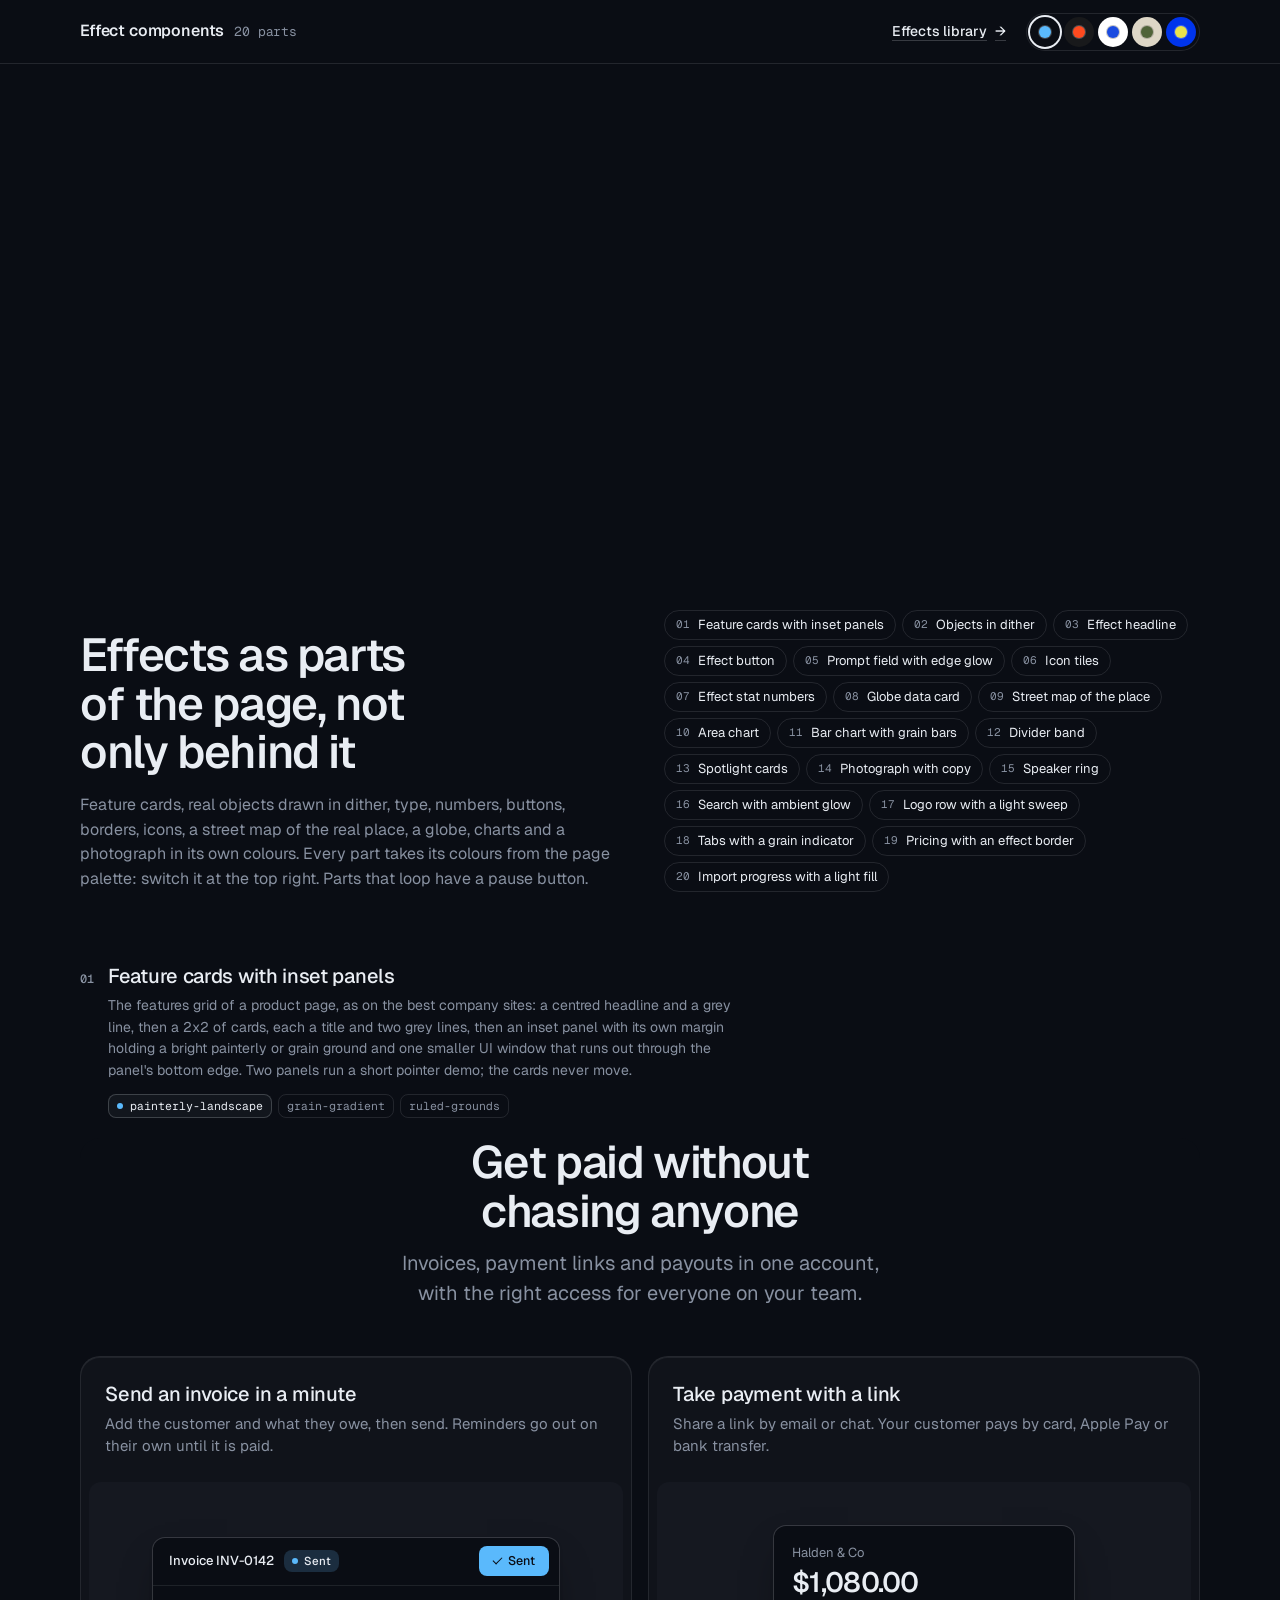
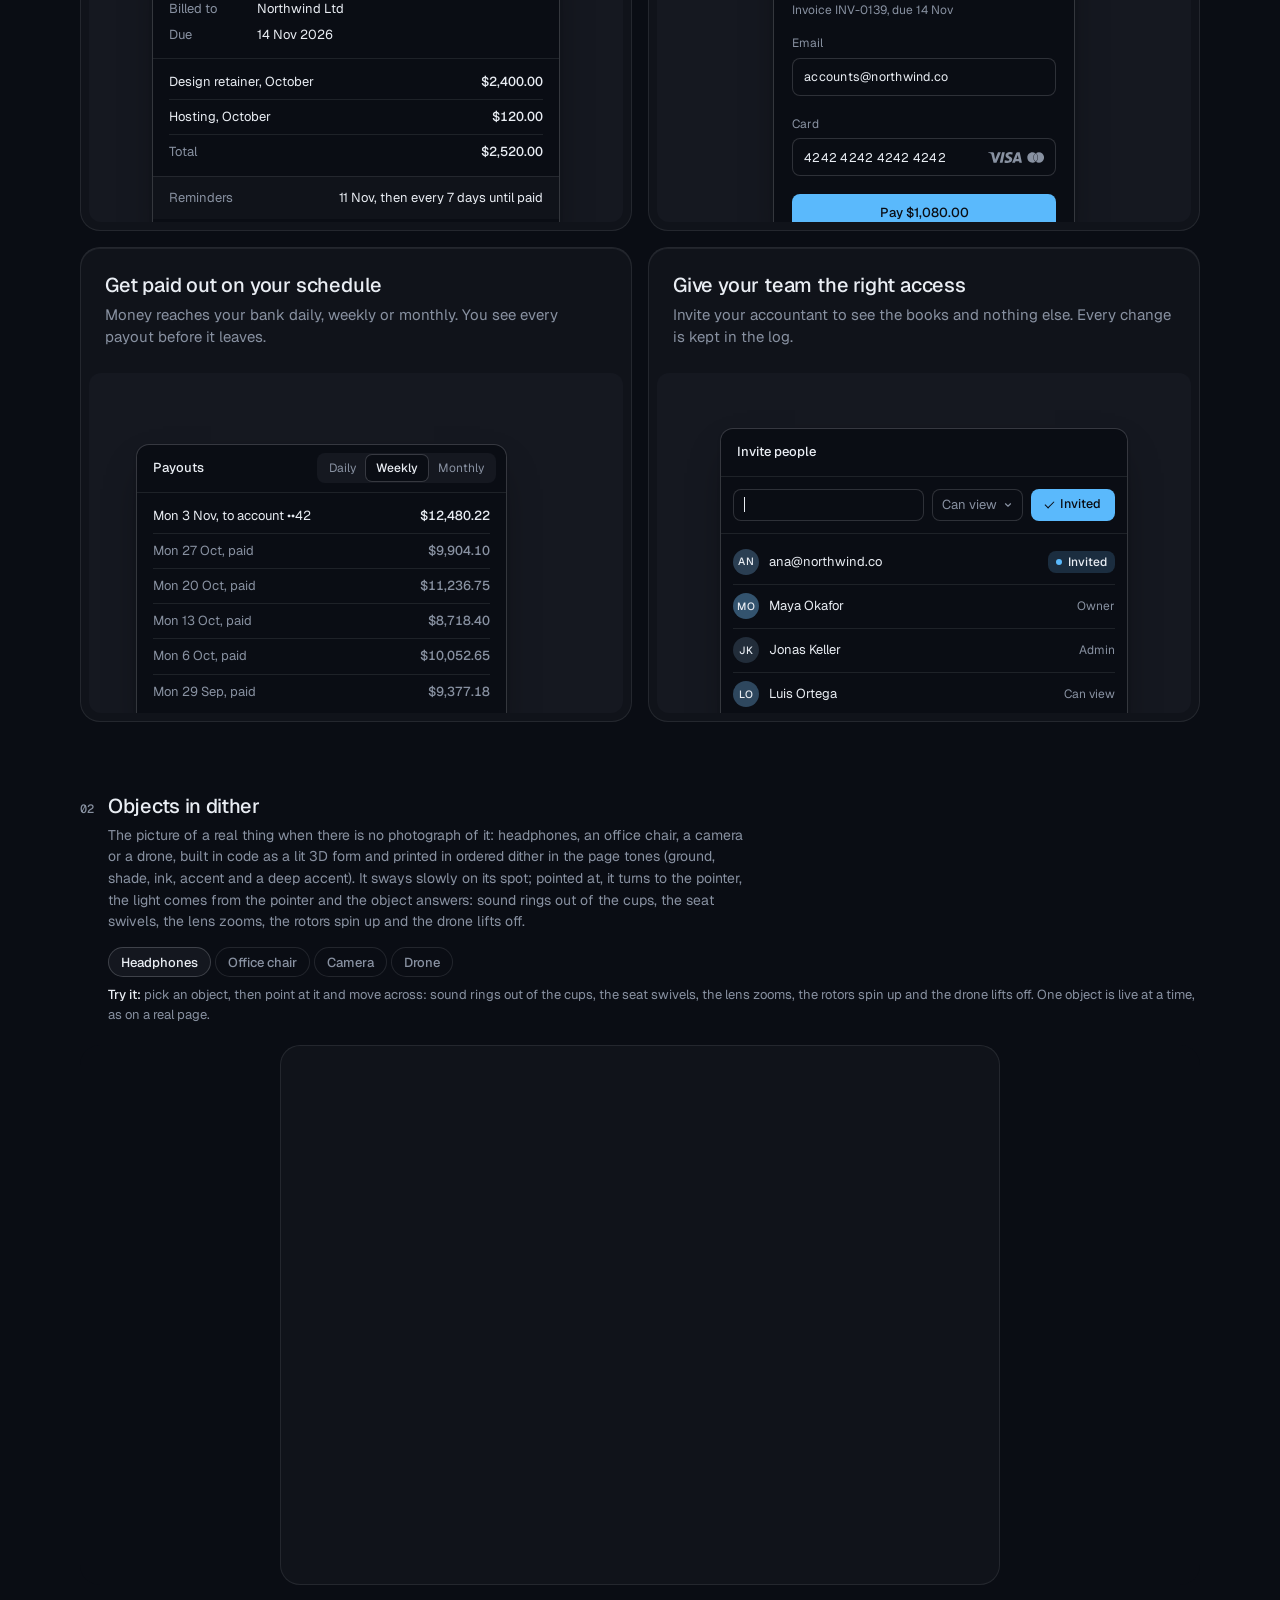
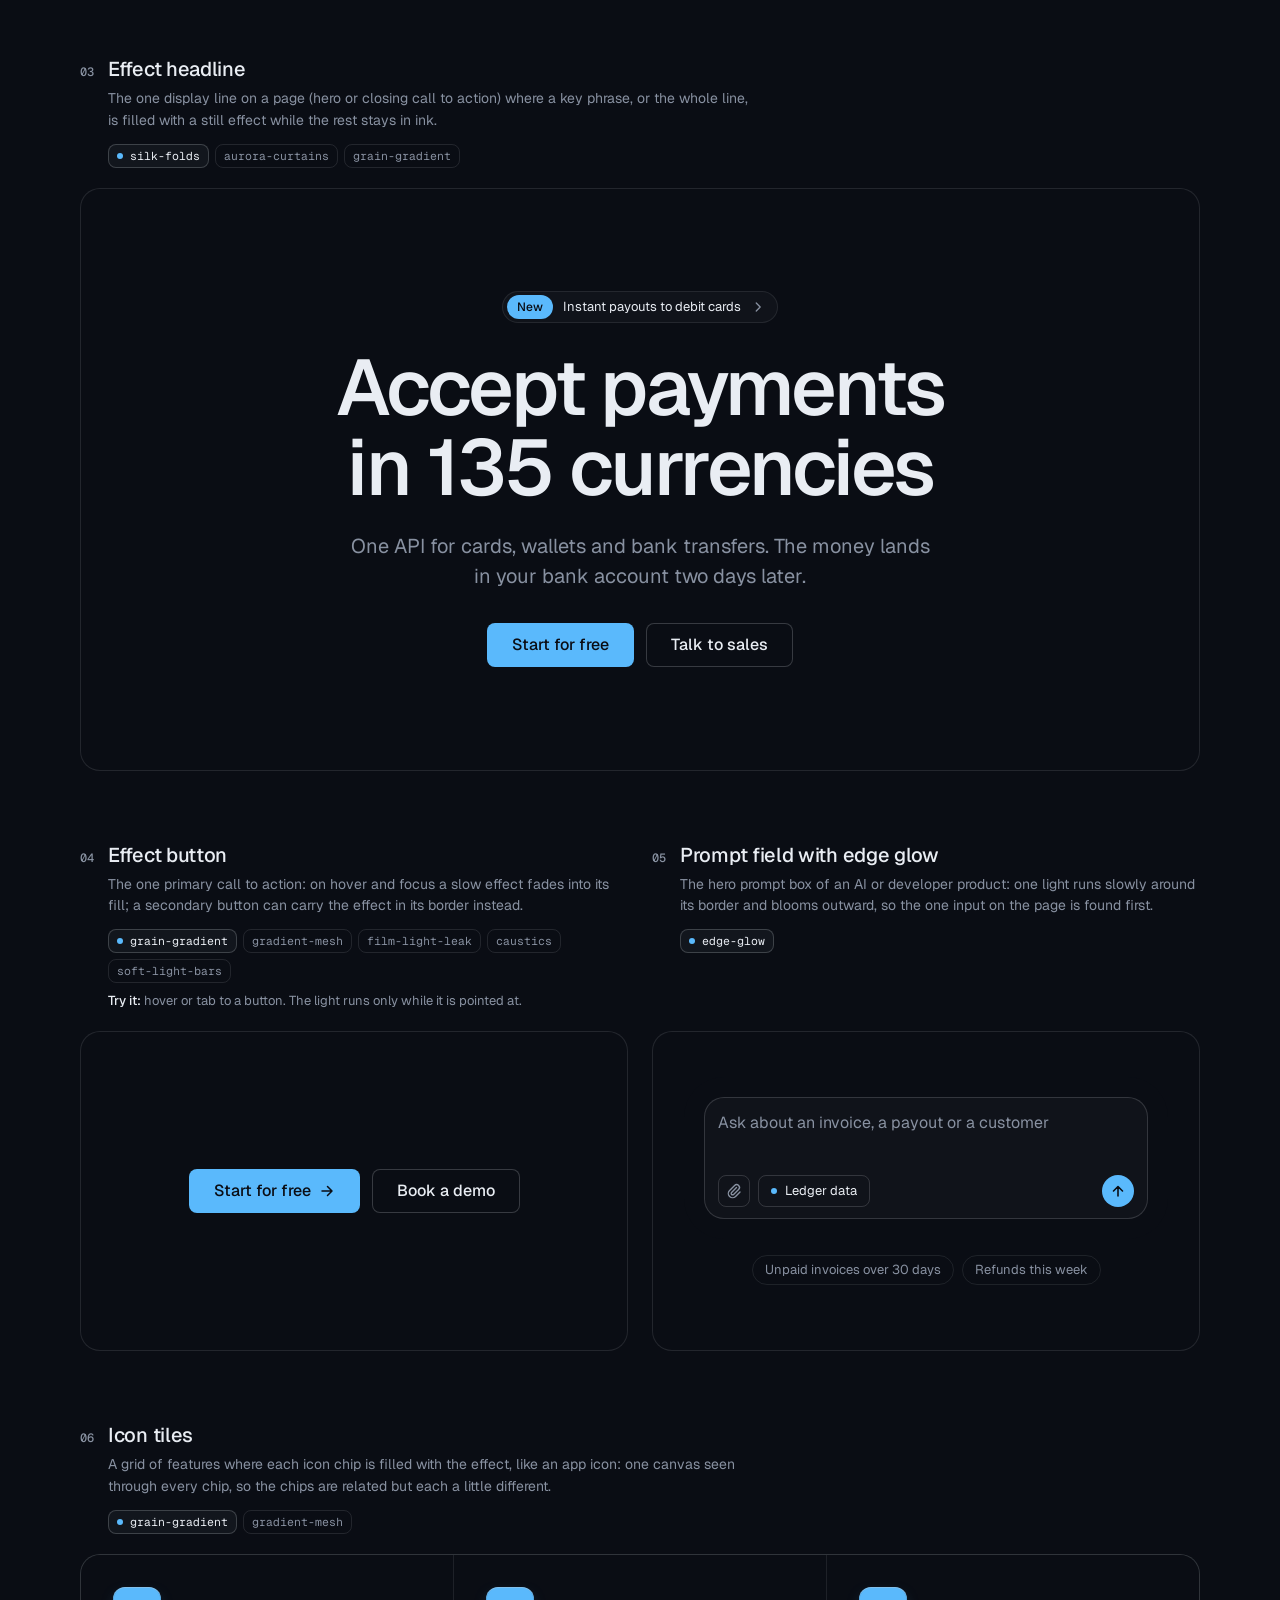
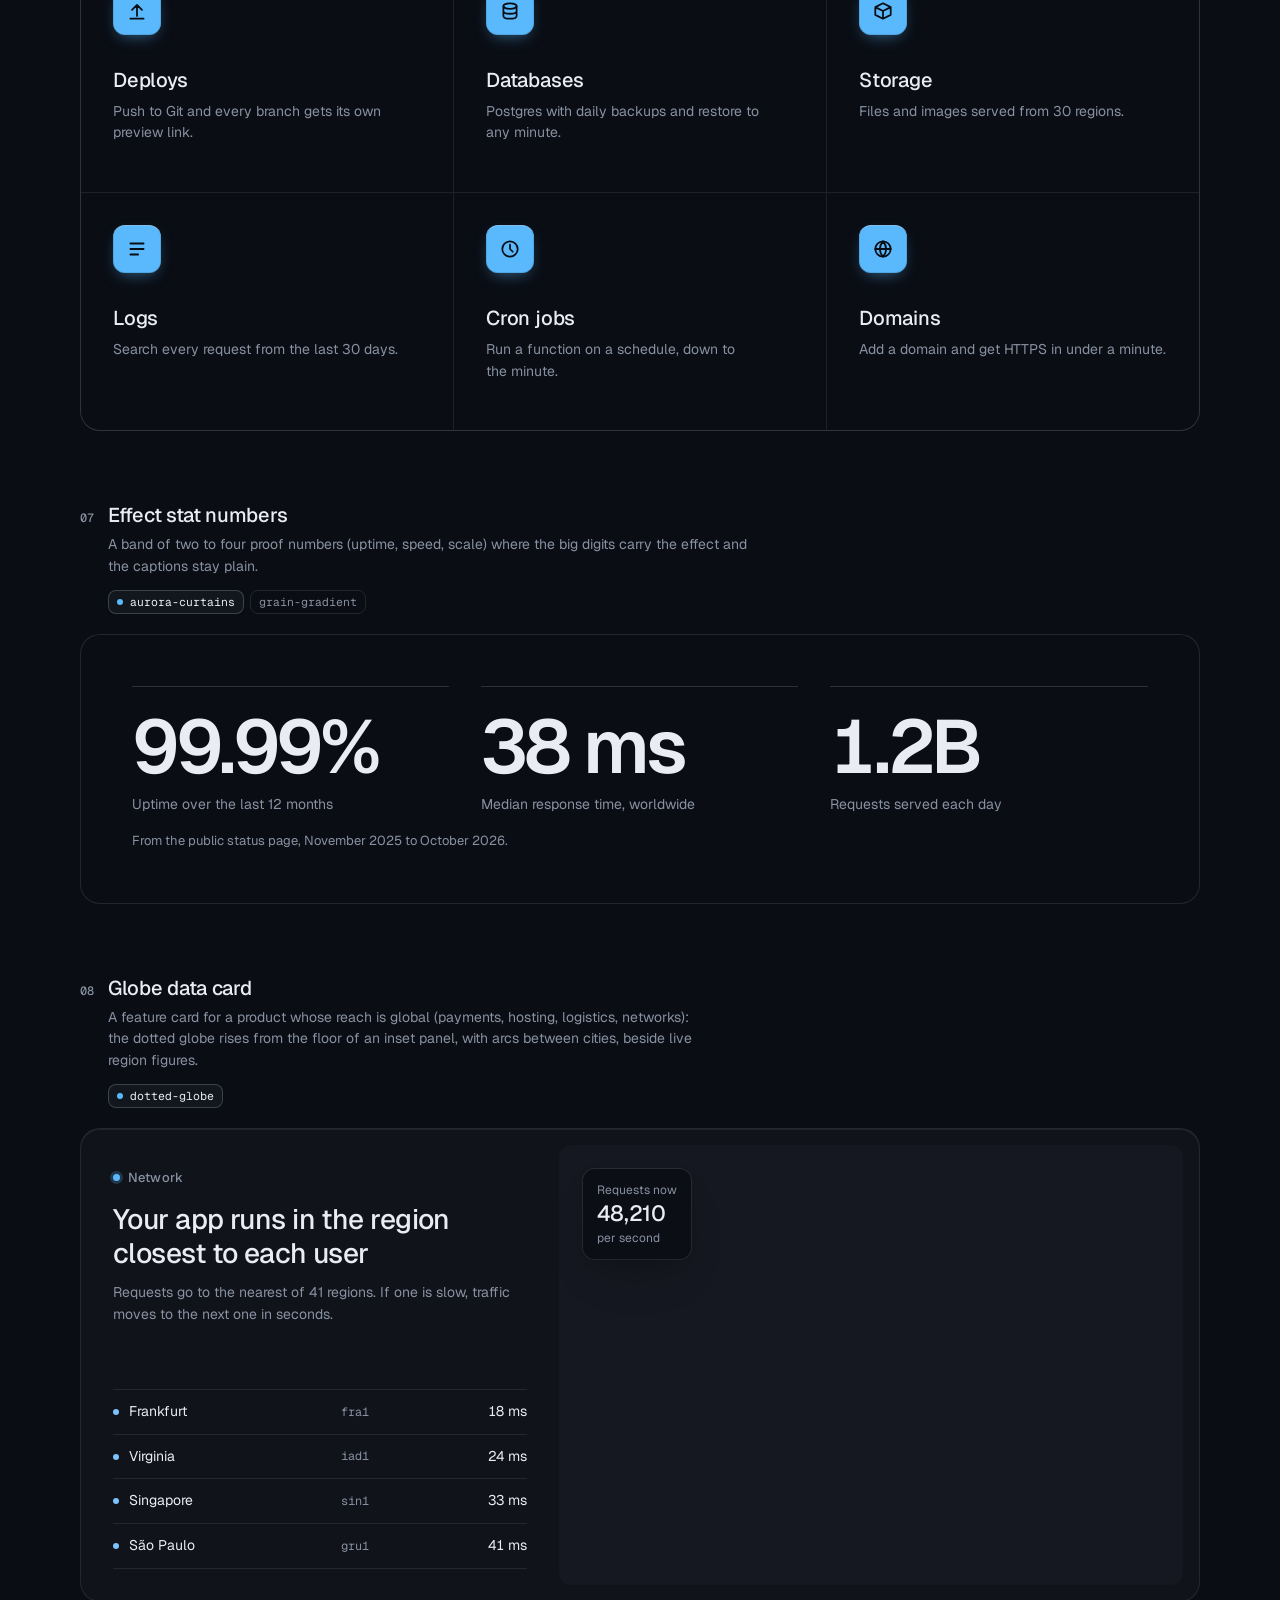
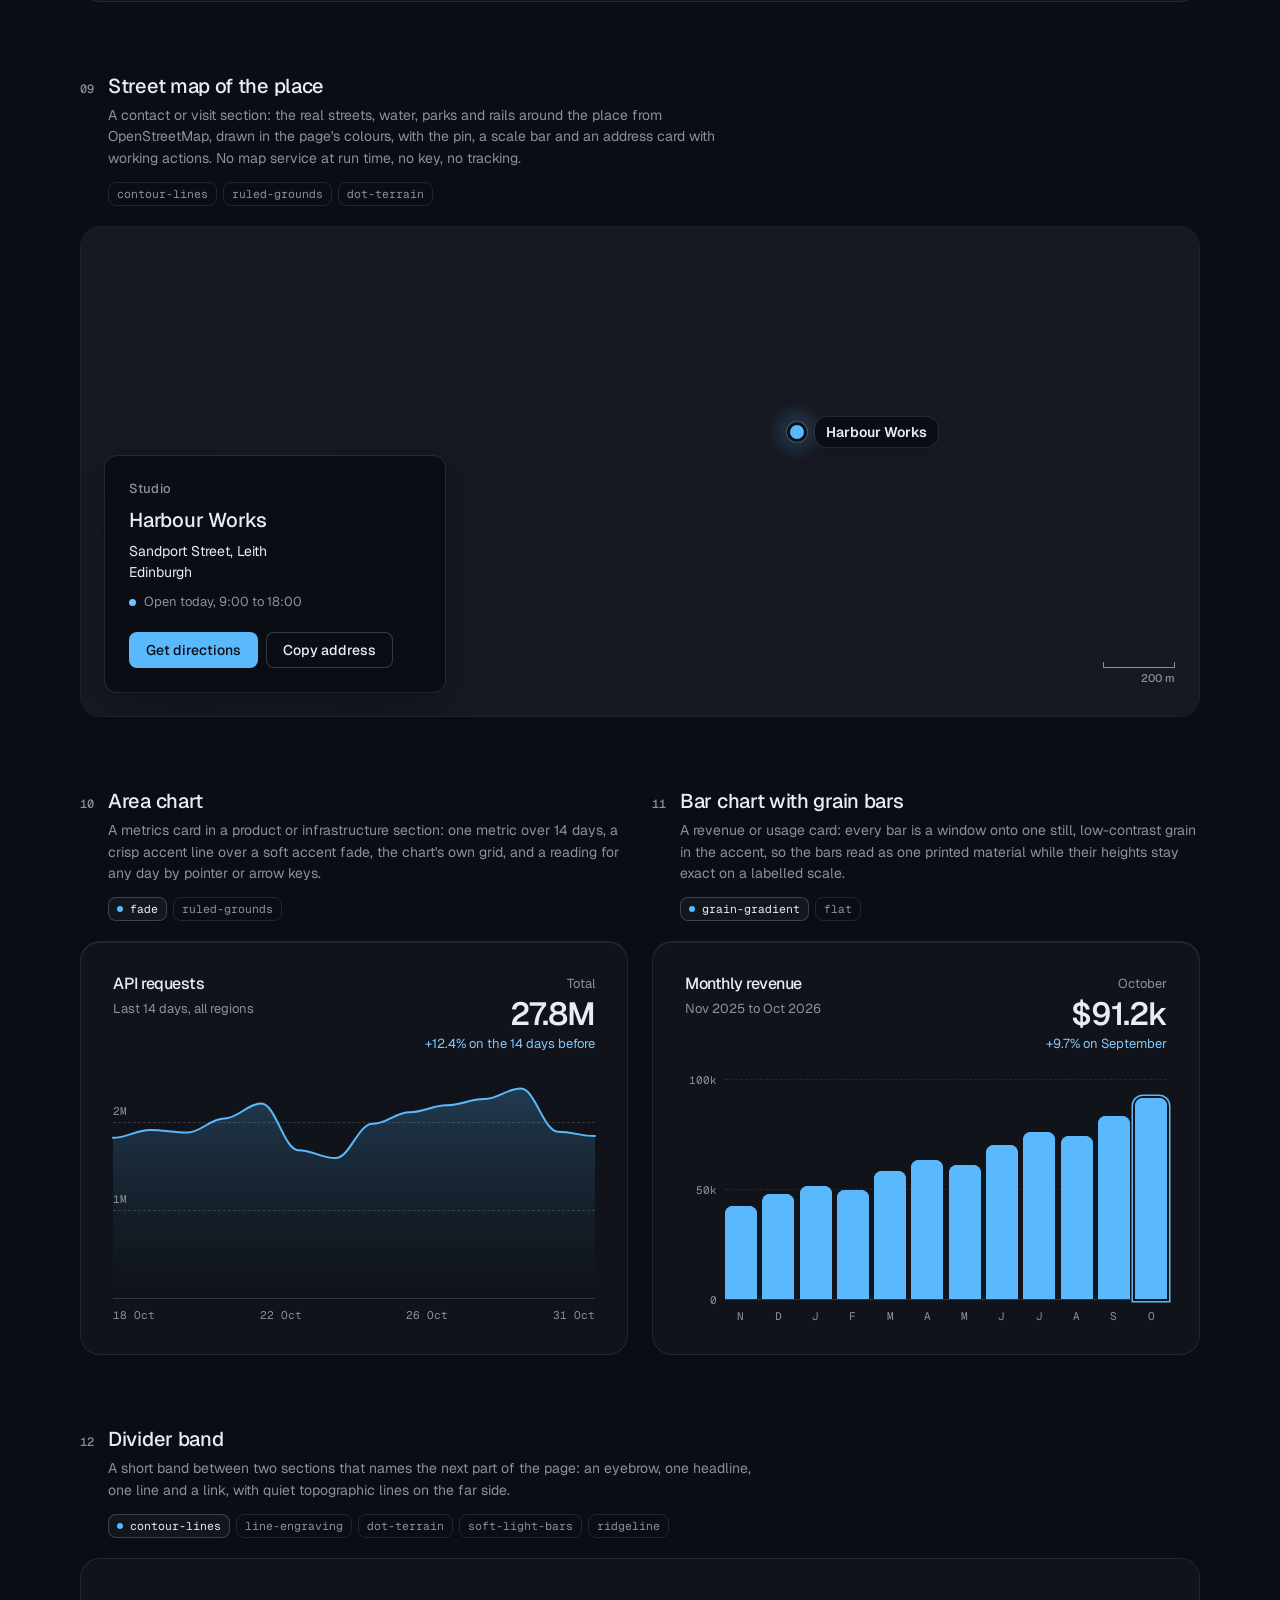
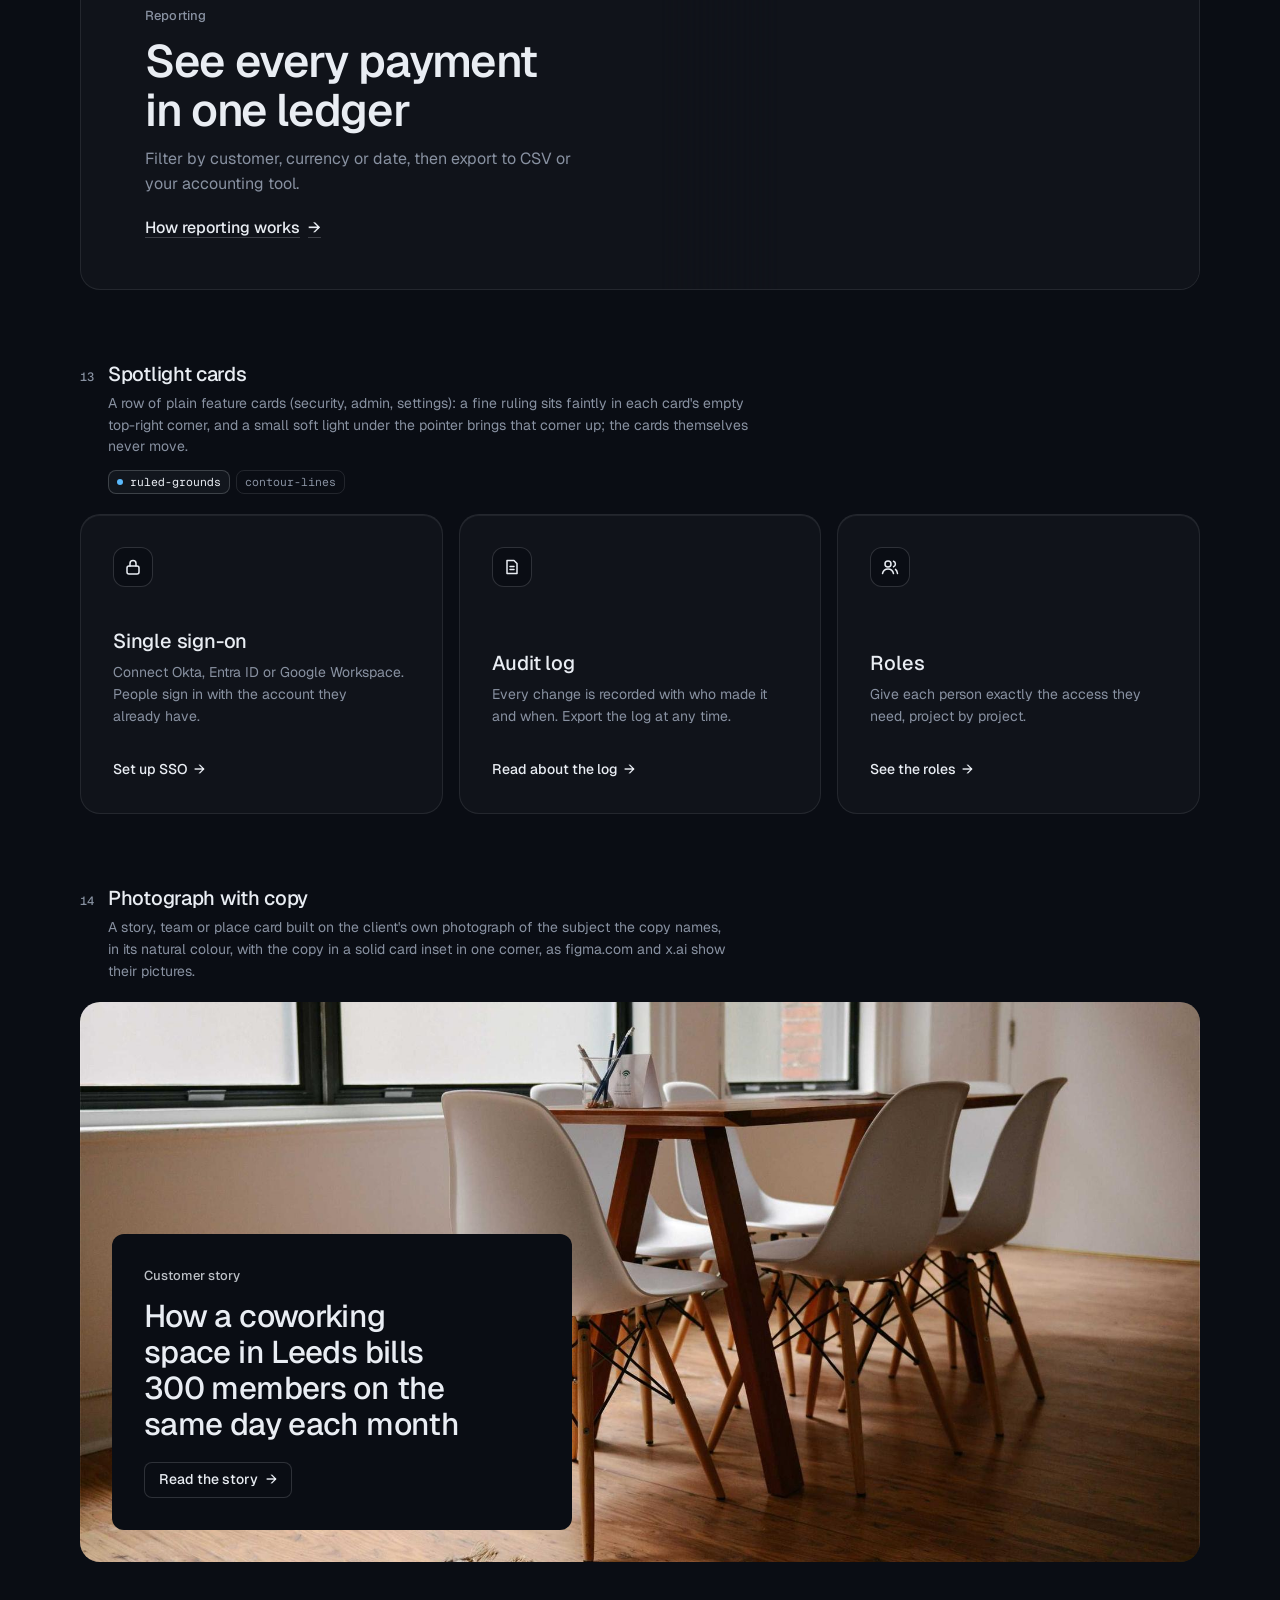
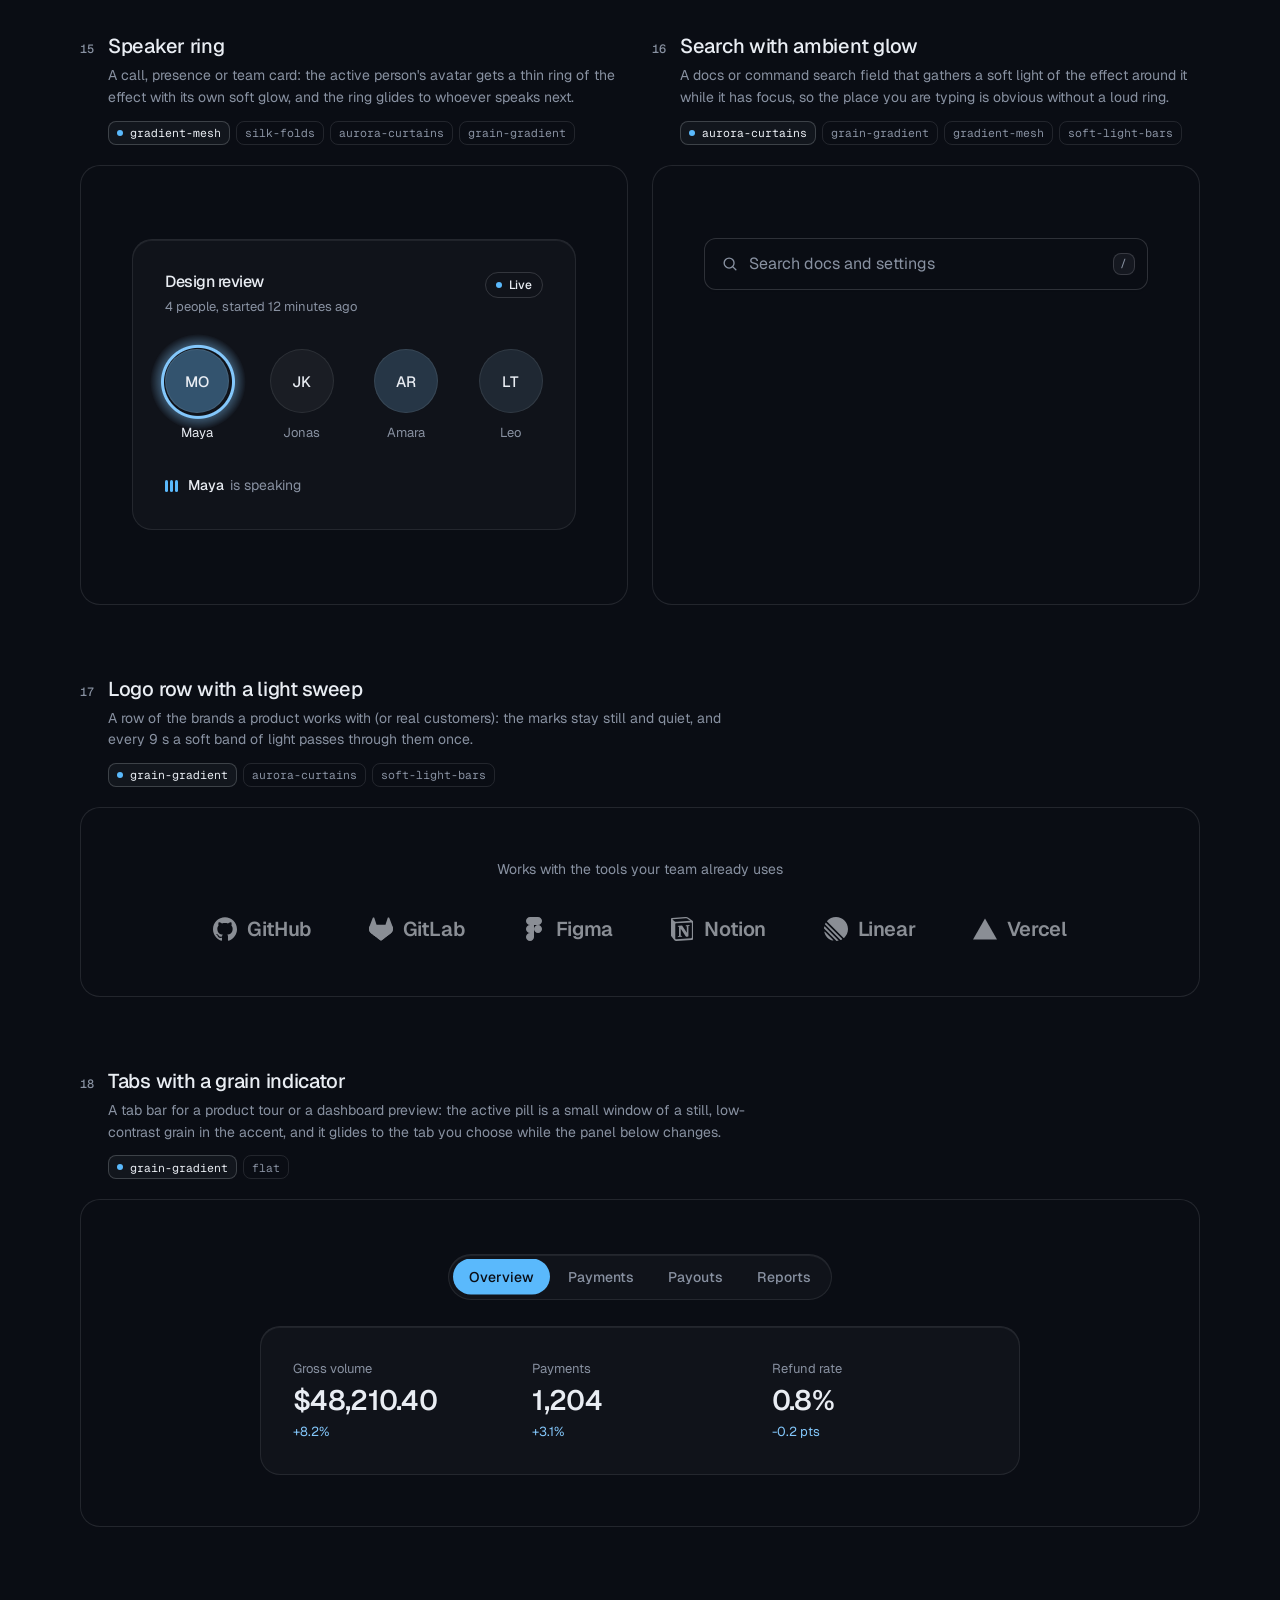
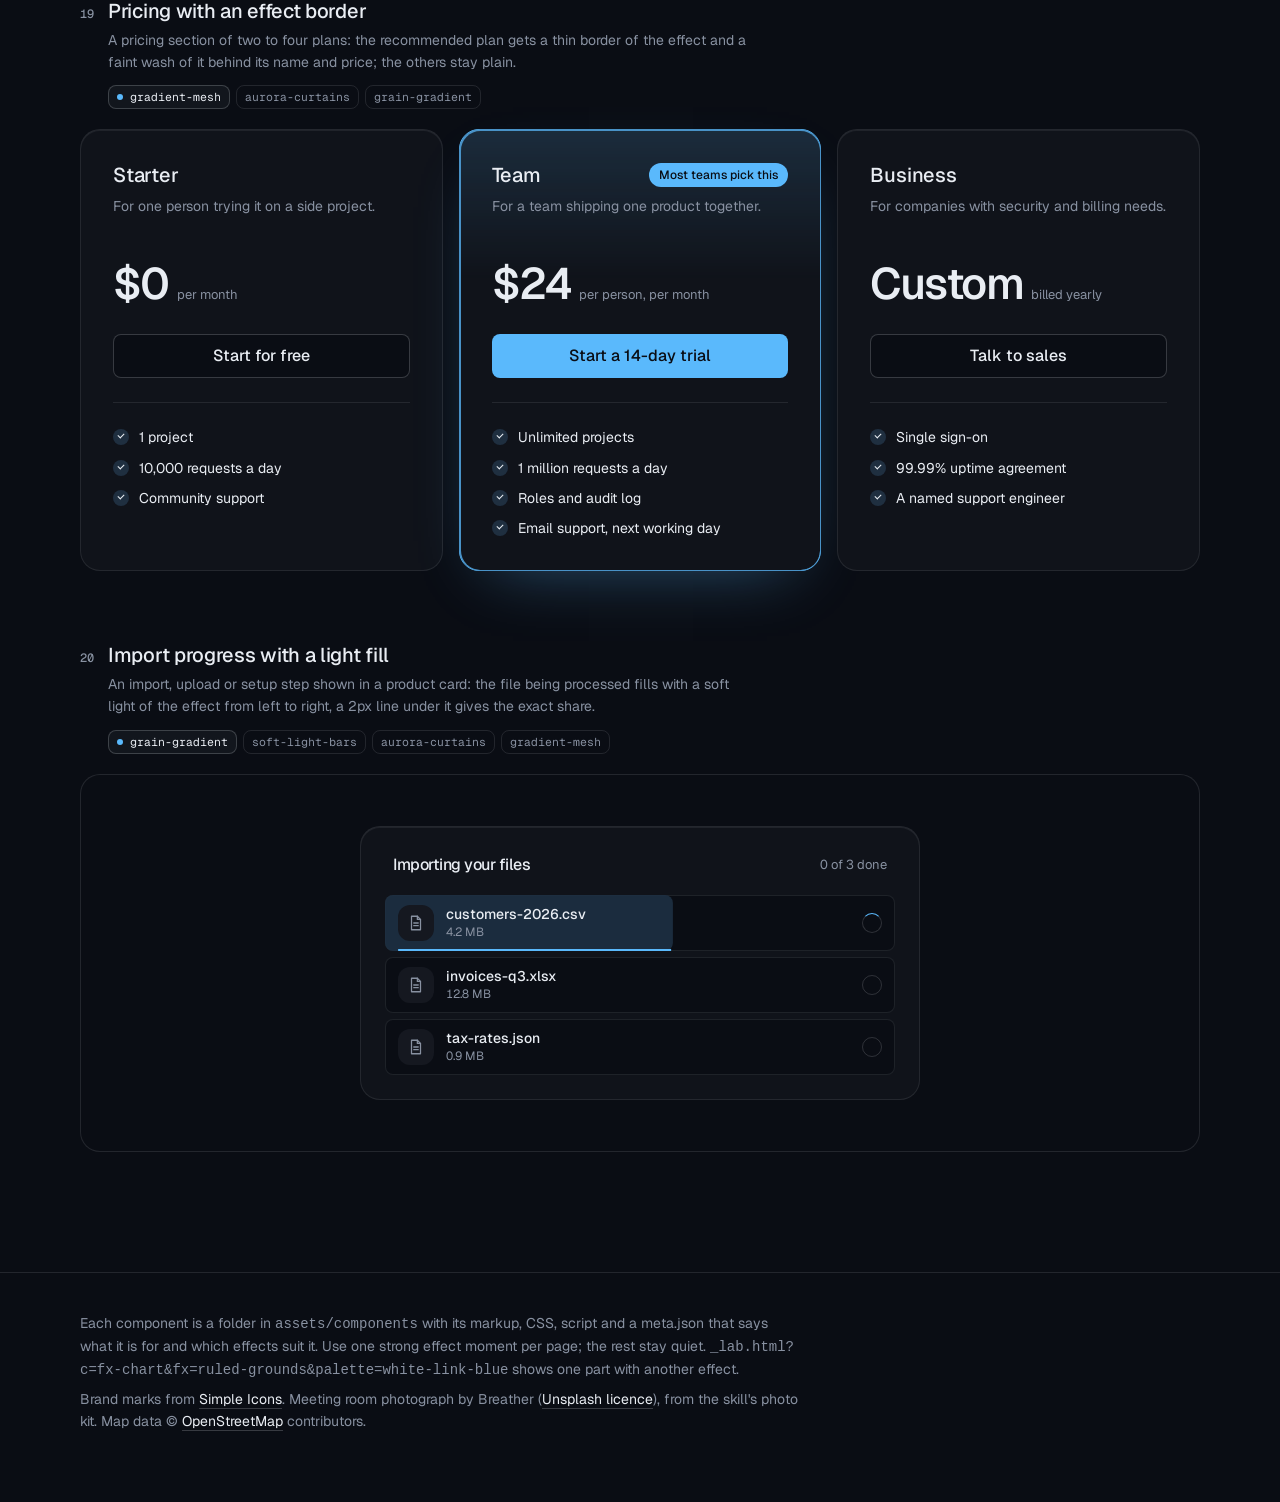
<file: assets/components/index.html>
<!doctype html>
<html lang="en" data-radius="soft">
<head>
<script>window.__tpGlMax = 16;   /* a gallery shows many live effects at once; a page of a site keeps the default 4 (fx.js) */</script>
<meta charset="utf-8">
<meta name="viewport" content="width=device-width, initial-scale=1">
<title>Effect components</title>
<link rel="preconnect" href="https://fonts.googleapis.com">
<link rel="preconnect" href="https://fonts.gstatic.com" crossorigin>
<link href="https://fonts.googleapis.com/css2?family=Geist:wght@100..900&family=Geist+Mono:wght@400..600&display=swap" rel="stylesheet">
<link rel="stylesheet" href="../system.css">
<link rel="stylesheet" href="./base.css">
<style>
  :root {
    --font-display: "Geist", system-ui, sans-serif;
    --font-text: "Geist", system-ui, sans-serif;
    --font-mono: "Geist Mono", ui-monospace, monospace;
    --display-weight: 560;
    --display-tracking: -0.03em;
    --container: 1200px;
  }
  body { min-height: 100vh; }
  .top {
    position: sticky; top: 0; z-index: 50; height: 64px; background: var(--bg);
    border-bottom: 1px solid var(--line);
  }
  .top .container { height: 100%; display: flex; align-items: center; justify-content: space-between; gap: 16px; }
  .brand { display: flex; align-items: center; gap: 10px; font-weight: 560; letter-spacing: -0.01em; }
  .brand small { font: 400 13px/1 var(--font-mono); color: var(--muted); }
  .top nav { display: flex; align-items: center; gap: 20px; }
  .top nav a.link { font-size: 14px; }
  .swatches { display: flex; gap: 4px; padding: 3px; border: 1px solid var(--line); border-radius: 999px; background: var(--bg); }
  .swatches button {
    width: 30px; height: 30px; border-radius: 999px; border: 0; padding: 0; cursor: pointer; position: relative;
    background: var(--sw-bg);
  }
  .swatches button::after {
    content: ""; position: absolute; inset: 9px; border-radius: 999px; background: var(--sw-accent);
    box-shadow: 0 0 0 1px color-mix(in oklab, var(--sw-ink) 25%, transparent);
  }
  .swatches button[aria-pressed="true"] { box-shadow: 0 0 0 2px var(--ink); }
  .swatches button:focus-visible { outline-offset: 3px; }

  .intro { padding-block: 64px 40px; display: grid; grid-template-columns: minmax(0, 6fr) minmax(0, 6fr); gap: 48px; align-items: end; }
  .intro h1 { font-size: clamp(34px, 2.2vw + 18px, 52px); line-height: 1.05; max-width: 15ch; }
  .intro p { margin-top: 16px; color: var(--muted); font-size: var(--t-body); line-height: 1.55; max-width: 52ch; }
  .index { display: flex; flex-wrap: wrap; gap: 6px; justify-content: flex-start; }
  @media (max-width: 1023px) { .intro { grid-template-columns: minmax(0, 1fr); gap: 28px; } }
  .index a {
    display: inline-flex; align-items: center; gap: 8px; height: 30px; padding: 0 11px; border-radius: 999px;
    border: 1px solid var(--line); font-size: 13px; color: var(--ink);
    transition: border-color var(--dur) var(--ease), background-color var(--dur) var(--ease);
  }
  .index a span { font-family: var(--font-mono); font-size: 11px; color: var(--muted); }
  .index a:hover { border-color: var(--line-strong); background: color-mix(in oklab, var(--ink) 4%, var(--bg)); }

  /* every part spans two rows of the list (its notes, its stage) as a subgrid, so the two parts of a
     half-width pair share one notes height and one stage height: their stages start and end level */
  .list { display: grid; grid-template-columns: repeat(2, minmax(0, 1fr)); column-gap: 24px; row-gap: 0; padding-bottom: 120px; }
  .sc { grid-column: 1 / -1; grid-row: span 2; display: grid; grid-template-rows: subgrid; row-gap: 20px; min-width: 0; scroll-margin-top: 88px; padding-top: 72px; }
  .sc:first-child { padding-top: 0; }
  .sc.is-half { grid-column: auto; }
  .sc.is-half .sc__stage:not(.is-center) { display: grid; }
  .sc__meta { display: grid; grid-template-columns: auto 1fr; column-gap: 14px; row-gap: 6px; align-items: baseline; align-content: start; }
  .sc__note { grid-column: 2; margin: 2px 0 0; font-size: 13px; color: var(--muted); }
  .sc__note::before { content: "Try it: "; color: var(--ink); font-weight: 500; }
  .sc__no { font: 500 12px/1 var(--font-mono); color: var(--muted); padding-top: 2px; }
  .sc__name { font: 500 20px/1.25 var(--font-text); letter-spacing: -0.015em; margin: 0; }
  .sc__for { grid-column: 2; color: var(--muted); font-size: 14px; line-height: 1.55; max-width: 72ch; margin: 0; }
  .sc__fx { grid-column: 2; display: flex; flex-wrap: wrap; gap: 6px; margin-top: 6px; }
  .sc__fx li {
    font: 400 11.5px/1 var(--font-mono); color: var(--muted); height: 24px; display: inline-flex; align-items: center;
    padding: 0 8px; border-radius: var(--r-sm); border: 1px solid var(--line);
  }
  .sc__fx li.is-on { color: var(--ink); border-color: var(--line-strong); background: color-mix(in oklab, var(--ink) 5%, var(--bg)); }
  .sc__fx li.is-on::before { content: ""; width: 6px; height: 6px; border-radius: 99px; background: var(--accent); margin-right: 7px; }
  .sc__stage {
    position: relative; min-width: 0; border: 1px solid var(--line); border-radius: var(--r-lg);
    padding: clamp(20px, 4vw, 56px); background: var(--bg);
  }
  .sc__stage.is-tall { padding-block: clamp(56px, 8vw, 120px); }
  .sc__stage.is-flush { padding: 0; border: 0; }
  .sc__stage.is-center { display: grid; place-items: center; min-height: 320px; }
  /* one object, at a size a page would give it */
  #fx-dither-object .sc__stage { display: grid; justify-items: center; }
  #fx-dither-object .cx-obj { width: min(100%, 720px); }
  .sc__pick { grid-column: 2; display: flex; flex-wrap: wrap; gap: 4px; margin-top: 8px; }
  .sc__pick button {
    height: 30px; padding: 0 12px; border-radius: 999px; border: 1px solid var(--line); background: var(--bg);
    font: 500 13px/1 var(--font-text); color: var(--muted); cursor: pointer;
  }
  .sc__pick button:hover { color: var(--ink); border-color: var(--line-strong); }
  .sc__pick button[aria-pressed="true"] { color: var(--ink); border-color: var(--line-strong); background: color-mix(in oklab, var(--ink) 6%, var(--bg)); }
  /* the search list opens below its field: leave it room inside the frame */
  #fx-search .sc__stage { min-height: 440px; place-items: start center; padding-top: 72px; }
  .sc__stage:empty::after { content: "Loading"; color: var(--muted); font-size: 13px; }

  .foot { border-top: 1px solid var(--line); padding: 40px 0 64px; color: var(--muted); font-size: 14px; }
  .foot p { max-width: 80ch; margin: 0 0 8px; }
  .foot a { color: var(--ink); text-decoration: underline; text-decoration-color: var(--line-strong); text-underline-offset: 4px; }

  @media (max-width: 899px) {
    .list { grid-template-columns: minmax(0, 1fr); }
    .sc.is-half { grid-column: 1 / -1; }
    .top nav a.link { display: none; }
  }
  @media (max-width: 639px) {
    .intro { padding-block: 48px 32px; }
    .sc { padding-top: 48px; }
    .sc__meta { grid-template-columns: 1fr; }
    .sc__no { display: none; }
    .sc__for, .sc__fx, .sc__note, .sc__pick { grid-column: 1; }
    .sc__stage.is-center { min-height: 240px; }
    .brand small { display: none; }
  }
</style>
</head>
<body>
<header class="top">
  <div class="container">
    <div class="brand">Effect components <small id="count"></small></div>
    <nav aria-label="Palette and links">
      <a class="link" href="../effects/gallery.html">Effects library</a>
      <div class="swatches" id="swatches" role="group" aria-label="Page palette"></div>
    </nav>
  </div>
</header>

<main>
  <section class="intro container">
    <div>
      <h1>Effects as parts of the page, not only behind it</h1>
      <p id="lede">Feature cards, real objects drawn in dither, type, numbers, buttons, borders, icons, a street map of the real place, a globe, charts and a photograph in its own colours. Every part takes its colours from the page palette: switch it at the top right. Parts that loop have a pause button.</p>
    </div>
    <nav class="index" id="index" aria-label="Components"></nav>
  </section>
  <div class="container list" id="list"></div>
</main>

<footer class="foot">
  <div class="container">
    <p>Each component is a folder in <code>assets/components</code> with its markup, CSS, script and a meta.json that says what it is for and which effects suit it. Use one strong effect moment per page; the rest stay quiet. <code>_lab.html?c=fx-chart&amp;fx=ruled-grounds&amp;palette=white-link-blue</code> shows one part with another effect.</p>
    <p>Brand marks from <a href="https://simpleicons.org/">Simple Icons</a>. Meeting room photograph by Breather (<a href="https://unsplash.com/photos/DEdM9Vs6s8w">Unsplash licence</a>), from the skill's photo kit. Map data © <a href="https://www.openstreetmap.org/copyright">OpenStreetMap</a> contributors.</p>
  </div>
</footer>

<script type="module">
  import fx from '../effects/fx.js';

  // component id, layout and stage style, in page order
  const COMPONENTS = [
    { id: 'fx-feature-card', stage: 'is-flush' },
    { id: 'fx-dither-object', stage: 'is-flush', note: 'pick an object, then point at it and move across: sound rings out of the cups, the seat swivels, the lens zooms, the rotors spin up and the drone lifts off. One object is live at a time, as on a real page.' },
    { id: 'fx-headline', stage: 'is-tall' },
    { id: 'fx-button', half: true, stage: 'is-center', note: 'hover or tab to a button. The light runs only while it is pointed at.' },
    { id: 'fx-prompt', half: true, stage: 'is-center' },
    { id: 'fx-icon-tiles', stage: 'is-flush' },
    { id: 'fx-stat' },
    { id: 'fx-globe', stage: 'is-flush' },
    { id: 'fx-map', stage: 'is-flush' },
    { id: 'fx-chart', half: true, stage: 'is-flush' },
    { id: 'fx-bars', half: true, stage: 'is-flush' },
    { id: 'fx-band', stage: 'is-flush' },
    { id: 'fx-spotlight', stage: 'is-flush' },
    { id: 'fx-photo', stage: 'is-flush' },
    { id: 'fx-avatar', half: true, stage: 'is-center' },
    { id: 'fx-search', half: true, stage: 'is-center' },
    { id: 'fx-logos' },
    { id: 'fx-tabs' },
    { id: 'fx-pricing', stage: 'is-flush' },
    { id: 'fx-progress', stage: 'is-center' },
  ];

  const PALETTES = [
    { id: 'blue-black-cornflower', name: 'Night, cornflower', bg: '#0a0d14', surface: '#131824', ink: '#e9edf3', muted: '#8891a1', accent: '#5ab9fc', accentInk: '#0a0d14' },
    { id: 'graphite-safety-orange', name: 'Graphite, orange', bg: '#18191b', surface: '#222427', ink: '#eff0f1', muted: '#9c9ea3', accent: '#ff4a1f', accentInk: '#18191b' },
    { id: 'white-link-blue', name: 'White, blue', bg: '#ffffff', surface: '#f4f4f4', ink: '#111111', muted: '#6b6b6b', accent: '#1a4be0', accentInk: '#ffffff' },
    { id: 'moss-sand', name: 'Sand, moss', bg: '#ddd6c6', surface: '#d2cab8', ink: '#2a2a26', muted: '#59574e', accent: '#4f6238', accentInk: '#ffffff' },
    { id: 'cobalt-field', name: 'Cobalt field', bg: '#0034eb', surface: '#002fd6', ink: '#ffffff', muted: '#dfe4f2', accent: '#e9e34a', accentInk: '#111111' },
  ];

  const q = new URLSearchParams(location.search);
  if (q.has('time')) fx.setClock(+q.get('time'));
  if (q.has('fallback')) fx.config.forceFallback = true;
  const only = q.get('only') ? q.get('only').split(',') : null;
  const list = document.getElementById('list');
  const index = document.getElementById('index');
  const swatches = document.getElementById('swatches');

  /*
    The budget: a laptop's integrated GPU shares its memory with everything else, so this page never
    holds more than 4 live WebGL contexts. A part is started when it comes near the viewport and
    destroyed when it leaves it; still parts draw once and free their context; fx.js frees any idle
    off-screen context past 4. liveGL() counts the contexts that are open right now.
  */
  fx.config.maxLive = 4;
  const contexts = new Set();
  let peakGL = 0;
  const getContext = HTMLCanvasElement.prototype.getContext;
  HTMLCanvasElement.prototype.getContext = function (type, ...rest) {
    const c = getContext.call(this, type, ...rest);
    if (c && /webgl/i.test(type) && !contexts.has(c)) { contexts.add(c); peakGL = Math.max(peakGL, liveGL()); }
    return c;
  };
  function liveGL() {
    for (const c of contexts) if (c.isContextLost()) contexts.delete(c);
    return contexts.size;
  }

  // the dither object: one live at a time, switched here (a real page shows one object)
  const OBJECTS = {
    headphones: ['Headphones', 'Over-ear, wireless'],
    chair: ['Office chair', 'Swivel seat on five castors'],
    camera: ['Camera', 'Mirrorless, with a zoom lens'],
    drone: ['Drone', 'Four rotors and a camera'],
  };
  let object = OBJECTS[q.get('object')] ? q.get('object') : 'headphones';
  // print (ordered dither, the default) or studio (a smooth shaded render: no picker until it is anti-aliased; ?render=studio)
  let render = q.get('render') === 'studio' ? 'studio' : 'print';

  function applyPalette(p) {
    const c = fx.color;
    const action = c.contrast(p.accent, p.bg) >= 2.2 ? p.accent : p.ink;
    const actionInk = action === p.accent ? p.accentInk : p.bg;
    const s = document.documentElement.style;
    const set = (k, v) => s.setProperty(k, v);
    set('--p-bg', p.bg); set('--p-surface', p.surface); set('--p-ink', p.ink); set('--p-muted', p.muted);
    set('--p-accent', p.accent); set('--p-accent-ink', p.accentInk); set('--p-action', action); set('--p-action-ink', actionInk);
    document.documentElement.style.colorScheme = c.isDark(p.bg) ? 'dark' : 'light';
    for (const b of swatches.children) b.setAttribute('aria-pressed', String(b.dataset.id === p.id));
  }

  async function load(entry) {
    const base = `./${entry.id}/`;
    const [meta, html, mod] = await Promise.all([
      fetch(base + 'meta.json').then(r => (r.ok ? r.json() : null)),
      fetch(base + 'component.html').then(r => (r.ok ? r.text() : null)),
      import(base + 'component.js').catch(err => { console.warn(entry.id, err); return null; }),
    ]).catch(() => [null, null, null]);
    if (!meta || !html || !mod) return null;
    const link = document.createElement('link');
    link.rel = 'stylesheet';
    link.href = base + 'component.css';
    document.head.append(link);
    await new Promise(r => { link.onload = link.onerror = r; });
    return { ...entry, meta, html, mod };
  }

  function section(e, n) {
    const s = document.createElement('section');
    s.className = 'sc' + (e.half ? ' is-half' : '');
    s.id = e.id;
    const fxList = (e.meta.effects || []).map(id => `<li class="${id === e.meta.default ? 'is-on' : ''}">${id}</li>`).join('');
    const pick = e.id === 'fx-dither-object'
      ? `<div class="sc__pick" role="group" aria-label="Object">${Object.keys(OBJECTS).map(k => `<button type="button" data-object="${k}" aria-pressed="${k === object}">${OBJECTS[k][0]}</button>`).join('')}</div>`
      : '';
    s.innerHTML = `
      <div class="sc__meta">
        <span class="sc__no">${String(n).padStart(2, '0')}</span>
        <h2 class="sc__name">${e.meta.name}</h2>
        <p class="sc__for">${e.meta.for}</p>
        ${fxList ? `<ul class="sc__fx" aria-label="Effects that suit it">${fxList}</ul>` : ''}
        ${pick}
        ${e.note ? `<p class="sc__note">${e.note}</p>` : ''}
      </div>
      <div class="sc__stage ${e.stage || ''}"></div>`;
    return s;
  }

  // the markup is placed at once (the page keeps its full height); the scripts run only near the viewport
  function markup(e) {
    const stage = e.section.querySelector('.sc__stage');
    stage.innerHTML = e.html;
    if (e.id === 'fx-dither-object') {
      const fig = stage.querySelector('.cx-obj');
      fig.dataset.cxObject = object;
      if (render === 'studio') fig.dataset.cxRender = 'studio'; else delete fig.dataset.cxRender;
      fig.querySelector('.cx-obj__stage').removeAttribute('aria-label');
    }
    return stage;
  }
  function start(e) {
    if (e.ctrl) return;
    const stage = markup(e);
    try { e.ctrl = e.mod.default(stage.firstElementChild || stage) || { destroy() {} }; } catch (err) { console.error(e.id, err); e.ctrl = { destroy() {} }; }
  }
  function stop(e) {
    if (!e.ctrl) return;
    try { e.ctrl.destroy?.(); } catch (err) { console.warn(e.id, err); }
    fx.unmountAll(e.section);
    e.ctrl = null;
  }

  function setPalette(p, entries) {
    entries.forEach(stop);
    applyPalette(p);
    try { localStorage.setItem('cx-palette', p.id); } catch (_) {}
    requestAnimationFrame(() => entries.forEach(e => (e.near ? start(e) : markup(e))));
  }

  let saved = null;
  try { saved = localStorage.getItem('cx-palette'); } catch (_) {}
  const first = PALETTES.find(p => p.id === q.get('palette')) || PALETTES.find(p => p.id === saved) || PALETTES[0];
  for (const p of PALETTES) {
    const b = document.createElement('button');
    b.type = 'button';
    b.dataset.id = p.id;
    b.title = p.name;
    b.setAttribute('aria-label', p.name);
    b.style.setProperty('--sw-bg', p.bg);
    b.style.setProperty('--sw-accent', p.accent);
    b.style.setProperty('--sw-ink', p.ink);
    swatches.append(b);
  }
  applyPalette(first);

  const wanted = COMPONENTS.filter(c => !only || only.includes(c.id));
  const entries = (await Promise.all(wanted.map(load))).filter(Boolean);
  document.getElementById('count').textContent = `${entries.length} parts`;
  entries.forEach((e, i) => {
    e.section = section(e, i + 1);
    list.append(e.section);
    markup(e);
    const a = document.createElement('a');
    a.href = '#' + e.id;
    a.innerHTML = `<span>${String(i + 1).padStart(2, '0')}</span>${e.meta.name}`;
    index.append(a);
  });
  await document.fonts.ready;
  const near = new IntersectionObserver(seen => {
    for (const en of seen) {
      const e = entries.find(x => x.section === en.target);
      if (!e) continue;
      e.near = en.isIntersecting;
      if (e.near) start(e); else stop(e);
    }
  }, { rootMargin: '10% 0px' });
  entries.forEach(e => near.observe(e.section));
  setTimeout(() => { document.documentElement.dataset.ready = '1'; }, 1500);

  swatches.addEventListener('click', ev => {
    const b = ev.target.closest('button');
    if (!b) return;
    const p = PALETTES.find(x => x.id === b.dataset.id);
    if (p) setPalette(p, entries);
  });
  list.addEventListener('click', ev => {
    const b = ev.target.closest('[data-object], [data-render]');
    if (!b || !(OBJECTS[b.dataset.object] || b.dataset.render)) return;
    if (b.dataset.render) render = b.dataset.render; else object = b.dataset.object;
    b.parentElement.querySelectorAll('button').forEach(x => x.setAttribute('aria-pressed', String(x === b)));
    const e = entries.find(x => x.id === 'fx-dither-object');
    stop(e);
    if (e.near) start(e); else markup(e);
  });
  window.__cx = {
    entries,
    setPalette: id => setPalette(PALETTES.find(p => p.id === id), entries),
    setObject: k => list.querySelector(`[data-object="${k}"]`)?.click(),
    gl: () => ({ live: liveGL(), peak: peakGL, started: entries.filter(e => e.ctrl).map(e => e.id) }),
  };
</script>

</body>
</html>
</file>
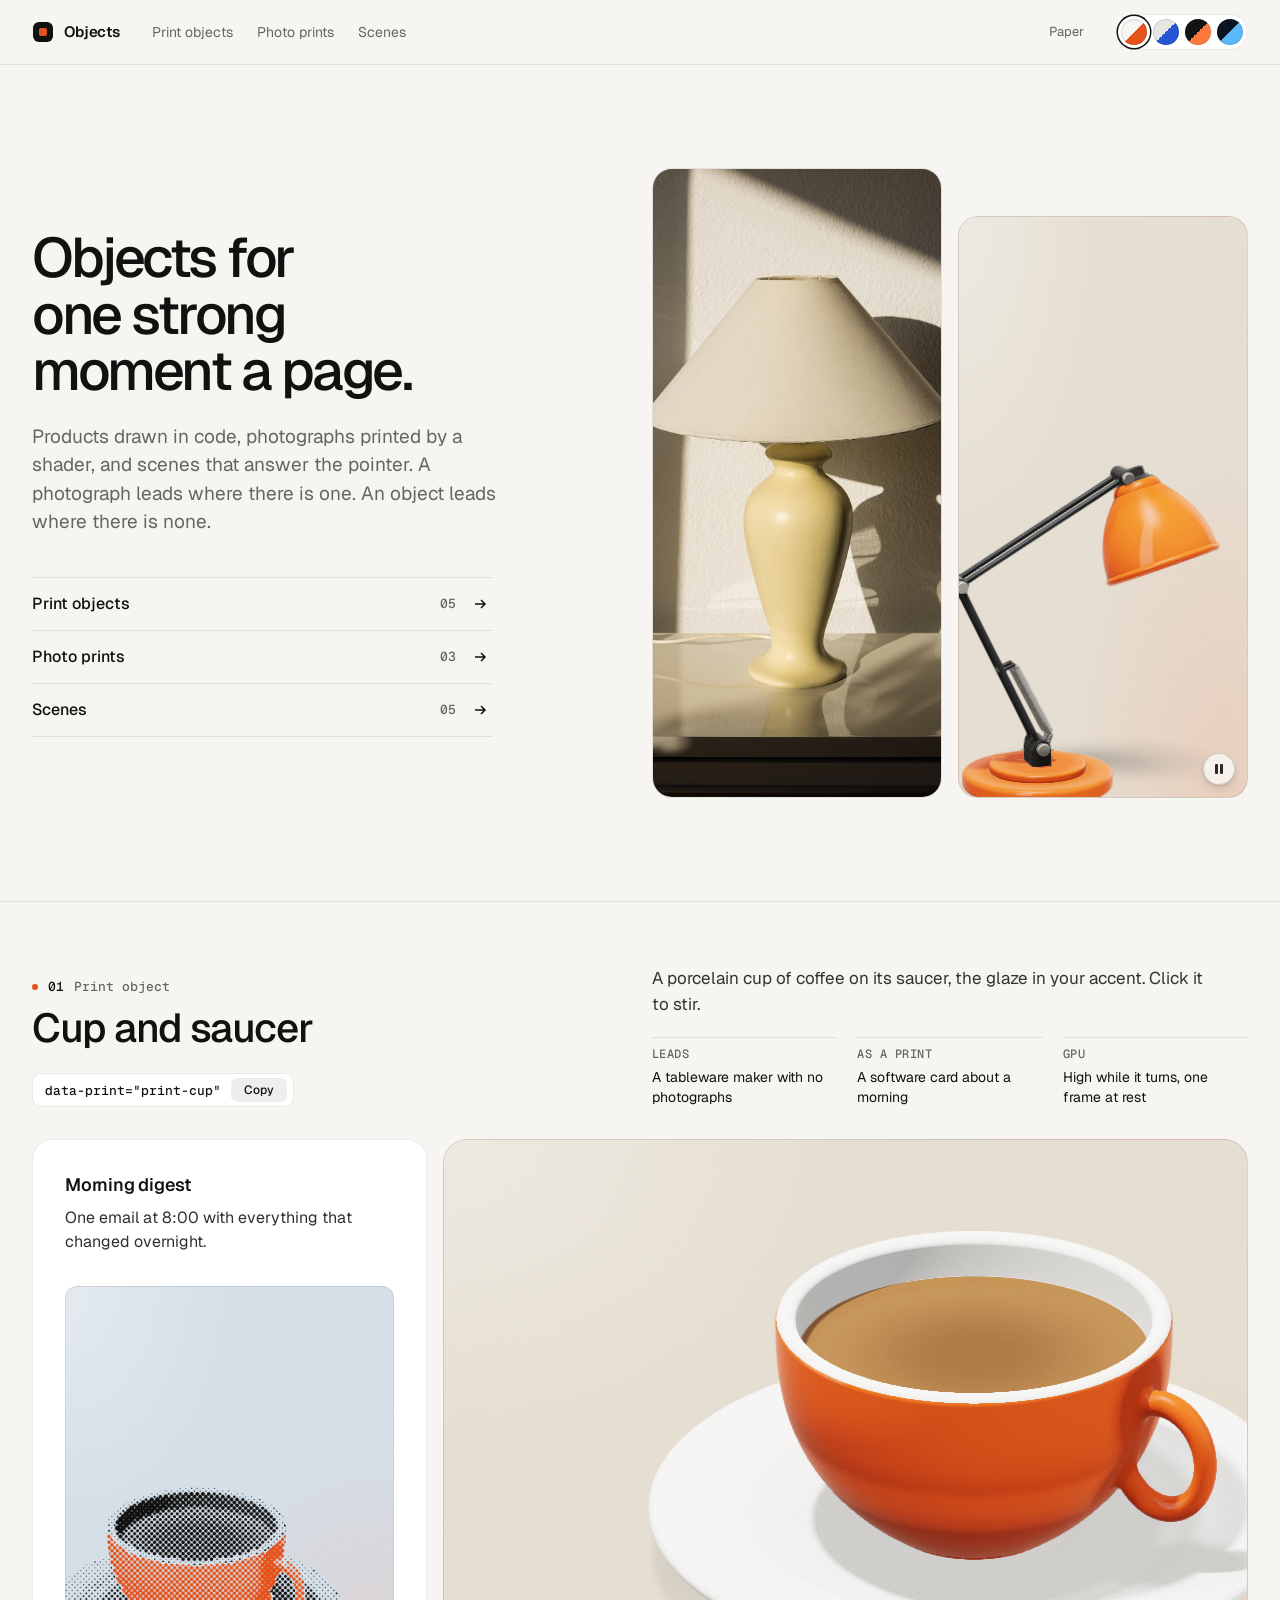
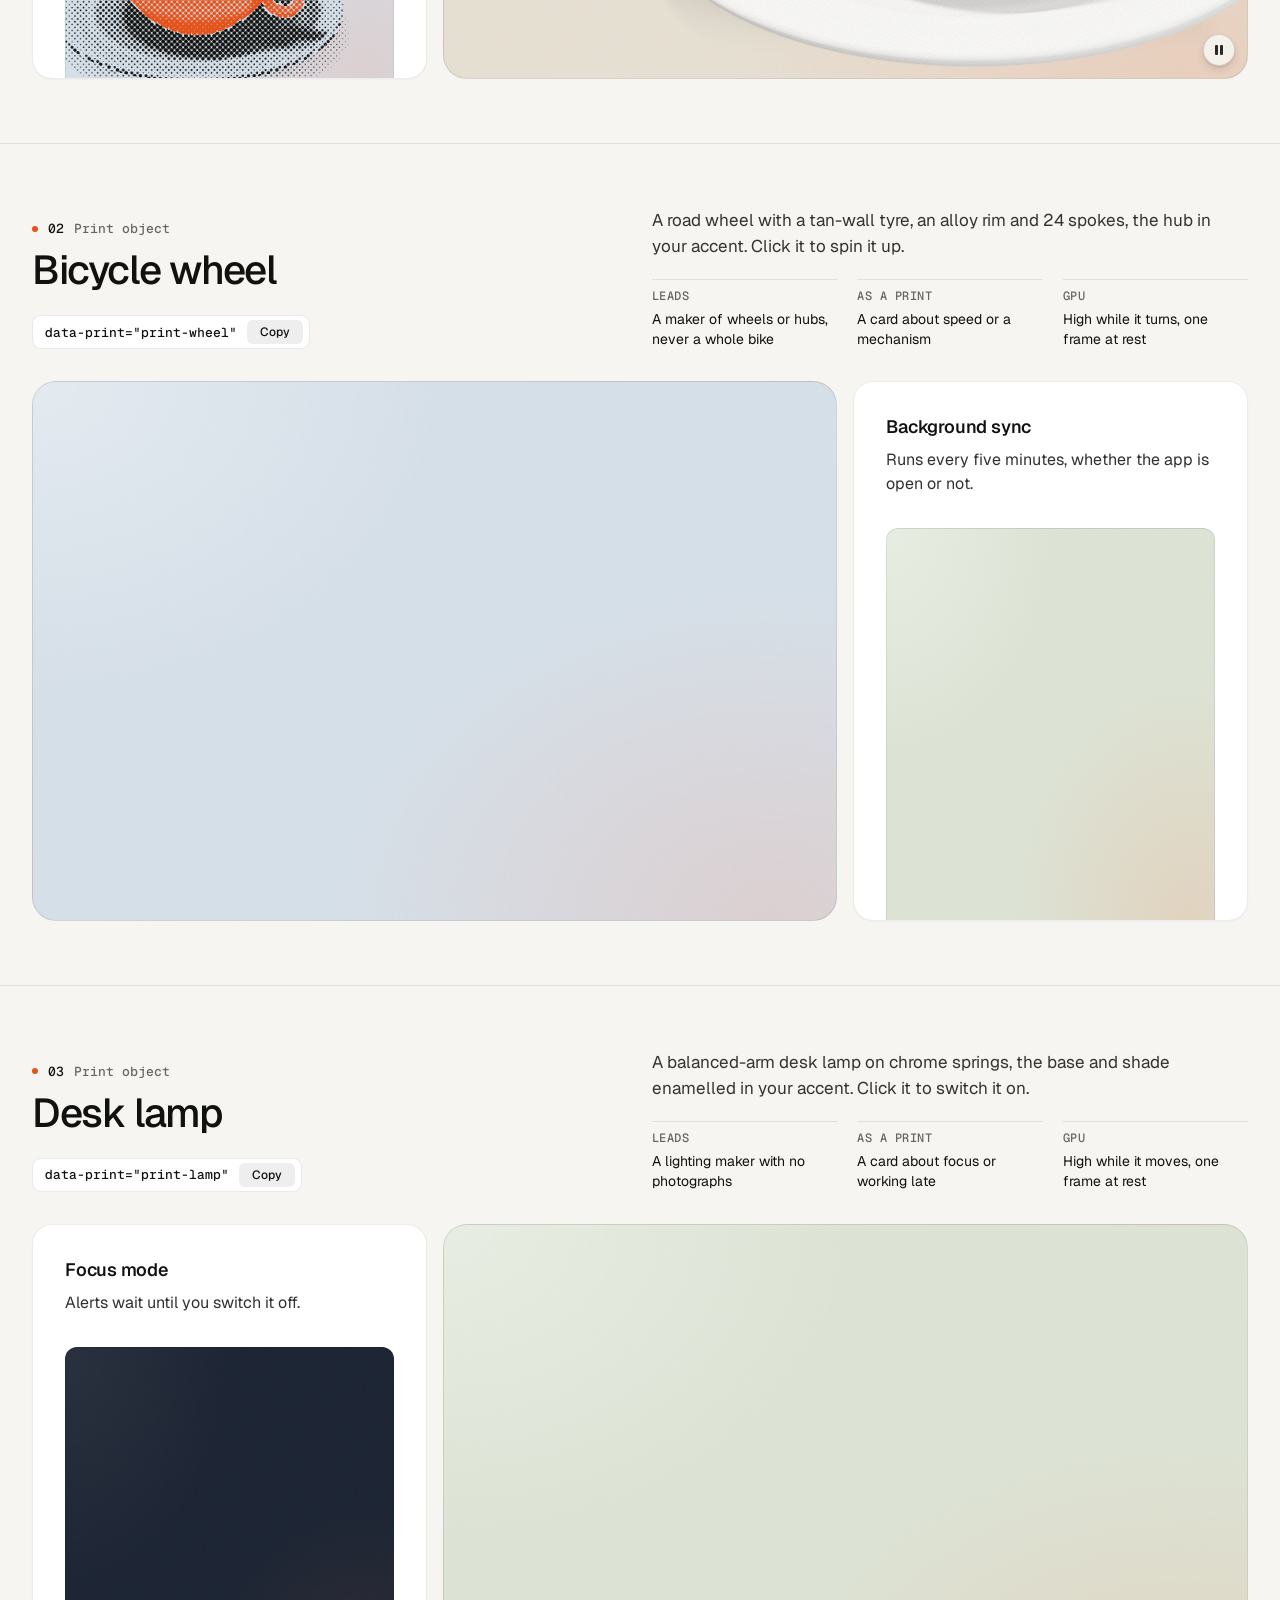
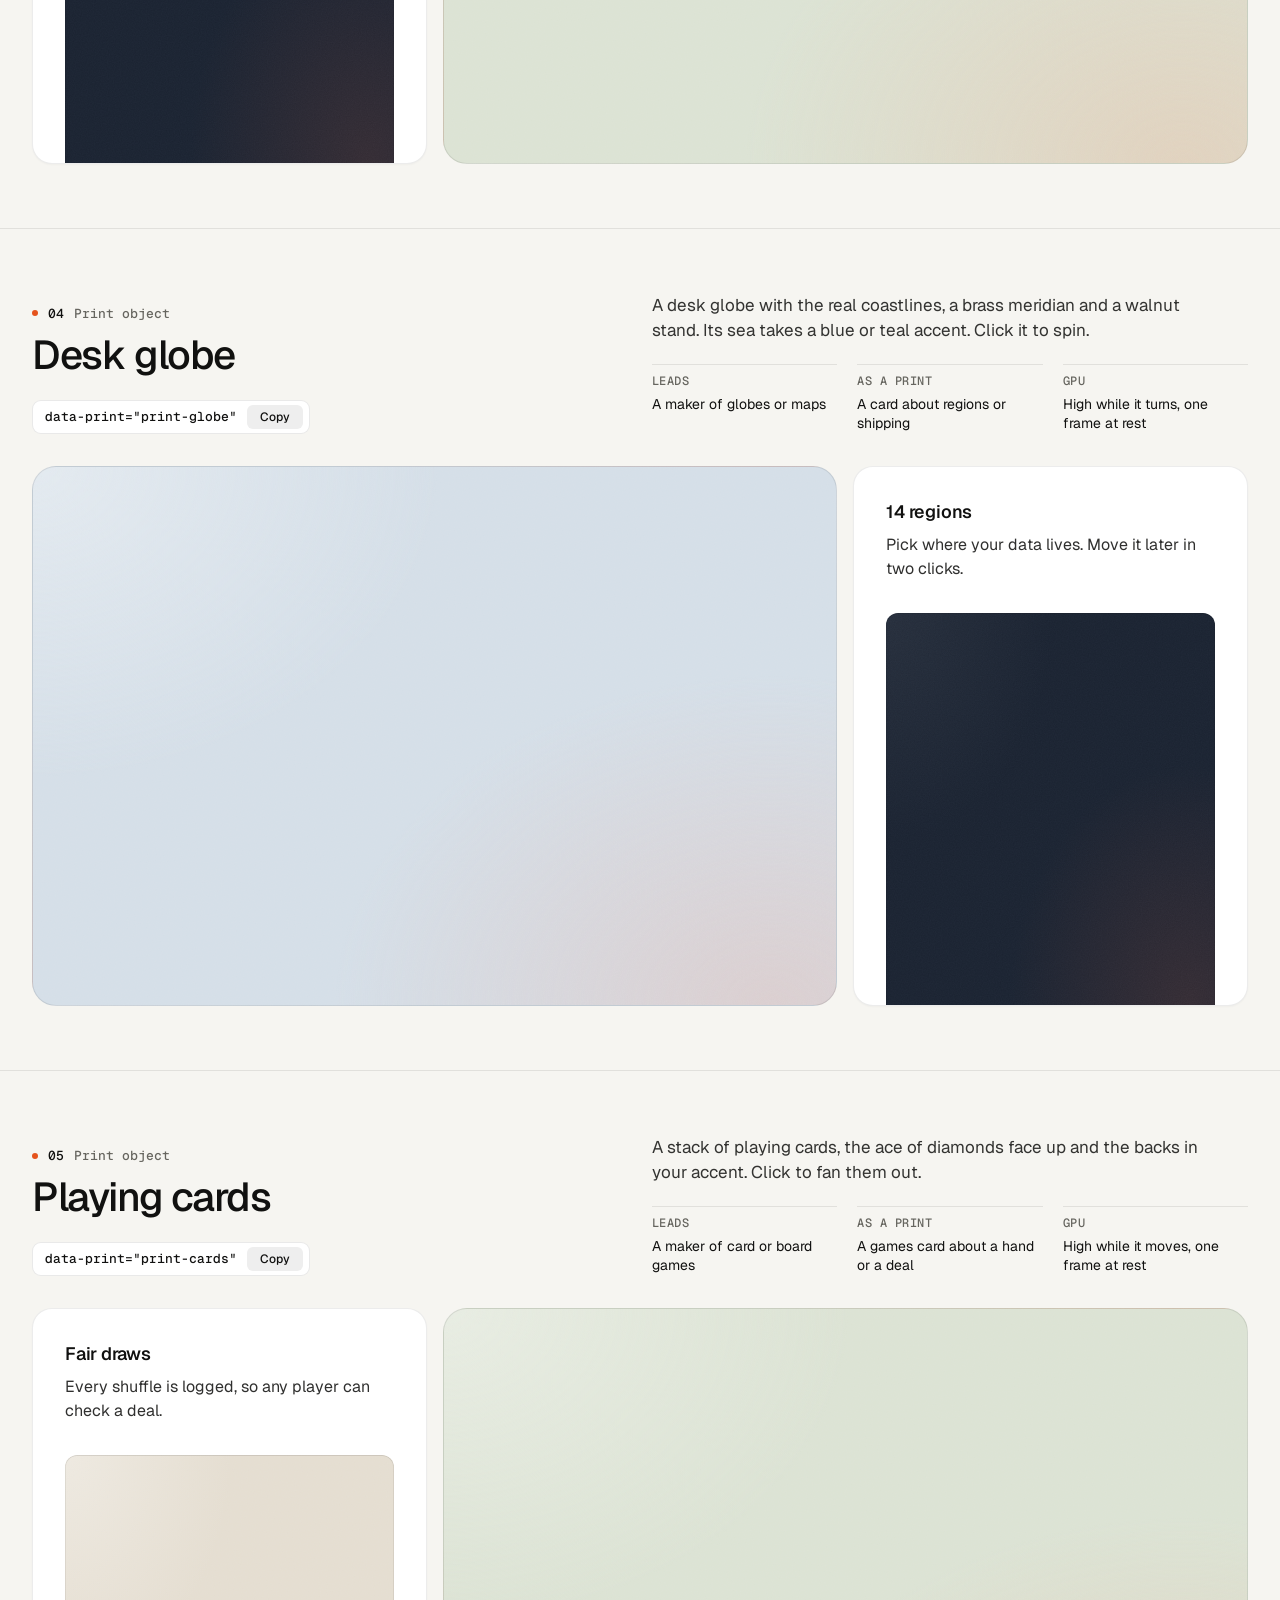
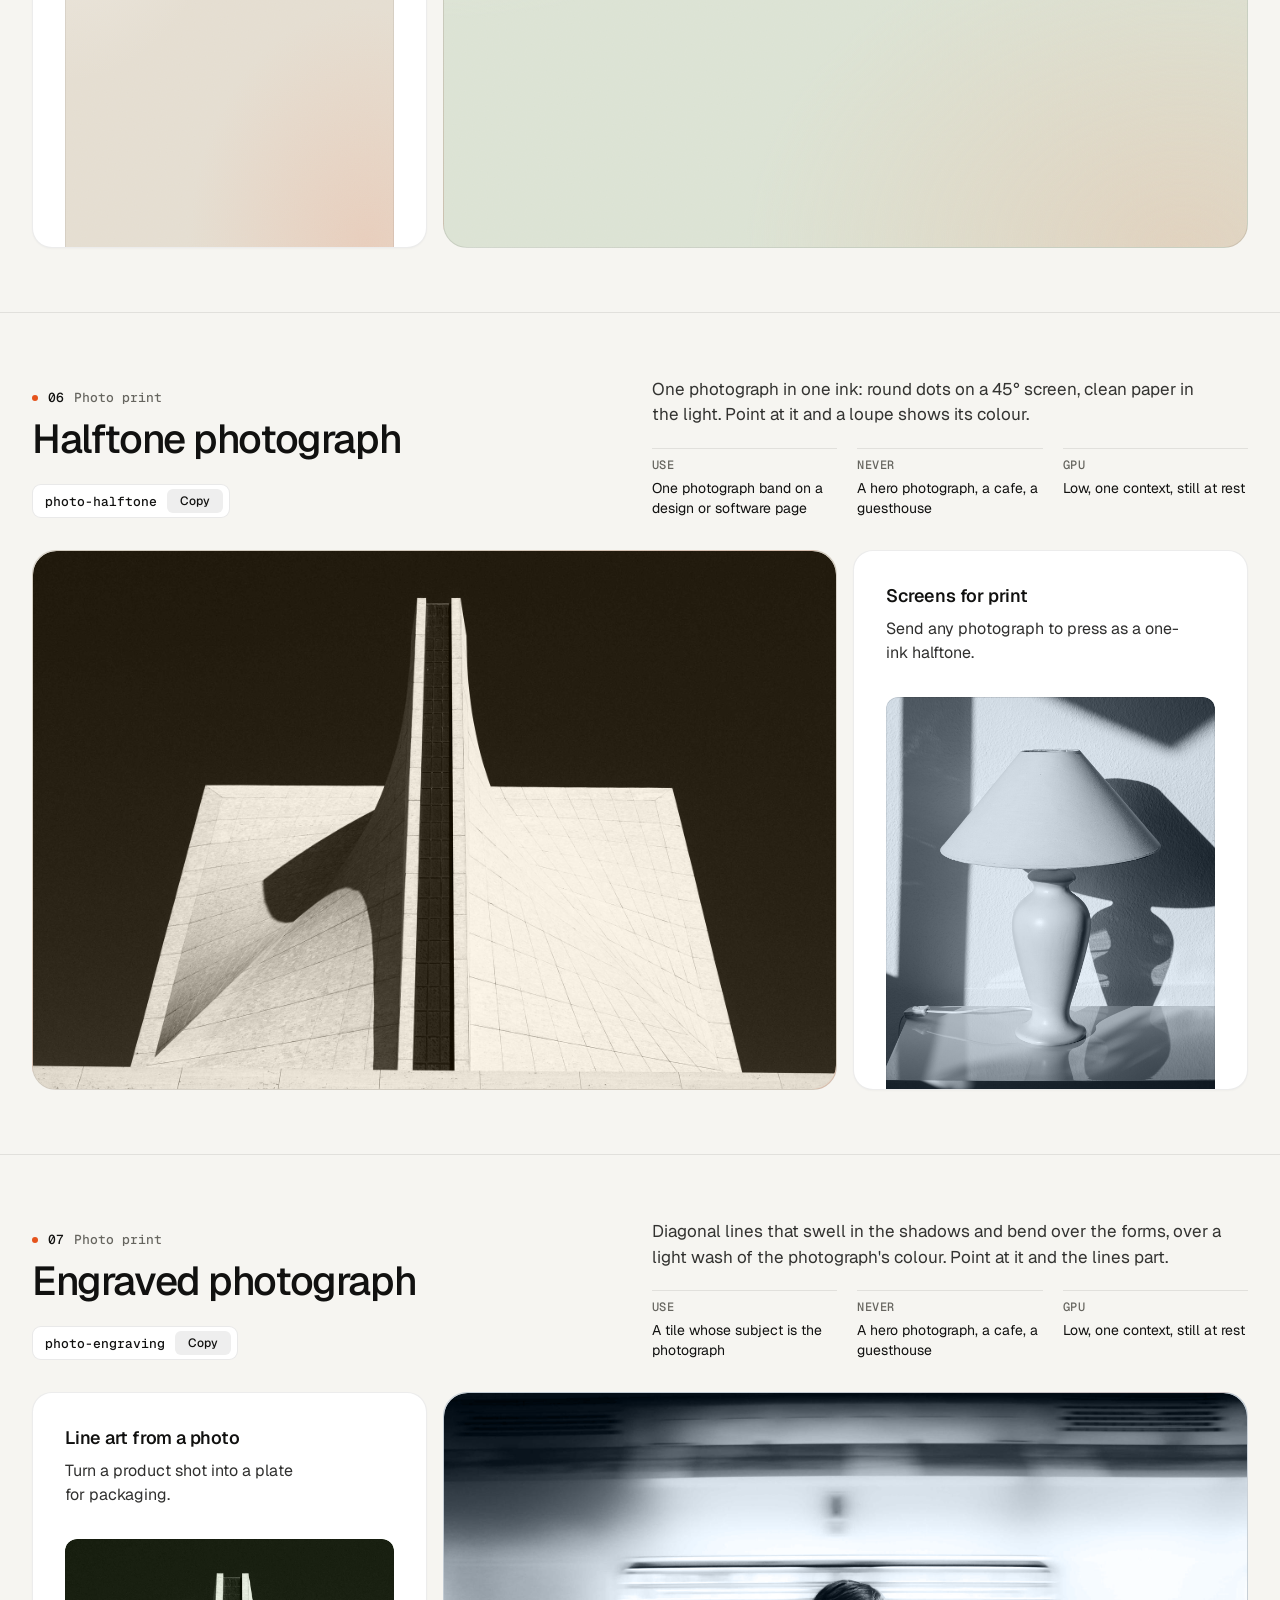
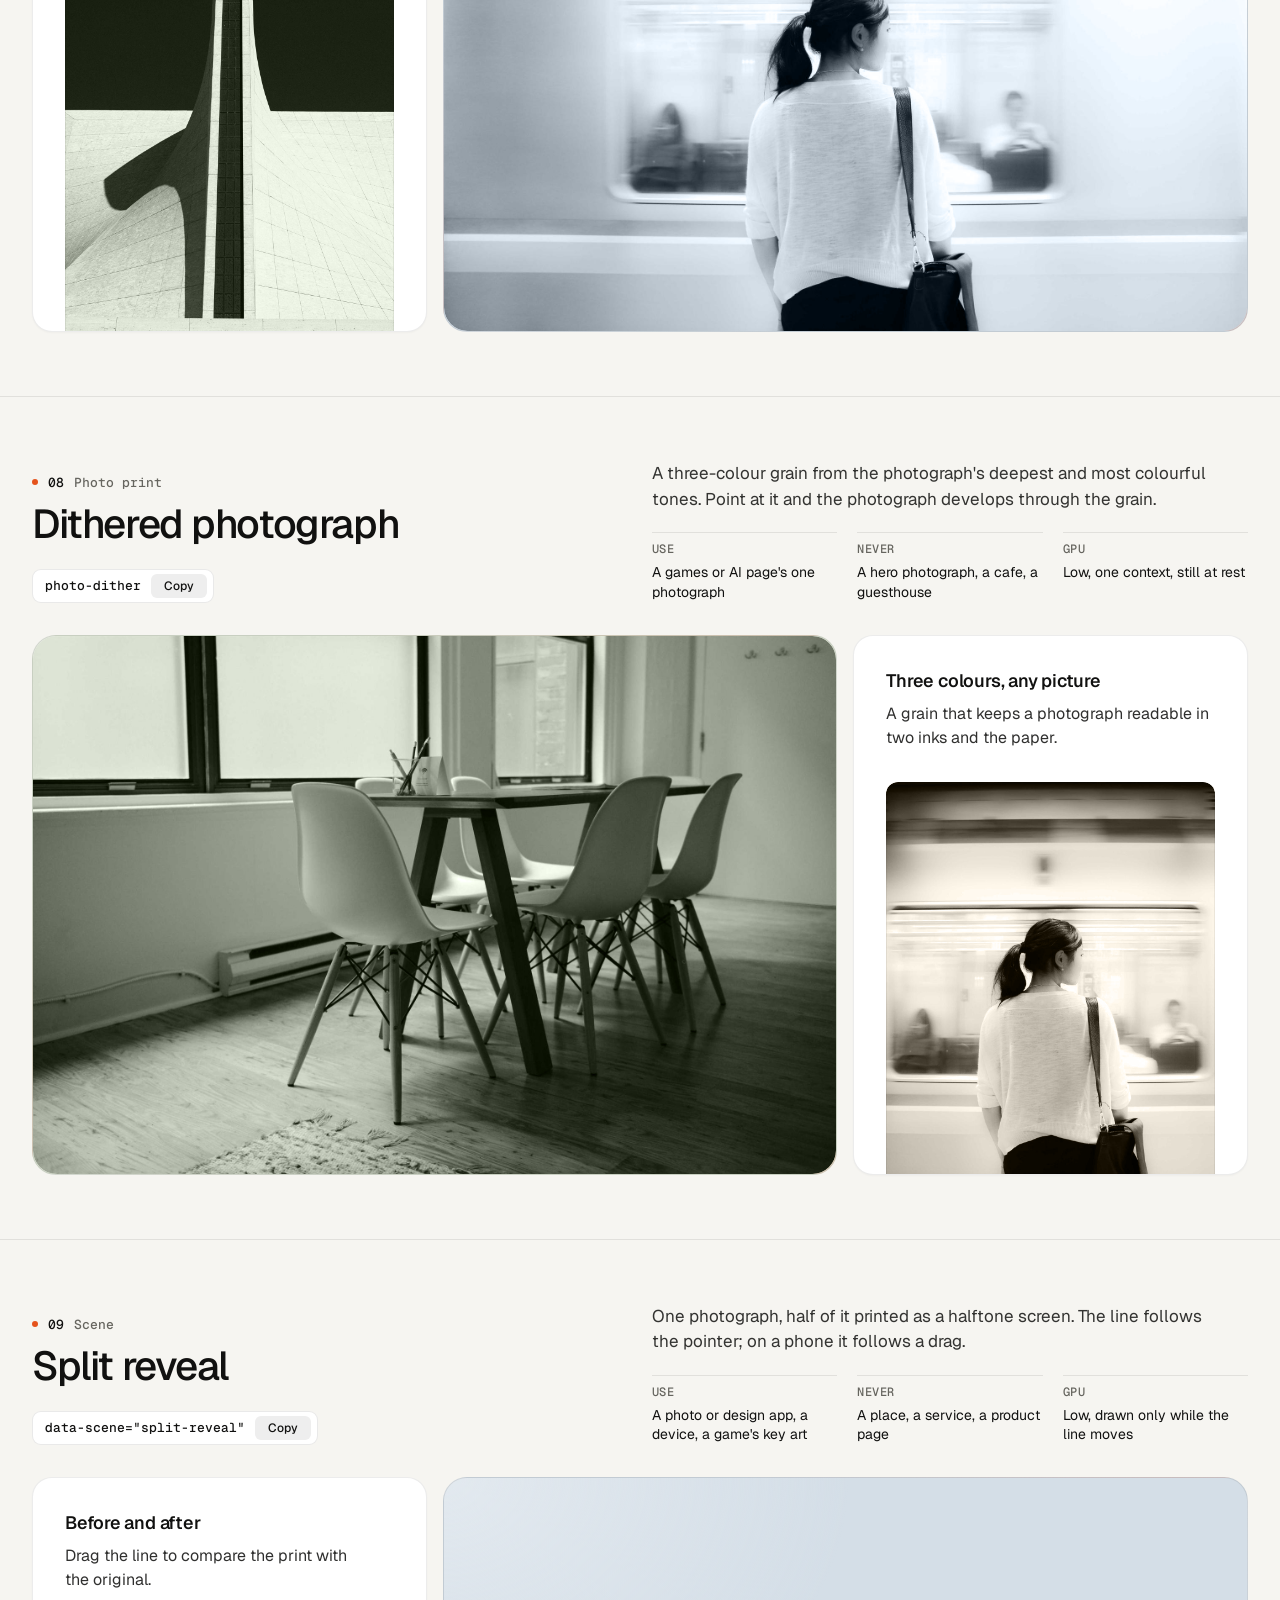
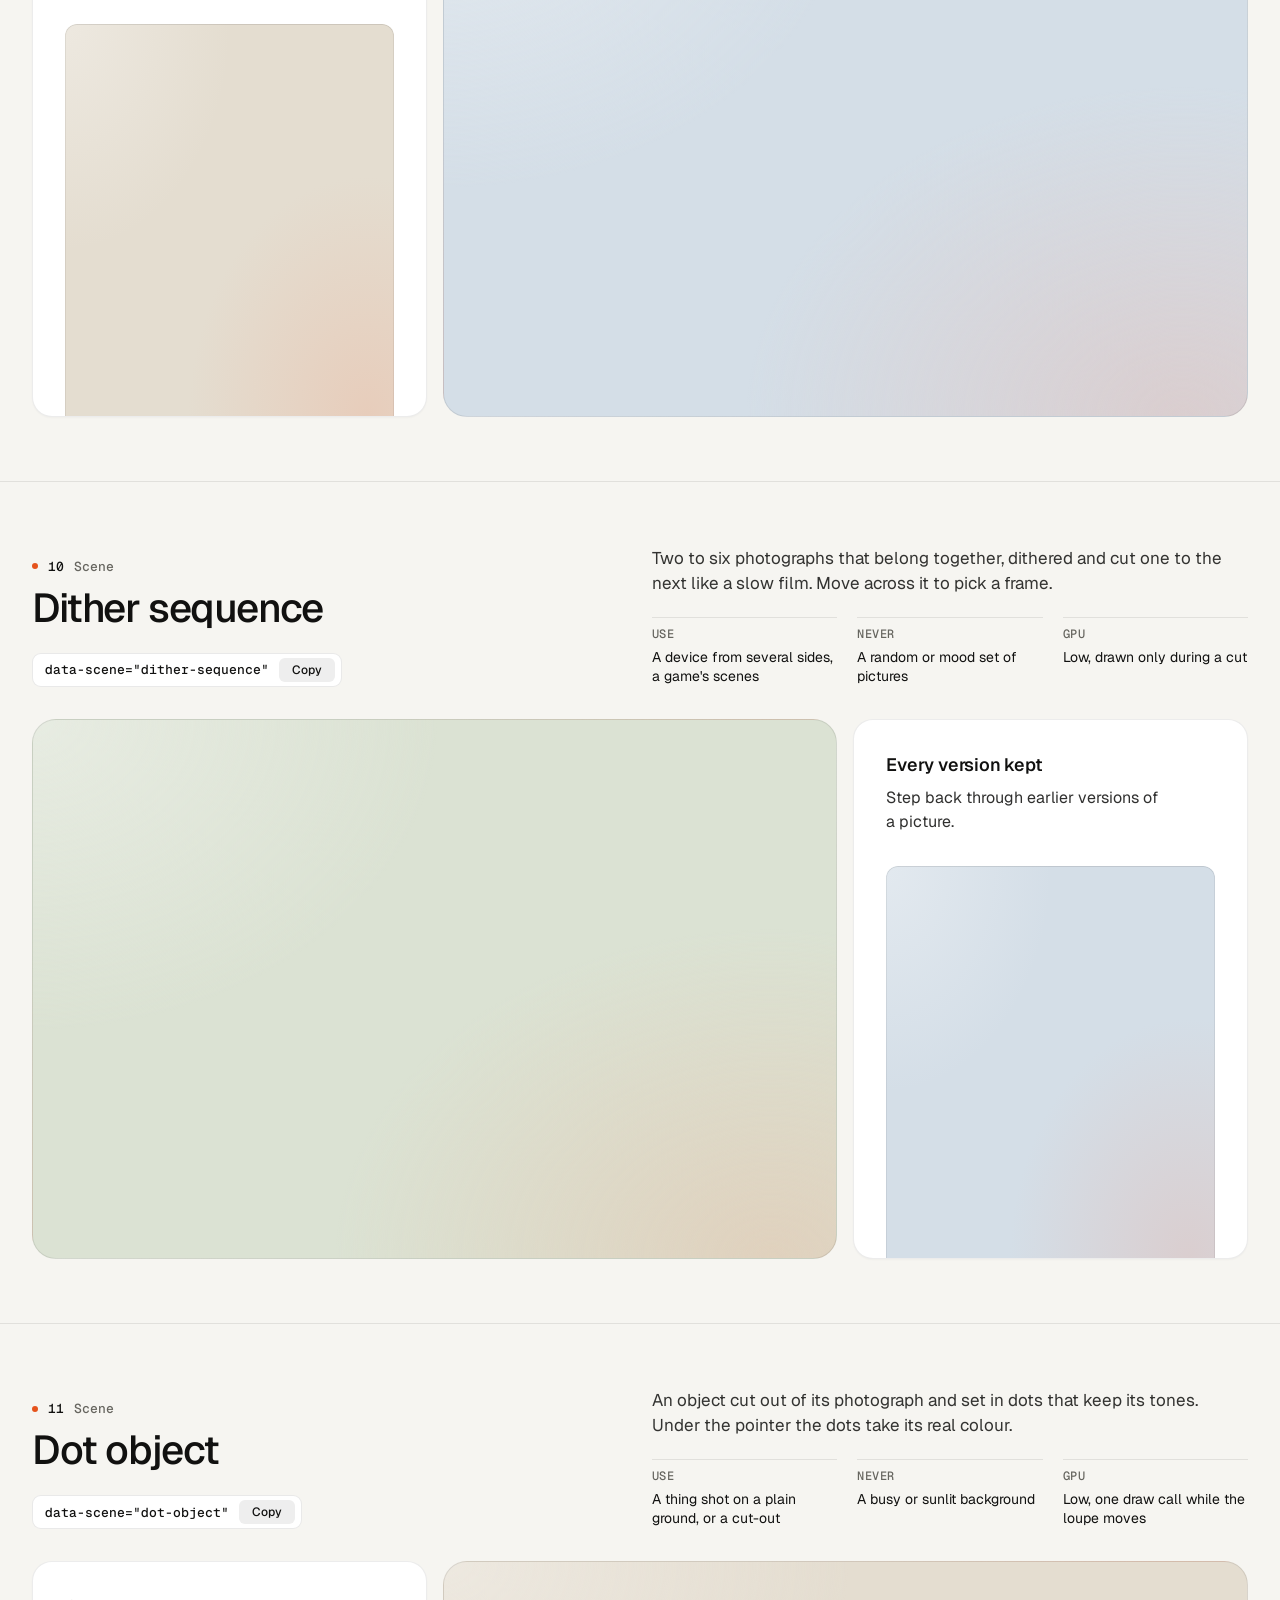
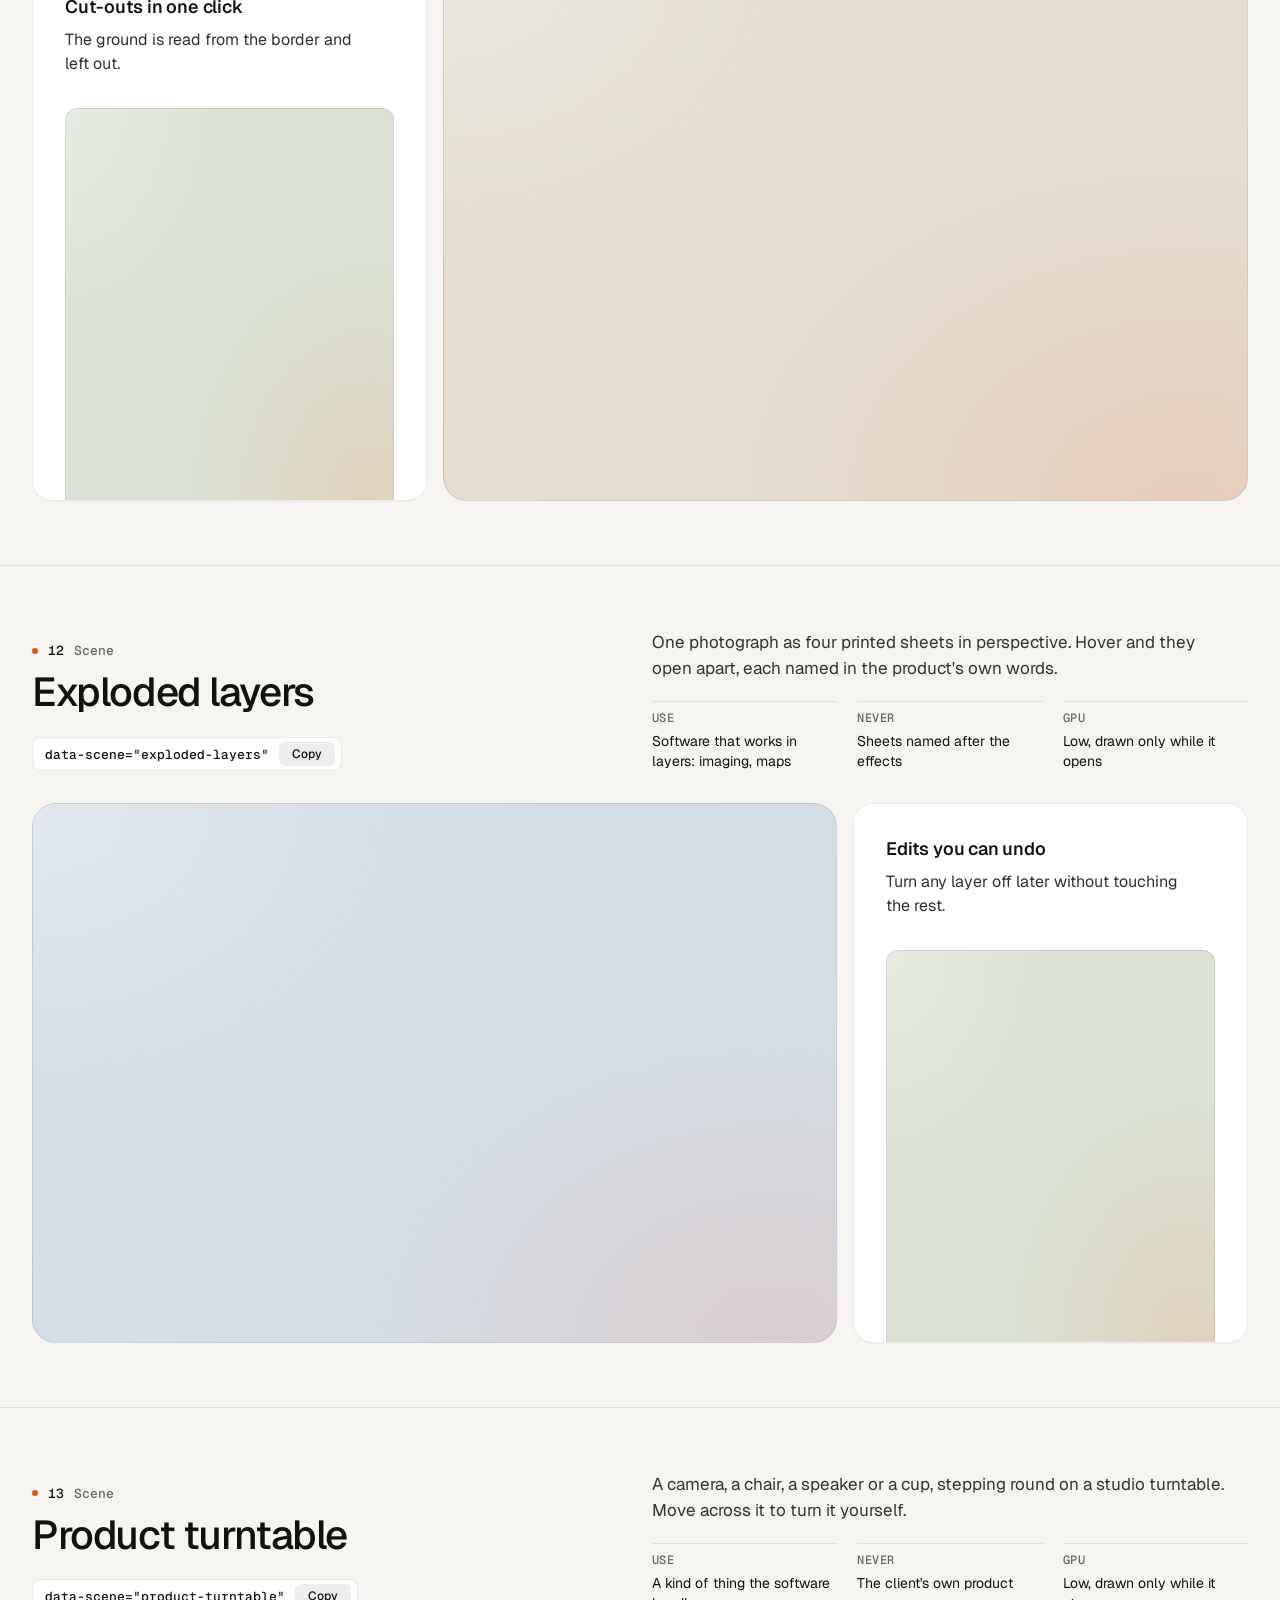
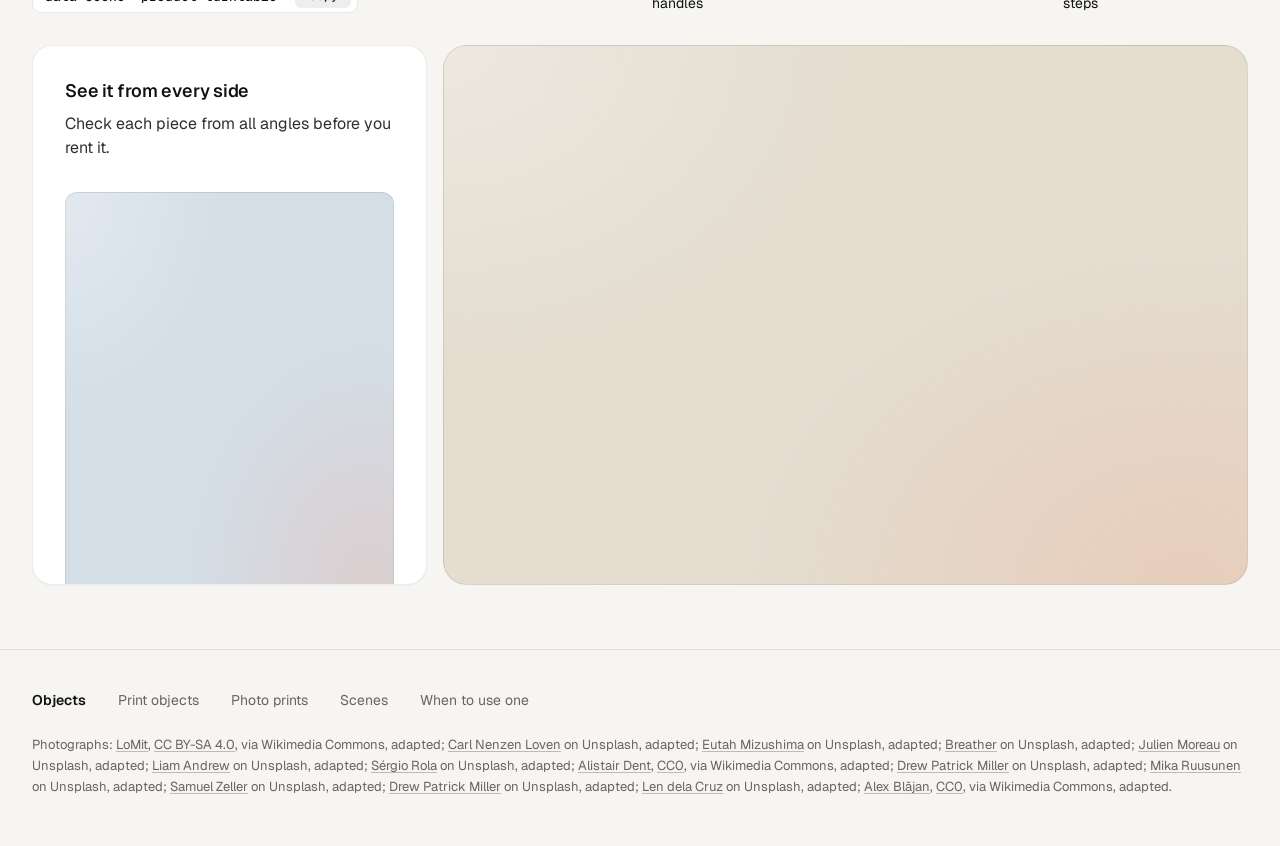
<file: assets/objects/index.html>
<!doctype html>
<html lang="en" data-palette="paper">
<head>
<script>window.__tpGlMax = 16;   /* a gallery shows many live effects at once; a page of a site keeps the default 4 (fx.js) */</script>
<meta charset="utf-8">
<meta name="viewport" content="width=device-width, initial-scale=1">
<title>Objects</title>
<meta name="description" content="Thirteen objects for one strong moment a page: products drawn in code, photographs printed by a shader, scenes that answer the pointer.">
<link rel="icon" href="data:,">
<link rel="preconnect" href="https://fonts.googleapis.com">
<link rel="preconnect" href="https://fonts.gstatic.com" crossorigin>
<link href="https://fonts.googleapis.com/css2?family=Geist:wght@300..700&family=Geist+Mono:wght@400;500&display=swap" rel="stylesheet">
<link rel="stylesheet" href="../ui/base.css">
<link rel="stylesheet" href="../ui/cards.css">
<style>
  /* palettes: page tokens, four grounds (--g1 sand, --g2 sky, --g3 sage, --g4 deep) and the globe's sea */
  :root {
    --font-text: "Geist", system-ui, sans-serif; --font-mono: "Geist Mono", ui-monospace, monospace;
    --ease: cubic-bezier(.2, .7, .2, 1);
    --gutter: 32px; --max: 1312px;
  }
  [data-palette="paper"] { --bg: #f6f5f1; --card: #ffffff; --surface: #ffffff; --ink: #111110; --muted: #66655f; --accent: #e5531c; --accent-ink: #ffffff;
    --g1: #e4ddd0; --g2: #d4dee7; --g3: #dbe2d3; --g4: #1a2230; --sea: #2f6aa8; --line: rgb(17 17 16 / 0.09); }
  [data-palette="stone"] { --bg: #e6e5e1; --card: #f3f2ef; --surface: #f3f2ef; --ink: #1a1b1d; --muted: #5d5e62; --accent: #2456d6; --accent-ink: #ffffff;
    --g1: #d6d5d0; --g2: #c9d4df; --g3: #dad3c6; --g4: #1d2633; --sea: #2456d6; --line: rgb(26 27 29 / 0.1); }
  [data-palette="graphite"] { --bg: #0b0b0c; --card: #141416; --surface: #141416; --ink: #f2f2ef; --muted: #96979c; --accent: #ff7a3c; --accent-ink: #120c08;
    --g1: #1e1d1b; --g2: #17202a; --g3: #1b201b; --g4: #23262c; --sea: #4f9be0; --line: rgb(242 242 239 / 0.09); }
  [data-palette="night"] { --bg: #070b14; --card: #0e1420; --surface: #0e1420; --ink: #e9edf3; --muted: #8b94a4; --accent: #5ab9fc; --accent-ink: #07101a;
    --g1: #121a29; --g2: #0f2231; --g3: #16202b; --g4: #1b2536; --sea: #5ab9fc; --line: rgb(233 237 243 / 0.09); }

  * { box-sizing: border-box; }
  html { scroll-padding-top: 64px; }
  html, body { margin: 0; }
  body { font-family: var(--font-text); background: var(--bg); color: var(--ink); -webkit-font-smoothing: antialiased; font-size: 16px; line-height: 1.5;
    transition: background-color 320ms var(--ease), color 320ms var(--ease); }
  a { color: inherit; }
  .wrap { max-width: var(--max); margin: 0 auto; padding: 0 var(--gutter); }

  /* ------------------------------------------------ the bar */
  .bar { position: sticky; top: 0; z-index: 30; background: color-mix(in oklab, var(--bg) 84%, transparent); backdrop-filter: blur(16px) saturate(1.2); border-bottom: 1px solid var(--line); }
  .bar__in { height: 64px; display: flex; align-items: center; gap: 32px; }
  .brand { display: inline-flex; align-items: center; gap: 10px; font-weight: 600; font-size: 15px; letter-spacing: -0.01em; text-decoration: none; }
  .brand svg { width: 22px; height: 22px; }
  .brand svg .a { fill: var(--accent); transition: transform 420ms var(--ease); transform-origin: 11px 11px; }
  .brand:hover svg .a { transform: rotate(90deg); }
  .nav { display: flex; gap: 24px; font-size: 14px; }
  .nav a { position: relative; text-decoration: none; color: var(--muted); transition: color 180ms ease; padding: 6px 0; }
  .nav a::after { content: ""; position: absolute; left: 0; right: 0; bottom: 0; height: 1px; background: currentColor; transform: scaleX(0); transform-origin: left; transition: transform 260ms var(--ease); }
  .nav a:hover { color: var(--ink); }
  .nav a:hover::after { transform: scaleX(1); }
  .sp { flex: 1; }
  .swatches { display: flex; align-items: center; gap: 6px; padding: 4px; border-radius: 999px; border: 1px solid var(--line); background: var(--card); }
  .sw { position: relative; width: 26px; height: 26px; border-radius: 50%; border: 0; padding: 0; cursor: pointer; background: linear-gradient(135deg, var(--s-bg) 0 50%, var(--s-ac) 50% 100%);
    box-shadow: inset 0 0 0 1px rgb(0 0 0 / 0.12); transition: transform 200ms var(--ease); }
  .sw::after { content: ""; position: absolute; inset: -3px; border-radius: 50%; box-shadow: 0 0 0 1.5px var(--ink); opacity: 0; transform: scale(0.8); transition: opacity 200ms ease, transform 260ms var(--ease); }
  .sw:hover { transform: scale(1.08); }
  .sw:active { transform: scale(0.94); }
  .sw[aria-pressed="true"]::after { opacity: 1; transform: scale(1); }
  .sw:focus-visible { outline: 2px solid var(--ink); outline-offset: 3px; }
  .sw-label { font-size: 13px; color: var(--muted); min-width: 60px; text-align: right; }

  /* ------------------------------------------------ grounds: a soft lit mesh of the ground's own tone, a fine grain */
  .gr, .card > .panel.gr { --calm-k: 0%; background-color: var(--pg);
    background-image:
      radial-gradient(80% 90% at 92% 100%, color-mix(in oklab, var(--accent) 13%, var(--pg)), transparent 68%),
      radial-gradient(70% 80% at 0% 0%, color-mix(in oklab, var(--lift, #ffffff) var(--lift-k, 34%), var(--pg)), transparent 72%); }
  .gr.dk, [data-palette="graphite"] .gr, [data-palette="night"] .gr { --lift: #ffffff; --lift-k: 6%; }
  .grain { position: absolute; inset: 0; z-index: 0; pointer-events: none; opacity: .32; mix-blend-mode: soft-light; border-radius: inherit;
    background-image: url("data:image/svg+xml;utf8,<svg xmlns='http://www.w3.org/2000/svg' width='160' height='160'><filter id='n'><feTurbulence type='fractalNoise' baseFrequency='.85' numOctaves='2' stitchTiles='stitch'/><feColorMatrix values='0 0 0 0 .5  0 0 0 0 .5  0 0 0 0 .5  0 0 0 .9 0'/></filter><rect width='100%' height='100%' filter='url(%23n)'/></svg>"); }
  .slot { position: absolute; inset: 0; z-index: 1; border-radius: inherit; }
  .slot > .host { position: absolute; inset: 0; border-radius: inherit; overflow: hidden; }

  /* ------------------------------------------------ hero */
  .hero { min-height: calc(100svh - 64px); display: grid; align-items: center; padding: 56px 0; }
  .hero__grid { display: grid; grid-template-columns: repeat(12, minmax(0, 1fr)); gap: 24px; align-items: center; }
  .hero__copy { grid-column: 1 / span 5; }
  .hero h1 { margin: 0; font-size: clamp(44px, 3.4vw + 12px, 72px); line-height: 1.02; letter-spacing: -0.045em; font-weight: 520; text-wrap: balance; }
  .hero__lede { margin: 24px 0 0; font-size: 19px; line-height: 1.5; color: var(--muted); max-width: 40ch; text-wrap: pretty; }
  .index { margin: 40px 0 0; padding: 0; list-style: none; border-top: 1px solid var(--line); max-width: 460px; }
  .index a { display: grid; grid-template-columns: 1fr auto 20px; align-items: center; gap: 16px; padding: 14px 0; border-bottom: 1px solid var(--line); text-decoration: none; font-size: 16px; font-weight: 500; }
  .index a span { font: 500 13px/1 var(--font-mono); color: var(--muted); }
  .index a svg { width: 16px; height: 16px; transition: transform 260ms var(--ease); }
  .index a:hover svg { transform: translateX(4px); }
  .hero__pics { grid-column: 7 / span 6; display: grid; grid-template-columns: 1fr 1fr; gap: 16px; height: min(70svh, 660px); min-height: 440px; }
  .pic { position: relative; overflow: clip; border-radius: 20px; border: 1px solid var(--line); isolation: isolate; }
  .pic img { position: absolute; inset: 0; width: 100%; height: 100%; object-fit: cover; object-position: 50% 42%; display: block; }
  .pic--down { margin-top: 48px; }

  /* ------------------------------------------------ an object, one screen */
  .obj { min-height: calc(100svh - 64px); display: grid; align-content: center; padding: 64px 0; border-top: 1px solid var(--line); }
  .obj__head { display: grid; grid-template-columns: repeat(12, minmax(0, 1fr)); gap: 24px; align-items: end; margin-bottom: 32px; }
  .obj__title { grid-column: 1 / span 5; }
  .obj__n { margin: 0 0 14px; font: 500 13px/1 var(--font-mono); color: var(--muted); display: flex; gap: 10px; align-items: center; }
  .obj__n b { color: var(--ink); font-weight: 500; }
  .obj__n i { width: 6px; height: 6px; border-radius: 50%; background: var(--accent); display: inline-block; }
  .obj h2 { margin: 0; font-size: clamp(34px, 1.9vw + 16px, 52px); line-height: 1.04; letter-spacing: -0.035em; font-weight: 520; text-wrap: balance; }
  .obj__about { grid-column: 7 / span 6; }
  .obj__line { margin: 0; font-size: 17px; line-height: 1.5; color: color-mix(in oklab, var(--ink) 82%, var(--bg)); max-width: 52ch; text-wrap: pretty; }
  .facts { display: grid; grid-template-columns: repeat(3, minmax(0, 1fr)); gap: 20px; margin: 20px 0 0; }
  .facts div { border-top: 1px solid var(--line); padding-top: 10px; }
  .facts dt { font: 500 12px/1 var(--font-mono); color: var(--muted); text-transform: uppercase; letter-spacing: .04em; }
  .facts dd { margin: 8px 0 0; font-size: 14px; line-height: 1.4; }
  .copy { margin-top: 24px; display: inline-flex; align-items: center; gap: 10px; height: 34px; padding: 0 6px 0 12px; border-radius: 9px; border: 1px solid var(--line);
    background: var(--card); color: var(--ink); font: 500 13px/1 var(--font-mono); cursor: pointer; transition: border-color 180ms ease, transform 160ms var(--ease); }
  .copy:hover { border-color: color-mix(in oklab, var(--ink) 24%, transparent); }
  .copy:active { transform: scale(0.97); }
  .copy:focus-visible { outline: 2px solid var(--ink); outline-offset: 2px; }
  .copy em { font-style: normal; display: inline-grid; place-items: center; height: 24px; padding: 0 8px; border-radius: 6px; background: color-mix(in oklab, var(--ink) 7%, transparent); font-family: var(--font-text); font-size: 12px; overflow: hidden; }
  .copy em span { grid-area: 1 / 1; transition: transform 260ms var(--ease), opacity 200ms ease; }
  .copy em span + span { transform: translateY(110%); opacity: 0; }
  .copy.done em span:first-child { transform: translateY(-110%); opacity: 0; }
  .copy.done em span + span { transform: none; opacity: 1; }

  .duo { display: grid; grid-template-columns: repeat(12, minmax(0, 1fr)); gap: 16px; height: clamp(400px, calc(100svh - 360px), 600px); }
  .big { grid-column: 1 / span 8; position: relative; overflow: clip; isolation: isolate; border-radius: 24px; border: 1px solid var(--line); }
  .duo .card { grid-column: 9 / span 4; }
  .obj:nth-of-type(even) .big { grid-column: 5 / span 8; grid-row: 1; }
  .obj:nth-of-type(even) .duo .card { grid-column: 1 / span 4; grid-row: 1; }
  .duo .card > .panel { flex: 1 1 auto; min-height: 0; }

  /* ------------------------------------------------ footer */
  .foot { border-top: 1px solid var(--line); padding: 40px 0 48px; font-size: 14px; color: var(--muted); }
  .foot__row { display: flex; flex-wrap: wrap; gap: 12px 32px; align-items: baseline; }
  .foot__row b { color: var(--ink); font-weight: 600; }
  .foot__row a { text-decoration: none; }
  .foot__row a:hover { color: var(--ink); }
  .credits { margin: 24px 0 0; font-size: 13px; line-height: 1.6; color: var(--muted); }
  .credits a { text-decoration: underline; text-decoration-color: color-mix(in oklab, currentColor 40%, transparent); text-underline-offset: 2px; }

  @media (max-width: 1023px) {
    .hero__copy, .hero__pics { grid-column: 1 / -1; }
    .hero__pics { height: auto; min-height: 0; }
    .pic { aspect-ratio: 3 / 4; }
    .obj__title, .obj__about { grid-column: 1 / -1; }
    .duo { height: auto; grid-template-columns: minmax(0, 1fr); }
    .big, .duo .card, .obj:nth-of-type(even) .big, .obj:nth-of-type(even) .duo .card { grid-column: 1 / -1; grid-row: auto; }
    .big { aspect-ratio: 4 / 3; }
    .duo .card > .panel { flex: none; height: 320px; }
  }
  @media (max-width: 760px) {
    :root { --gutter: 16px; }
    .nav, .sw-label { display: none; }
    .hero { padding: 32px 0 40px; }
    .hero__lede { font-size: 17px; }
    .hero__pics { gap: 10px; }
    .pic { border-radius: 16px; }
    .pic--down { margin-top: 28px; }
    .obj { padding: 72px 0; min-height: 0; }
    .obj .wrap { display: flex; flex-direction: column; }
    .obj__head, .obj__about { display: contents; }
    .obj__title { order: 1; margin-bottom: 16px; }
    .obj__line { order: 2; margin-bottom: 28px; }
    .duo { order: 3; }
    .facts { order: 4; margin-top: 28px; }
    .copy, .index { display: none; }
    .facts { grid-template-columns: minmax(0, 1fr); gap: 0; }
    .facts div { display: grid; grid-template-columns: 96px 1fr; gap: 12px; padding: 10px 0; }
    .facts dd { margin: 0; }
    .big { aspect-ratio: 4 / 5; border-radius: 18px; }
    .duo .card > .panel { height: 300px; }
  }
  @media (prefers-reduced-motion: reduce) { *, *::before, *::after { transition-duration: 0ms !important; } }
</style>
</head>
<body>
<header class="bar">
  <div class="wrap bar__in">
    <a class="brand" href="#top" aria-label="Objects, back to the top">
      <svg viewBox="0 0 22 22" aria-hidden="true"><rect x="1" y="1" width="20" height="20" rx="6" fill="currentColor"/><rect class="a" x="7" y="7" width="8" height="8" rx="2"/></svg>
      Objects
    </a>
    <nav class="nav" aria-label="Families">
      <a href="#print-cup">Print objects</a>
      <a href="#photo-halftone">Photo prints</a>
      <a href="#split-reveal">Scenes</a>
    </nav>
    <span class="sp"></span>
    <span class="sw-label" id="sw-label">Paper</span>
    <div class="swatches" role="group" aria-label="Palette">
      <button type="button" class="sw" data-pal="paper" aria-label="Paper" aria-pressed="true" style="--s-bg:#f6f5f1;--s-ac:#e5531c"></button>
      <button type="button" class="sw" data-pal="stone" aria-label="Stone" aria-pressed="false" style="--s-bg:#e6e5e1;--s-ac:#2456d6"></button>
      <button type="button" class="sw" data-pal="graphite" aria-label="Graphite" aria-pressed="false" style="--s-bg:#141416;--s-ac:#ff7a3c"></button>
      <button type="button" class="sw" data-pal="night" aria-label="Night" aria-pressed="false" style="--s-bg:#0e1420;--s-ac:#5ab9fc"></button>
    </div>
  </div>
</header>

<main id="top">
  <section class="hero">
    <div class="wrap hero__grid">
      <div class="hero__copy">
        <h1>Objects for one strong moment a page.</h1>
        <p class="hero__lede">Products drawn in code, photographs printed by a shader, and scenes that answer the pointer. A photograph leads where there is one. An object leads where there is none.</p>
        <ul class="index">
          <li><a href="#print-cup">Print objects <span>05</span><svg viewBox="0 0 16 16" fill="none" stroke="currentColor" stroke-width="1.5" aria-hidden="true"><path d="M3 8h10M9 4l4 4-4 4"/></svg></a></li>
          <li><a href="#photo-halftone">Photo prints <span>03</span><svg viewBox="0 0 16 16" fill="none" stroke="currentColor" stroke-width="1.5" aria-hidden="true"><path d="M3 8h10M9 4l4 4-4 4"/></svg></a></li>
          <li><a href="#split-reveal">Scenes <span>05</span><svg viewBox="0 0 16 16" fill="none" stroke="currentColor" stroke-width="1.5" aria-hidden="true"><path d="M3 8h10M9 4l4 4-4 4"/></svg></a></li>
        </ul>
      </div>
      <div class="hero__pics">
        <div class="pic"><img src="photo-kit/photos/lamp.jpg" width="1280" height="1757" alt="Cream ceramic table lamp on a glossy side table in low sun" decoding="async"></div>
        <article class="pic pic--down gr" style="--pg: var(--g1)" aria-label="A balanced-arm desk lamp">
          <div class="grain"></div>
          <div class="slot" data-slot='{"kind":"print","id":"print-lamp","place":"card","ground":"g1","params":{"size":1.06,"x":-0.08,"y":-0.2}}'></div>
        </article>
      </div>
    </div>
  </section>

  <!-- ===================================================== print objects -->
  <section class="obj" id="print-cup">
    <div class="wrap">
      <div class="obj__head">
        <div class="obj__title"><p class="obj__n"><i></i><b>01</b> Print object</p><h2>Cup and saucer</h2>
          <button type="button" class="copy" data-copy='<div data-print="print-cup" data-print-place="card"></div>'>data-print="print-cup"<em><span>Copy</span><span>Copied</span></em></button></div>
        <div class="obj__about">
          <p class="obj__line">A porcelain cup of coffee on its saucer, the glaze in your accent. Click it to stir.</p>
          <dl class="facts"><div><dt>Leads</dt><dd>A tableware maker with no photographs</dd></div><div><dt>As a print</dt><dd>A software card about a morning</dd></div><div><dt>GPU</dt><dd>High while it turns, one frame at rest</dd></div></dl>
        </div>
      </div>
      <div class="duo">
        <article class="big gr" style="--pg: var(--g1)"><div class="grain"></div>
          <div class="slot" data-slot='{"kind":"print","id":"print-cup","place":"hero","ground":"g1","params":{"size":0.96,"x":0.16,"y":-0.04}}'></div></article>
        <article class="card"><h3>Morning digest</h3><p>One email at 8:00 with everything that changed overnight.</p>
          <div class="panel gr" style="--pg: var(--g2)"><div class="grain"></div>
            <div class="slot" data-slot='{"kind":"print","id":"print-cup","place":"card","ground":"g2","params":{"effect":"halftone","turn":0}}'></div></div></article>
      </div>
    </div>
  </section>

  <section class="obj" id="print-wheel">
    <div class="wrap">
      <div class="obj__head">
        <div class="obj__title"><p class="obj__n"><i></i><b>02</b> Print object</p><h2>Bicycle wheel</h2>
          <button type="button" class="copy" data-copy='<div data-print="print-wheel" data-print-place="card"></div>'>data-print="print-wheel"<em><span>Copy</span><span>Copied</span></em></button></div>
        <div class="obj__about">
          <p class="obj__line">A road wheel with a tan-wall tyre, an alloy rim and 24 spokes, the hub in your accent. Click it to spin it up.</p>
          <dl class="facts"><div><dt>Leads</dt><dd>A maker of wheels or hubs, never a whole bike</dd></div><div><dt>As a print</dt><dd>A card about speed or a mechanism</dd></div><div><dt>GPU</dt><dd>High while it turns, one frame at rest</dd></div></dl>
        </div>
      </div>
      <div class="duo">
        <article class="big gr" style="--pg: var(--g2)"><div class="grain"></div>
          <div class="slot" data-slot='{"kind":"print","id":"print-wheel","place":"card","ground":"g2","params":{"size":1.34,"x":-0.08,"y":-0.3}}'></div></article>
        <article class="card"><h3>Background sync</h3><p>Runs every five minutes, whether the app is open or not.</p>
          <div class="panel gr" style="--pg: var(--g3)"><div class="grain"></div>
            <div class="slot" data-slot='{"kind":"print","id":"print-wheel","place":"card","ground":"g3","params":{"effect":"halftone","turn":0}}'></div></div></article>
      </div>
    </div>
  </section>

  <section class="obj" id="print-lamp">
    <div class="wrap">
      <div class="obj__head">
        <div class="obj__title"><p class="obj__n"><i></i><b>03</b> Print object</p><h2>Desk lamp</h2>
          <button type="button" class="copy" data-copy='<div data-print="print-lamp" data-print-place="card"></div>'>data-print="print-lamp"<em><span>Copy</span><span>Copied</span></em></button></div>
        <div class="obj__about">
          <p class="obj__line">A balanced-arm desk lamp on chrome springs, the base and shade enamelled in your accent. Click it to switch it on.</p>
          <dl class="facts"><div><dt>Leads</dt><dd>A lighting maker with no photographs</dd></div><div><dt>As a print</dt><dd>A card about focus or working late</dd></div><div><dt>GPU</dt><dd>High while it moves, one frame at rest</dd></div></dl>
        </div>
      </div>
      <div class="duo">
        <article class="big gr" style="--pg: var(--g3)"><div class="grain"></div>
          <div class="slot" data-slot='{"kind":"print","id":"print-lamp","place":"hero","ground":"g3","params":{"size":0.98,"x":0.14,"y":-0.06,"angle":-24}}'></div></article>
        <article class="card"><h3>Focus mode</h3><p>Alerts wait until you switch it off.</p>
          <div class="panel gr dk" style="--pg: var(--g4)"><div class="grain"></div>
            <div class="slot" data-slot='{"kind":"print","id":"print-lamp","place":"card","ground":"g4","params":{"effect":"dither","step":1,"turn":0}}' aria-label="A desk lamp, switched on"></div></div></article>
      </div>
    </div>
  </section>

  <section class="obj" id="print-globe">
    <div class="wrap">
      <div class="obj__head">
        <div class="obj__title"><p class="obj__n"><i></i><b>04</b> Print object</p><h2>Desk globe</h2>
          <button type="button" class="copy" data-copy='<div data-print="print-globe" data-print-place="card" data-print-params=&apos;{"effect":"engrave"}&apos;></div>'>data-print="print-globe"<em><span>Copy</span><span>Copied</span></em></button></div>
        <div class="obj__about">
          <p class="obj__line">A desk globe with the real coastlines, a brass meridian and a walnut stand. Its sea takes a blue or teal accent. Click it to spin.</p>
          <dl class="facts"><div><dt>Leads</dt><dd>A maker of globes or maps</dd></div><div><dt>As a print</dt><dd>A card about regions or shipping</dd></div><div><dt>GPU</dt><dd>High while it turns, one frame at rest</dd></div></dl>
        </div>
      </div>
      <div class="duo">
        <article class="big gr" style="--pg: var(--g2)"><div class="grain"></div>
          <div class="slot" data-slot='{"kind":"print","id":"print-globe","place":"card","ground":"g2","sea":true,"params":{"size":1.3,"x":-0.1,"y":-0.3}}'></div></article>
        <article class="card"><h3>14 regions</h3><p>Pick where your data lives. Move it later in two clicks.</p>
          <div class="panel gr dk" style="--pg: var(--g4)"><div class="grain"></div>
            <div class="slot" data-slot='{"kind":"print","id":"print-globe","place":"card","ground":"g4","sea":true,"params":{"effect":"engrave","turn":0}}'></div></div></article>
      </div>
    </div>
  </section>

  <section class="obj" id="print-cards">
    <div class="wrap">
      <div class="obj__head">
        <div class="obj__title"><p class="obj__n"><i></i><b>05</b> Print object</p><h2>Playing cards</h2>
          <button type="button" class="copy" data-copy='<div data-print="print-cards" data-print-place="card"></div>'>data-print="print-cards"<em><span>Copy</span><span>Copied</span></em></button></div>
        <div class="obj__about">
          <p class="obj__line">A stack of playing cards, the ace of diamonds face up and the backs in your accent. Click to fan them out.</p>
          <dl class="facts"><div><dt>Leads</dt><dd>A maker of card or board games</dd></div><div><dt>As a print</dt><dd>A games card about a hand or a deal</dd></div><div><dt>GPU</dt><dd>High while it moves, one frame at rest</dd></div></dl>
        </div>
      </div>
      <div class="duo">
        <article class="big gr" style="--pg: var(--g3)"><div class="grain"></div>
          <div class="slot" data-slot='{"kind":"print","id":"print-cards","place":"hero","ground":"g3","params":{"size":0.98,"x":0.16,"y":-0.04}}'></div></article>
        <article class="card"><h3>Fair draws</h3><p>Every shuffle is logged, so any player can check a deal.</p>
          <div class="panel gr" style="--pg: var(--g1)"><div class="grain"></div>
            <div class="slot" data-slot='{"kind":"print","id":"print-cards","place":"card","ground":"g1","params":{"effect":"halftone","turn":0}}'></div></div></article>
      </div>
    </div>
  </section>

  <!-- ===================================================== photo prints -->
  <section class="obj" id="photo-halftone">
    <div class="wrap">
      <div class="obj__head">
        <div class="obj__title"><p class="obj__n"><i></i><b>06</b> Photo print</p><h2>Halftone photograph</h2>
          <button type="button" class="copy" data-copy="import print from './assets/objects/photo-halftone/object.js'; print.mount(frame, { palette: fx.readPalette(frame) });">photo-halftone<em><span>Copy</span><span>Copied</span></em></button></div>
        <div class="obj__about">
          <p class="obj__line">One photograph in one ink: round dots on a 45° screen, clean paper in the light. Point at it and a loupe shows its colour.</p>
          <dl class="facts"><div><dt>Use</dt><dd>One photograph band on a design or software page</dd></div><div><dt>Never</dt><dd>A hero photograph, a cafe, a guesthouse</dd></div><div><dt>GPU</dt><dd>Low, one context, still at rest</dd></div></dl>
        </div>
      </div>
      <div class="duo">
        <article class="big gr" style="--pg: var(--g1)">
          <div class="slot" data-slot='{"kind":"photo","id":"photo-halftone","ground":"g1","photo":"concrete"}'></div></article>
        <article class="card"><h3>Screens for print</h3><p>Send any photograph to press as a one-ink halftone.</p>
          <div class="panel gr" style="--pg: var(--g2)">
            <div class="slot" data-slot='{"kind":"photo","id":"photo-halftone","ground":"g2","photo":"lamp","params":{"tint":1}}'></div></div></article>
      </div>
    </div>
  </section>

  <section class="obj" id="photo-engraving">
    <div class="wrap">
      <div class="obj__head">
        <div class="obj__title"><p class="obj__n"><i></i><b>07</b> Photo print</p><h2>Engraved photograph</h2>
          <button type="button" class="copy" data-copy="import print from './assets/objects/photo-engraving/object.js'; print.mount(frame, { palette: fx.readPalette(frame) });">photo-engraving<em><span>Copy</span><span>Copied</span></em></button></div>
        <div class="obj__about">
          <p class="obj__line">Diagonal lines that swell in the shadows and bend over the forms, over a light wash of the photograph's colour. Point at it and the lines part.</p>
          <dl class="facts"><div><dt>Use</dt><dd>A tile whose subject is the photograph</dd></div><div><dt>Never</dt><dd>A hero photograph, a cafe, a guesthouse</dd></div><div><dt>GPU</dt><dd>Low, one context, still at rest</dd></div></dl>
        </div>
      </div>
      <div class="duo">
        <article class="big gr" style="--pg: var(--g2)">
          <div class="slot" data-slot='{"kind":"photo","id":"photo-engraving","ground":"g2","photo":"platform","photoDark":"concrete"}'></div></article>
        <article class="card"><h3>Line art from a photo</h3><p>Turn a product shot into a plate for packaging.</p>
          <div class="panel gr" style="--pg: var(--g3)">
            <div class="slot" data-slot='{"kind":"photo","id":"photo-engraving","ground":"g3","photo":"concrete","photoDark":"room"}'></div></div></article>
      </div>
    </div>
  </section>

  <section class="obj" id="photo-dither">
    <div class="wrap">
      <div class="obj__head">
        <div class="obj__title"><p class="obj__n"><i></i><b>08</b> Photo print</p><h2>Dithered photograph</h2>
          <button type="button" class="copy" data-copy="import print from './assets/objects/photo-dither/object.js'; print.mount(frame, { palette: fx.readPalette(frame) });">photo-dither<em><span>Copy</span><span>Copied</span></em></button></div>
        <div class="obj__about">
          <p class="obj__line">A three-colour grain from the photograph's deepest and most colourful tones. Point at it and the photograph develops through the grain.</p>
          <dl class="facts"><div><dt>Use</dt><dd>A games or AI page's one photograph</dd></div><div><dt>Never</dt><dd>A hero photograph, a cafe, a guesthouse</dd></div><div><dt>GPU</dt><dd>Low, one context, still at rest</dd></div></dl>
        </div>
      </div>
      <div class="duo">
        <article class="big gr" style="--pg: var(--g3)">
          <div class="slot" data-slot='{"kind":"photo","id":"photo-dither","ground":"g3","photo":"room"}'></div></article>
        <article class="card"><h3>Three colours, any picture</h3><p>A grain that keeps a photograph readable in two inks and the paper.</p>
          <div class="panel gr" style="--pg: var(--g1)">
            <div class="slot" data-slot='{"kind":"photo","id":"photo-dither","ground":"g1","photo":"platform"}'></div></div></article>
      </div>
    </div>
  </section>

  <!-- ===================================================== scenes -->
  <section class="obj" id="split-reveal">
    <div class="wrap">
      <div class="obj__head">
        <div class="obj__title"><p class="obj__n"><i></i><b>09</b> Scene</p><h2>Split reveal</h2>
          <button type="button" class="copy" data-copy='<div data-scene="split-reveal" data-scene-src="assets/img/photo.jpg"></div>'>data-scene="split-reveal"<em><span>Copy</span><span>Copied</span></em></button></div>
        <div class="obj__about">
          <p class="obj__line">One photograph, half of it printed as a halftone screen. The line follows the pointer; on a phone it follows a drag.</p>
          <dl class="facts"><div><dt>Use</dt><dd>A photo or design app, a device, a game's key art</dd></div><div><dt>Never</dt><dd>A place, a service, a product page</dd></div><div><dt>GPU</dt><dd>Low, drawn only while the line moves</dd></div></dl>
        </div>
      </div>
      <div class="duo">
        <article class="big gr" style="--pg: var(--g2)">
          <div class="slot" data-slot='{"kind":"scene","id":"split-reveal","ground":"g2","src":"default"}'></div></article>
        <article class="card"><h3>Before and after</h3><p>Drag the line to compare the print with the original.</p>
          <div class="panel gr" style="--pg: var(--g1)">
            <div class="slot" data-slot='{"kind":"scene","id":"split-reveal","ground":"g1","src":"roof","params":{"side":"right","split":0.42}}'></div></div></article>
      </div>
    </div>
  </section>

  <section class="obj" id="dither-sequence">
    <div class="wrap">
      <div class="obj__head">
        <div class="obj__title"><p class="obj__n"><i></i><b>10</b> Scene</p><h2>Dither sequence</h2>
          <button type="button" class="copy" data-copy='<div data-scene="dither-sequence" data-scene-src=&apos;[{"src":"a.jpg"},{"src":"b.jpg"}]&apos;></div>'>data-scene="dither-sequence"<em><span>Copy</span><span>Copied</span></em></button></div>
        <div class="obj__about">
          <p class="obj__line">Two to six photographs that belong together, dithered and cut one to the next like a slow film. Move across it to pick a frame.</p>
          <dl class="facts"><div><dt>Use</dt><dd>A device from several sides, a game's scenes</dd></div><div><dt>Never</dt><dd>A random or mood set of pictures</dd></div><div><dt>GPU</dt><dd>Low, drawn only during a cut</dd></div></dl>
        </div>
      </div>
      <div class="duo">
        <article class="big gr" style="--pg: var(--g3)">
          <div class="slot" data-slot='{"kind":"scene","id":"dither-sequence","ground":"g3","src":"default"}'></div></article>
        <article class="card"><h3>Every version kept</h3><p>Step back through earlier versions of a picture.</p>
          <div class="panel gr" style="--pg: var(--g2)">
            <div class="slot" data-slot='{"kind":"scene","id":"dither-sequence","ground":"g2","src":"spirals","params":{"fit":"contain","autoplay":0}}'></div></div></article>
      </div>
    </div>
  </section>

  <section class="obj" id="dot-object">
    <div class="wrap">
      <div class="obj__head">
        <div class="obj__title"><p class="obj__n"><i></i><b>11</b> Scene</p><h2>Dot object</h2>
          <button type="button" class="copy" data-copy='<div data-scene="dot-object" data-scene-src="assets/img/object-on-white.jpg"></div>'>data-scene="dot-object"<em><span>Copy</span><span>Copied</span></em></button></div>
        <div class="obj__about">
          <p class="obj__line">An object cut out of its photograph and set in dots that keep its tones. Under the pointer the dots take its real colour.</p>
          <dl class="facts"><div><dt>Use</dt><dd>A thing shot on a plain ground, or a cut-out</dd></div><div><dt>Never</dt><dd>A busy or sunlit background</dd></div><div><dt>GPU</dt><dd>Low, one draw call while the loupe moves</dd></div></dl>
        </div>
      </div>
      <div class="duo">
        <article class="big gr" style="--pg: var(--g1)">
          <div class="slot" data-slot='{"kind":"scene","id":"dot-object","ground":"g1","src":"default"}'></div></article>
        <article class="card"><h3>Cut-outs in one click</h3><p>The ground is read from the border and left out.</p>
          <div class="panel gr" style="--pg: var(--g3)">
            <div class="slot" data-slot='{"kind":"scene","id":"dot-object","ground":"g3","src":"dahlia"}'></div></div></article>
      </div>
    </div>
  </section>

  <section class="obj" id="exploded-layers">
    <div class="wrap">
      <div class="obj__head">
        <div class="obj__title"><p class="obj__n"><i></i><b>12</b> Scene</p><h2>Exploded layers</h2>
          <button type="button" class="copy" data-copy='<div data-scene="exploded-layers" data-scene-src="assets/img/photo.jpg" data-scene-params=&apos;{"names":["Photo","Colour","Light","Depth"]}&apos;></div>'>data-scene="exploded-layers"<em><span>Copy</span><span>Copied</span></em></button></div>
        <div class="obj__about">
          <p class="obj__line">One photograph as four printed sheets in perspective. Hover and they open apart, each named in the product's own words.</p>
          <dl class="facts"><div><dt>Use</dt><dd>Software that works in layers: imaging, maps</dd></div><div><dt>Never</dt><dd>Sheets named after the effects</dd></div><div><dt>GPU</dt><dd>Low, drawn only while it opens</dd></div></dl>
        </div>
      </div>
      <div class="duo">
        <article class="big gr" style="--pg: var(--g2)">
          <div class="slot" data-slot='{"kind":"scene","id":"exploded-layers","ground":"g2","src":"default","params":{"names":["Photo","Colour","Light","Depth"]}}'></div></article>
        <article class="card"><h3>Edits you can undo</h3><p>Turn any layer off later without touching the rest.</p>
          <div class="panel gr" style="--pg: var(--g3)">
            <div class="slot" data-slot='{"kind":"scene","id":"exploded-layers","ground":"g3","src":"lattice"}'></div></div></article>
      </div>
    </div>
  </section>

  <section class="obj" id="product-turntable">
    <div class="wrap">
      <div class="obj__head">
        <div class="obj__title"><p class="obj__n"><i></i><b>13</b> Scene</p><h2>Product turntable</h2>
          <button type="button" class="copy" data-copy='<div data-scene="product-turntable" data-scene-params=&apos;{"form":"chair"}&apos;></div>'>data-scene="product-turntable"<em><span>Copy</span><span>Copied</span></em></button></div>
        <div class="obj__about">
          <p class="obj__line">A camera, a chair, a speaker or a cup, stepping round on a studio turntable. Move across it to turn it yourself.</p>
          <dl class="facts"><div><dt>Use</dt><dd>A kind of thing the software handles</dd></div><div><dt>Never</dt><dd>The client's own product</dd></div><div><dt>GPU</dt><dd>Low, drawn only while it steps</dd></div></dl>
        </div>
      </div>
      <div class="duo">
        <article class="big gr" style="--pg: var(--g1)">
          <div class="slot" data-slot='{"kind":"scene","id":"product-turntable","ground":"g1","params":{"form":"camera"}}' aria-label="A camera on a turntable"></div></article>
        <article class="card"><h3>See it from every side</h3><p>Check each piece from all angles before you rent it.</p>
          <div class="panel gr" style="--pg: var(--g2)">
            <div class="slot" data-slot='{"kind":"scene","id":"product-turntable","ground":"g2","params":{"form":"chair","start":-40,"autoplay":0}}' aria-label="A side chair"></div></div></article>
      </div>
    </div>
  </section>
</main>

<footer class="foot">
  <div class="wrap">
    <div class="foot__row">
      <b>Objects</b>
      <a href="_print-core/README.md">Print objects</a>
      <a href="photo-kit/README.md">Photo prints</a>
      <a href="_scenes/README.md">Scenes</a>
      <a href="../../references/effects-objects.md">When to use one</a>
    </div>
    <p class="credits" id="credits"></p>
  </div>
</footer>

<script type="module">
  /*
    The showcase's own mounting: every [data-slot] mounts when it comes near the screen and is destroyed
    when it leaves, and never more than MAX are mounted at once, so the page holds at most 4 live WebGL
    contexts (each mounted object holds one at most; still print objects hold none).
  */
  import fx from '../effects/fx.js';
  import { creditsLine } from './photo-kit/photo.js';
  import { DEFAULT_PHOTO as SPLIT } from './split-reveal/object.js';
  import { DEFAULT_SEQUENCE } from './dither-sequence/object.js';
  import { DEFAULT_PHOTO as TULIP } from './dot-object/object.js';
  import { DEFAULT_PHOTO as MIXER } from './exploded-layers/object.js';

  const MAX = 4, CAP = { print: 4, photo: 3, scene: 4 };
  const root = document.documentElement;
  const q = new URLSearchParams(location.search);
  const U = 'https://unsplash.com/license', CC0 = 'https://creativecommons.org/publicdomain/zero/1.0/';
  const SRC = {
    roof: { id: 618, ratio: 1.5, alt: 'Curving glass and steel lattice roof in black and white', by: 'Mika Ruusunen', licence: 'Unsplash licence', licenceUrl: U, page: 'https://unsplash.com/photos/ypVM8PnygUo' },
    lattice: { id: 893, ratio: 1.5, alt: 'Curved latticed building facade forming sweeping lines', by: 'Samuel Zeller', licence: 'Unsplash licence', licenceUrl: U, page: 'https://unsplash.com/photos/j0g8taxHZa0' },
    spirals: [
      { id: 949, ratio: 0.66, alt: 'A white spiral atrium under a glass dome, seen from below', by: 'Drew Patrick Miller', licence: 'Unsplash licence', licenceUrl: U, page: 'https://unsplash.com/photos/VLT62-JzddA' },
      { id: 679, ratio: 1, alt: 'Spiralling concrete curves around a small round window', by: 'Len dela Cruz', licence: 'Unsplash licence', licenceUrl: U, page: 'https://unsplash.com/photos/ScEKf8u7y-c' },
    ],
    dahlia: { id: 'commons-minimal-orange-dahlia', source: 'commons', ratio: 1.523, width: 5830, focus: [0.5, 0.5], alt: 'An orange dahlia on a black ground', by: 'Alex Blăjan', licence: 'CC0', licenceUrl: CC0,
      url: 'https://upload.wikimedia.org/wikipedia/commons/5/5e/Minimal_orange_dahlia_%28Unsplash%29.jpg', page: 'https://commons.wikimedia.org/wiki/File:Minimal_orange_dahlia_(Unsplash).jpg' },
  };
  const DEFAULTS = { 'split-reveal': SPLIT, 'dither-sequence': DEFAULT_SEQUENCE, 'dot-object': TULIP, 'exploded-layers': MIXER };
  const lib = await fetch(new URL('./photo-kit/photos.json', import.meta.url)).then(r => r.json()).catch(() => ({ photos: [] }));
  const PHOTOS = Object.fromEntries(lib.photos.map(p => [p.key, p]));

  // ---- palette: the page tokens, a ground's paper and an ink that reads on it
  const tok = n => getComputedStyle(root).getPropertyValue(n).trim();
  const lum = hex => { const h = hex.replace('#', ''); const c = [0, 2, 4].map(i => parseInt(h.slice(i, i + 2), 16) / 255); return 0.2126 * c[0] + 0.7152 * c[1] + 0.0722 * c[2]; };
  function paletteFor(cfg) {
    const bg = tok('--' + (cfg.ground || 'g1')), ink = tok('--ink');
    const light = lum(bg) > 0.4, pageLight = lum(ink) < 0.4;
    const gInk = light ? (pageLight ? ink : '#17181b') : (pageLight ? '#eef0f2' : ink);
    return fx.normalizePalette({ bg, surface: bg, ink: gInk, accent: cfg.sea ? tok('--sea') : tok('--accent'), accentInk: tok('--accent-ink') });
  }

  // ---- mounting
  const slots = [...document.querySelectorAll('[data-slot]')];
  const st = new Map(slots.map(el => [el, { cfg: JSON.parse(el.dataset.slot), near: false, ctrl: null, host: null, busy: false }]));
  const mods = new Map();
  const load = id => { if (!mods.has(id)) mods.set(id, import(`./${id}/object.js`).then(m => m.default)); return mods.get(id); };
  // a photo print may name a darker photograph for the dark palettes (a pale one prints as a light plate there)
  const isDark = () => lum(tok('--bg')) < 0.4;
  const photoKey = cfg => (cfg.photoDark && isDark() ? cfg.photoDark : cfg.photo);
  const srcOf = cfg => {
    if (cfg.kind === 'photo') return new URL('./photo-kit/' + PHOTOS[photoKey(cfg)].file, import.meta.url).href;
    if (!cfg.src) return undefined;
    return cfg.src === 'default' ? DEFAULTS[cfg.id] : SRC[cfg.src];
  };
  // a photo print's slot shows its photograph toned into the ground until the print draws, before it
  // mounts too: never an empty panel, even on a slow device
  function underlay(box, cfg) {
    if (cfg.kind !== 'photo') return;
    const p = PHOTOS[photoKey(cfg)];
    Object.assign(box.style, { backgroundColor: 'var(--pg)', backgroundImage: 'url(' + srcOf(cfg) + ')', backgroundSize: 'cover',
      backgroundPosition: (p.focus[0] * 100) + '% ' + (p.focus[1] * 100) + '%', backgroundBlendMode: 'luminosity' });
  }
  async function mount(el) {
    const s = st.get(el);
    s.busy = true;
    try {
      const obj = await load(s.cfg.id);
      if (!s.want) return;
      const host = document.createElement('div');
      host.className = 'host';
      if (el.hasAttribute('aria-label')) host.setAttribute('aria-label', el.getAttribute('aria-label'));
      el.appendChild(host);
      const cfg = s.cfg, palette = paletteFor(cfg);
      let ctrl;
      if (cfg.kind === 'print') ctrl = obj.mount(host, { place: cfg.place, params: cfg.params || {}, palette });
      else if (cfg.kind === 'photo') {
        const p = PHOTOS[photoKey(cfg)];
        s.photo = photoKey(cfg);
        underlay(host, cfg);
        ctrl = obj.mount(host, { palette, src: srcOf(cfg), params: { focusX: p.focus[0], focusY: p.focus[1], ...(cfg.params || {}) } });
      } else ctrl = obj.mount(host, { palette, src: srcOf(cfg), params: cfg.params || {} });
      s.ctrl = ctrl; s.host = host;
    } catch (e) { console.warn('objects:', s.cfg.id, e); }
    finally { s.busy = false; if (!s.want && s.ctrl) unmount(el); schedule(); }
  }
  function unmount(el) {
    const s = st.get(el);
    if (!s.ctrl) return;
    try { s.ctrl.destroy(); } catch (e) { console.warn(e); }
    s.host?.remove();
    s.ctrl = null; s.host = null;
  }
  let queued = 0;
  function reconcile() {
    queued = 0;
    const mid = innerHeight / 2;
    const dist = el => { const r = el.getBoundingClientRect(); return Math.abs((r.top + r.bottom) / 2 - mid); };
    // the nearest first, at most MAX, and at most CAP of one family (photo-kit warns past 3)
    const near = [], kinds = {};
    for (const el of slots.filter(e => st.get(e).near).sort((a, b) => dist(a) - dist(b))) {
      const k = st.get(el).cfg.kind;
      if (near.length < MAX && (kinds[k] || 0) < CAP[k]) { near.push(el); kinds[k] = (kinds[k] || 0) + 1; }
    }
    const want = new Set(near);
    for (const el of slots) { const s = st.get(el); s.want = want.has(el); if (!s.want && s.ctrl && !s.busy) unmount(el); }
    // never more than MAX mounted (or mounting) at once
    let count = slots.filter(el => { const s = st.get(el); return s.ctrl || s.busy; }).length;
    for (const el of near) { const s = st.get(el); if (!s.ctrl && !s.busy && count < MAX) { count++; mount(el); } }
  }
  const schedule = () => { if (!queued) queued = requestAnimationFrame(reconcile); };
  const io = new IntersectionObserver(es => { for (const e of es) st.get(e.target).near = e.isIntersecting; schedule(); }, { rootMargin: '60% 0px' });
  slots.forEach(el => io.observe(el));
  addEventListener('scroll', schedule, { passive: true });
  addEventListener('resize', schedule, { passive: true });

  // ---- palette switch
  const PAL = ['paper', 'stone', 'graphite', 'night'];
  const label = document.getElementById('sw-label');
  function setPalette(name, save) {
    if (!PAL.includes(name)) name = 'paper';
    root.dataset.palette = name;
    for (const b of document.querySelectorAll('[data-pal]')) b.setAttribute('aria-pressed', String(b.dataset.pal === name));
    label.textContent = name[0].toUpperCase() + name.slice(1);
    for (const [el, s] of st) {
      if (s.ctrl && s.cfg.kind === 'photo' && s.photo !== photoKey(s.cfg)) unmount(el);   // its photograph changes: mount it again
      else if (s.ctrl?.setPalette) s.ctrl.setPalette(paletteFor(s.cfg));
    }
    for (const [el, s] of st) underlay(el, s.cfg);
    schedule();
    if (save) try { localStorage.setItem('objects-palette', name); } catch (_) { /* private window */ }
  }
  let saved = null;
  try { saved = localStorage.getItem('objects-palette'); } catch (_) { /* private window */ }
  setPalette(q.get('palette') || saved || 'paper');
  document.querySelector('.swatches').addEventListener('click', e => { const b = e.target.closest('[data-pal]'); if (b) setPalette(b.dataset.pal, true); });

  // ---- copy a mount snippet
  document.addEventListener('click', async e => {
    const b = e.target.closest('.copy');
    if (!b) return;
    try { await navigator.clipboard.writeText(b.dataset.copy); } catch (_) { /* no clipboard: the button still answers */ }
    b.classList.add('done');
    clearTimeout(b._t); b._t = setTimeout(() => b.classList.remove('done'), 1400);
  });

  // ---- the one credit line
  const pk = ['lamp', 'concrete', 'platform', 'room'].map(k => PHOTOS[k]).filter(Boolean).map(p => ({ ...p, adapted: true }));
  const sc = [SPLIT, ...DEFAULT_SEQUENCE, TULIP, MIXER, SRC.roof, SRC.lattice, ...SRC.spirals, SRC.dahlia]
    .map(p => ({ ...p, source: p.source === 'commons' ? 'Wikimedia Commons' : (p.source || 'Unsplash'), adapted: true }));
  const seen = new Set();
  document.getElementById('credits').innerHTML = creditsLine([...pk, ...sc].filter(p => { const k = p.page || p.by; if (seen.has(k)) return false; seen.add(k); return true; }));

  // fetch every object's module and the photographs while the page is idle, so a panel mounts at once
  const prefetch = () => {
    const ids = [...new Set([...st.values()].map(s => s.cfg.id))];
    let i = 0;
    const next = () => { if (i < ids.length) load(ids[i++]).catch(() => {}).finally(() => setTimeout(next, 80)); };
    next();
    for (const p of Object.values(PHOTOS)) { const im = new Image(); im.decoding = 'async'; im.src = new URL('./photo-kit/' + p.file, import.meta.url).href; }
  };
  (window.requestIdleCallback || ((f) => setTimeout(f, 600)))(prefetch, { timeout: 1500 });

  window.__objects = { st, live: () => [...st.values()].filter(s => s.ctrl).length };
  if (document.fonts) await document.fonts.ready;
  root.dataset.ready = '1';
</script>
</body>
</html>
</file>
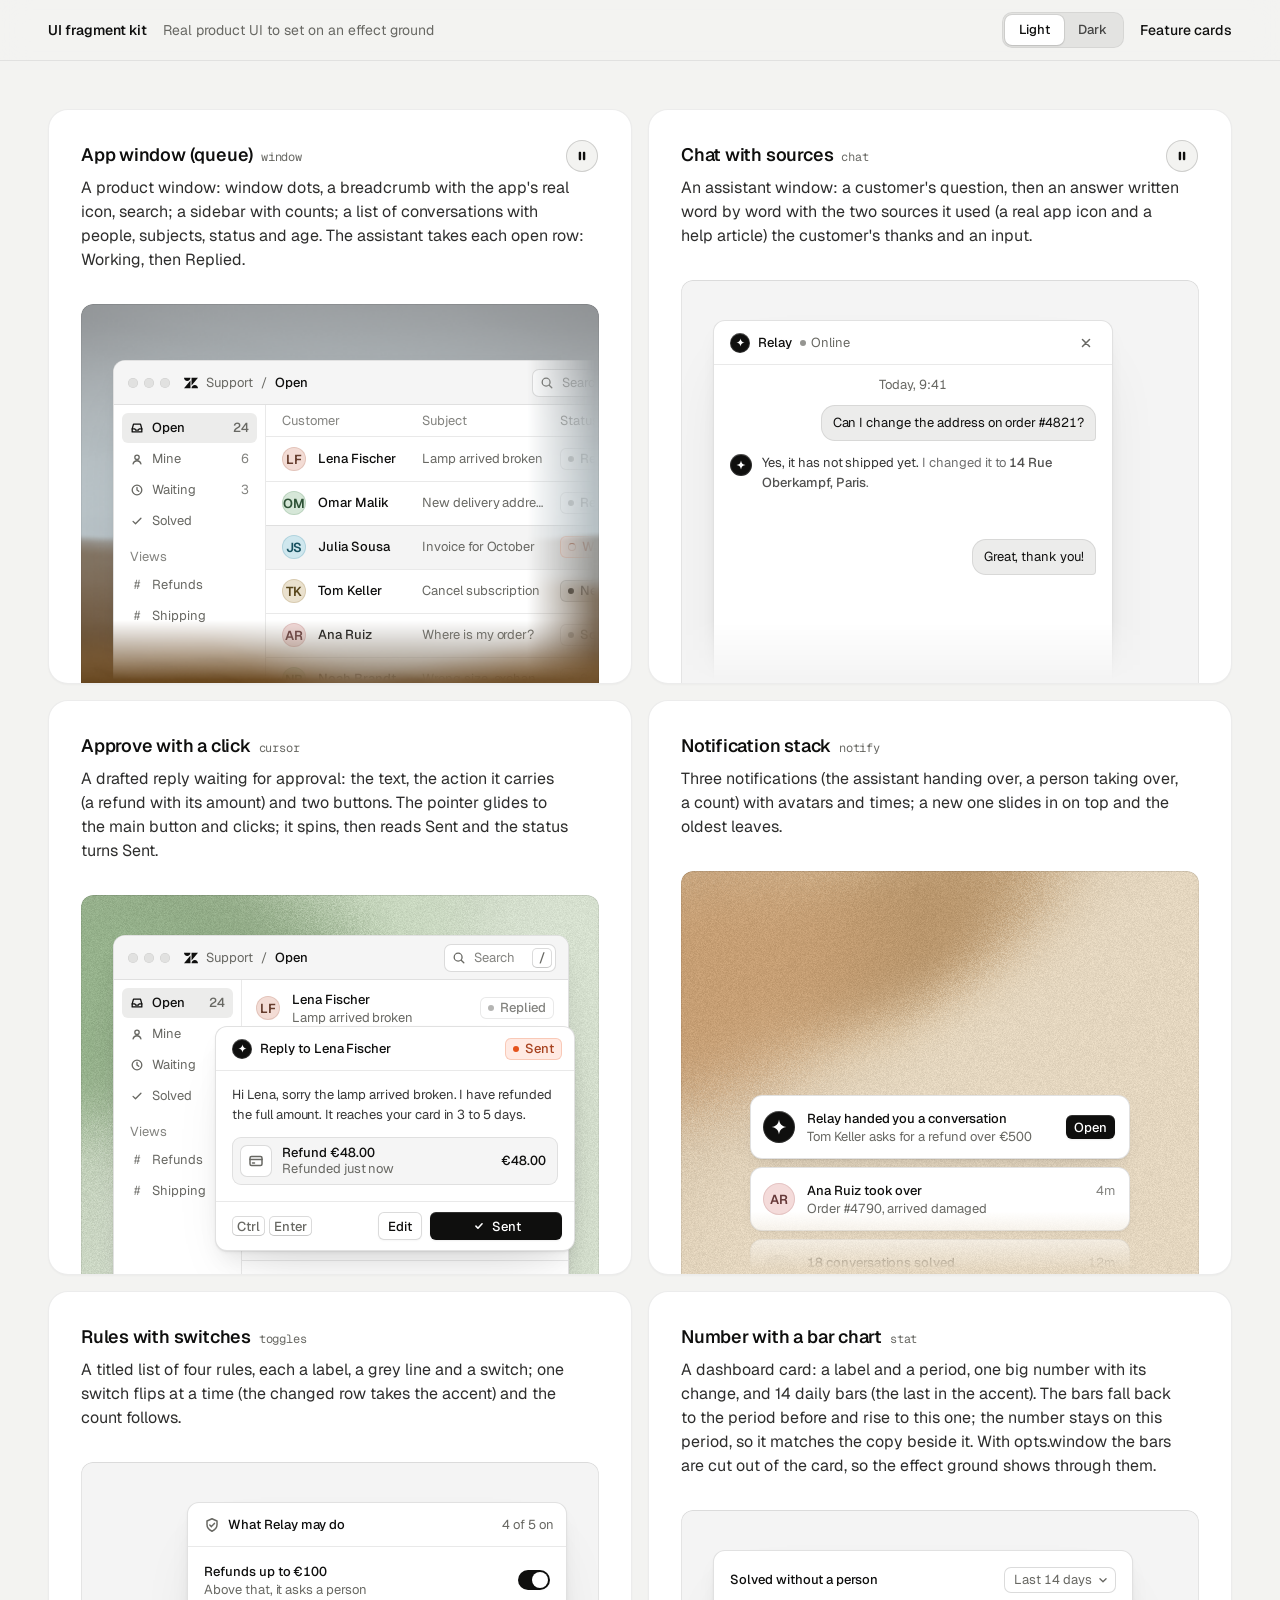
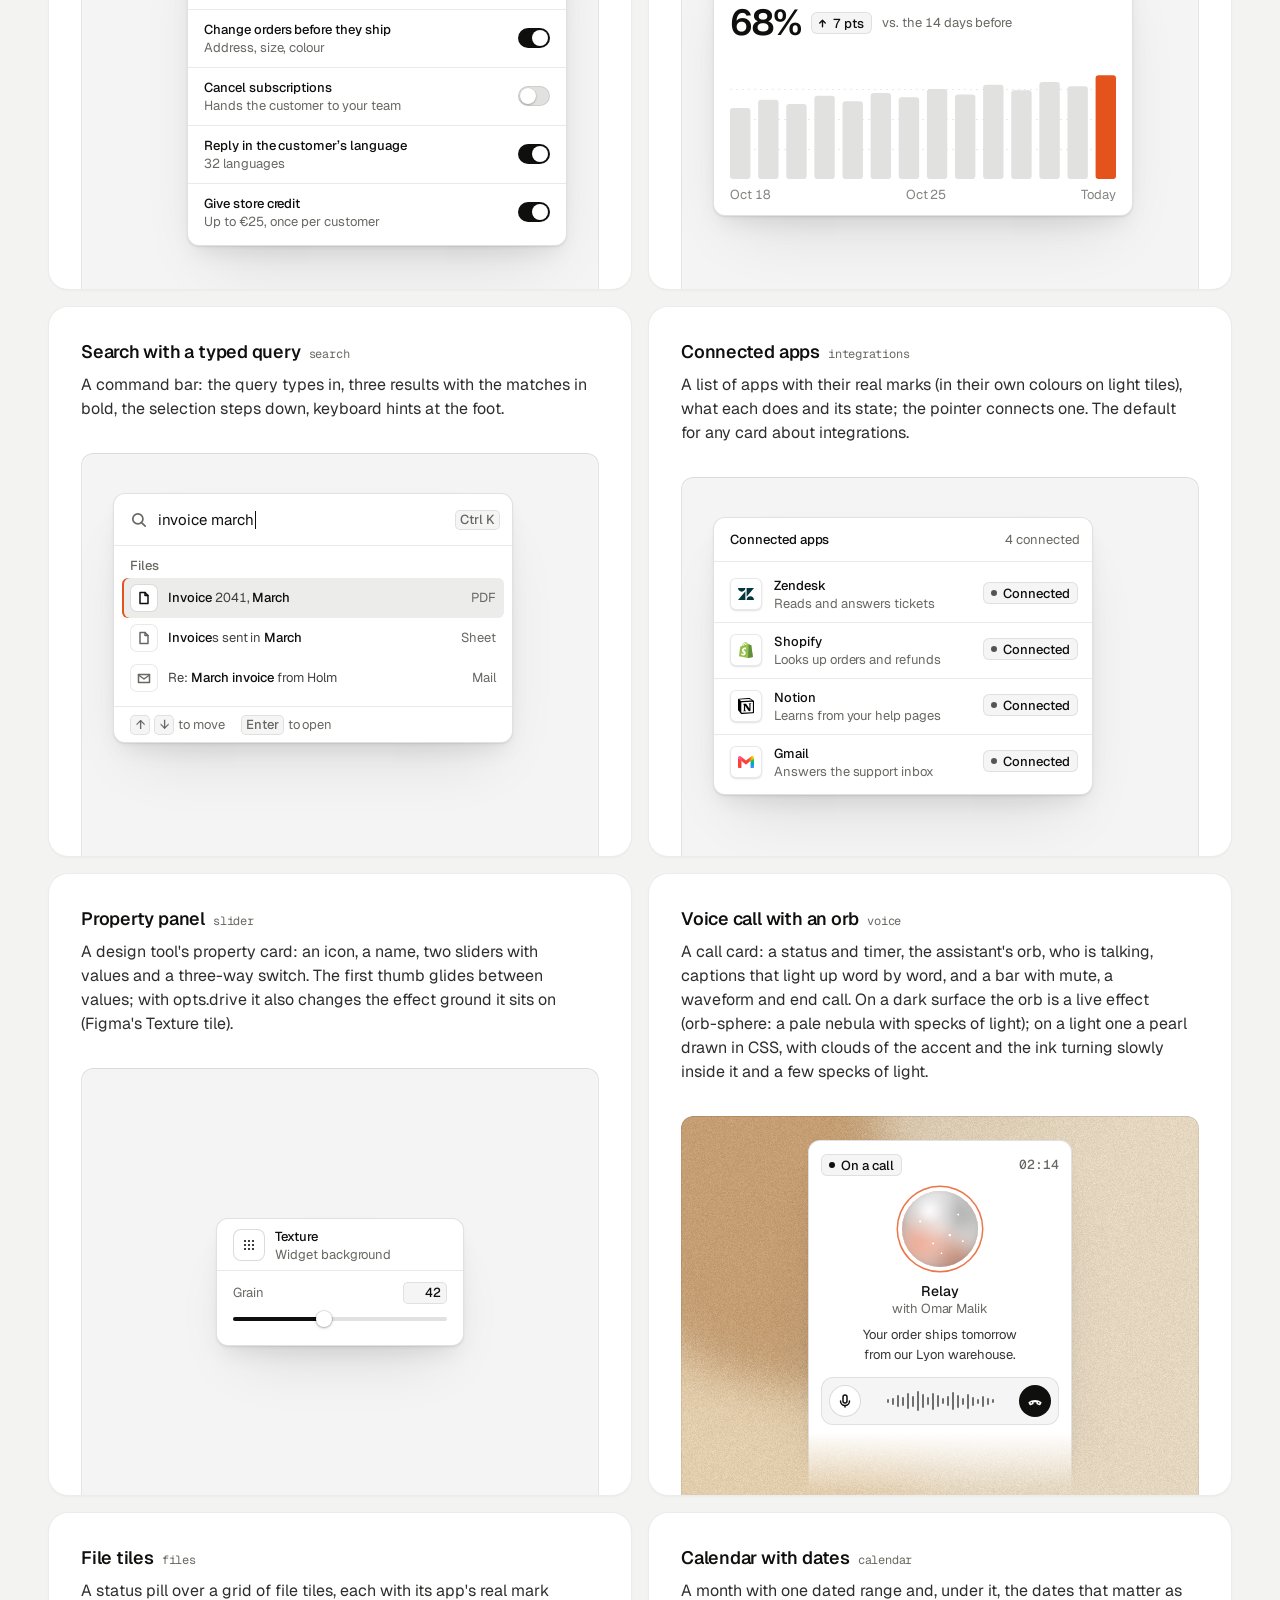
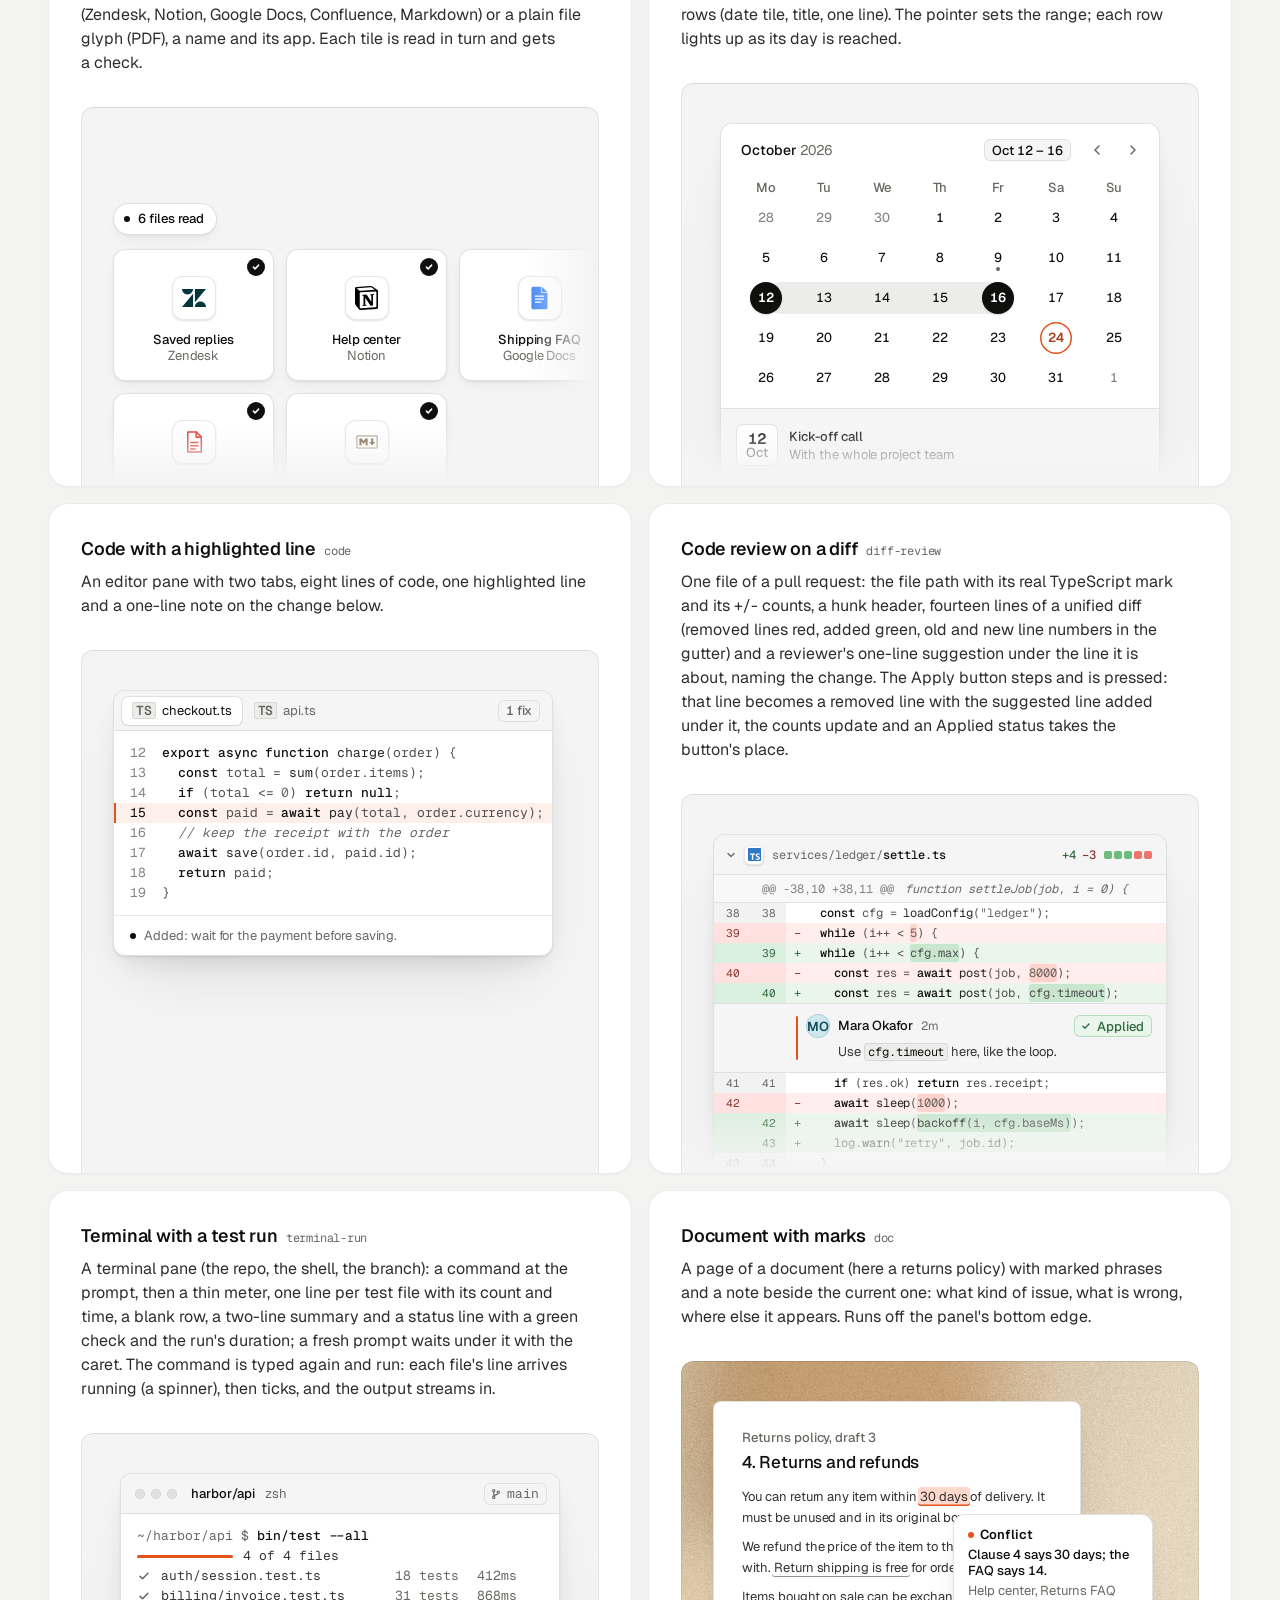
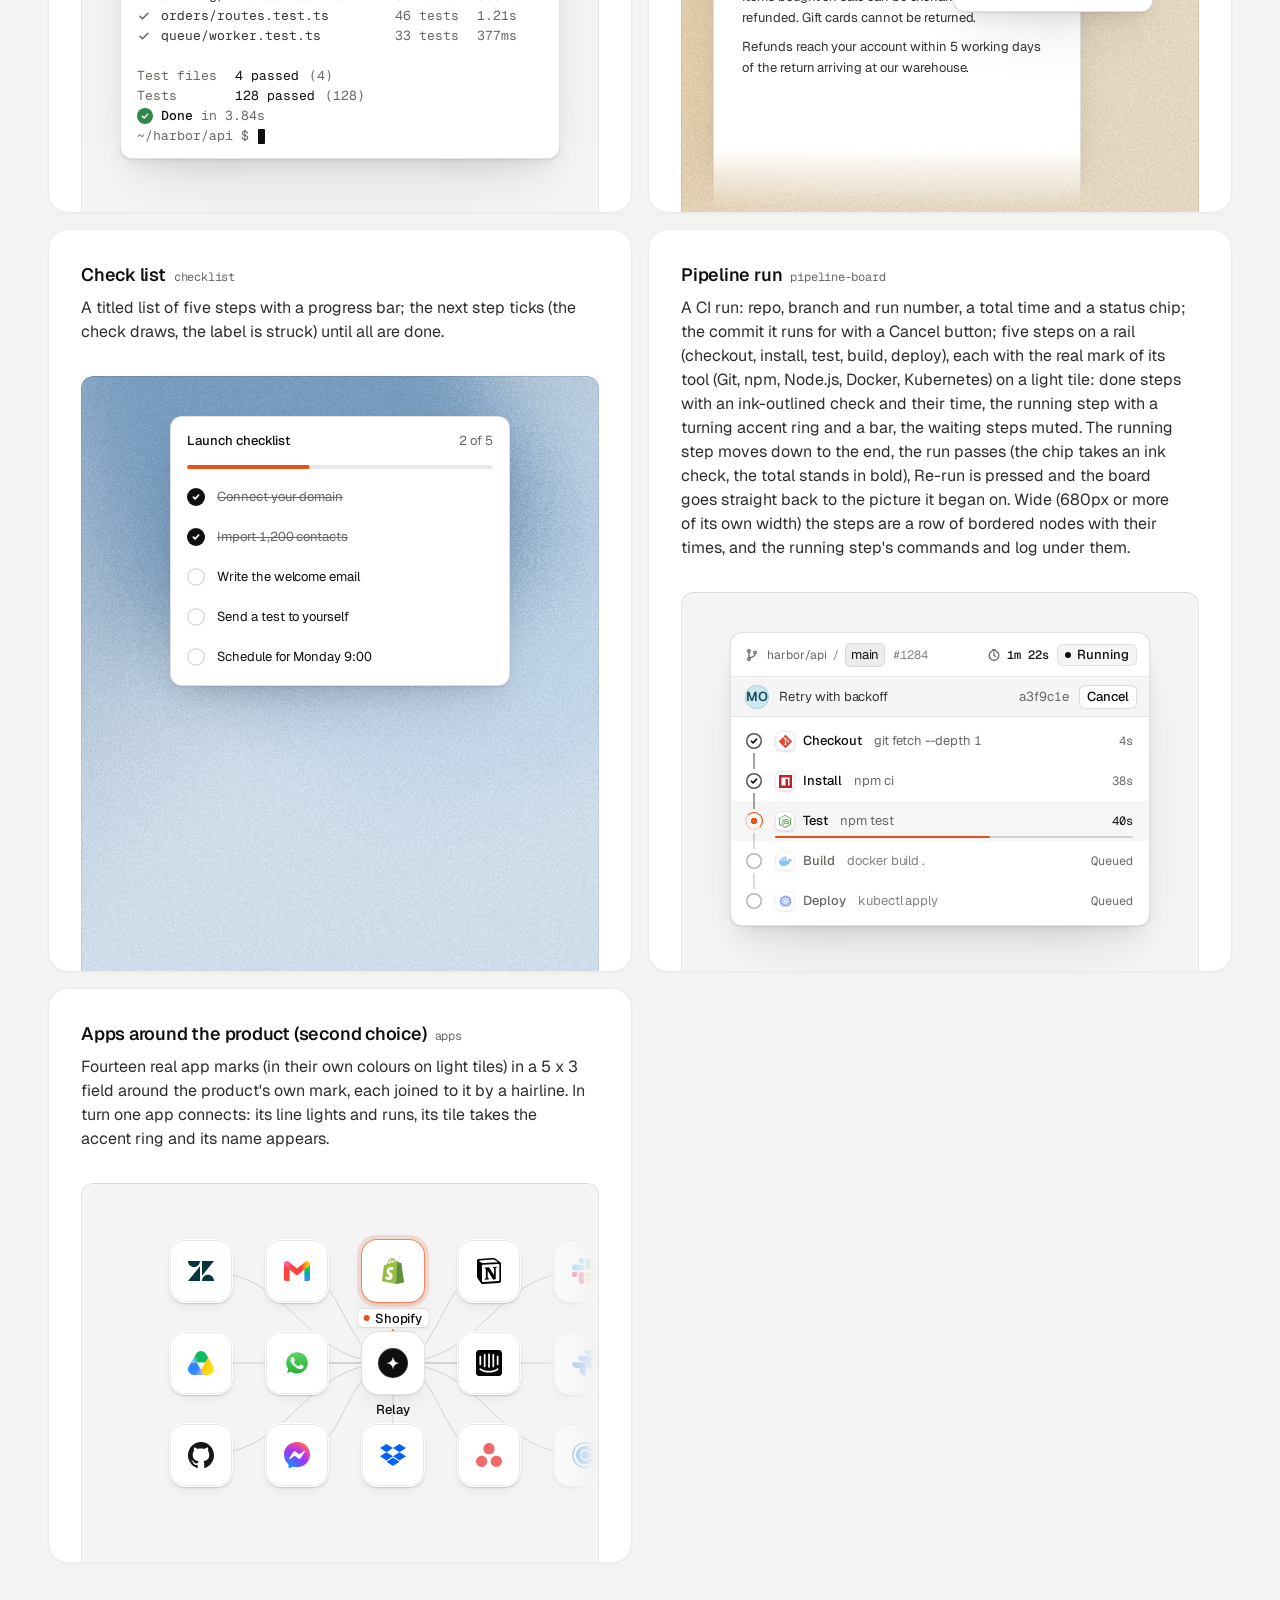
<file: assets/ui/index.html>
<!doctype html>
<html lang="en" data-theme="light">
<head>
<script>window.__tpGlMax = 16;   /* a gallery shows many live effects at once; a page of a site keeps the default 4 (fx.js) */</script>
<meta charset="utf-8">
<meta name="viewport" content="width=device-width, initial-scale=1">
<title>UI fragment kit</title>
<meta name="description" content="Nineteen pieces of real product UI from the taste-skill kit, each on an effect ground in a feature card.">
<link rel="preconnect" href="https://fonts.googleapis.com">
<link rel="preconnect" href="https://fonts.gstatic.com" crossorigin>
<link href="https://fonts.googleapis.com/css2?family=Geist:wght@300..700&family=Geist+Mono:wght@400;500&display=swap" rel="stylesheet">
<link rel="stylesheet" href="base.css">
<link rel="stylesheet" href="cards.css">
<style>
  :root { --font-text: "Geist", system-ui, sans-serif; --font-display: "Geist", system-ui, sans-serif; --font-mono: "Geist Mono", ui-monospace, monospace; }
  [data-theme="light"] { --bg: #f3f3f1; --card: #ffffff; --ink: #0f0f0e; --muted: #686863; --accent: #e5531c; --accent-ink: #ffffff; --g-bg: #e9e8e4; --g-surface: #f6f5f2; --frag: #ffffff; --warm: #c9a679; }
  [data-theme="dark"] { --bg: #070708; --card: #151517; --ink: #f2f2ef; --muted: #8f9094; --accent: #ff7a3c; --accent-ink: #120c08; --g-bg: #0e0e10; --g-surface: #1b1c1f; --frag: #1c1d20; --warm: #9c9689; }
  * { box-sizing: border-box; }
  html, body { margin: 0; }
  body { font-family: var(--font-text); background: var(--bg); color: var(--ink); -webkit-font-smoothing: antialiased; }
  .panel { --fx-bg: var(--g-bg); --fx-surface: var(--g-surface); --fx-ink: var(--ink); --fx-muted: var(--muted); --fx-accent: var(--hue, var(--warm)); --fx-accent-ink: var(--accent-ink); --calm: var(--g-bg); --p-h: 380px; }
  .top { position: sticky; top: 0; z-index: 20; background: color-mix(in oklab, var(--bg) 86%, transparent); backdrop-filter: blur(14px); -webkit-backdrop-filter: blur(14px); border-bottom: 1px solid color-mix(in oklab, var(--ink) 8%, transparent); }
  .top__in { max-width: 1232px; margin: 0 auto; padding: 0 24px; height: 60px; display: flex; align-items: center; gap: 16px; font-size: 14px; line-height: 20px; }
  .top__in strong { font-weight: 560; }
  .top__in > span { color: var(--muted); }
  .sp { flex: 1; }
  .seg { display: inline-flex; padding: 3px; border-radius: 10px; background: color-mix(in oklab, var(--ink) 6%, var(--bg)); box-shadow: inset 0 0 0 1px color-mix(in oklab, var(--ink) 6%, transparent); }
  .seg button { font: inherit; font-size: 13px; font-weight: 500; border: 0; background: none; color: color-mix(in oklab, var(--ink) 72%, var(--bg)); height: 30px; padding: 0 14px; border-radius: 7px; cursor: pointer; }
  .seg button[aria-pressed="true"] { background: var(--card); color: var(--ink); box-shadow: 0 0 0 1px color-mix(in oklab, var(--ink) 8%, transparent), 0 1px 2px rgb(0 0 0 / .1); }
  .top__in a { color: var(--ink); text-decoration: none; font-weight: 500; }
  main { max-width: 1232px; margin: 0 auto; padding: 48px 24px 96px; }
  .grid { display: grid; grid-template-columns: repeat(2, minmax(0, 1fr)); gap: 16px; }
  .card > h3 code { font: 400 12px/16px var(--font-mono); color: var(--muted); margin-left: 8px; }
  @media (max-width: 860px) { .grid { grid-template-columns: minmax(0, 1fr); } }
  @media (max-width: 600px) { main { padding: 24px 16px 64px; } .top__in { padding: 0 16px; } .top__in > span { display: none; } .panel { --p-h: 340px; } }
</style>
</head>
<body>
<header class="top">
  <div class="top__in">
    <strong>UI fragment kit</strong><span>Real product UI to set on an effect ground</span>
    <span class="sp"></span>
    <div class="seg" role="group" aria-label="Theme"><button type="button" data-mode="light" aria-pressed="true">Light</button><button type="button" data-mode="dark" aria-pressed="false">Dark</button></div>
    <a href="cards.html">Feature cards</a>
  </div>
</header>
<main><div class="grid" id="grid"></div></main>

<script type="module">
  import fx from '../effects/fx.js';
  import ui from './ui.js';
  const index = await fetch('index.json').then(r => r.json());
  // where each one sits, as its meta.json says: anchored at a corner or rising from the bottom and cut by
  // the panel's edge, or whole with 24px or more of ground round it; a fade only where an edge cuts it.
  // Only the compact slider sits in the calm middle (Figma's Texture tile); the cursor dialog is shown
  // where it belongs, over the lower-right edge of a window. [class, fade, style, opts]
  const PLACE = {
    window: ['at-corner', 'stage--fade-br', '--ay:56px'],
    chat: ['at-rise to-edge', 'stage--fade-b'],
    cursor: ['at-over', '', '--bx:24px;--by:24px'],
    notify: ['at-rise fit', 'stage--fade-b', '--ay:calc(100% - 180px);--ay-sm:calc(100% - 180px);--fit-max:380px'],
    toggles: ['at-right', ''],
    stat: ['at-corner', ''],
    search: ['at-corner', ''],
    integrations: ['at-corner', ''],
    slider: ['at-center', '', '', '{"compact":true,"drive":{"param":"grain","min":0.15,"max":0.95}}'],
    voice: ['at-rise to-edge fit', 'stage--fade-b', '--ax:max(24px, 50% - 132px);--ay:24px;--fit-max:264px'],
    files: ['at-corner wide', 'stage--fade-br', '--w:680px;--ay:96px'],
    calendar: ['at-rise fit', 'stage--fade-b', '--fit-max:440px'],
    code: ['at-corner', ''],
    'diff-review': ['at-corner fit', 'stage--fade-b', '--fit-max:480px'],
    'terminal-run': ['at-rise fit', '', '--fit-max:440px'],
    'pipeline-board': ['at-rise fit', '', '--fit-max:420px'],
    doc: ['at-corner to-edge', 'stage--fade-b'],
    checklist: ['at-rise fit', '', '--fit-max:340px'],
    apps: ['at-corner wide', 'stage--fade-br', '--w:560px;--ay:48px'],
  };
  // grounds behind UI are soft lit fields (never a line or dot pattern), on both themes: the bright
  // picture behind dark UI on the dark page, a clear step darker than white UI on the light page
  // the painting stays abstract (a mist over warm sand, level, fully soft) and shows once on the page
  const PAINT = ['painterly-landscape', { blur: 1, brush: 0.35, slope: 0, hillY: 0.3, horizon: 0.62, calm: 0.2, calmX: 0.6, calmY: 0.8, drift: 0, side: 1 }, '{"bg":"#a3b0b6","accent":"#c49a6c"}'];
  const GRAIN = ['grain-gradient', { speed: 0, grainMotion: 0, calm: 0.2, calmX: 0.5, calmY: 0.6, tint: 0.6, contrast: 0.6 }, '{"bg":"#d9ccb7","surface":"#e9e0d2","ink":"#2a2622","muted":"#6f675c","accent":"#a8794a"}'];
  const SKY = [GRAIN[0], GRAIN[1], '{"bg":"#c6d3df","surface":"#d6e0e9","ink":"#25303a","muted":"#5d6873","accent":"#3f6a92"}'];
  const SAGE = [GRAIN[0], GRAIN[1], '{"bg":"#cdd6c6","surface":"#dce3d6","ink":"#262d24","muted":"#5f6a5a","accent":"#6c8e63"}'];
  const GROUND = (m, i) => (m.name === 'slider' ? GRAIN : i === 0 ? PAINT : [GRAIN, SKY, SAGE][i % 3]);
  const q = new URLSearchParams(location.search);
  const grid = document.getElementById('grid');
  grid.innerHTML = index.fragments.map((m, i) => {
    const [at, fade, extra = '', opts = ''] = PLACE[m.name] || ['at-corner', 'stage--fade-br'];
    const [id, params, pal] = GROUND(m, i);
    const w = at === 'at-center' ? '' : ` style="--ax:32px;--ay:40px;${extra}"`;
    const o = opts ? ` data-ui-opts='${opts}'` : '';
    // the cursor is a dialog over a window's edge: the window under it holds still
    const under = m.name === 'cursor' ? `<div class="at-corner" style="--ax:32px;--ay:40px" data-ui-load="window" data-ui-opts='{"compact":true}' data-ui-still></div>` : '';
    return `<article class="card card--row"><h3>${m.title}<code>${m.name}</code></h3><p>${m.shows}</p>
      <div class="panel" data-fx="${id}" data-fx-seed="${(i + 1) * 17}" data-fx-params='${JSON.stringify(params)}' data-fx-palette='${pal}' style="--calm-k:0%">
        <div class="stage ${fade}">${under}<div class="${at}"${w}${o} data-ui-load="${m.name}"></div></div></div></article>`;
  }).join('');
  function setMode(mode) {
    document.documentElement.dataset.theme = mode;
    document.querySelectorAll('.seg button').forEach(b => b.setAttribute('aria-pressed', String(b.dataset.mode === mode)));
  }
  setMode(q.get('mode') === 'dark' ? 'dark' : 'light');
  if (q.has('t')) fx.setClock(+q.get('t'));
  // each ground is drawn once near the screen and kept as a picture (its WebGL context freed), so nineteen
  // panels need one or two contexts, not nineteen
  await Promise.all([ui.loadAll(grid), ui.grounds(grid, fx)]);
  document.documentElement.dataset.ready = '1';
  document.querySelectorAll('.seg button').forEach(b => b.addEventListener('click', async () => {
    setMode(b.dataset.mode);
    for (const el of grid.querySelectorAll('[data-ui]')) el.__ui?.repaint?.();
    await ui.grounds(grid, fx);
  }));
</script>
</body>
</html>
</file>
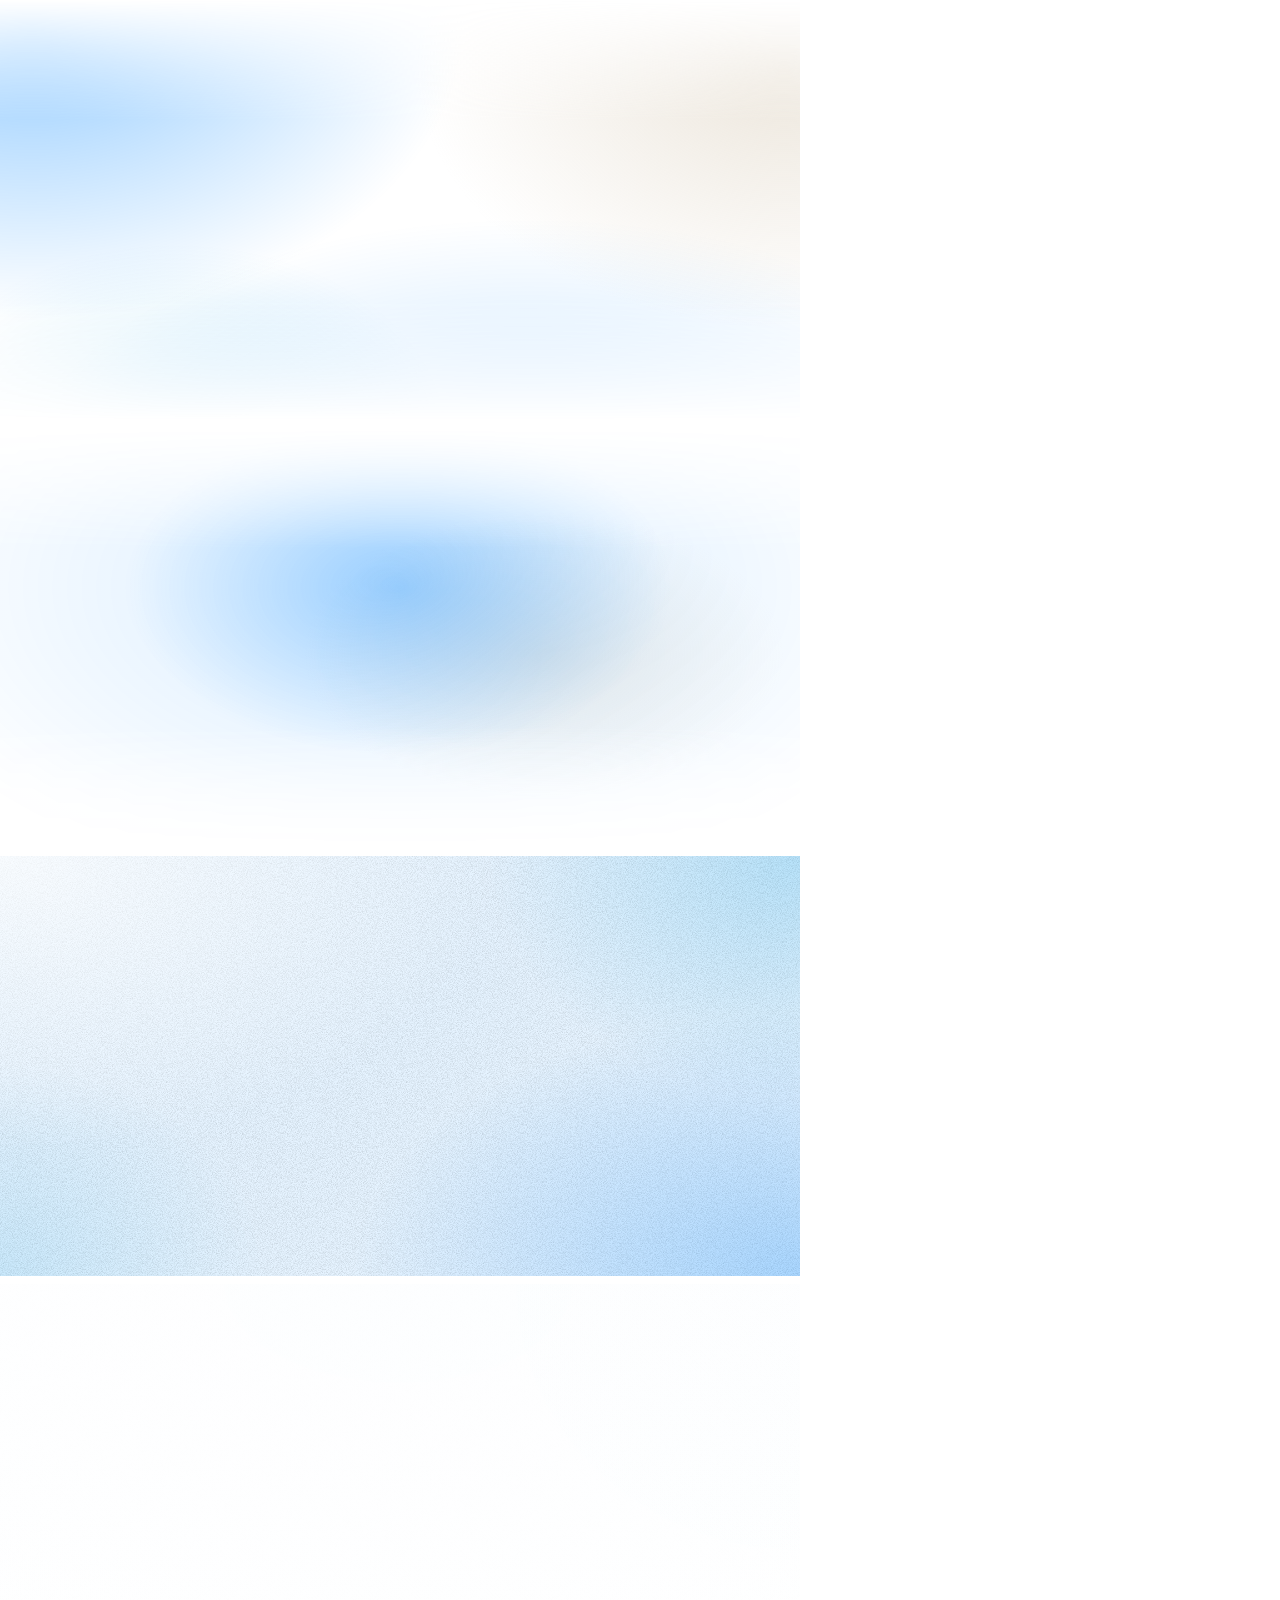
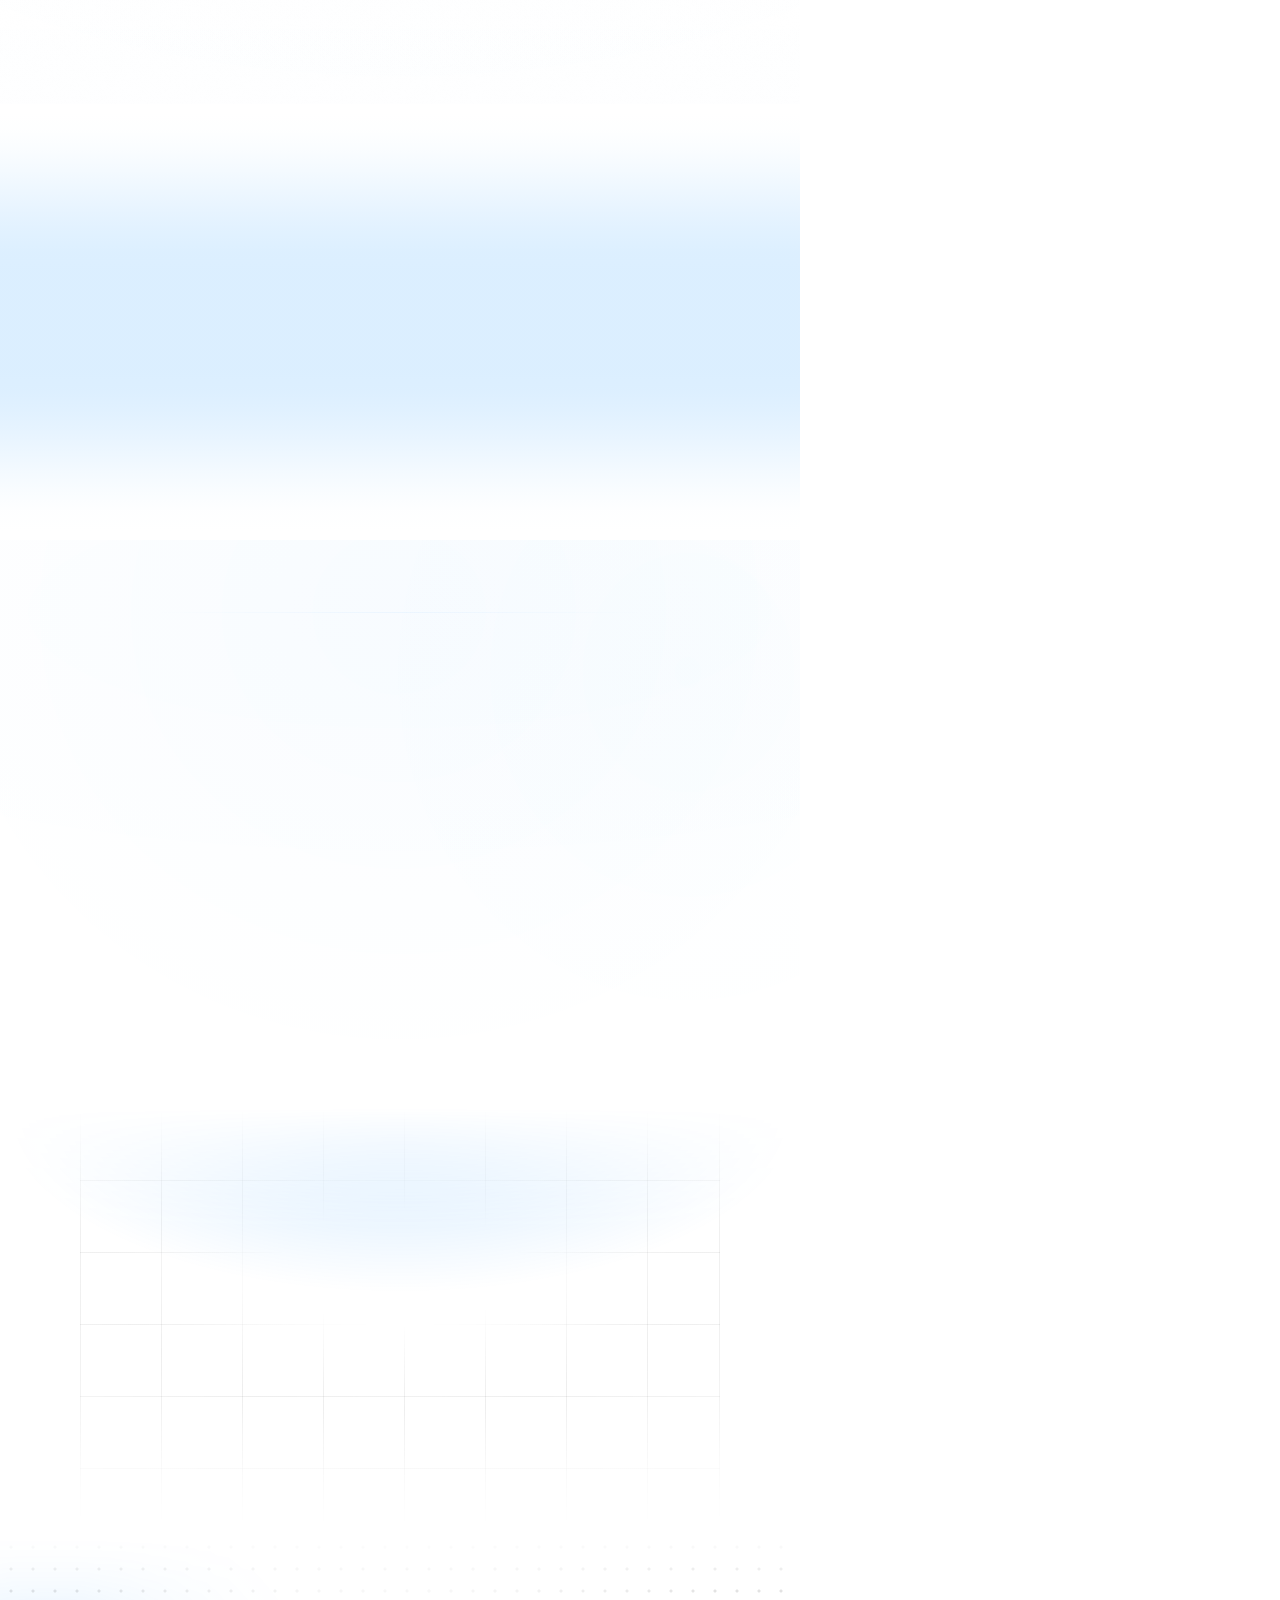
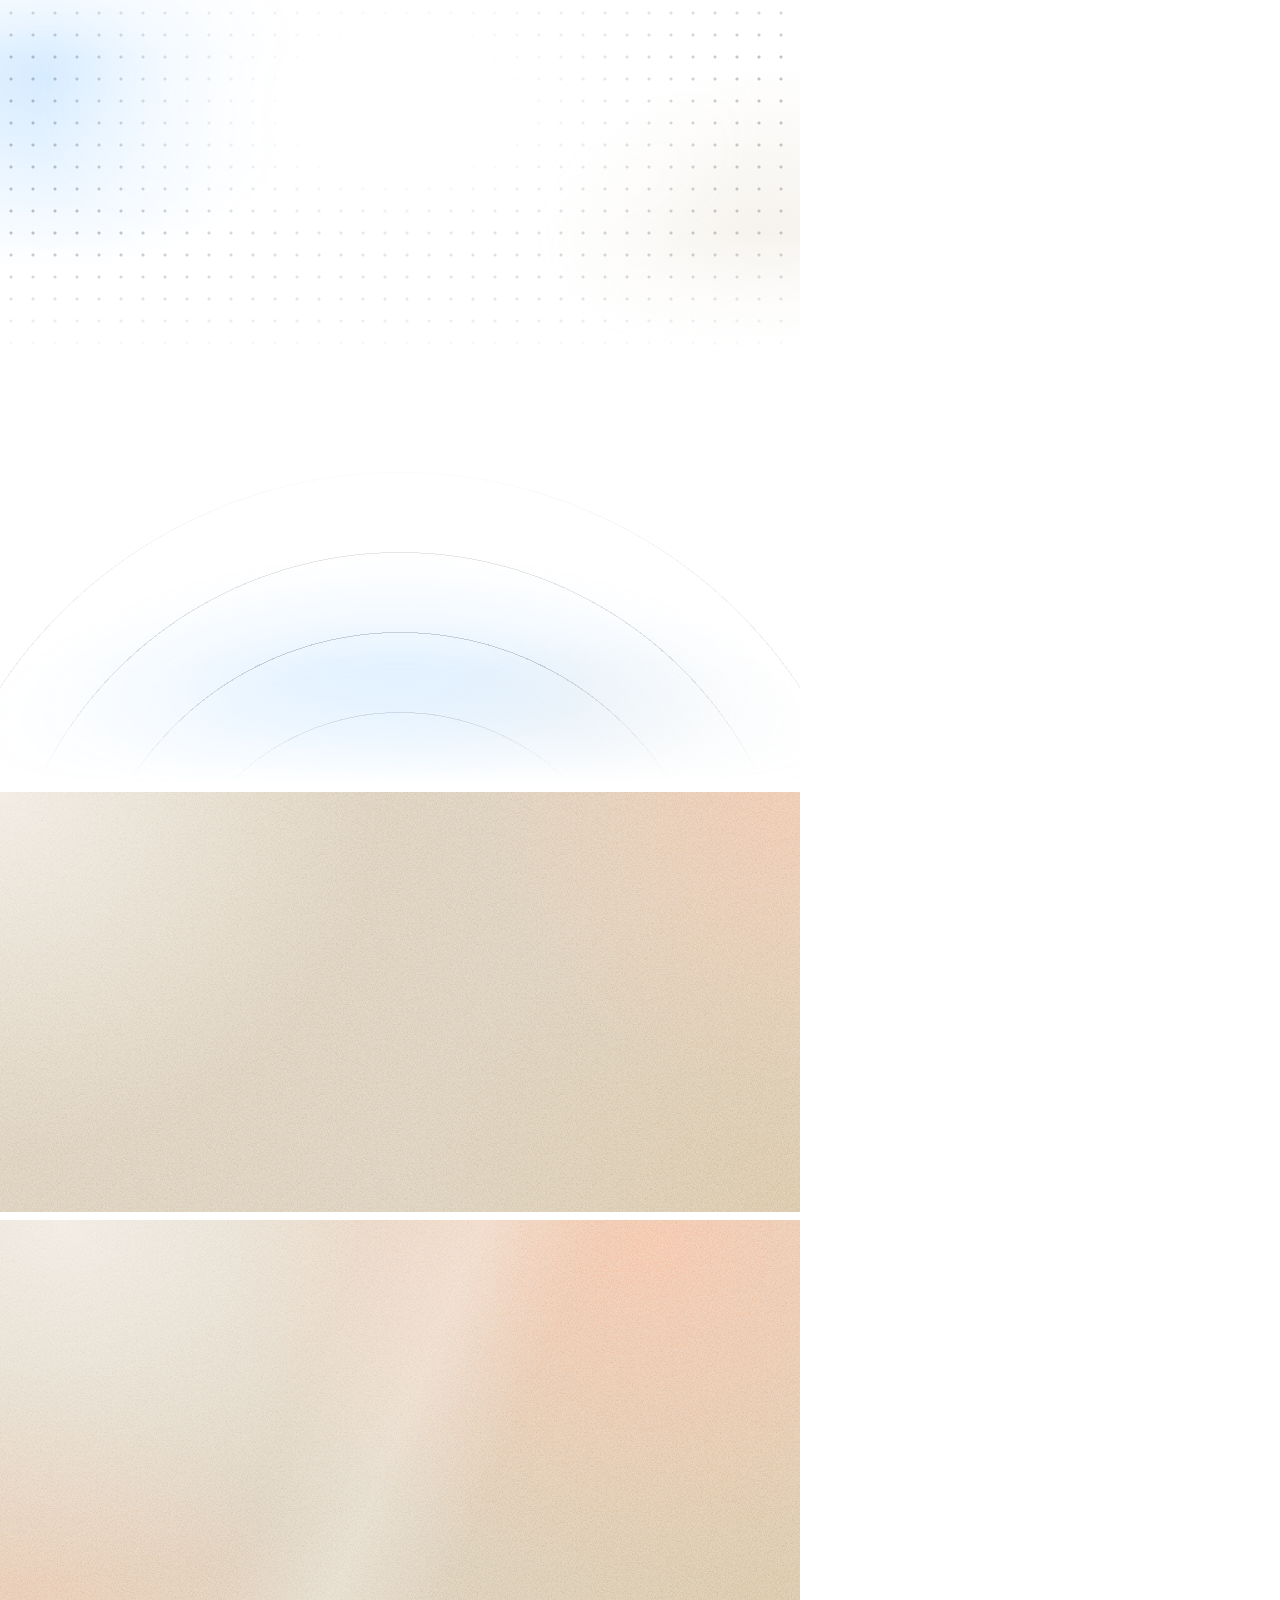
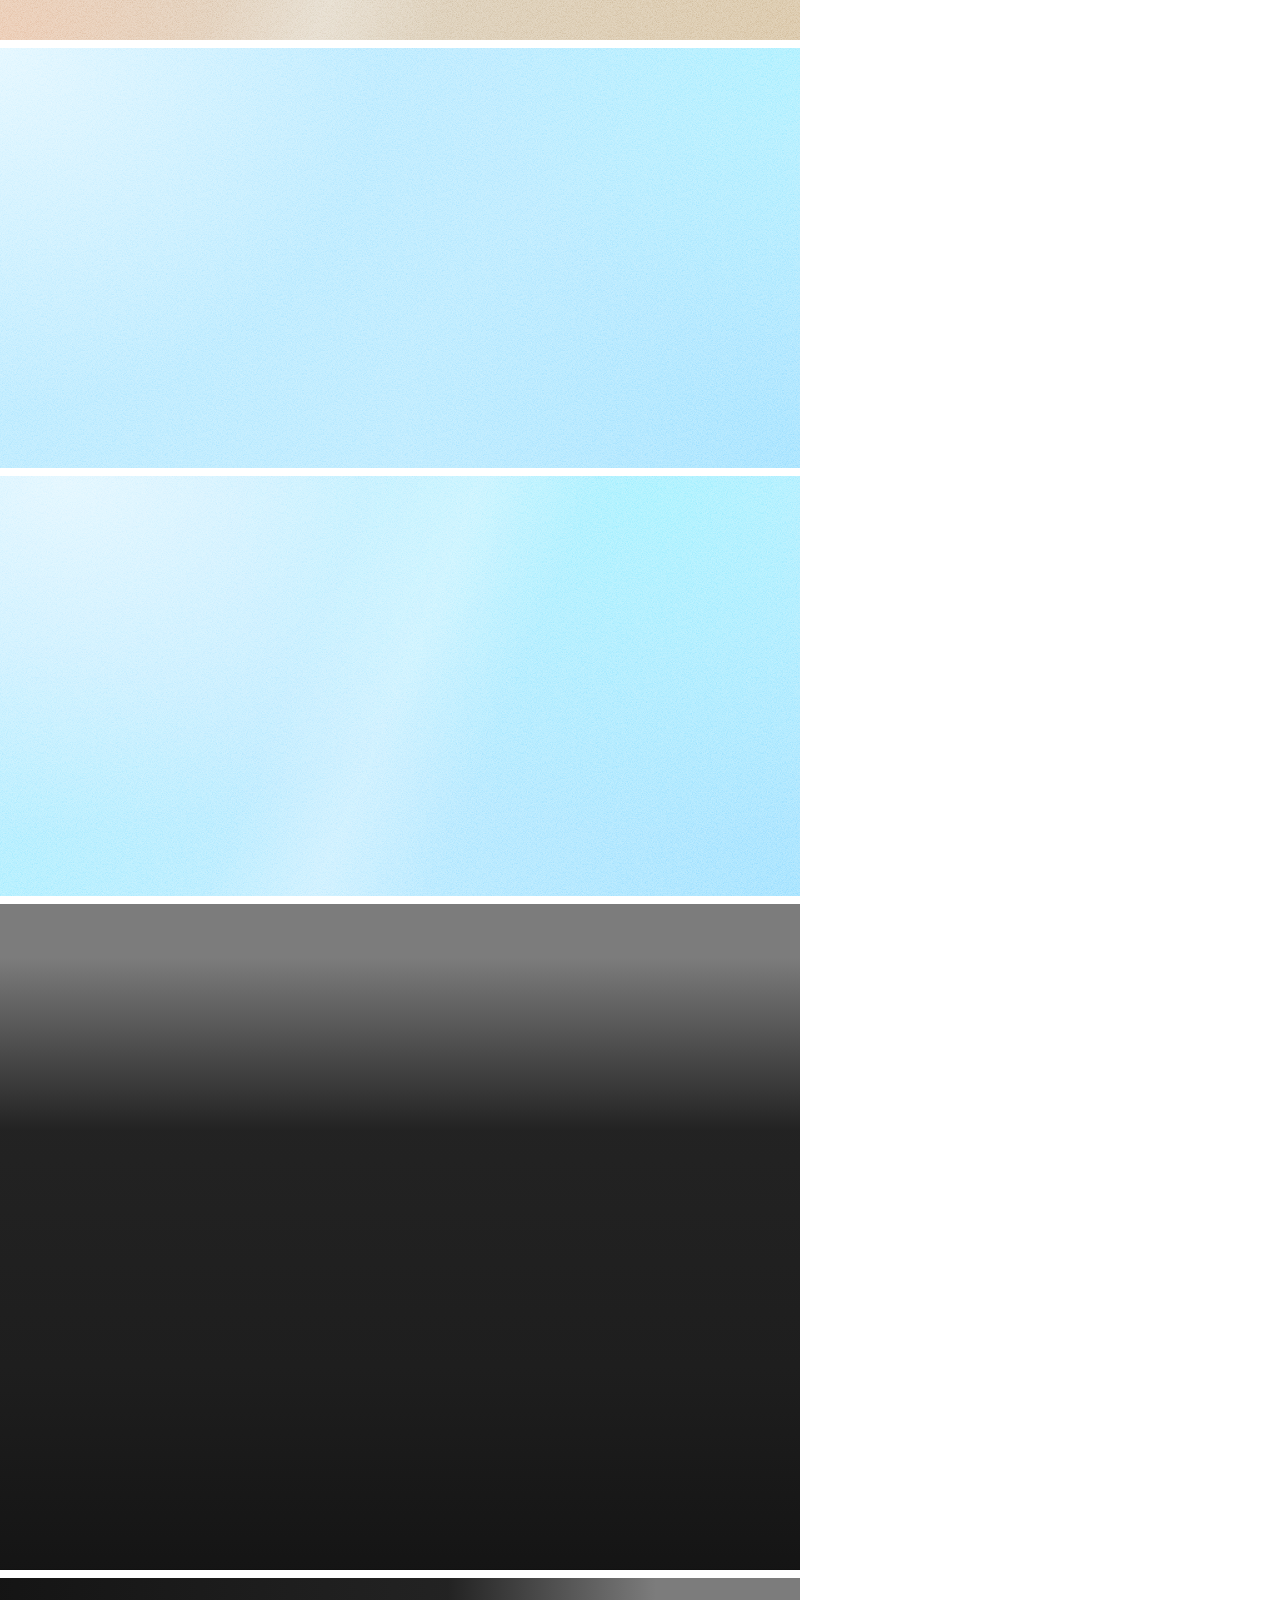
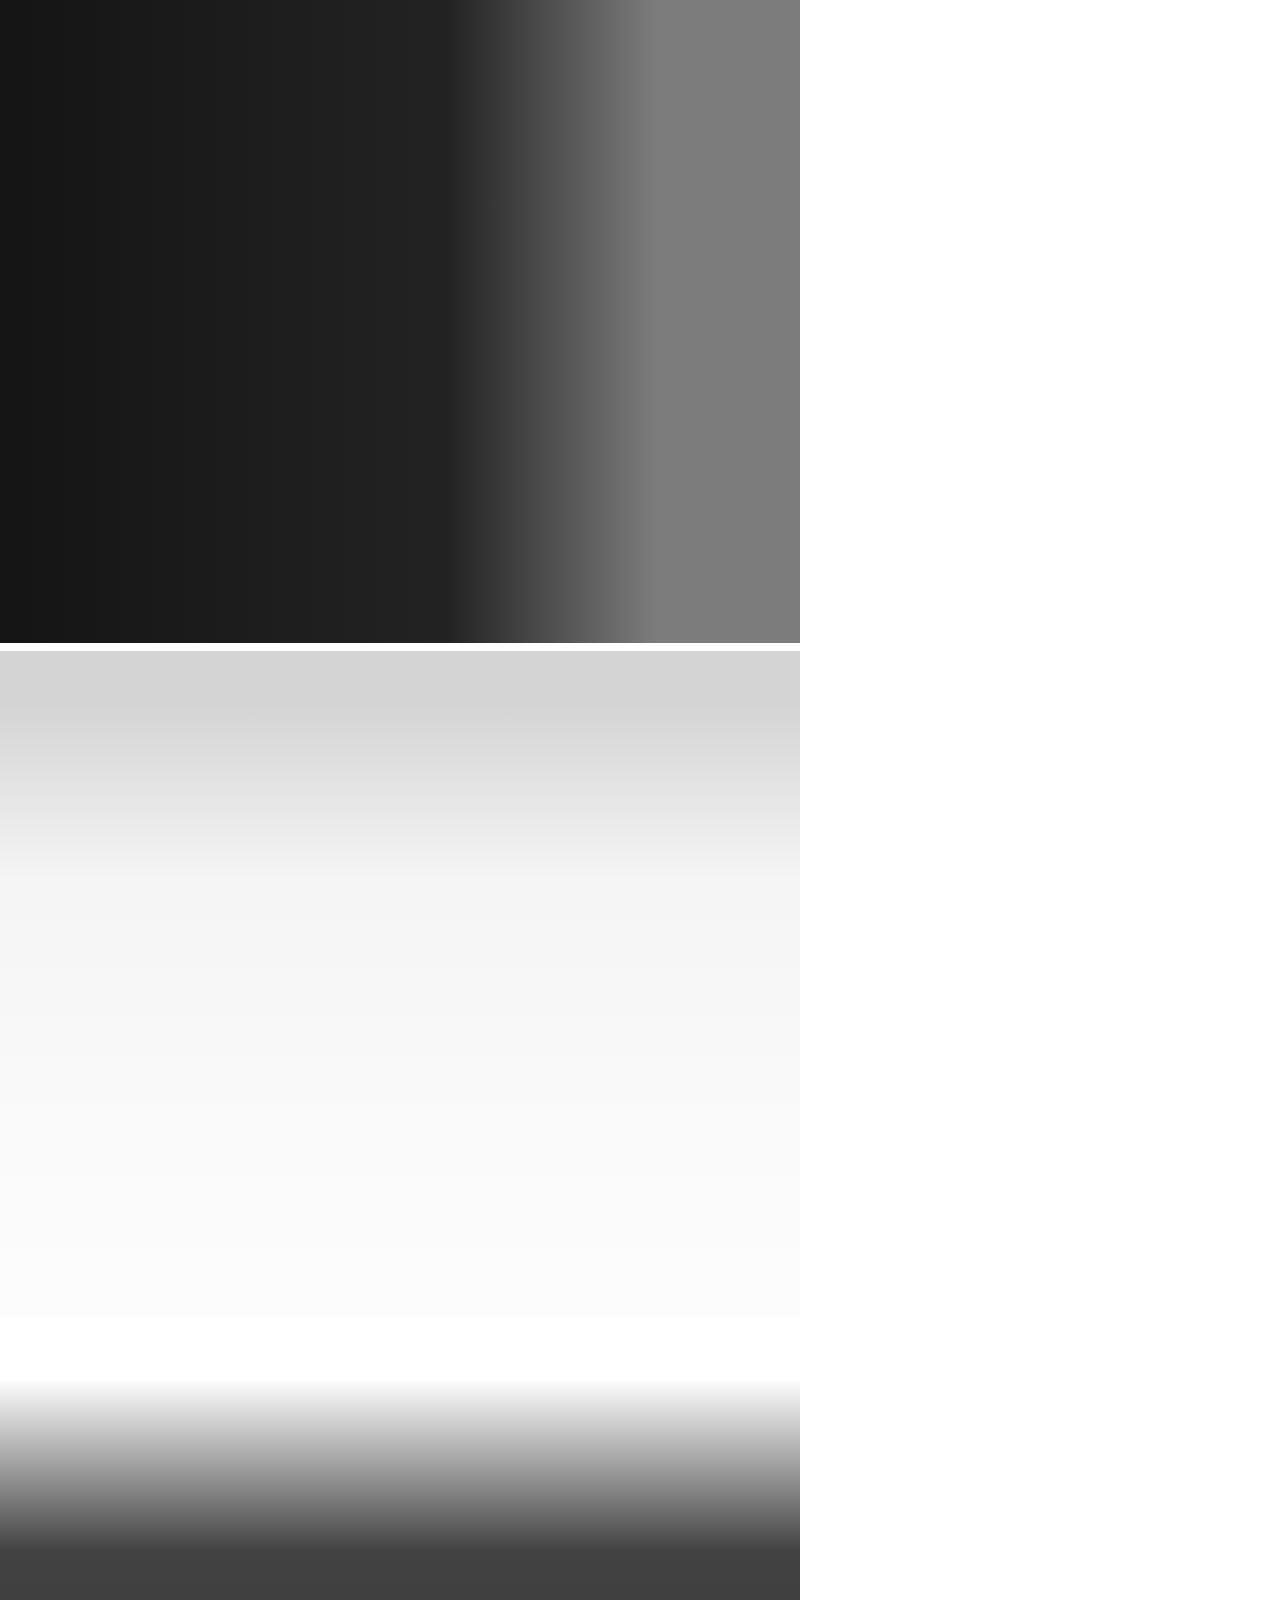
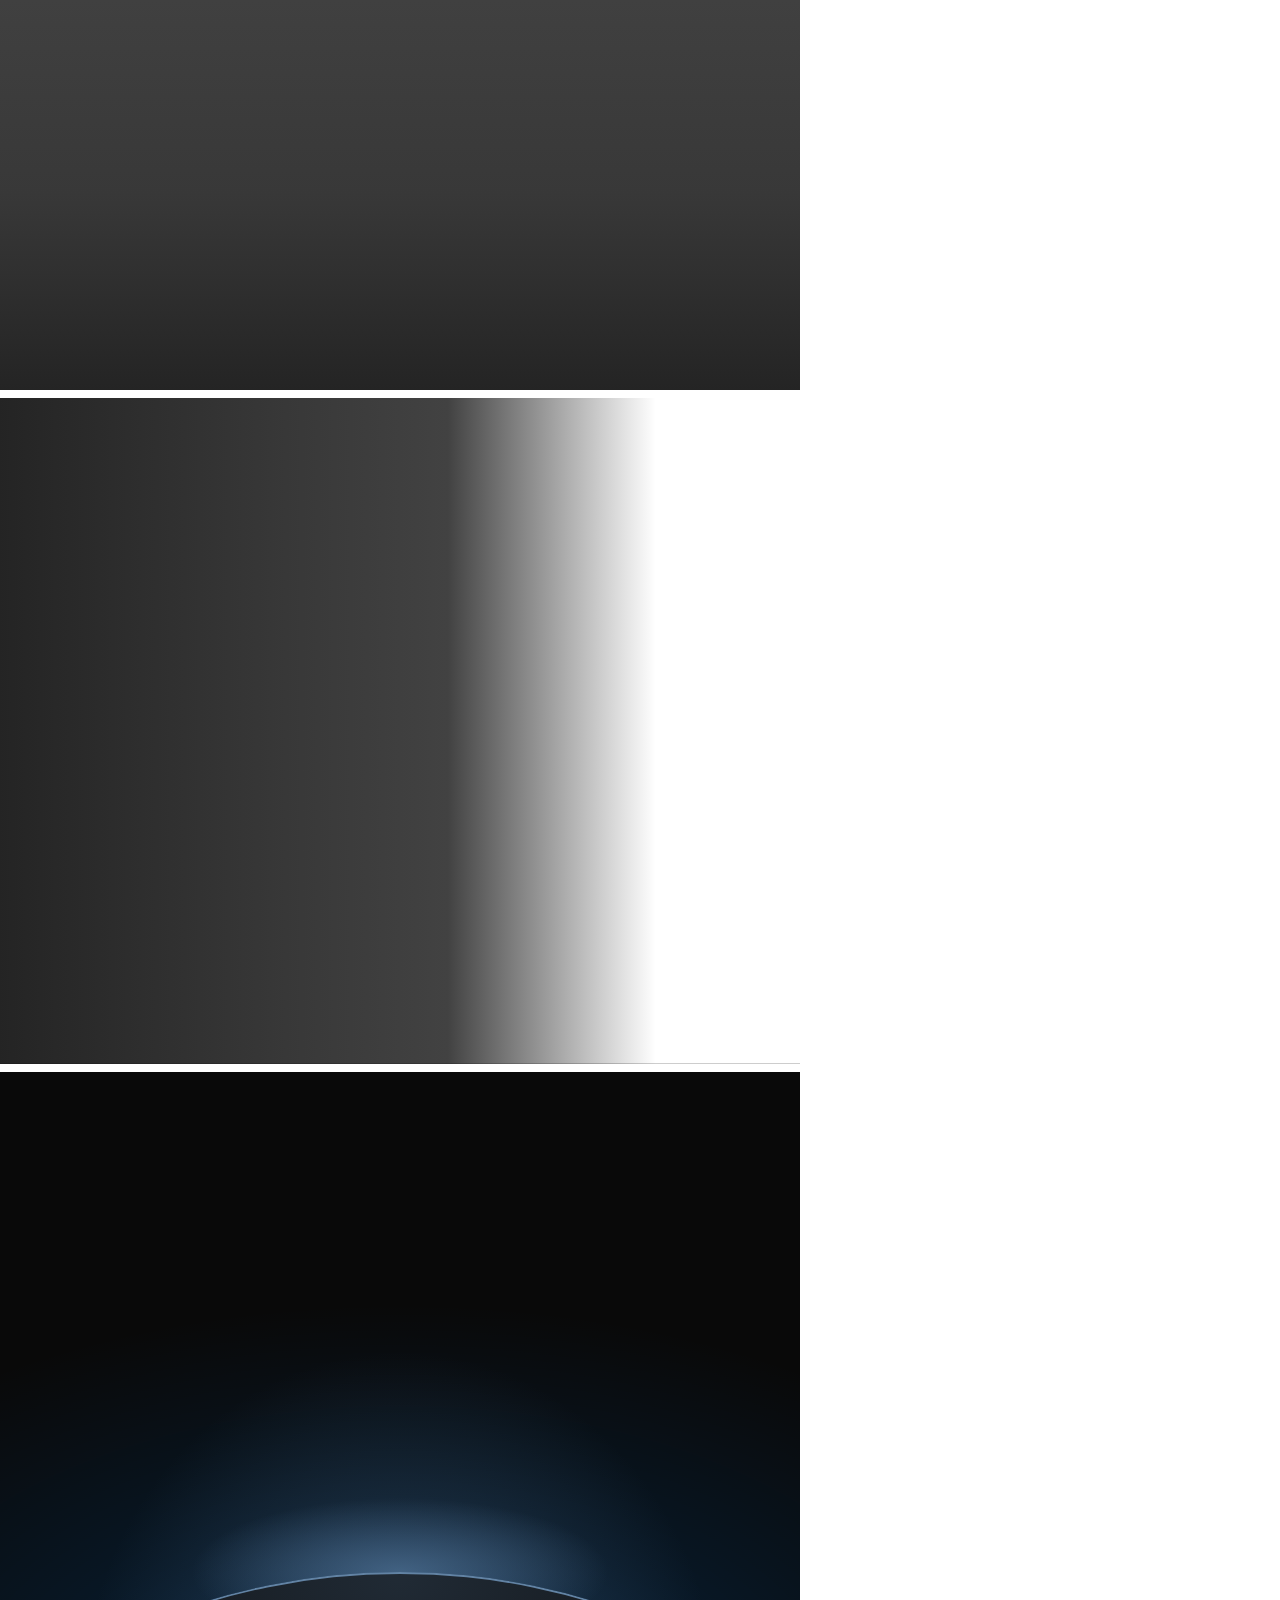
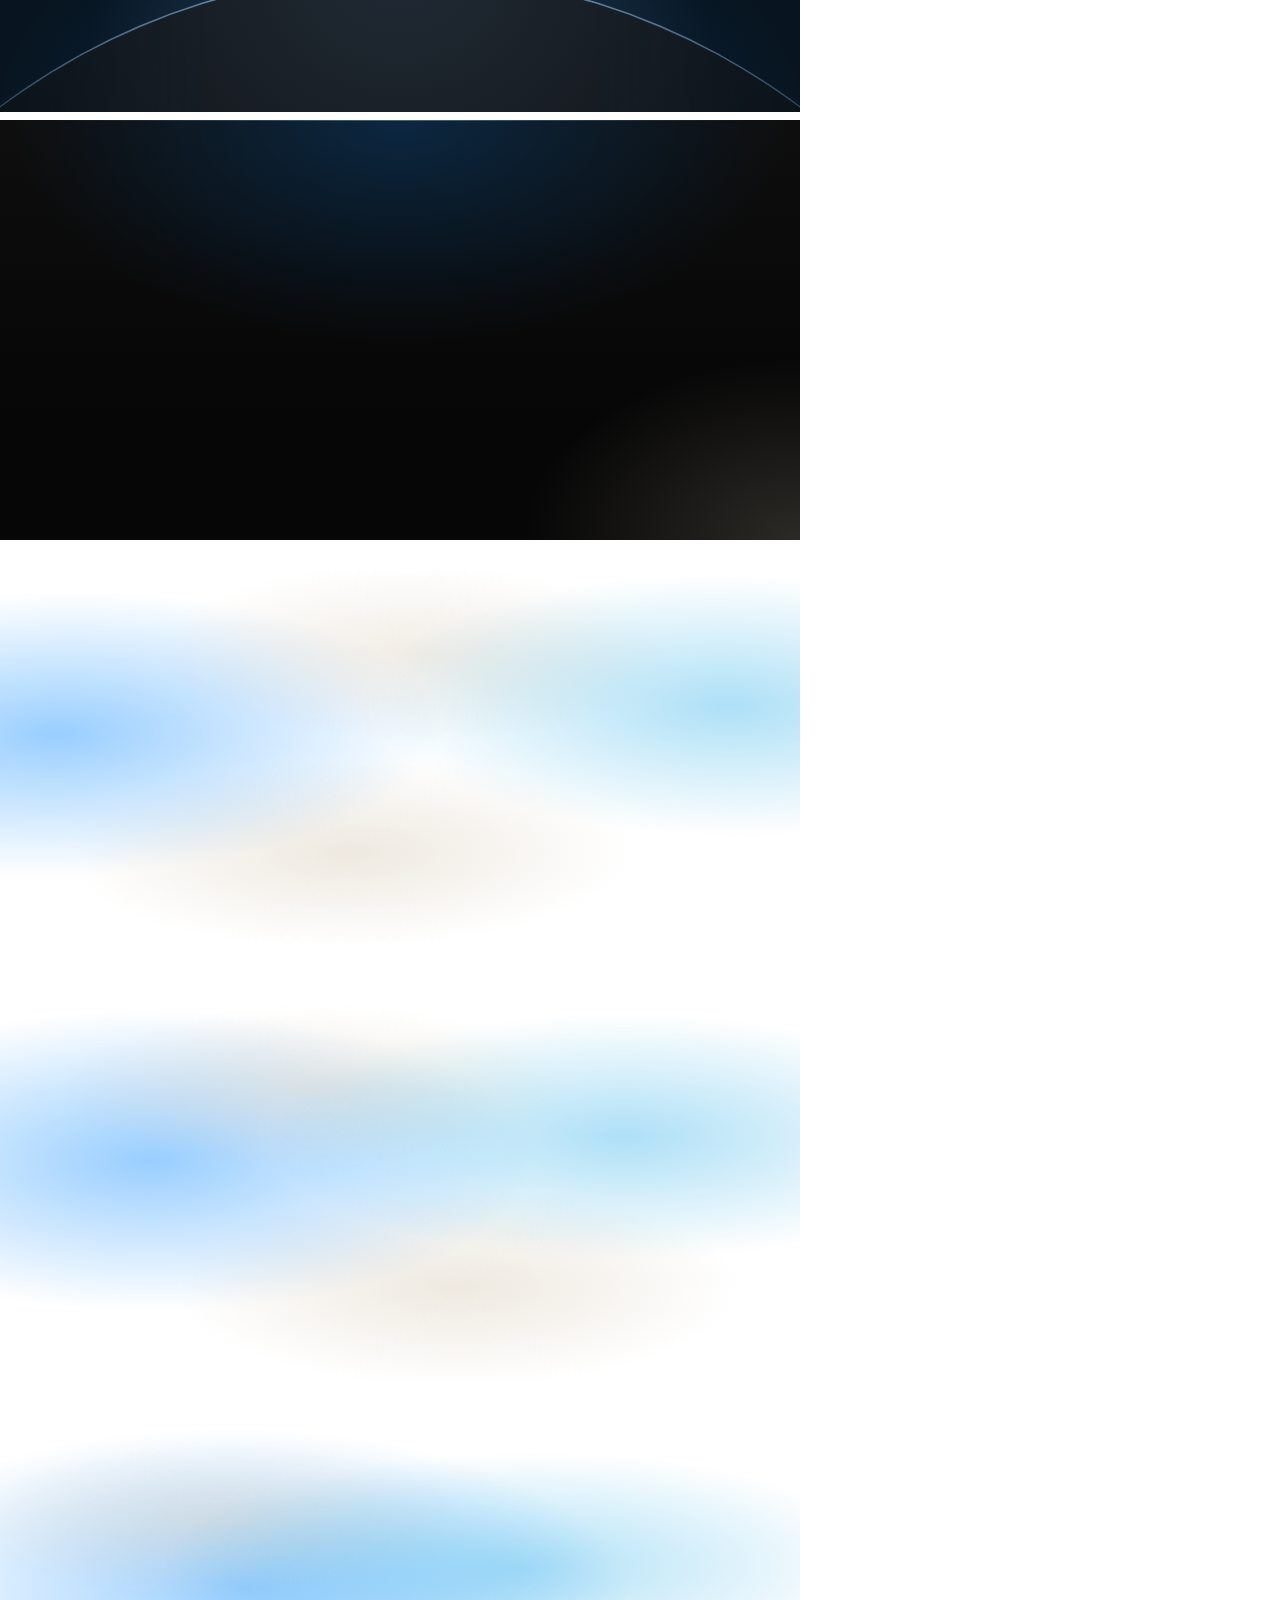
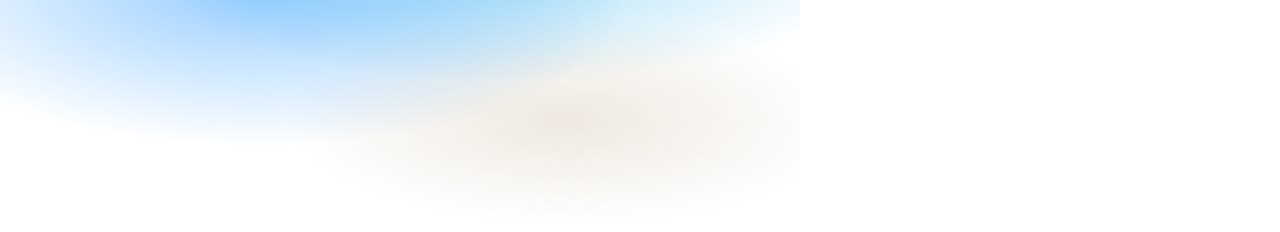
<file: assets/backgrounds/check.html>
<!doctype html>
<html lang="en" data-ground="sand">
<head>
<meta charset="utf-8">
<title>Backgrounds contrast check</title>
<!-- Every ground in a 800px box, for check.mjs: it sets a palette, screenshots the boxes and measures
     the ink and muted contrast on every pixel of each ground's text zone (index.json). The photograph
     grounds sit on a flat grey picture: #7c7c7c for the dark scrim, #d4d4d4 for the light one; and the worst case of the dark scrim: a white
     picture (white words on it). The light scrim is for pale photographs only. -->
<link rel="stylesheet" href="../system.css">
<link rel="stylesheet" href="backgrounds.css">
<style>body { margin: 0; width: 800px; } .box { width: 800px; margin: 0 0 8px; padding: 24px; font-size: 20px; } .pi, .pm { visibility: hidden; } .pi { color: var(--ink); } .pm { color: var(--muted); }  /* the liquid blobs held at the start, the middle and the end of their drift (the keyframes in backgrounds.css), so the text zone is measured where they stand under it */
  .at-start::before { animation: none; transform: translate3d(-7%, 0, 0) skewX(-7deg) scaleY(.94); } .at-start::after { animation: none; transform: translate3d(8%, 0, 0) skewX(6deg) scaleY(1.04); }
  .at-mid::before { animation: none; transform: translate3d(.5%, 0, 0) skewX(-.5deg) scaleY(.995); } .at-mid::after { animation: none; transform: translate3d(-.5%, 0, 0) scaleY(.98); }
  .at-end::before { animation: none; transform: translate3d(8%, 0, 0) skewX(6deg) scaleY(1.05); } .at-end::after { animation: none; transform: translate3d(-9%, 0, 0) skewX(-6deg) scaleY(.92); }
</style>
<script src="backgrounds.js" defer></script>
</head>
<body>
<div class="bg-mist box" data-g="mist" style="height:420px"><span class="pi">Ink</span> <span class="pm">Muted</span></div>
<div class="bg-halo box" data-g="halo" style="height:420px"><span class="pi">Ink</span> <span class="pm">Muted</span></div>
<div class="bg-grain box" data-g="grain" style="height:420px"><span class="pi">Ink</span> <span class="pm">Muted</span></div>
<div class="bg-paper box" data-g="paper" style="height:420px"><span class="pi">Ink</span> <span class="pm">Muted</span></div>
<div class="bg-dusk box" data-g="dusk" style="height:420px"><span class="pi">Ink</span> <span class="pm">Muted</span></div>
<div class="bg-topglow box" data-g="topglow" style="height:560px"><span class="pi">Ink</span> <span class="pm">Muted</span></div>
<div class="bg-ruled box" data-g="ruled" style="height:420px"><span class="pi">Ink</span> <span class="pm">Muted</span></div>
<div class="bg-dots box" data-g="dots" style="height:420px"><span class="pi">Ink</span> <span class="pm">Muted</span></div>
<div class="bg-arcs box" data-g="arcs" style="height:420px"><span class="pi">Ink</span> <span class="pm">Muted</span></div>
<div class="bg-band box" data-g="band" style="height:420px"><span class="pi">Ink</span> <span class="pm">Muted</span></div>
<div class="bg-field box" data-g="field" style="height:420px"><span class="pi">Ink</span> <span class="pm">Muted</span></div>
<div class="bg-band bg-tint box" data-g="band-tint" style="height:420px"><span class="pi">Ink</span> <span class="pm">Muted</span></div>
<div class="bg-field bg-tint box" data-g="field-tint" style="height:420px"><span class="pi">Ink</span> <span class="pm">Muted</span></div>
<div class="bg-photo box" data-g="photo" style="height:520px;--g-photo:linear-gradient(#7c7c7c,#7c7c7c)"><span class="pi">Ink</span> <span class="pm">Muted</span></div>
<div class="bg-photo bg-photo--left box" data-g="photo-left" style="height:520px;--g-photo:linear-gradient(#7c7c7c,#7c7c7c)"><span class="pi">Ink</span> <span class="pm">Muted</span></div>
<div class="bg-photo bg-photo--light box" data-g="photo-light" style="height:520px;--g-photo:linear-gradient(#d4d4d4,#d4d4d4)"><span class="pi">Ink</span> <span class="pm">Muted</span></div>
<div class="bg-photo box" data-g="photo-white" style="height:520px;--g-photo:linear-gradient(#fff,#fff)"><span class="pi">Ink</span> <span class="pm">Muted</span></div>
<div class="bg-photo bg-photo--left box" data-g="photo-left-white" style="height:520px;--g-photo:linear-gradient(#fff,#fff)"><span class="pi">Ink</span> <span class="pm">Muted</span></div>
<div class="bg-horizon box" data-g="horizon" style="height:640px"><span class="pi">Ink</span> <span class="pm">Muted</span></div>
<div class="bg-deep box" data-g="deep" style="height:420px"><span class="pi">Ink</span> <span class="pm">Muted</span></div>
<div class="bg-liquid box at-start" data-g="liquid" data-no-pause style="height:420px"><span class="pi">Ink</span> <span class="pm">Muted</span></div>
<div class="bg-liquid box at-mid" data-g="liquid-mid" data-no-pause style="height:420px"><span class="pi">Ink</span> <span class="pm">Muted</span></div>
<div class="bg-liquid box at-end" data-g="liquid-end" data-no-pause style="height:420px"><span class="pi">Ink</span> <span class="pm">Muted</span></div>

</body>
</html>
</file>
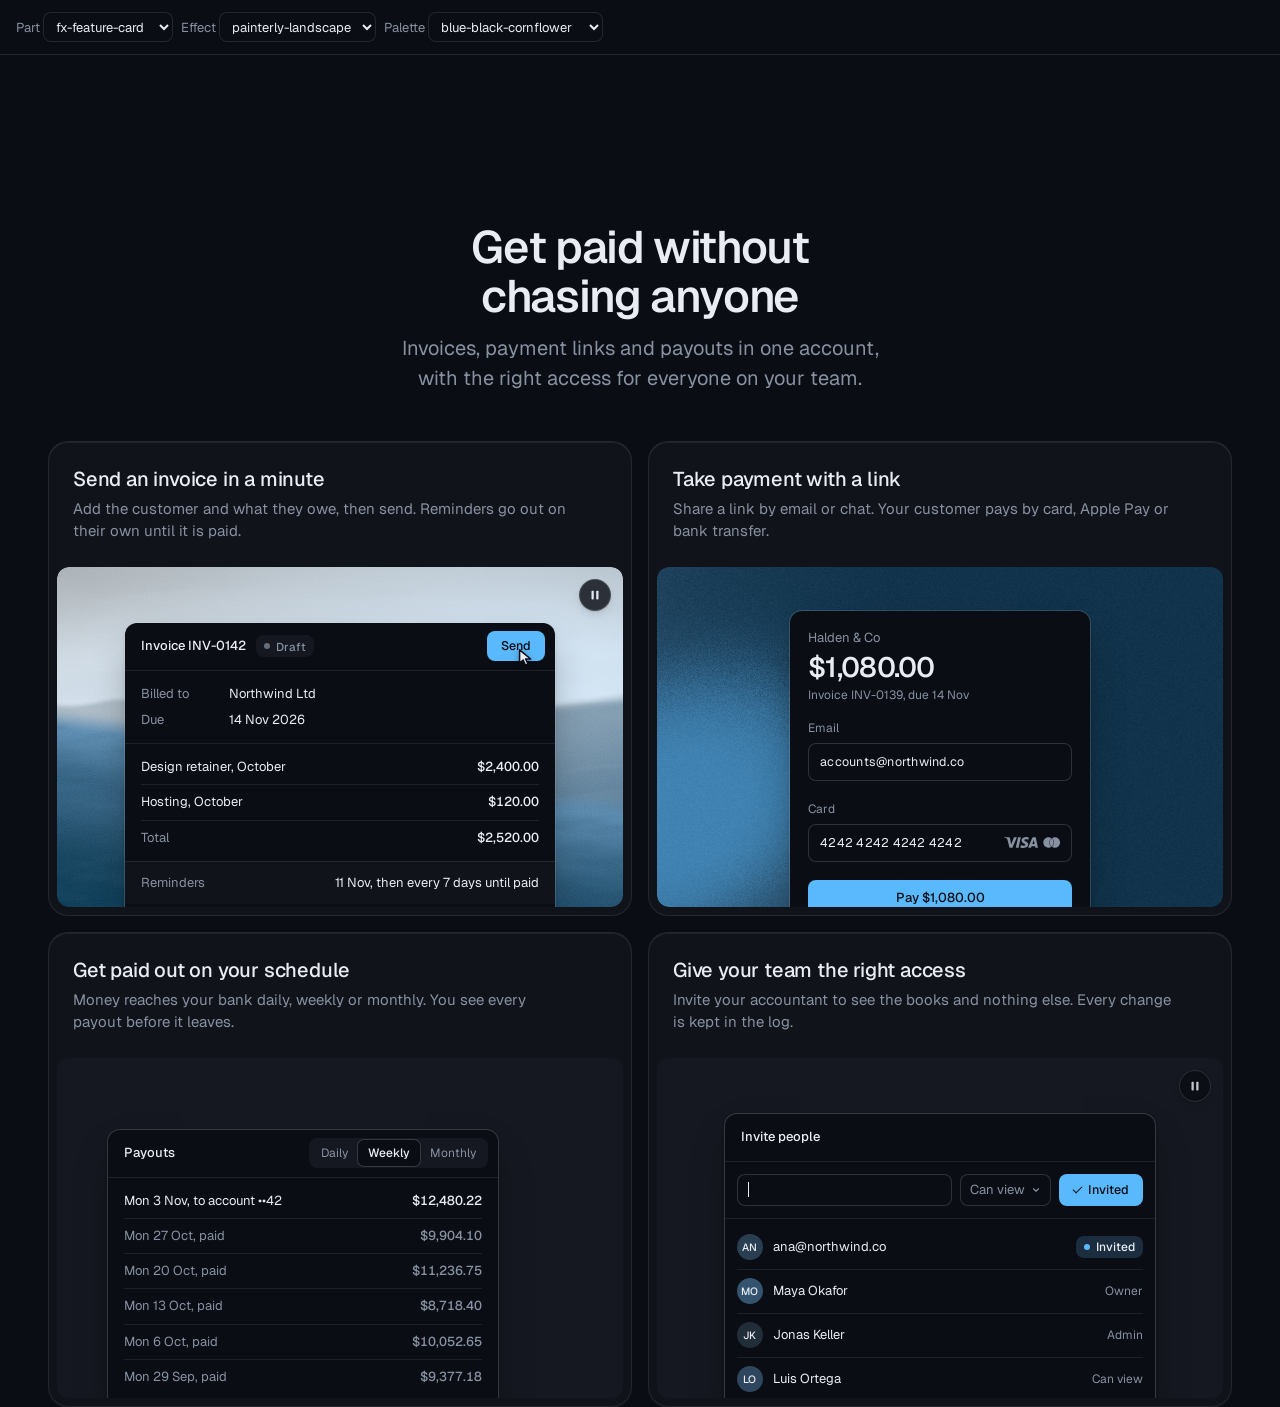
<file: assets/components/_lab.html>
<!doctype html>
<html lang="en" data-radius="soft">
<head>
<script>window.__tpGlMax = 16;   /* a gallery shows many live effects at once; a page of a site keeps the default 4 (fx.js) */</script>
<meta charset="utf-8">
<meta name="viewport" content="width=device-width, initial-scale=1">
<title>Component lab</title>
<link rel="preconnect" href="https://fonts.googleapis.com">
<link rel="preconnect" href="https://fonts.gstatic.com" crossorigin>
<link href="https://fonts.googleapis.com/css2?family=Geist:wght@100..900&family=Geist+Mono:wght@400..600&display=swap" rel="stylesheet">
<link rel="stylesheet" href="../system.css">
<link rel="stylesheet" href="./base.css">
<style>
  /* one component on its own, with a chosen effect (or object) and palette:
     _lab.html?c=fx-chart&fx=ruled-grounds&palette=white-link-blue&w=640 */
  :root { --font-display: "Geist", system-ui, sans-serif; --font-text: "Geist", system-ui, sans-serif; --font-mono: "Geist Mono", ui-monospace, monospace; --display-weight: 560; --display-tracking: -0.03em; }
  body { min-height: 100vh; margin: 0; }
  .bar { display: flex; flex-wrap: wrap; gap: 8px; align-items: center; padding: 12px 16px; border-bottom: 1px solid var(--line); font: 13px/1.4 var(--font-text); color: var(--muted); }
  .bar select { font: inherit; color: var(--ink); background: var(--bg); border: 1px solid var(--line); border-radius: var(--r-sm); height: 30px; padding: 0 8px; }
  .stage { padding: clamp(16px, 4vw, 48px); margin-inline: auto; }
</style>
</head>
<body>
<div class="bar">
  <label>Part <select id="c"></select></label>
  <label>Effect <select id="fx"></select></label>
  <label>Palette <select id="pal"></select></label>
</div>
<main class="stage" id="stage"></main>
<script type="module">
  import fx from '../effects/fx.js';
  const PARTS = ['fx-feature-card', 'fx-dither-object', 'fx-headline', 'fx-button', 'fx-prompt', 'fx-icon-tiles', 'fx-stat', 'fx-globe', 'fx-map', 'fx-chart', 'fx-bars', 'fx-band', 'fx-spotlight', 'fx-photo', 'fx-avatar', 'fx-search', 'fx-logos', 'fx-tabs', 'fx-pricing', 'fx-progress'];
  const PALETTES = {
    'blue-black-cornflower': { bg: '#0a0d14', surface: '#131824', ink: '#e9edf3', muted: '#8891a1', accent: '#5ab9fc', accentInk: '#0a0d14' },
    'graphite-safety-orange': { bg: '#18191b', surface: '#222427', ink: '#eff0f1', muted: '#9c9ea3', accent: '#ff4a1f', accentInk: '#18191b' },
    'white-link-blue': { bg: '#ffffff', surface: '#f4f4f4', ink: '#111111', muted: '#6b6b6b', accent: '#1a4be0', accentInk: '#ffffff' },
    'moss-sand': { bg: '#ddd6c6', surface: '#d2cab8', ink: '#2a2a26', muted: '#59574e', accent: '#4f6238', accentInk: '#ffffff' },
    'cobalt-field': { bg: '#0034eb', surface: '#002fd6', ink: '#ffffff', muted: '#dfe4f2', accent: '#e9e34a', accentInk: '#111111' },
  };
  const q = new URLSearchParams(location.search);
  const part = PARTS.includes(q.get('c')) ? q.get('c') : PARTS[0];
  const palId = PALETTES[q.get('palette')] ? q.get('palette') : 'blue-black-cornflower';
  const p = PALETTES[palId];
  const s = document.documentElement.style;
  const action = fx.color.contrast(p.accent, p.bg) >= 2.2 ? p.accent : p.ink;
  Object.entries({ '--p-bg': p.bg, '--p-surface': p.surface, '--p-ink': p.ink, '--p-muted': p.muted, '--p-accent': p.accent, '--p-accent-ink': p.accentInk, '--p-action': action, '--p-action-ink': action === p.accent ? p.accentInk : p.bg }).forEach(([k, v]) => s.setProperty(k, v));
  s.colorScheme = fx.color.isDark(p.bg) ? 'dark' : 'light';
  if (q.has('fallback')) fx.config.forceFallback = true;
  // one part at a time: at most 4 live WebGL contexts on this page
  fx.config.maxLive = 4;
  if (q.has('w')) document.getElementById('stage').style.maxWidth = q.get('w') + 'px';

  const base = `./${part}/`;
  const [meta, html, mod] = await Promise.all([fetch(base + 'meta.json').then(r => r.json()), fetch(base + 'component.html').then(r => r.text()), import(base + 'component.js')]);
  const link = Object.assign(document.createElement('link'), { rel: 'stylesheet', href: base + 'component.css' });
  document.head.append(link);
  await new Promise(r => { link.onload = link.onerror = r; });
  const choices = meta.effects?.length ? meta.effects : meta.objects || [];
  const chosen = choices.includes(q.get('fx')) ? q.get('fx') : meta.default;
  const stage = document.getElementById('stage');
  stage.innerHTML = html;
  const root = stage.firstElementChild;
  // the chosen effect goes where the part reads it: data-cx-object, data-cx-fill, or data-cx-effect on the root
  // the dither object: one figure set to the chosen object (one live object, as on a page); no caption under it
  if (meta.objects) {
    const fig = root.matches('[data-cx-object]') ? root : root.querySelector('[data-cx-object]');
    fig.dataset.cxObject = chosen;
    if (q.get('render') === 'studio') fig.dataset.cxRender = 'studio';
    fig.querySelector('.cx-obj__stage').removeAttribute('aria-label');
    fig.style.maxWidth = '720px';
  }
  // without ?fx= the markup keeps its own effects (the feature card mixes a landscape and a grain: setting
  // the default on every panel would paint the grain panel as a landscape too)
  else if (!choices.includes(q.get('fx'))) { /* as written */ }
  else if (root.querySelector('[data-cx-fill]')) root.querySelectorAll('[data-cx-fill]').forEach(el => { el.dataset.cxFill = chosen; });
  else if (root.querySelector('[data-cx-effect]')) root.querySelectorAll('[data-cx-effect]').forEach(el => { el.dataset.cxEffect = chosen; });
  else root.dataset.cxEffect = chosen;
  // the map draws its baked streets; an effect named with ?fx= shows its fallback ground (no map data) instead
  if (part === 'fx-map' && choices.includes(q.get('fx'))) delete root.dataset.cxMap;
  await document.fonts.ready;
  window.__part = mod.default(root);
  setTimeout(() => { document.documentElement.dataset.ready = '1'; }, 1200);

  const fill = (sel, list, cur, key) => {
    const el = document.getElementById(sel);
    el.innerHTML = list.map(v => `<option${v === cur ? ' selected' : ''}>${v}</option>`).join('');
    el.addEventListener('change', () => { q.set(key, el.value); if (key === 'c') q.delete('fx'); location.search = q.toString(); });
  };
  fill('c', PARTS, part, 'c');
  // a part whose default is none (the map's streets, the photograph as it is) lists none first, so the
  // select never shows an effect that is not on
  fill('fx', meta.default === 'none' ? ['none', ...choices] : choices, chosen, 'fx');
  fill('pal', Object.keys(PALETTES), palId, 'palette');
</script>
</body>
</html>
</file>
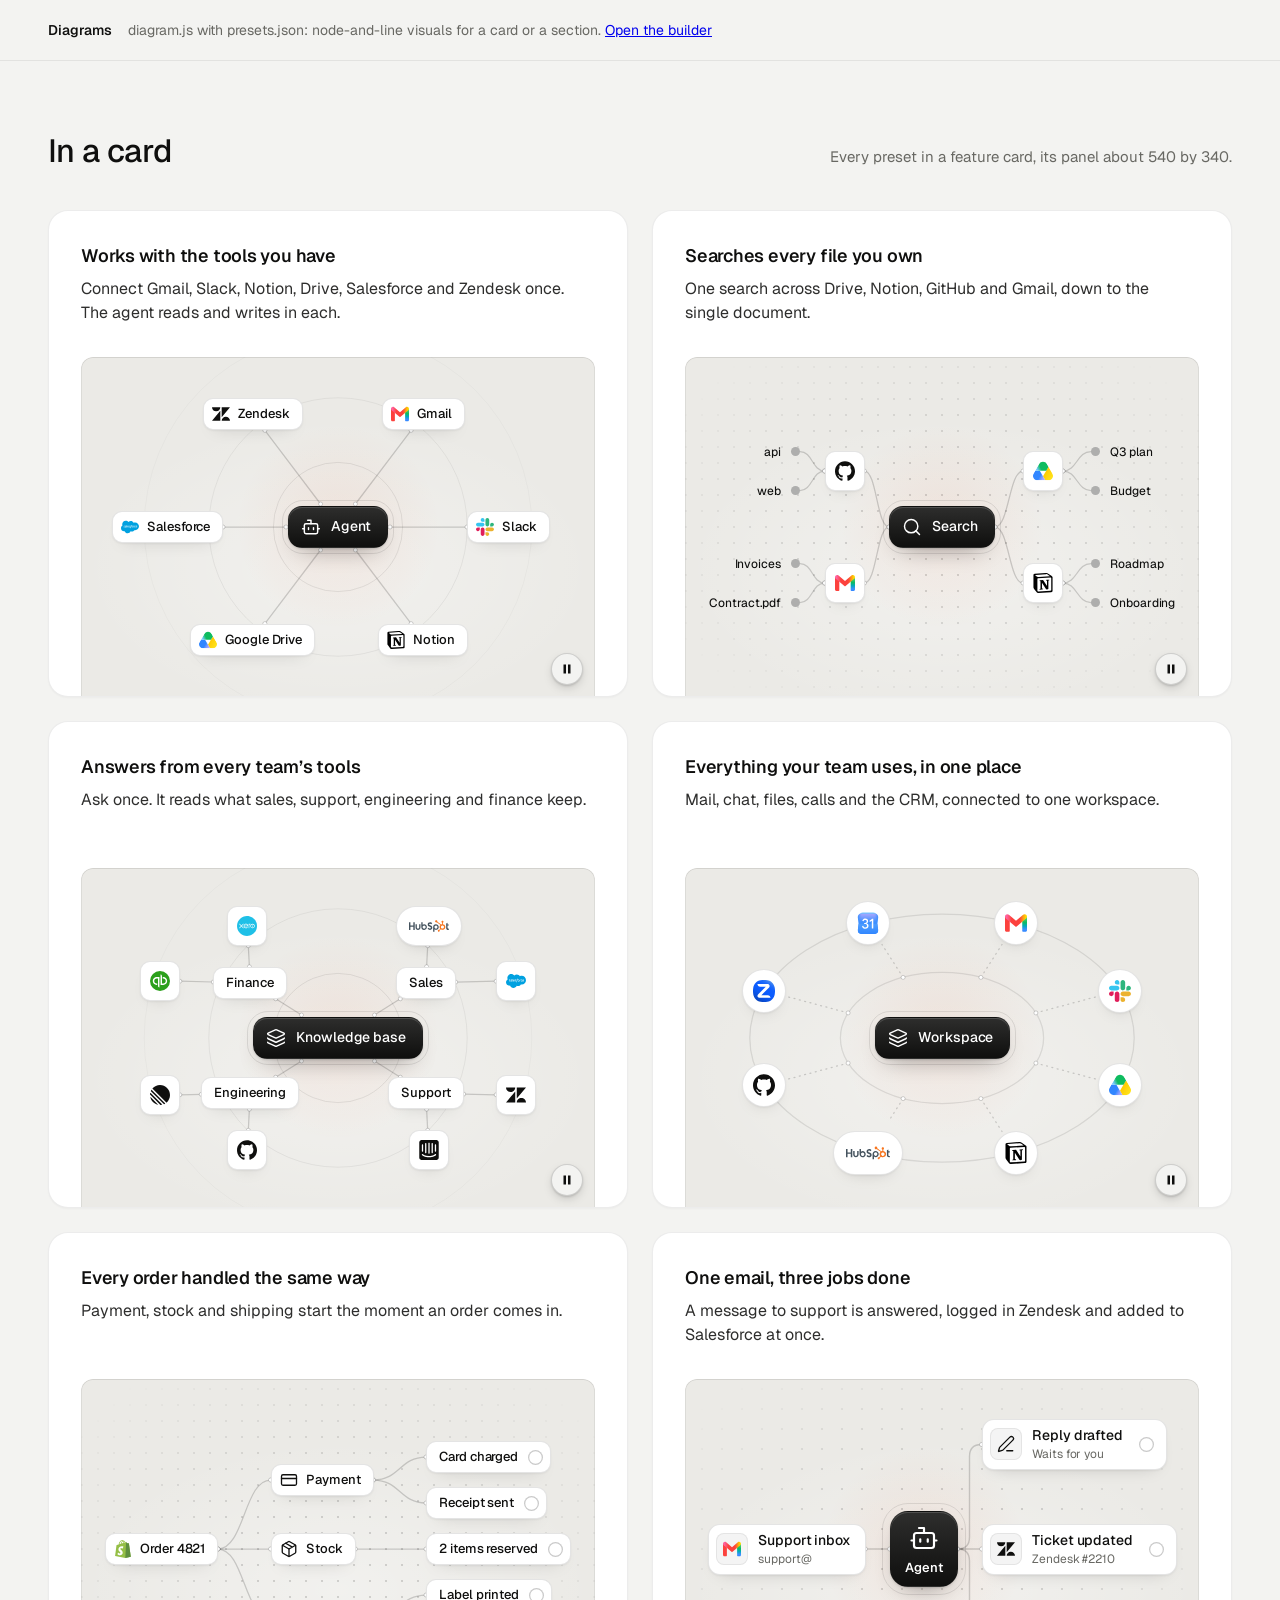
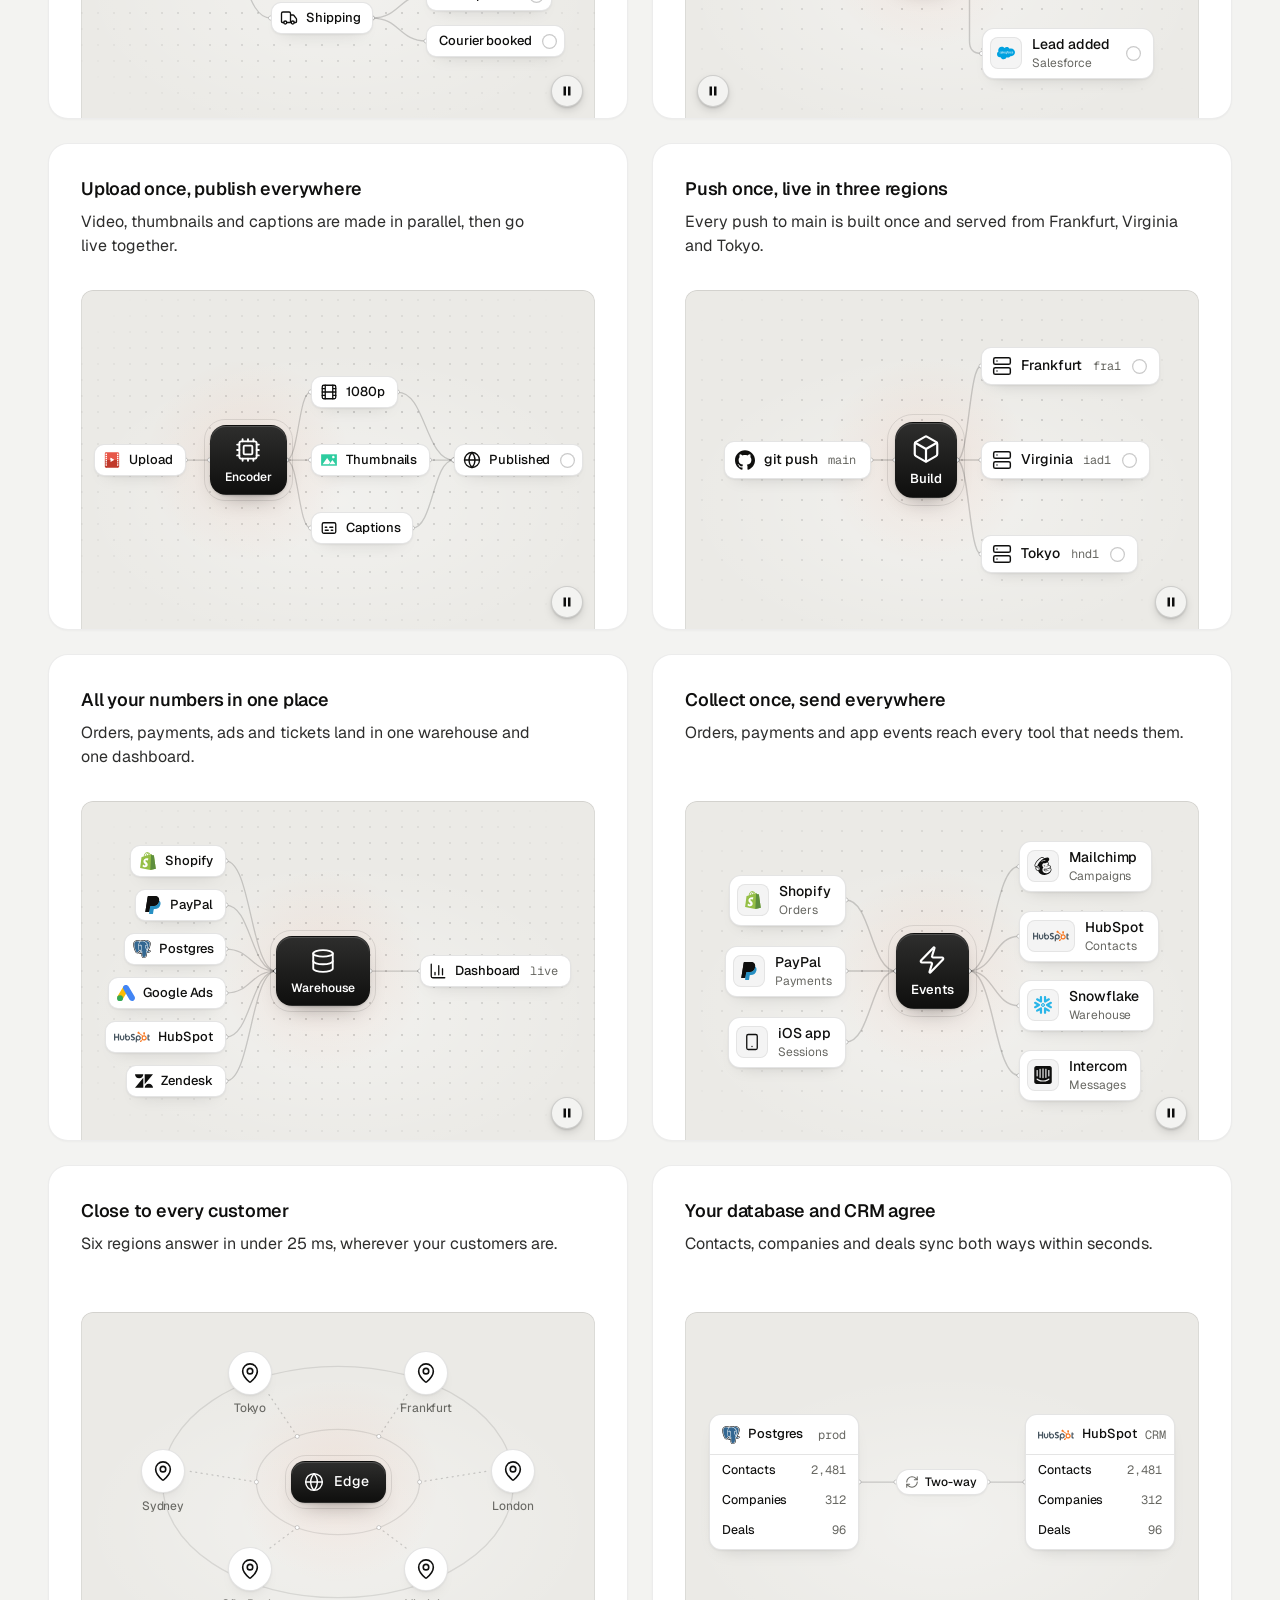
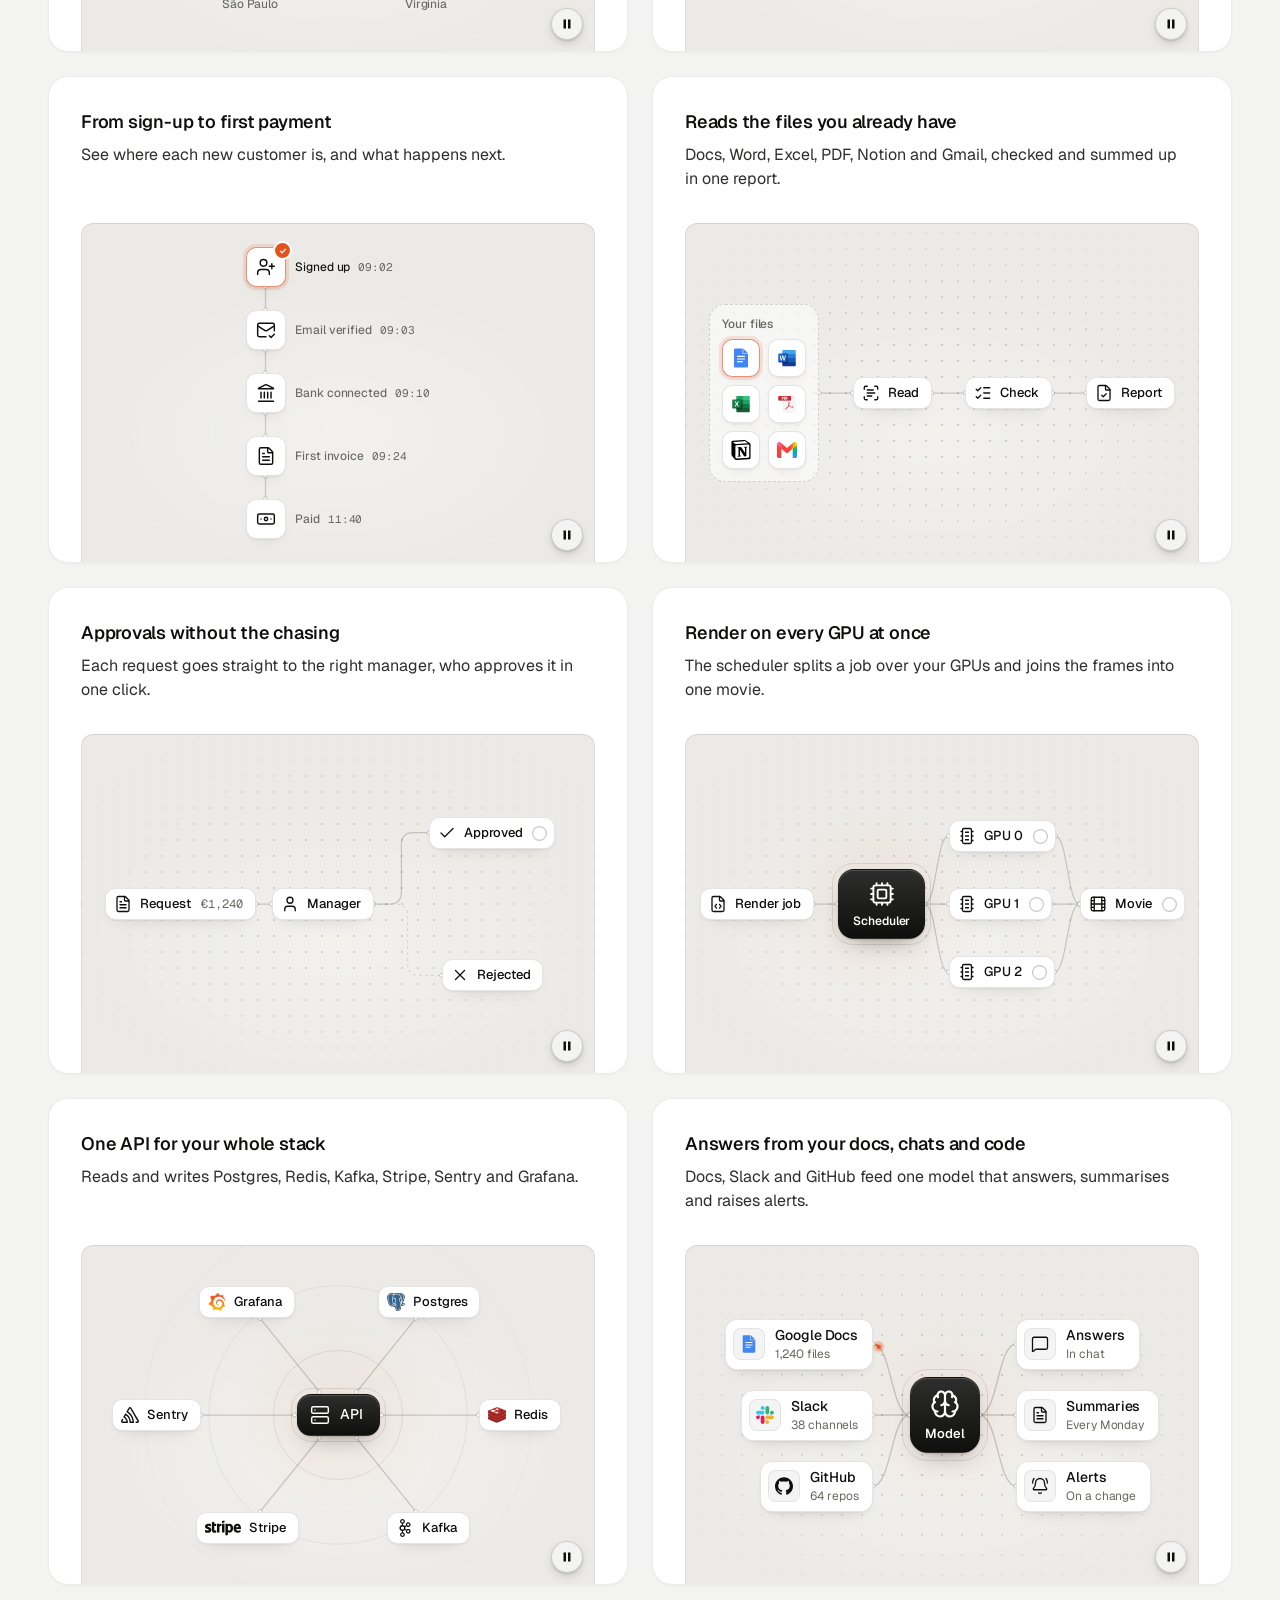
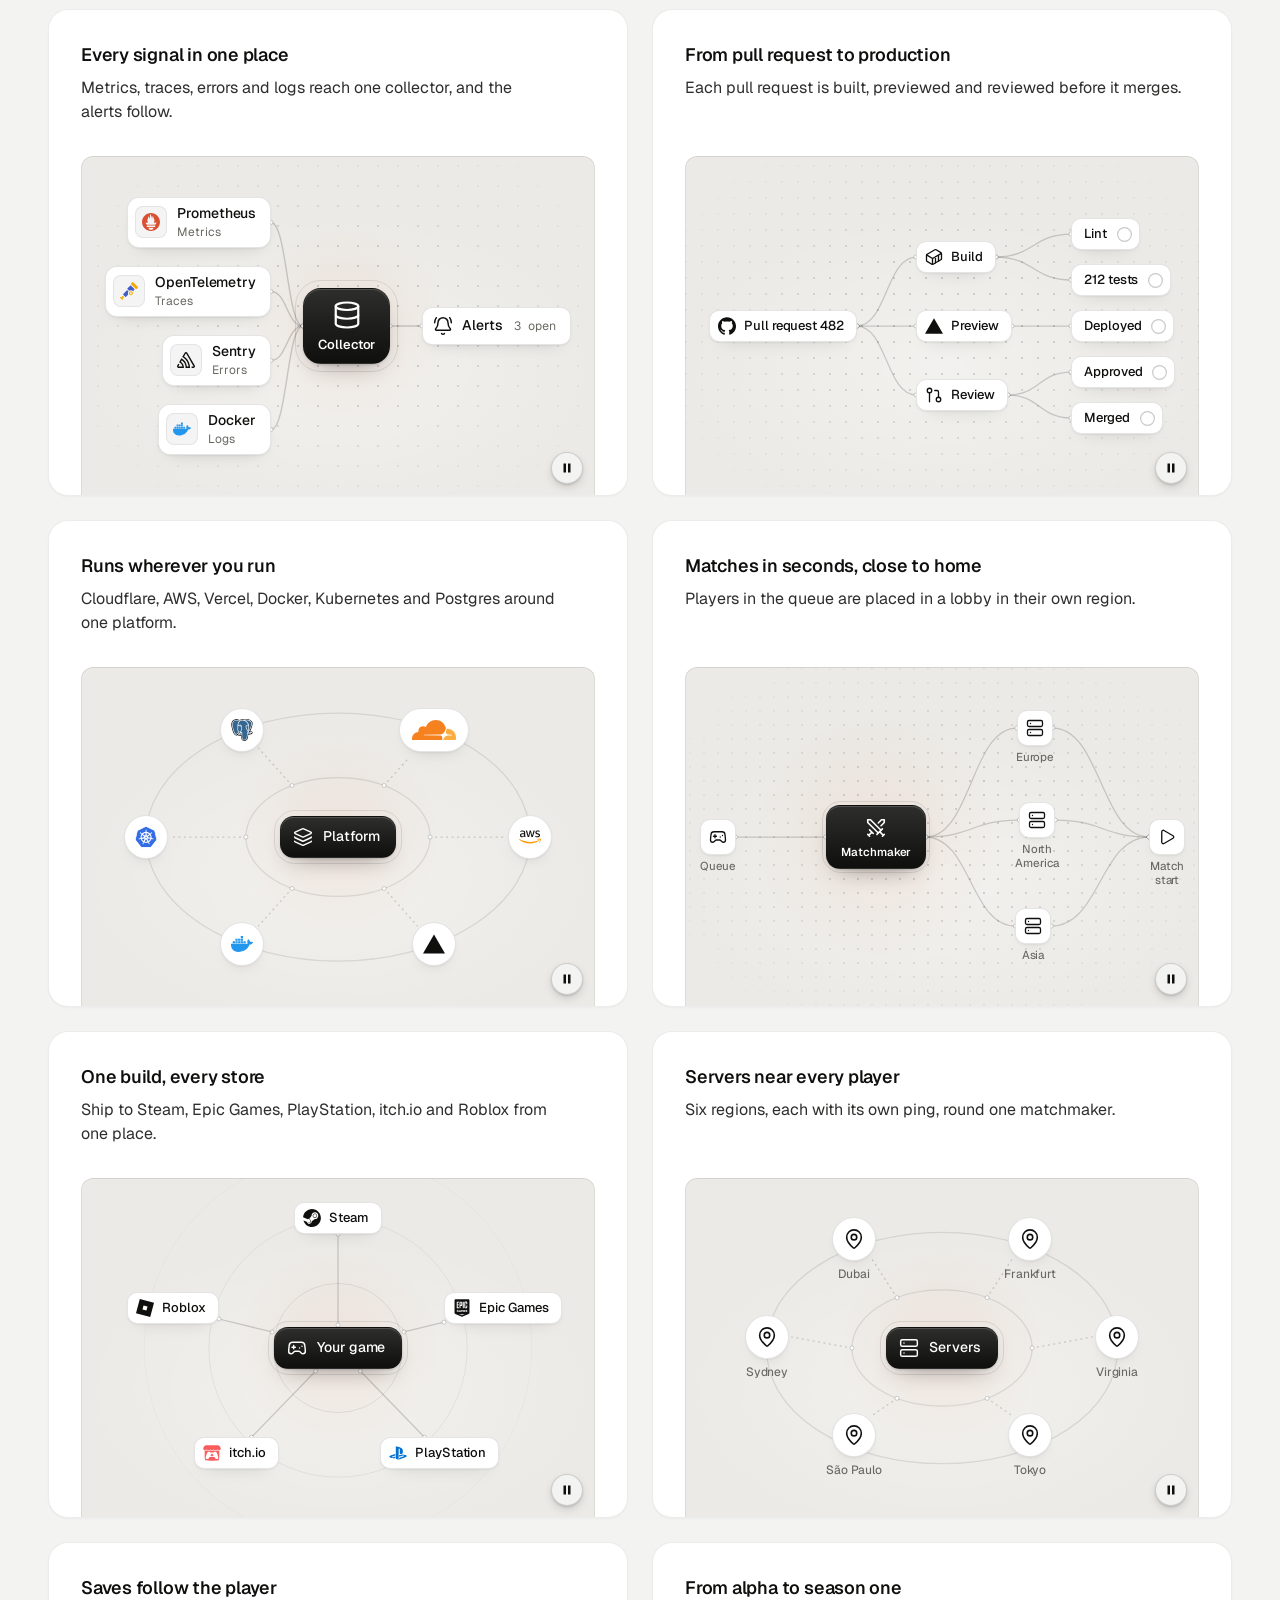
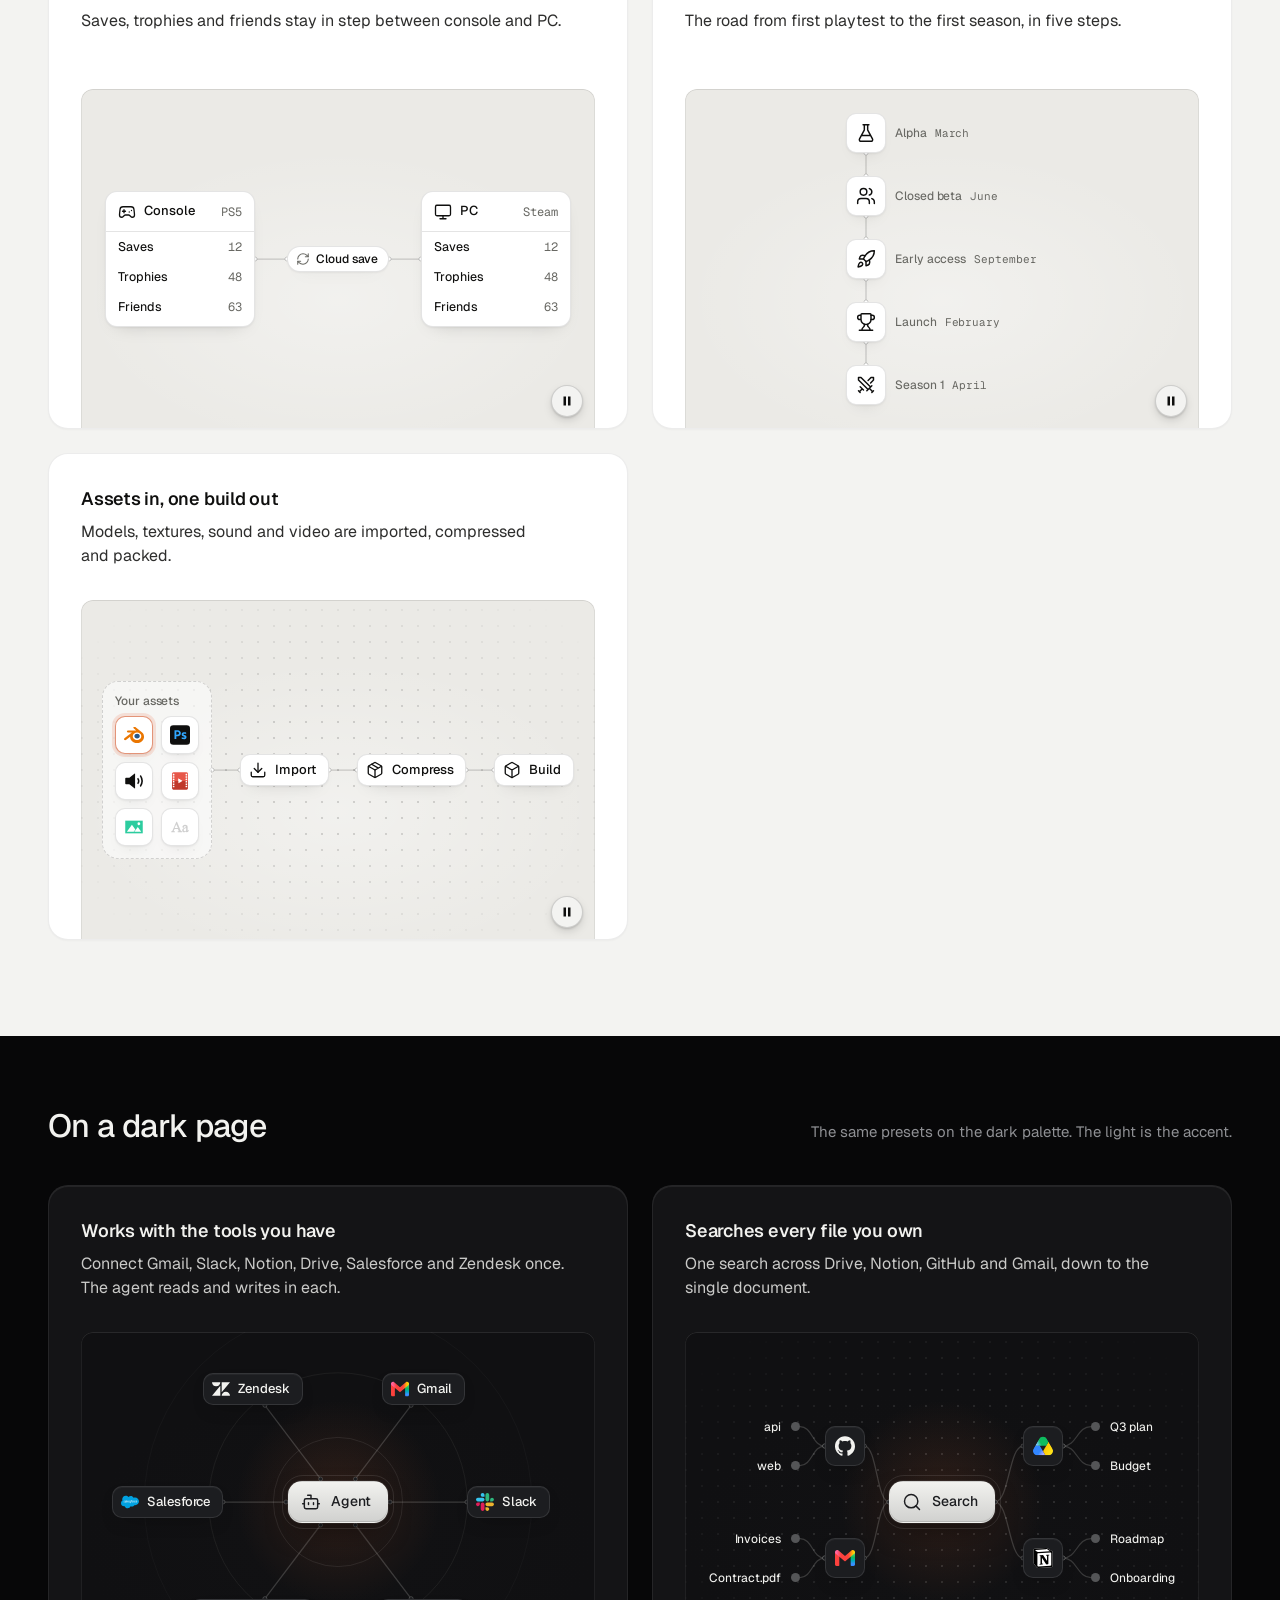
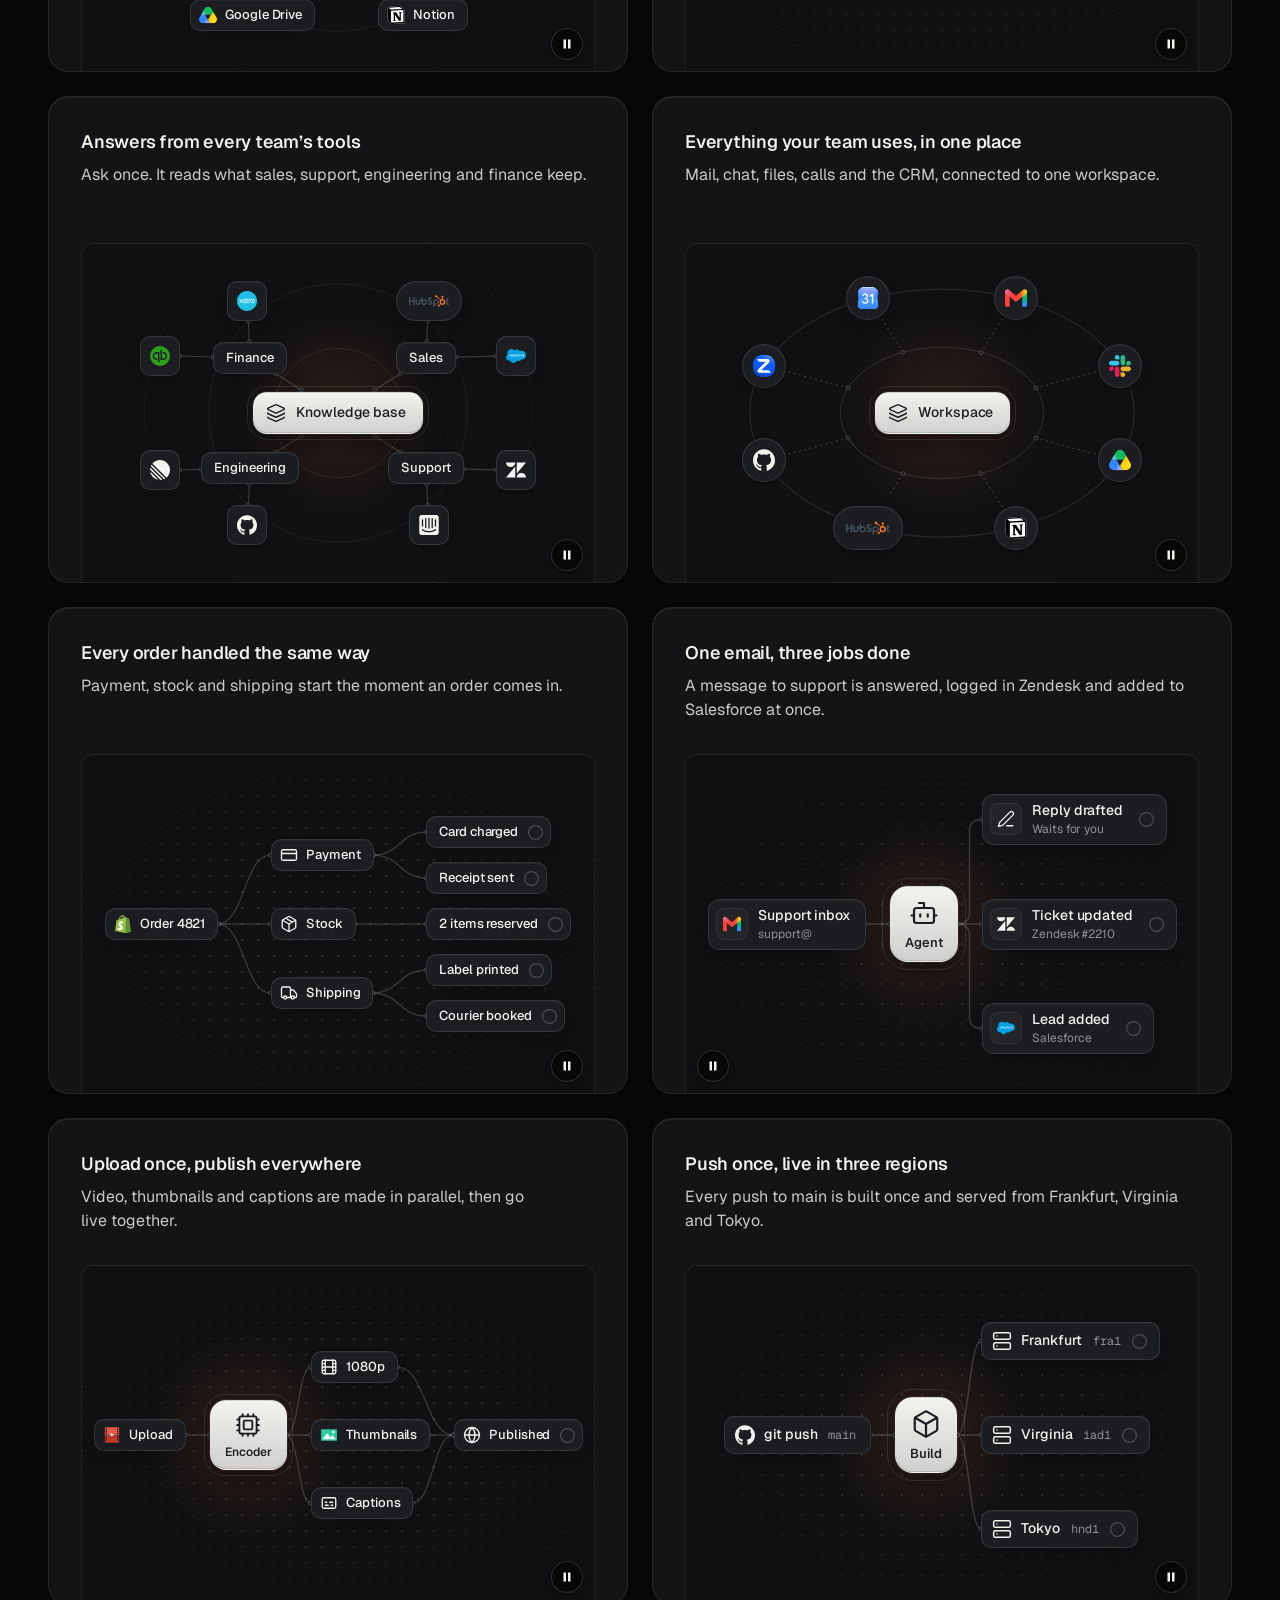
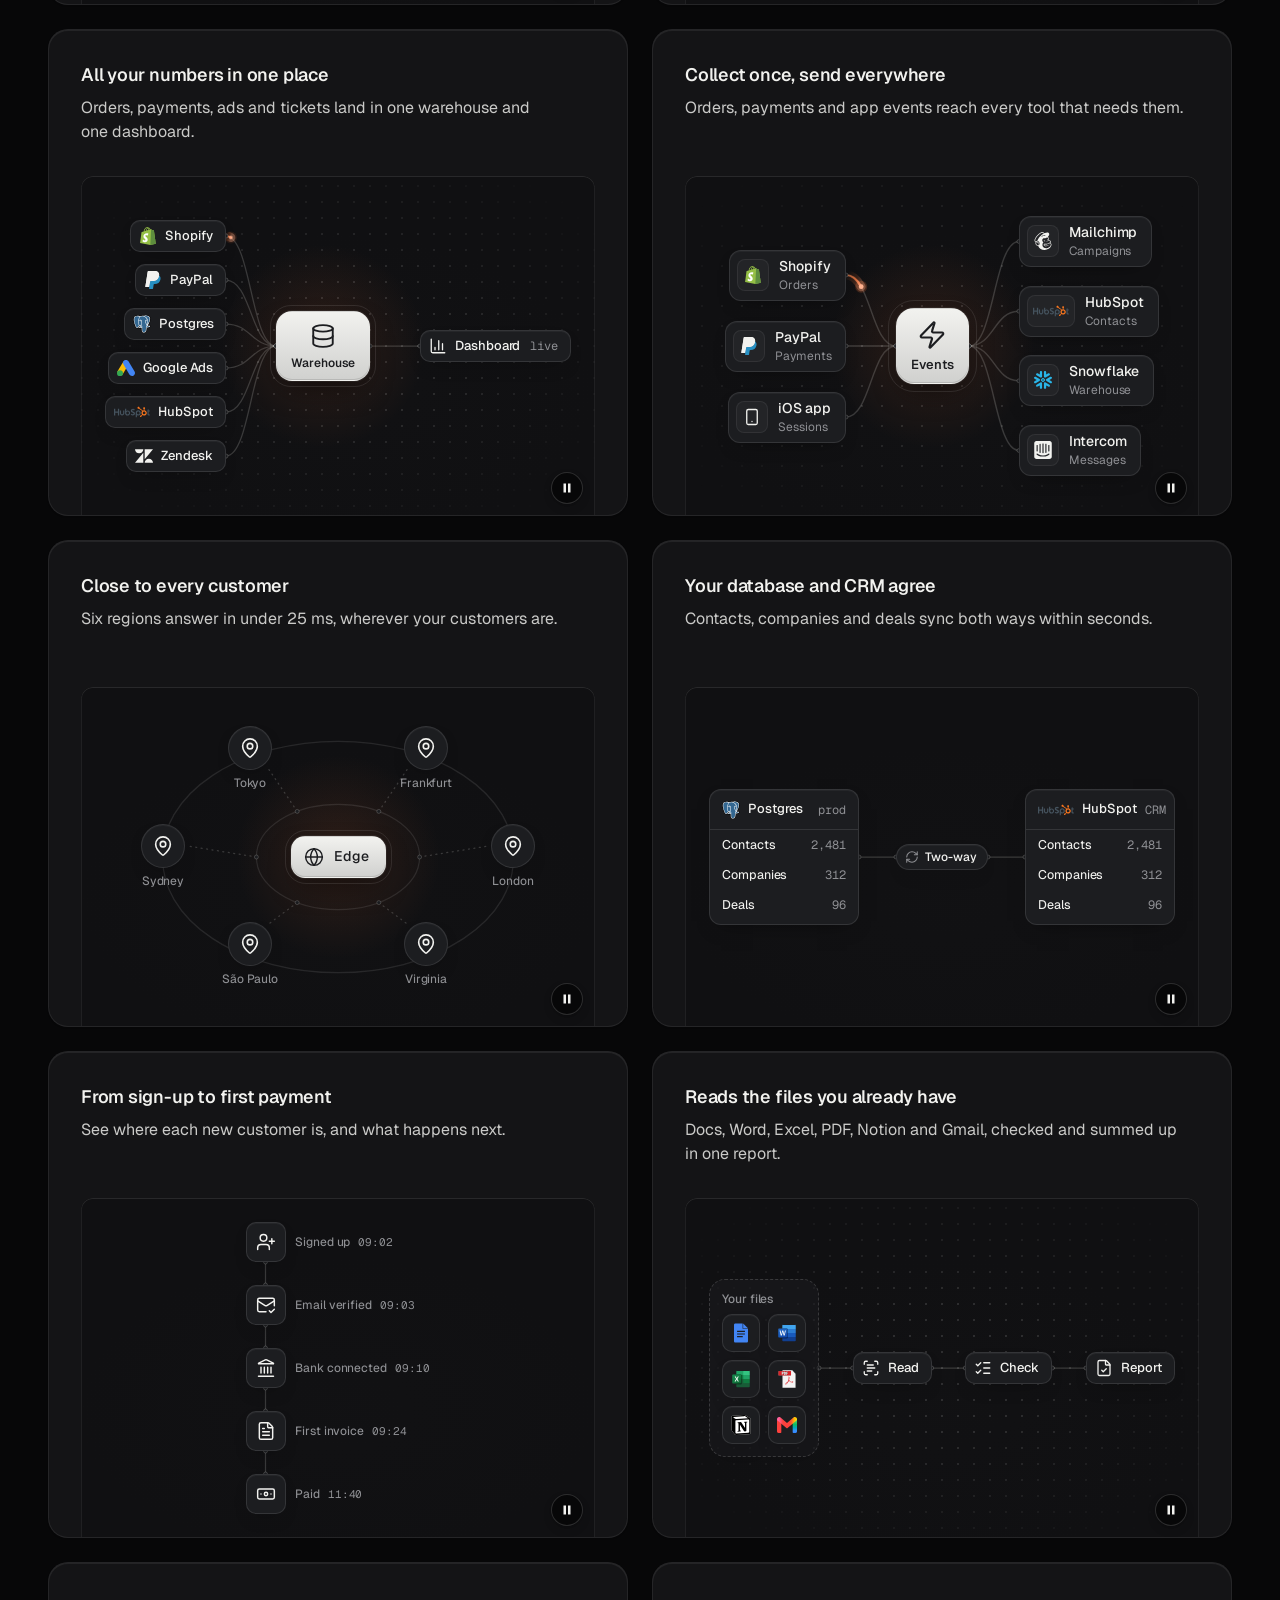
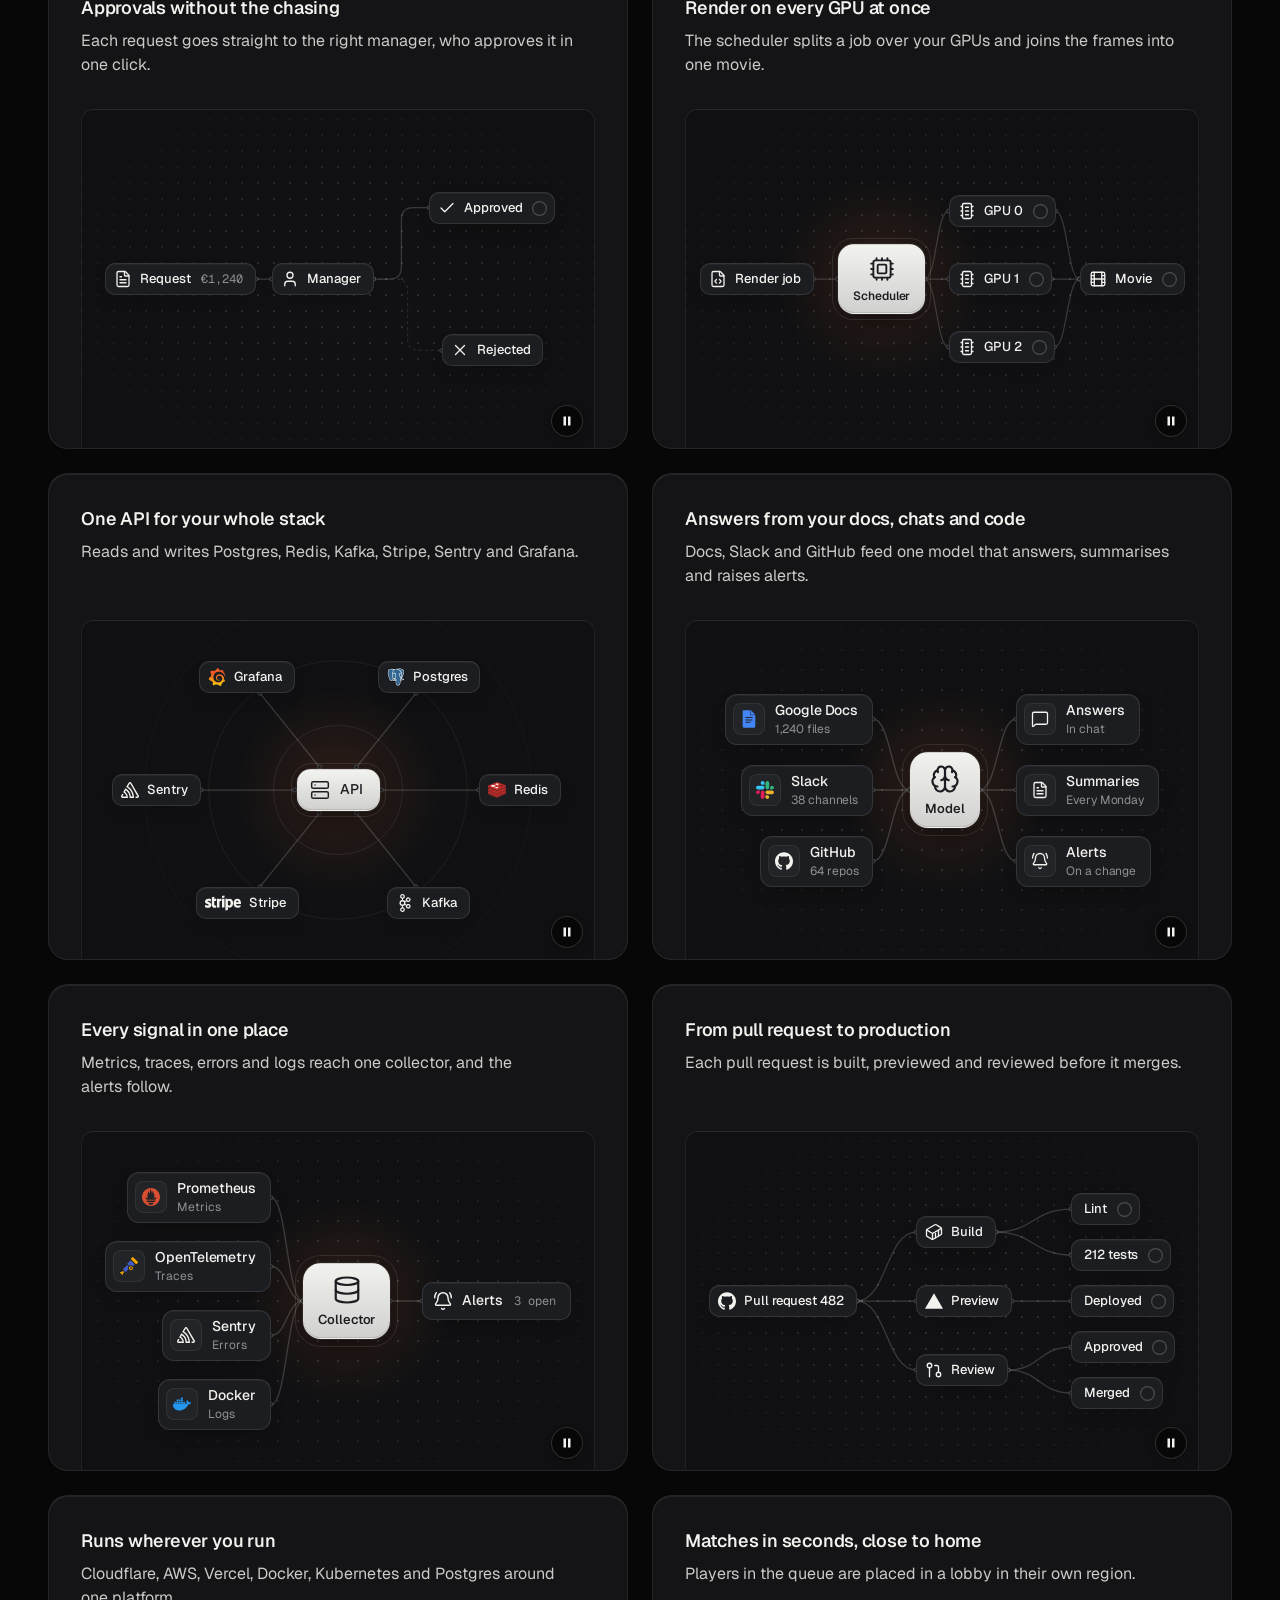
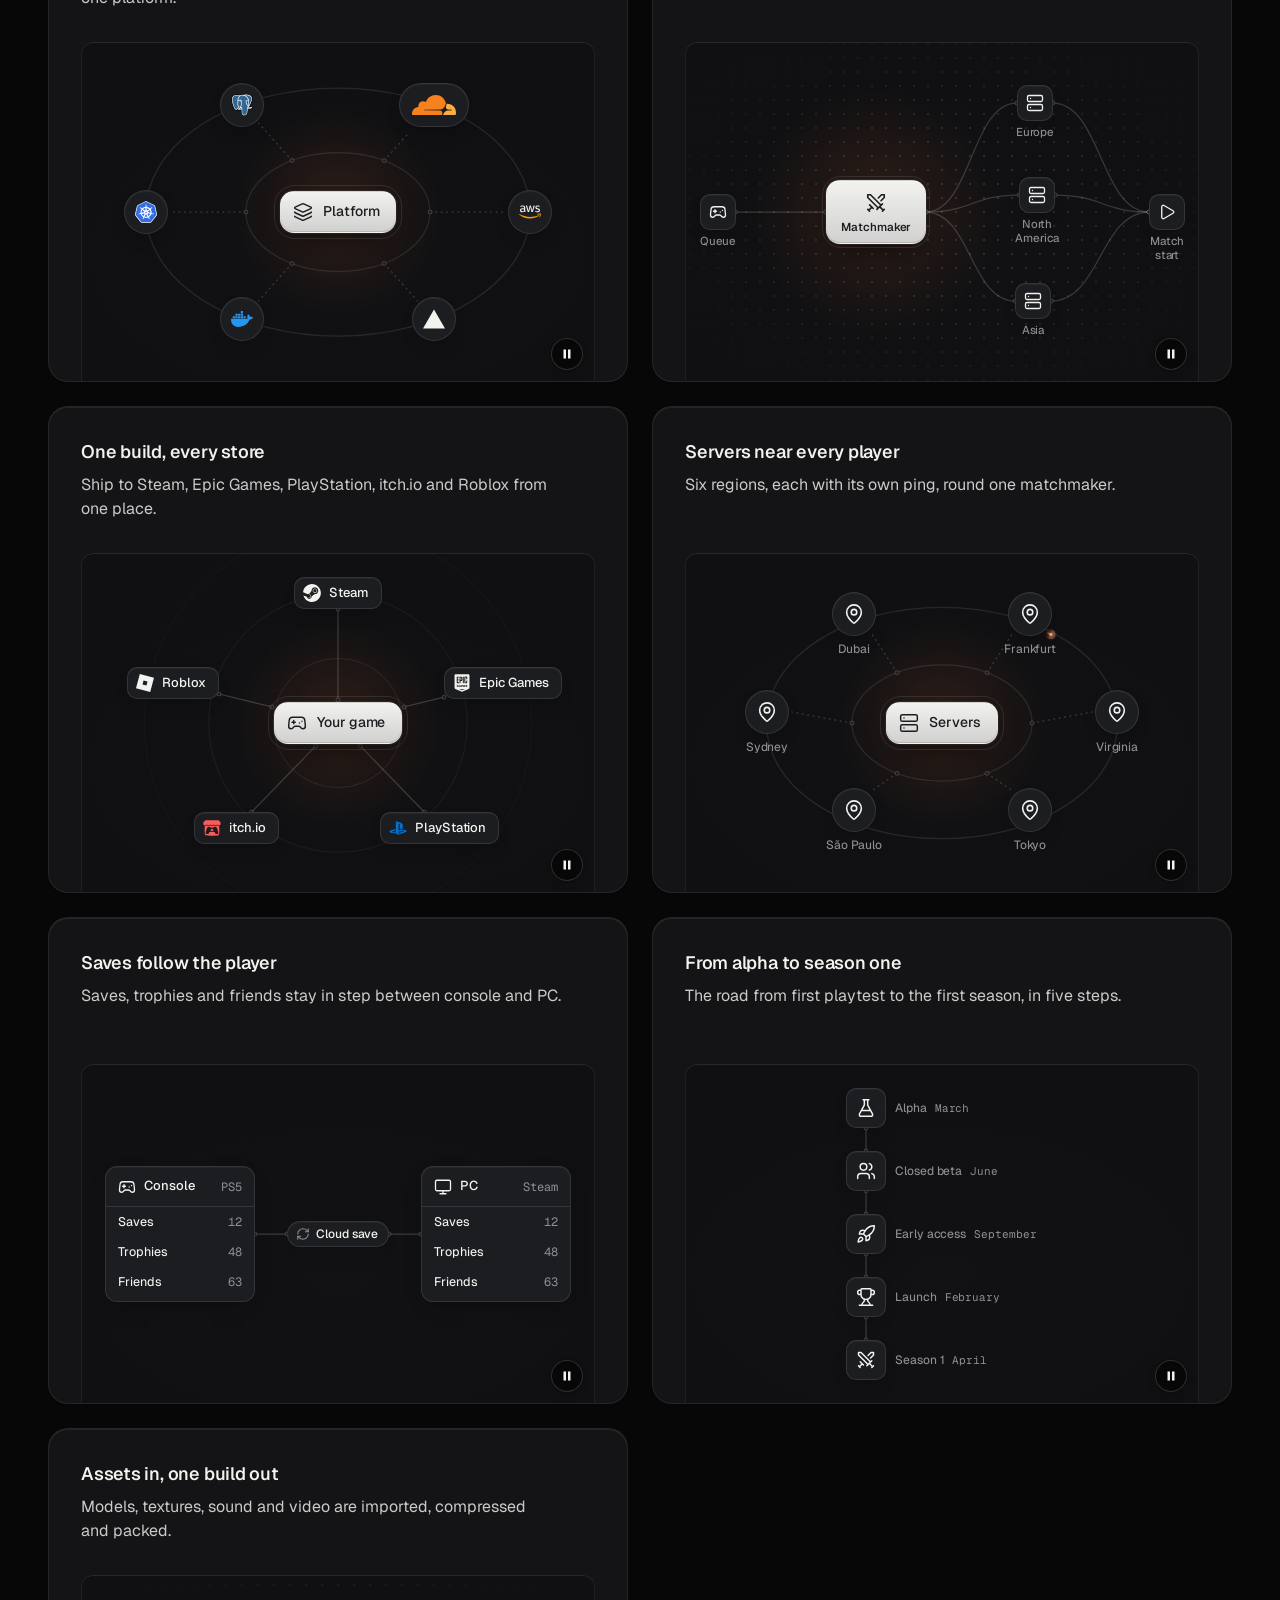
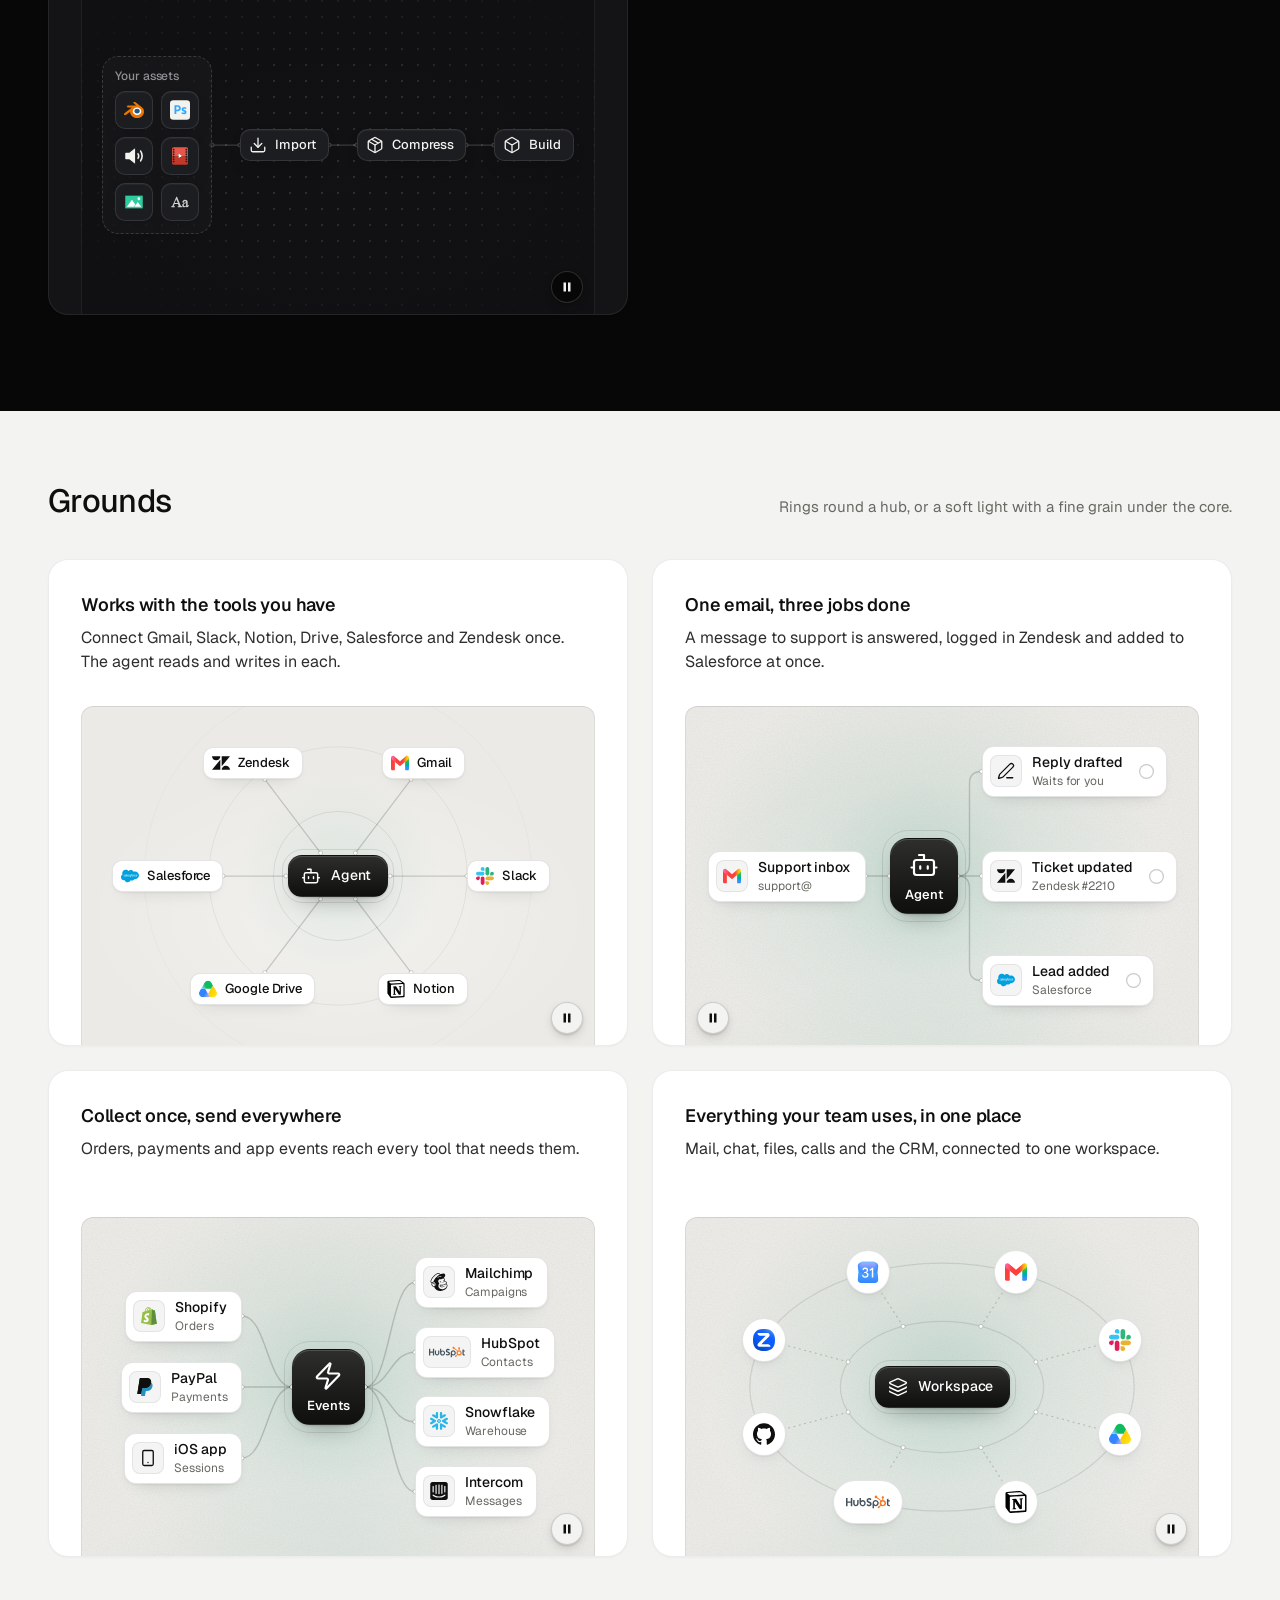
<file: assets/diagrams/demo.html>
<!doctype html>
<html lang="en">
<head>
<meta charset="utf-8">
<meta name="viewport" content="width=device-width, initial-scale=1">
<title>Diagrams</title>
<link rel="preconnect" href="https://fonts.googleapis.com">
<link rel="preconnect" href="https://fonts.gstatic.com" crossorigin>
<link href="https://fonts.googleapis.com/css2?family=Geist:wght@300..700&family=Geist+Mono:wght@400;500&display=swap" rel="stylesheet">
<link rel="stylesheet" href="../ui/cards.css">
<link rel="stylesheet" href="diagram.css">
<style>
  /* two page palettes (the same as assets/ui/cards.html); every colour of the cards and the diagrams
     comes from these */
  :root {
    --font-text: "Geist", system-ui, sans-serif;
    --font-display: "Geist", system-ui, sans-serif;
    --font-mono: "Geist Mono", ui-monospace, monospace;
  }
  [data-theme="light"] {
    --bg: #f3f3f1; --card: #ffffff; --ink: #0f0f0e; --muted: #686863; --accent: #e5531c; --accent-ink: #ffffff; --frag: #ffffff; --ground-bg: #ebeae6; --ground-accent: #dcd9d0;
  }
  [data-theme="light"][data-accent="blue"] { --accent: #2456e8; }
  [data-theme="light"][data-accent="green"] { --accent: #16825d; }
  [data-theme="dark"] {
    --bg: #070708; --card: #141416; --ink: #f2f2ef; --muted: #8f9094; --accent: #ff7a3c; --accent-ink: #120c08; --frag: #1c1d20; --ground-bg: #101012; --ground-accent: #232326;
  }
  [data-theme="dark"][data-accent="white"] { --accent: #f2f2ef; --accent-ink: #0b0b0c; }
  [data-theme="dark"][data-accent="green"] { --accent: #3ccf8e; --accent-ink: #06130d; }
  * { box-sizing: border-box; }
  html, body { margin: 0; }
  body { font-family: var(--font-text); background: #f3f3f1; color: #0f0f0e; -webkit-font-smoothing: antialiased; }
  .set { background: var(--bg); color: var(--ink); padding: 72px 0 96px; }
  .wrap { max-width: 1232px; margin: 0 auto; padding: 0 24px; }
  .head { display: flex; align-items: baseline; justify-content: space-between; gap: 24px; margin-bottom: 40px; }
  .head h2 { margin: 0; font: 500 32px/1.15 var(--font-display); letter-spacing: -0.02em; }
  .head p { margin: 0; color: var(--muted); font-size: 15px; max-width: 46ch; }
  .grid { display: grid; grid-template-columns: repeat(2, minmax(0, 1fr)); gap: 24px; }
  .grid--one { grid-template-columns: minmax(0, 1fr); }
  /* the panel heights of the brief: a card panel about 340 high, a section panel 560 */
  .card > .panel { --p-h: 340px; }
  .card--wide > .panel { --p-h: 560px; }
  .item { display: flex; flex-direction: column; gap: 10px; min-width: 0; }
  .item > .card { flex: 1; }
  .item > code { font: 400 12px/1 var(--font-mono); color: var(--muted); padding-left: 4px; }
  .top { background: #f3f3f1; border-bottom: 1px solid rgb(0 0 0 / .07); }
  .top .wrap { display: flex; align-items: center; gap: 16px; height: 60px; font-size: 14px; }
  .top b { font-weight: 560; }
  .top span { color: #686863; }
  /* a held moment (?dg=rest or mid) shows its end state at once, for screenshots */
  .dg-hold .dg *, .dg-hold .dg *::before, .dg-hold .dg *::after { transition: none !important; animation: none !important; }
  @media (max-width: 1023px) { .grid { grid-template-columns: minmax(0, 1fr); } }
  @media (max-width: 639px) {
    .set { padding: 48px 0 64px; }
    .wrap { padding: 0 16px; }
    .head { flex-direction: column; gap: 8px; margin-bottom: 28px; }
    .head h2 { font-size: 26px; }
    .card > .panel { --p-h: 300px; }
    .card--wide > .panel { --p-h: 420px; }
  }
</style>
</head>
<body data-icon-base="../icons/demo/">
<!-- icons load from ../icons/demo/ (every curated icon, written by scripts/icons.mjs fetch --all). A real page loads them from assets/icons/, filled once with:
     node scripts/icons.mjs scan index.html --out assets/icons -->
<header class="top"><div class="wrap"><b>Diagrams</b><span>diagram.js with presets.json: node-and-line visuals for a card or a section. <a href="lab.html">Open the builder</a></span></div></header>
<main id="sets"></main>

<script type="module">
  import dg from './diagram.js';

  // plain card copy for the demo only (a page writes its own)
  const COPY = {
    'hub-tools': ['Works with the tools you have', 'Connect Gmail, Slack, Notion, Drive, Salesforce and Zendesk once. The agent reads and writes in each.'],
    'hub-branches': ['Searches every file you own', 'One search across Drive, Notion, GitHub and Gmail, down to the single document.'],
    'hub-web': ['Answers from every team’s tools', 'Ask once. It reads what sales, support, engineering and finance keep.'],
    'ring-apps': ['Everything your team uses, in one place', 'Mail, chat, files, calls and the CRM, connected to one workspace.'],
    'tree-orders': ['Every order handled the same way', 'Payment, stock and shipping start the moment an order comes in.'],
    'lanes-agent': ['One email, three jobs done', 'A message to support is answered, logged in Zendesk and added to Salesforce at once.'],
    'lanes-media': ['Upload once, publish everywhere', 'Video, thumbnails and captions are made in parallel, then go live together.'],
    'lanes-deploy': ['Push once, live in three regions', 'Every push to main is built once and served from Frankfurt, Virginia and Tokyo.'],
    'fanin-warehouse': ['All your numbers in one place', 'Orders, payments, ads and tickets land in one warehouse and one dashboard.'],
    'bowtie-events': ['Collect once, send everywhere', 'Orders, payments and app events reach every tool that needs them.'],
    'ring-regions': ['Close to every customer', 'Six regions answer in under 25 ms, wherever your customers are.'],
    'sync-crm': ['Your database and CRM agree', 'Contacts, companies and deals sync both ways within seconds.'],
    'timeline-onboarding': ['From sign-up to first payment', 'See where each new customer is, and what happens next.'],
    'grid-documents': ['Reads the files you already have', 'Docs, Word, Excel, PDF, Notion and Gmail, checked and summed up in one report.'],
    'free-approval': ['Approvals without the chasing', 'Each request goes straight to the right manager, who approves it in one click.'],
    'lanes-render': ['Render on every GPU at once', 'The scheduler splits a job over your GPUs and joins the frames into one movie.'],
    'hub-stack': ['One API for your whole stack', 'Reads and writes Postgres, Redis, Kafka, Stripe, Sentry and Grafana.'],
    'bowtie-model': ['Answers from your docs, chats and code', 'Docs, Slack and GitHub feed one model that answers, summarises and raises alerts.'],
    'fanin-telemetry': ['Every signal in one place', 'Metrics, traces, errors and logs reach one collector, and the alerts follow.'],
    'tree-release': ['From pull request to production', 'Each pull request is built, previewed and reviewed before it merges.'],
    'ring-edge': ['Runs wherever you run', 'Cloudflare, AWS, Vercel, Docker, Kubernetes and Postgres around one platform.'],
    'lanes-matchmaking': ['Matches in seconds, close to home', 'Players in the queue are placed in a lobby in their own region.'],
    'hub-stores': ['One build, every store', 'Ship to Steam, Epic Games, PlayStation, itch.io and Roblox from one place.'],
    'ring-servers': ['Servers near every player', 'Six regions, each with its own ping, round one matchmaker.'],
    'sync-saves': ['Saves follow the player', 'Saves, trophies and friends stay in step between console and PC.'],
    'timeline-season': ['From alpha to season one', 'The road from first playtest to the first season, in five steps.'],
    'grid-assets': ['Assets in, one build out', 'Models, textures, sound and video are imported, compressed and packed.'],
  };
  const q = new URLSearchParams(location.search);
  const only = q.get('ids') ? q.get('ids').split(',') : null;
  const themes = q.get('theme') ? q.get('theme').split(',') : ['light', 'dark'];
  const type = q.get('type');                // software | tech | gaming | product | service
  const show = q.get('show') || 'all';      // all | cards | grounds | sections
  const groundAll = q.get('ground');         // ?ground=glow tries one ground on every card

  const presets = await dg.presets();
  const ids = Object.keys(presets).filter(id => (!only || only.includes(id)) && (!type || (presets[id].types || []).includes(type)));
  const root = document.getElementById('sets');

  const card = (id, cls = '', opts = null) => {
    const [t, p] = COPY[id] || [id, ''];
    const wrap = document.createElement('div');
    wrap.className = 'item';
    const a = document.createElement('article');
    a.className = 'card card--row ' + cls;
    a.innerHTML = `<h3></h3><p></p><div class="panel"><div class="dg" data-diagram="${id}"></div></div>`;
    a.querySelector('h3').textContent = t;
    a.querySelector('p').textContent = p;
    const o = { ...(opts || {}), ...(groundAll ? { ground: groundAll } : {}) };
    if (Object.keys(o).length) a.querySelector('.dg').dataset.diagramOpts = JSON.stringify(o);
    a.dataset.preset = id;
    wrap.append(a);
    if (q.get('labels')) { const code = document.createElement('code'); code.textContent = id + (o.ground ? ` · ground ${o.ground}` : ''); wrap.append(code); }
    return wrap;
  };
  const set = (theme, title, text, list, wideCards, accent) => {
    const sec = document.createElement('section');
    sec.className = 'set';
    sec.dataset.theme = theme;
    if (accent) sec.dataset.accent = accent;
    sec.innerHTML = `<div class="wrap"><div class="head"><h2></h2><p></p></div><div class="grid${wideCards ? ' grid--one' : ''}"></div></div>`;
    sec.querySelector('h2').textContent = title;
    sec.querySelector('.head p').textContent = text;
    const grid = sec.querySelector('.grid');
    list.forEach(x => { const [id, o] = Array.isArray(x) ? x : [x, null]; if (presets[id]) grid.appendChild(card(id, wideCards ? 'card--wide' : '', o)); });
    root.appendChild(sec);
  };
  if (show === 'all' || show === 'cards') {
    if (themes.includes('light')) set('light', 'In a card', 'Every preset in a feature card, its panel about 540 by 340.', ids);
    if (themes.includes('dark')) set('dark', 'On a dark page', 'The same presets on the dark palette. The light is the accent.', ids);
  }
  if (show === 'all' || show === 'grounds') {
    const g = [['hub-tools', { ground: 'rings' }], ['lanes-agent', { ground: 'glow' }], ['bowtie-events', { ground: 'glow dots' }], ['ring-apps', { ground: 'glow' }]]
      .filter(([id]) => !only || only.includes(id));
    if (themes.includes('light')) set('light', 'Grounds', 'Rings round a hub, or a soft light with a fine grain under the core.', g, false, 'green');
    if (themes.includes('dark')) set('dark', 'Grounds, dark', 'The same grounds on the dark palette.', g, false, 'green');
  }
  if (show === 'all' || show === 'sections') {
    const wl = ['lanes-agent', 'bowtie-events'].filter(id => !only || only.includes(id));
    const wd = ['hub-branches', 'sync-crm'].filter(id => !only || only.includes(id));
    if (themes.includes('light')) set('light', 'In a section', 'The same specs at section size, about 1170 by 560. Nodes with a line become cards.', wl, true, 'blue');
    if (themes.includes('dark')) set('dark', 'Section, dark', 'A white light on the dark palette.', wd, true, 'white');
  }

  const all = await dg.auto(document);
  window.__dg = all;
  await document.fonts.ready;
  await dg.ready();
  // ?dg=rest holds every diagram at rest, ?dg=mid at its busiest moment (screenshots)
  const hold = q.get('dg');
  if (hold) { document.documentElement.classList.add('dg-hold'); all.forEach(d => d.seek(hold === 'rest' ? d.T - 0.05 : d.stillT)); }
  requestAnimationFrame(() => { document.documentElement.dataset.ready = '1'; });
</script>
</body>
</html>
</file>
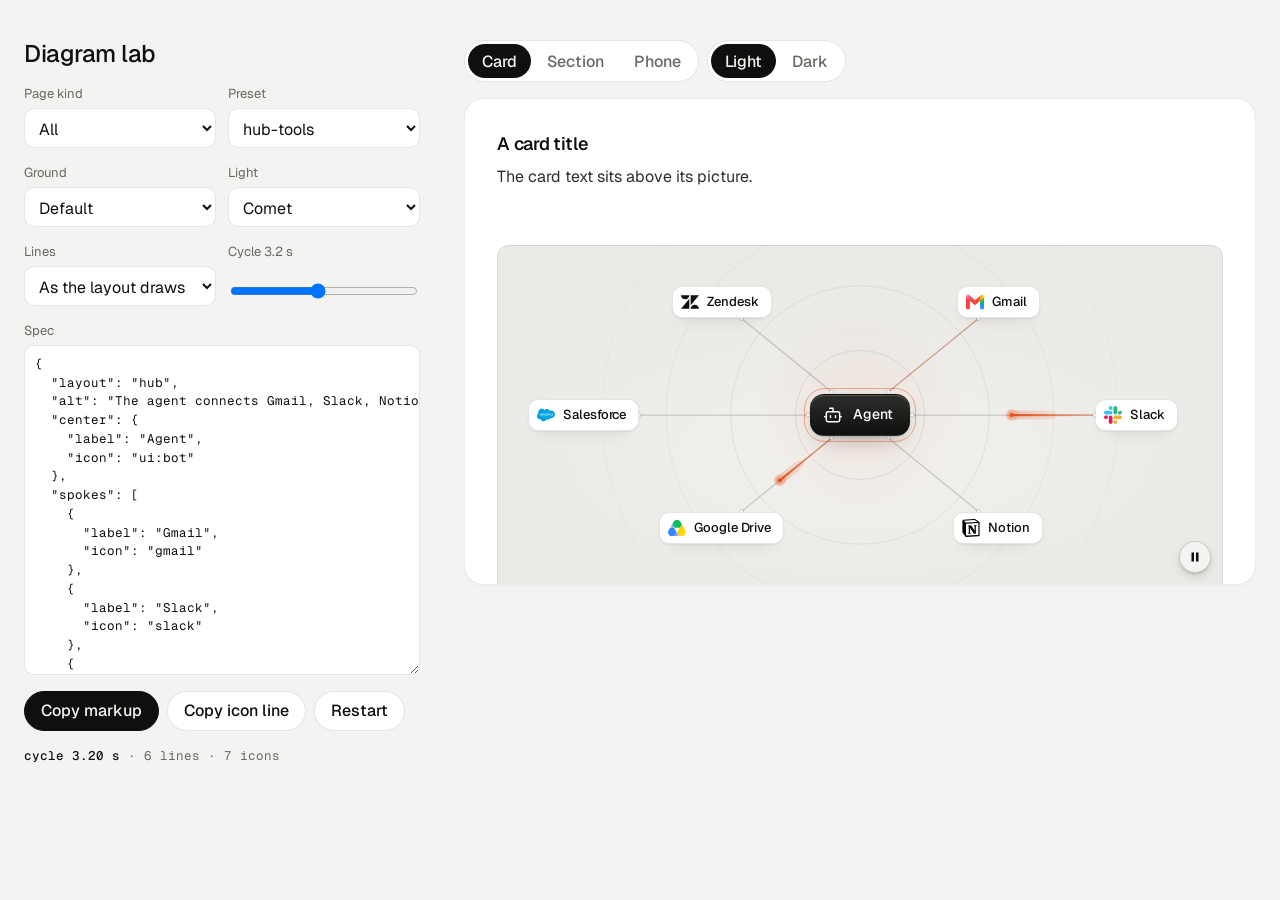
<file: assets/diagrams/lab.html>
<!doctype html>
<html lang="en">
<head>
<meta charset="utf-8">
<meta name="viewport" content="width=device-width, initial-scale=1">
<title>Diagram lab</title>
<link rel="preconnect" href="https://fonts.googleapis.com">
<link rel="preconnect" href="https://fonts.gstatic.com" crossorigin>
<link href="https://fonts.googleapis.com/css2?family=Geist:wght@300..700&family=Geist+Mono:wght@400;500&display=swap" rel="stylesheet">
<link rel="stylesheet" href="../ui/cards.css">
<link rel="stylesheet" href="diagram.css">
<style>
  /* The builder: pick a preset, change the JSON or the controls, see the card at once, copy the markup. Not part of a page. */
  :root { --font-text: "Geist", system-ui, sans-serif; --font-display: "Geist", system-ui, sans-serif; --font-mono: "Geist Mono", ui-monospace, monospace; }
  [data-theme="light"] { --bg: #f3f3f1; --card: #ffffff; --ink: #0f0f0e; --muted: #686863; --accent: #e5531c; --accent-ink: #ffffff; --frag: #ffffff; --ground-bg: #ebeae6; --ground-accent: #dcd9d0; --line: rgb(0 0 0 / .1); --field: #ffffff; }
  [data-theme="light"][data-accent="blue"] { --accent: #2456e8; }
  [data-theme="light"][data-accent="green"] { --accent: #16825d; }
  [data-theme="dark"] { --bg: #070708; --card: #141416; --ink: #f2f2ef; --muted: #8f9094; --accent: #ff7a3c; --accent-ink: #120c08; --frag: #1c1d20; --ground-bg: #101012; --ground-accent: #232326; --line: rgb(255 255 255 / .12); --field: #101012; }
  [data-theme="dark"][data-accent="white"] { --accent: #f2f2ef; --accent-ink: #0b0b0c; }
  [data-theme="dark"][data-accent="green"] { --accent: #3ccf8e; --accent-ink: #06130d; }
  * { box-sizing: border-box; }
  html, body { margin: 0; }
  body { font-family: var(--font-text); background: var(--bg); color: var(--ink); -webkit-font-smoothing: antialiased; min-height: 100vh; }
  .lab { display: grid; gap: 32px; max-width: 1440px; margin: 0 auto; padding: 32px 24px 64px; }
  .side { display: grid; gap: 16px; align-content: start; min-width: 0; }
  .side h1 { margin: 0; font: 500 24px/1.2 var(--font-display); letter-spacing: -0.02em; }
  .row { display: grid; gap: 6px; }
  .row > label, .row > .lbl { font-size: 13px; color: var(--muted); }
  .two { display: grid; grid-template-columns: 1fr 1fr; gap: 12px; }
  select, textarea, button, input[type=range] { font: inherit; color: inherit; }
  select, textarea { width: 100%; background: var(--field); border: 1px solid var(--line); border-radius: 10px; padding: 9px 10px; }
  select { height: 40px; }
  textarea { min-height: 360px; resize: vertical; font: 400 12.5px/1.5 var(--font-mono); white-space: pre; tab-size: 2; }
  textarea.is-bad { border-color: #c4321c; }
  .btns { display: flex; flex-wrap: wrap; gap: 8px; }
  button.b { height: 40px; padding: 0 16px; border-radius: 999px; border: 1px solid var(--line); background: var(--card); cursor: pointer; font-weight: 500; }
  button.b:hover { border-color: var(--ink); }
  button.b--main { background: var(--ink); color: var(--bg); border-color: var(--ink); }
  .out { font: 400 12.5px/1.5 var(--font-mono); color: var(--muted); overflow-wrap: anywhere; min-height: 1.5em; }
  .out b { color: var(--ink); font-weight: 500; }
  .out .bad { color: #c4321c; }
  .lb-stage { min-width: 0; display: grid; align-content: start; gap: 16px; }
  .lb-stage .card > .panel { --p-h: 340px; }
  .lb-stage .card--wide > .panel { --p-h: 560px; }
  .lb-stage .card--phone { max-width: 390px; }
  .lb-stage .card--phone > .panel { --p-h: 300px; }
  .seg { display: inline-flex; border: 1px solid var(--line); border-radius: 999px; padding: 3px; gap: 2px; background: var(--card); width: fit-content; }
  .seg button { height: 34px; padding: 0 14px; border: 0; background: none; border-radius: 999px; cursor: pointer; font-weight: 500; color: var(--muted); }
  .seg button[aria-pressed="true"] { background: var(--ink); color: var(--bg); }
  @media (min-width: 1024px) { .lab { grid-template-columns: 400px minmax(0, 1fr); gap: 40px; padding-top: 40px; } textarea { min-height: 330px; } .side { position: sticky; top: 24px; max-height: calc(100vh - 48px); overflow: auto; padding-right: 4px; } }
  @media (max-width: 639px) { .lab { padding: 24px 16px 48px; } }
</style>
</head>
<body data-theme="light" data-icon-base="../icons/demo/">
<div class="lab">
  <aside class="side">
    <h1>Diagram lab</h1>
    <div class="two">
      <div class="row"><label for="type">Page kind</label><select id="type"><option value="">All</option><option>software</option><option>tech</option><option>gaming</option><option>product</option><option>service</option></select></div>
      <div class="row"><label for="preset">Preset</label><select id="preset"></select></div>
    </div>
    <div class="two">
      <div class="row"><label for="ground">Ground</label><select id="ground"><option value="">Default</option><option>dots</option><option>rings</option><option>grid</option><option>glow</option><option>glow dots</option><option>glow rings</option><option>none</option></select></div>
      <div class="row"><label for="pulse">Light</label><select id="pulse"><option value="">Comet</option><option>dot</option><option>none</option></select></div>
    </div>
    <div class="two">
      <div class="row"><label for="curve">Lines</label><select id="curve"><option value="">As the layout draws them</option><option>curve</option><option>elbow</option><option>swirl</option></select></div>
      <div class="row"><label for="cycle">Cycle <span id="cycleV">3.2 s</span></label><input id="cycle" type="range" min="2.5" max="4" step="0.1" value="3.2"></div>
    </div>
    <div class="row"><label for="json">Spec</label><textarea id="json" spellcheck="false"></textarea></div>
    <div class="btns">
      <button class="b b--main" id="copy" type="button">Copy markup</button>
      <button class="b" id="copyIcons" type="button">Copy icon line</button>
      <button class="b" id="restart" type="button">Restart</button>
    </div>
    <div class="out" id="info"></div>
  </aside>
  <main class="lb-stage">
    <div class="btns">
      <div class="seg" id="size" role="group" aria-label="Size"><button type="button" data-v="card" aria-pressed="true">Card</button><button type="button" data-v="section" aria-pressed="false">Section</button><button type="button" data-v="phone" aria-pressed="false">Phone</button></div>
      <div class="seg" id="theme" role="group" aria-label="Palette"><button type="button" data-v="light" aria-pressed="true">Light</button><button type="button" data-v="dark" aria-pressed="false">Dark</button></div>
    </div>
    <article class="card card--row" id="card"><h3 id="ct"></h3><p id="cp"></p><div class="panel"><div class="dg" id="dg"></div></div></article>
  </main>
</div>
<script type="module">
  import dg from './diagram.js';
  const $ = id => document.getElementById(id);
  const presets = await dg.presets();
  const base = new URL('../icons/demo/', location.href).href;
  const q = new URLSearchParams(location.search);
  let spec = null, d = null, size = 'card';

  const names = type => Object.keys(presets).filter(k => !type || (presets[k].types || []).includes(type));
  const fillPresets = () => { $('preset').innerHTML = names($('type').value).map(k => `<option>${k}</option>`).join(''); };
  const load = id => { spec = JSON.parse(JSON.stringify(presets[id])); delete spec.types; $('json').value = JSON.stringify(spec, null, 2); sync(); };
  const first = n => (spec.center || spec.core || spec.input || spec.root || spec.left || {}).label || n;

  function iconIds(o, out = new Set()) {
    if (Array.isArray(o)) o.forEach(x => iconIds(x, out));
    else if (o && typeof o === 'object') for (const k in o) { if (k === 'icon' && typeof o[k] === 'string' && !/^text:|[/.]/.test(o[k])) out.add(o[k]); else iconIds(o[k], out); }
    return out;
  }
  function markup() {
    const j = JSON.stringify(spec);
    return /'/.test(j)
      ? `<div class="panel"><div class="dg" data-diagram><script type="application/json">${j}<\/script></div></div>`
      : `<div class="panel"><div class="dg" data-diagram='${j}'></div></div>`;
  }
  function paint() {
    const card = $('card');
    card.classList.toggle('card--wide', size === 'section');
    card.classList.toggle('card--phone', size === 'phone');
    const s = JSON.parse(JSON.stringify(spec));
    if (size === 'section') s.size = 'section';
    $('ct').textContent = 'A card title';
    $('cp').textContent = 'The card text sits above its picture.';
    const el = $('dg');
    d = dg.mount(el, s, { iconBase: base });
    const ids = [...iconIds(spec)];
    setTimeout(() => {
      $('info').innerHTML = `<b>cycle ${d.T ? d.T.toFixed(2) : '-'} s</b> · ${d.E ? d.E.filter(e => e.lit).length : 0} lines · ${ids.length} icons`;
    }, 400);
  }
  function sync() {
    try { spec = JSON.parse($('json').value); $('json').classList.remove('is-bad'); } catch (e) { $('json').classList.add('is-bad'); $('info').innerHTML = `<span class="bad">${e.message}</span>`; return; }
    paint();
  }
  // a control writes into the spec and the textarea
  function setField(path, v) {
    try { spec = JSON.parse($('json').value); } catch { return; }
    const [a, b] = path.split('.');
    if (b) { spec[a] = spec[a] || {}; if (v === '' || v == null) delete spec[a][b]; else spec[a][b] = v; if (!Object.keys(spec[a]).length) delete spec[a]; }
    else if (v === '' || v == null) delete spec[a]; else spec[a] = v;
    $('json').value = JSON.stringify(spec, null, 2);
    sync();
  }
  $('type').onchange = () => { fillPresets(); load($('preset').value); };
  $('preset').onchange = () => { $('ground').value = $('pulse').value = $('curve').value = ''; $('cycle').value = 3.2; $('cycleV').textContent = '3.2 s'; load($('preset').value); };
  $('ground').onchange = () => setField('ground', $('ground').value);
  $('pulse').onchange = () => setField('motion.pulse', $('pulse').value);
  $('curve').onchange = () => setField('curve', $('curve').value);
  $('cycle').oninput = () => { $('cycleV').textContent = (+$('cycle').value).toFixed(1) + ' s'; setField('motion.cycle', +$('cycle').value === 3.2 ? '' : +$('cycle').value); };
  let t0; $('json').oninput = () => { clearTimeout(t0); t0 = setTimeout(sync, 350); };
  $('restart').onclick = () => d && d.restart && d.restart();
  const copy = async (text, btn, label) => { try { await navigator.clipboard.writeText(text); btn.textContent = 'Copied'; } catch { btn.textContent = 'Copy failed'; } setTimeout(() => (btn.textContent = label), 1400); };
  $('copy').onclick = () => copy(markup(), $('copy'), 'Copy markup');
  $('copyIcons').onclick = () => copy(`node <skill>/scripts/icons.mjs fetch ${[...iconIds(spec)].join(' ')} --out assets/icons`, $('copyIcons'), 'Copy icon line');
  for (const [id, key] of [['size', 'size'], ['theme', 'theme']]) {
    $(id).onclick = ev => {
      const b = ev.target.closest('button'); if (!b) return;
      [...$(id).children].forEach(x => x.setAttribute('aria-pressed', String(x === b)));
      if (key === 'size') { size = b.dataset.v; paint(); } else document.body.dataset.theme = b.dataset.v;
    };
  }
  if (q.get('type')) $('type').value = q.get('type');
  fillPresets();
  if (q.get('preset') && presets[q.get('preset')]) $('preset').value = q.get('preset');
  if (q.get('theme') === 'dark') { document.body.dataset.theme = 'dark'; $('theme').children[1].click(); }
  load($('preset').value);
  window.__lab = { get d() { return d; } };
</script>
</body>
</html>
</file>
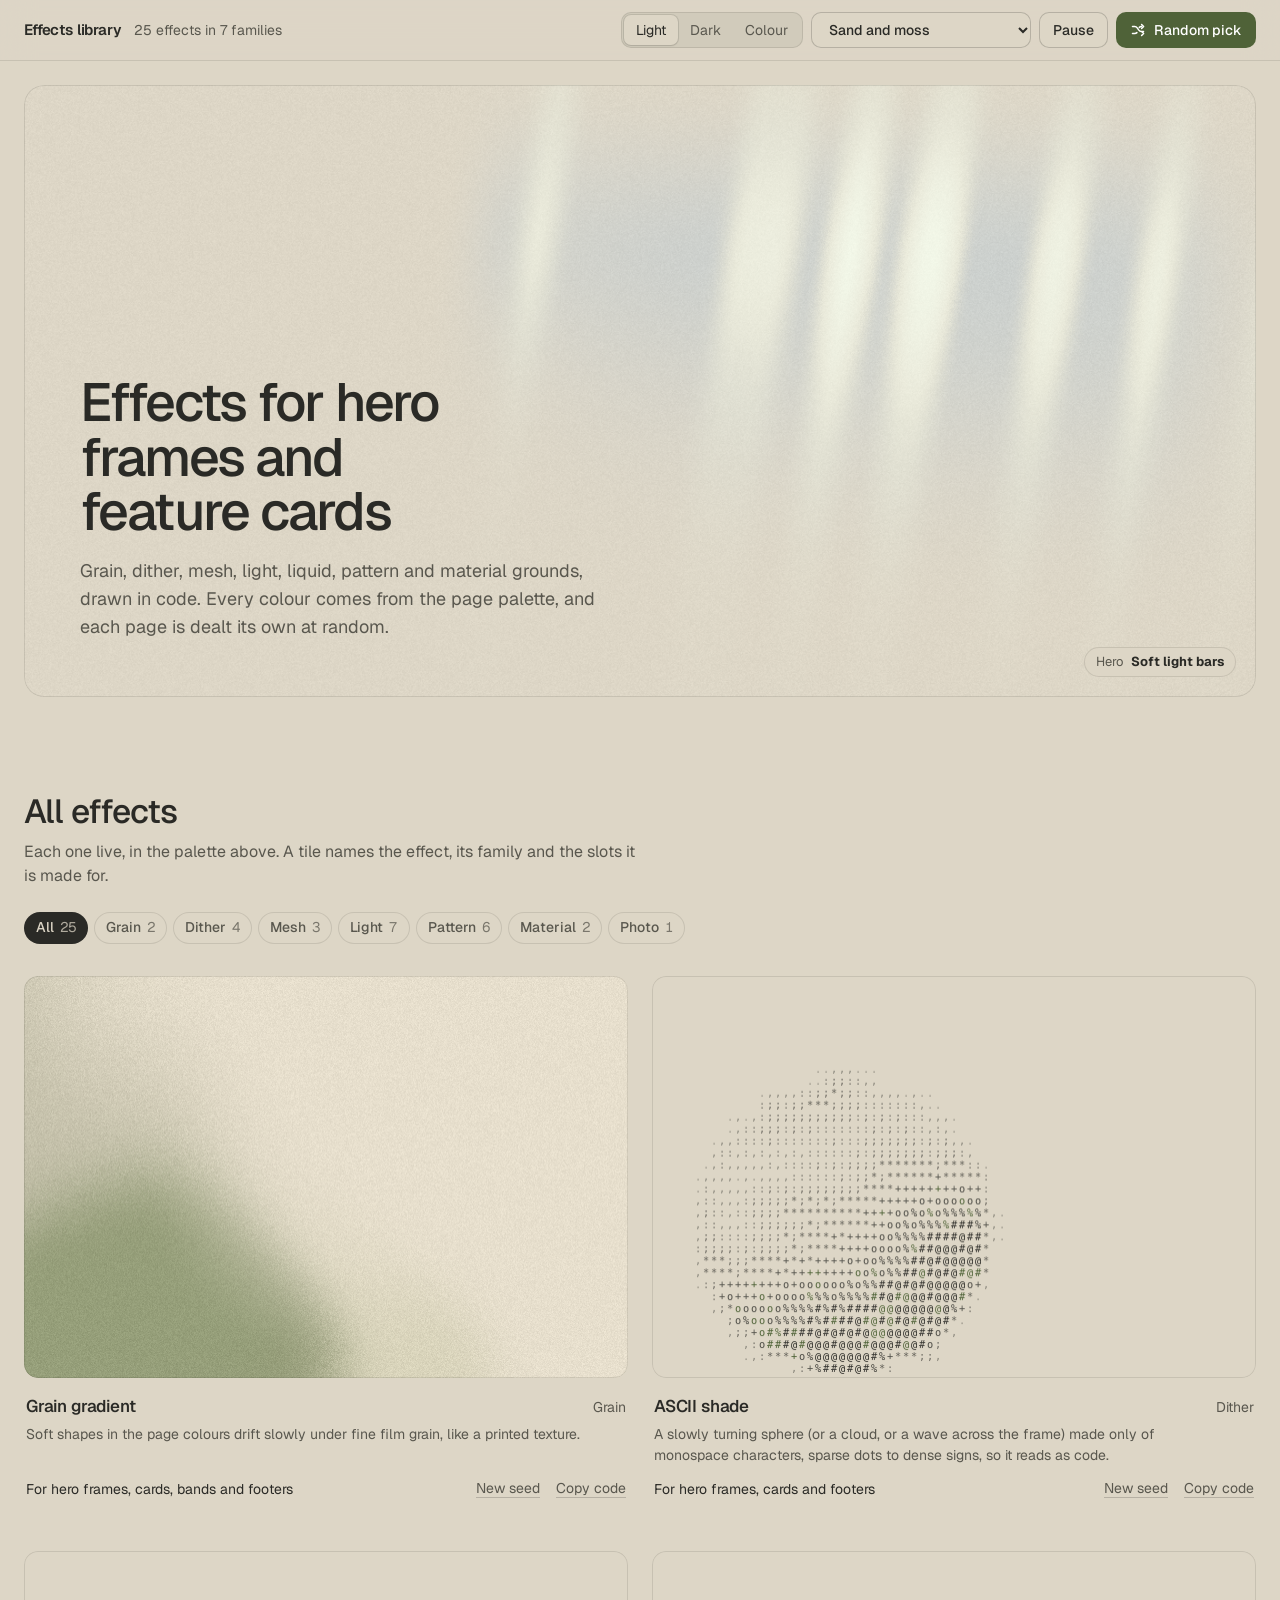
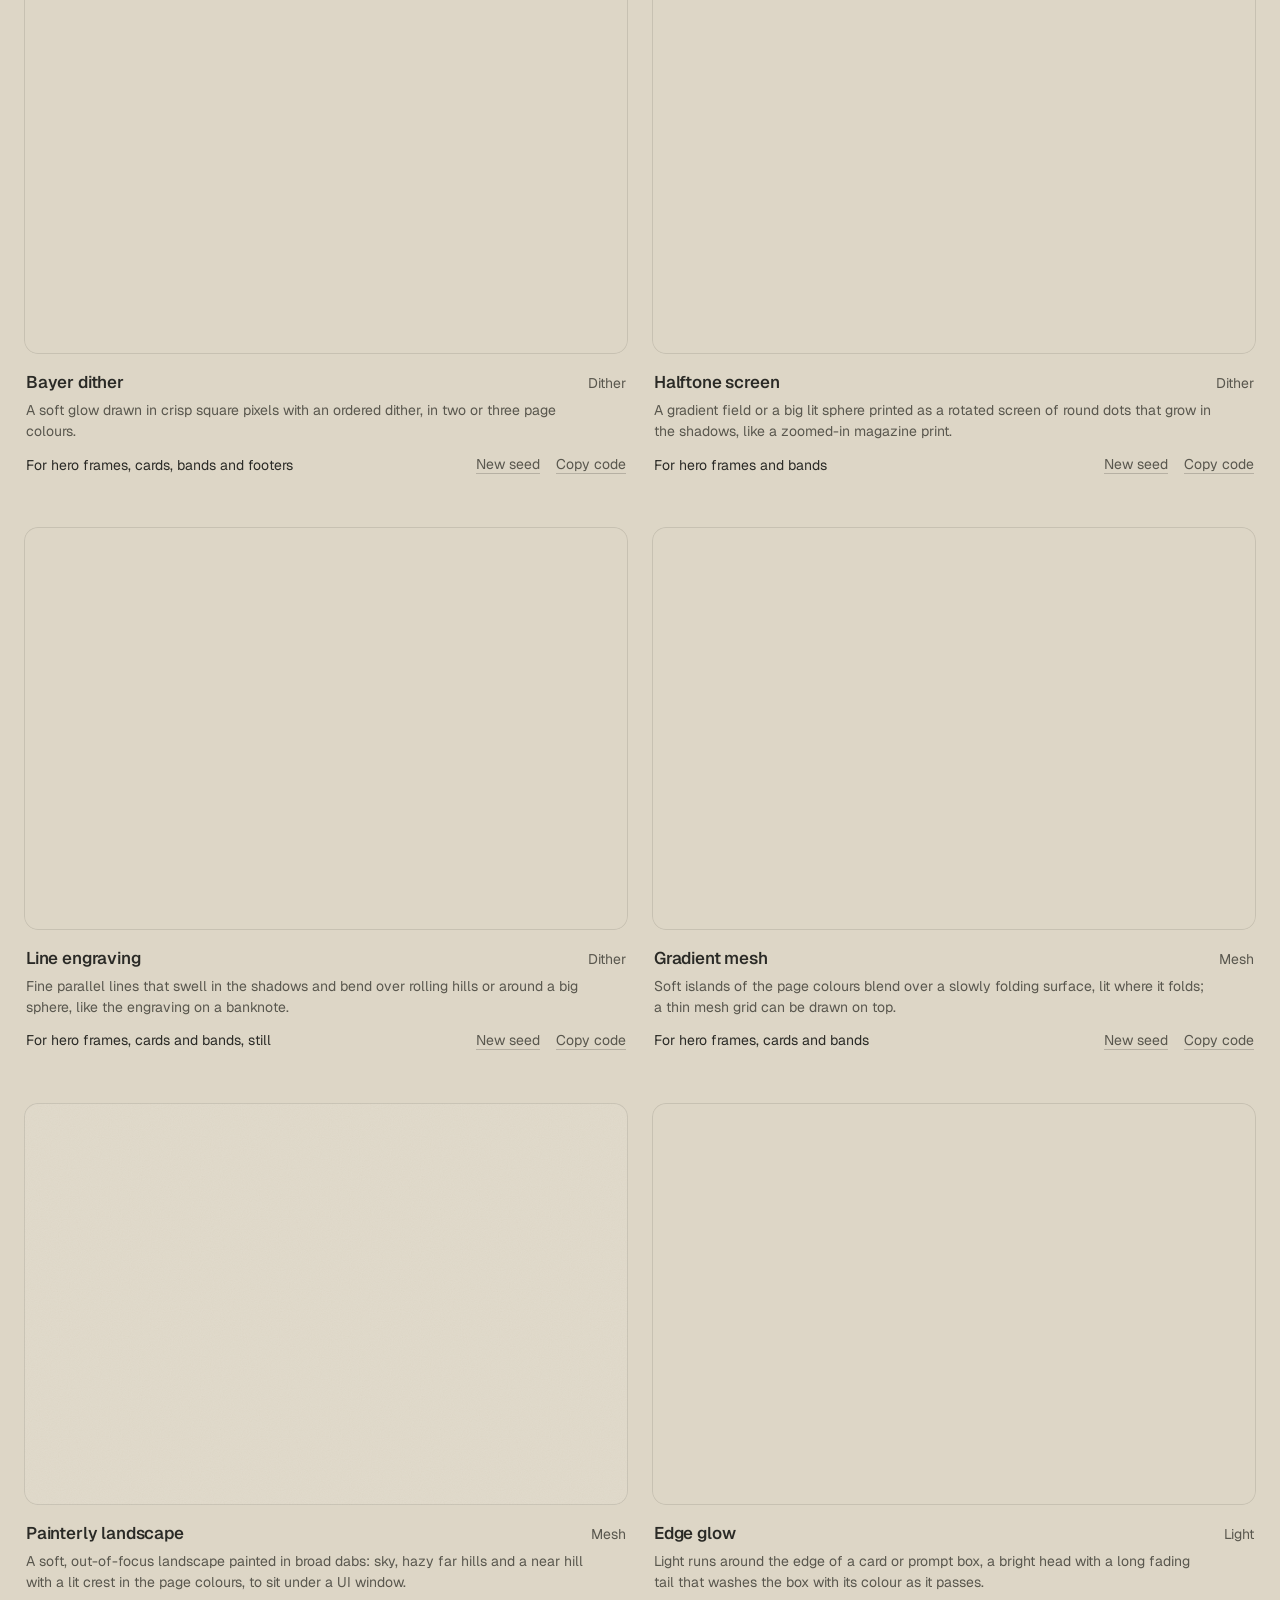
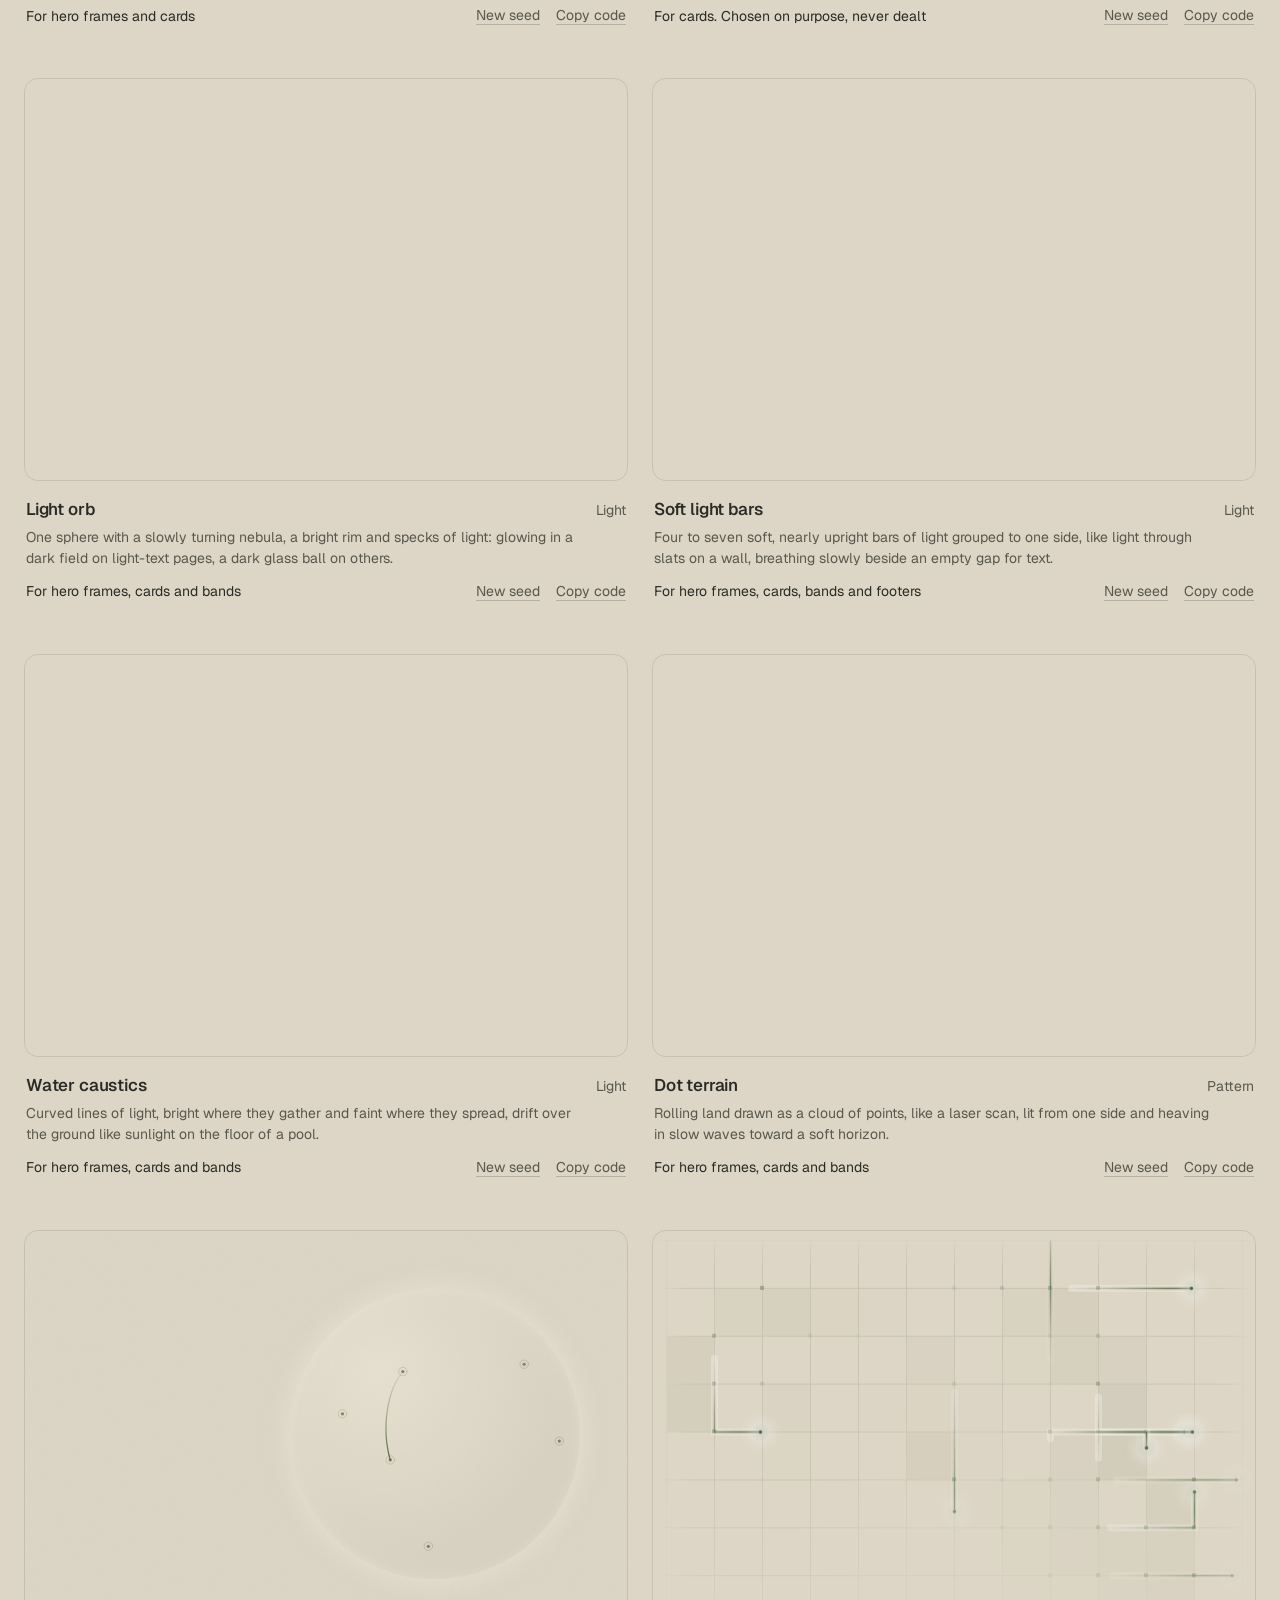
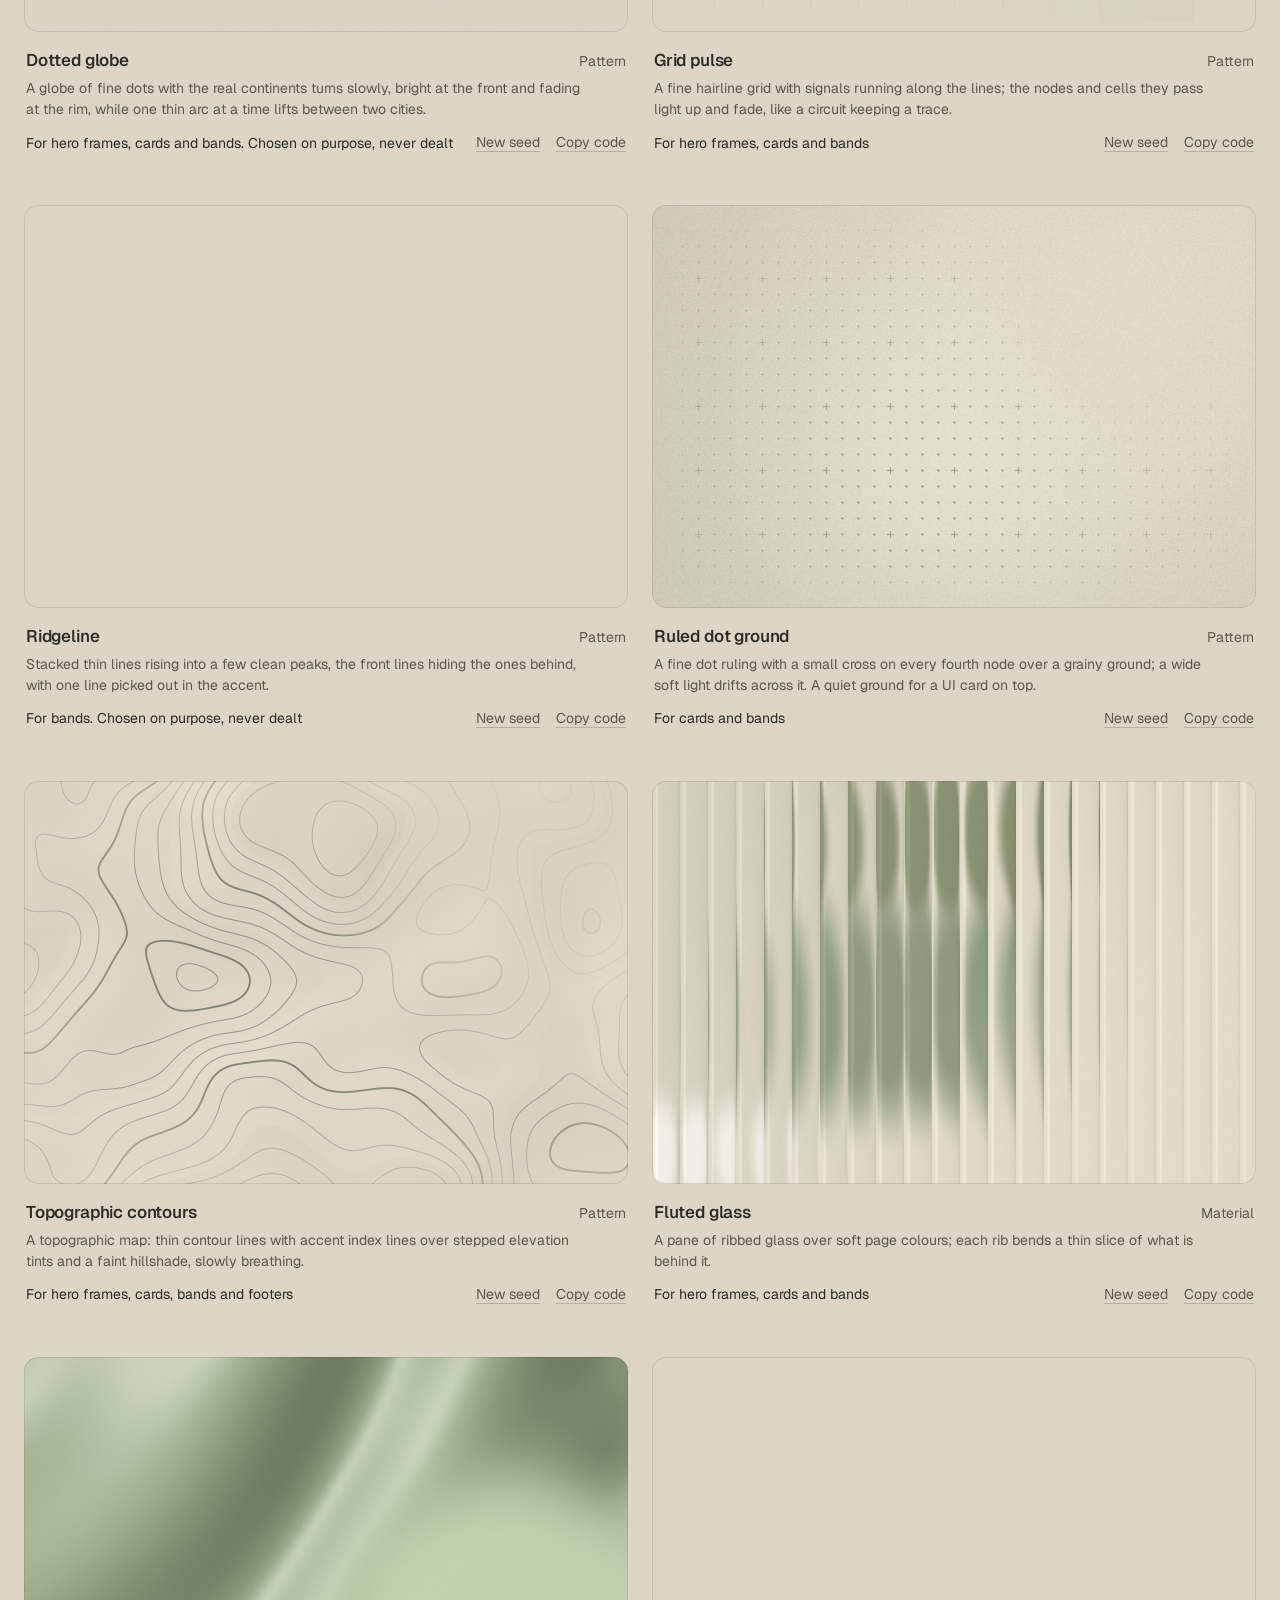
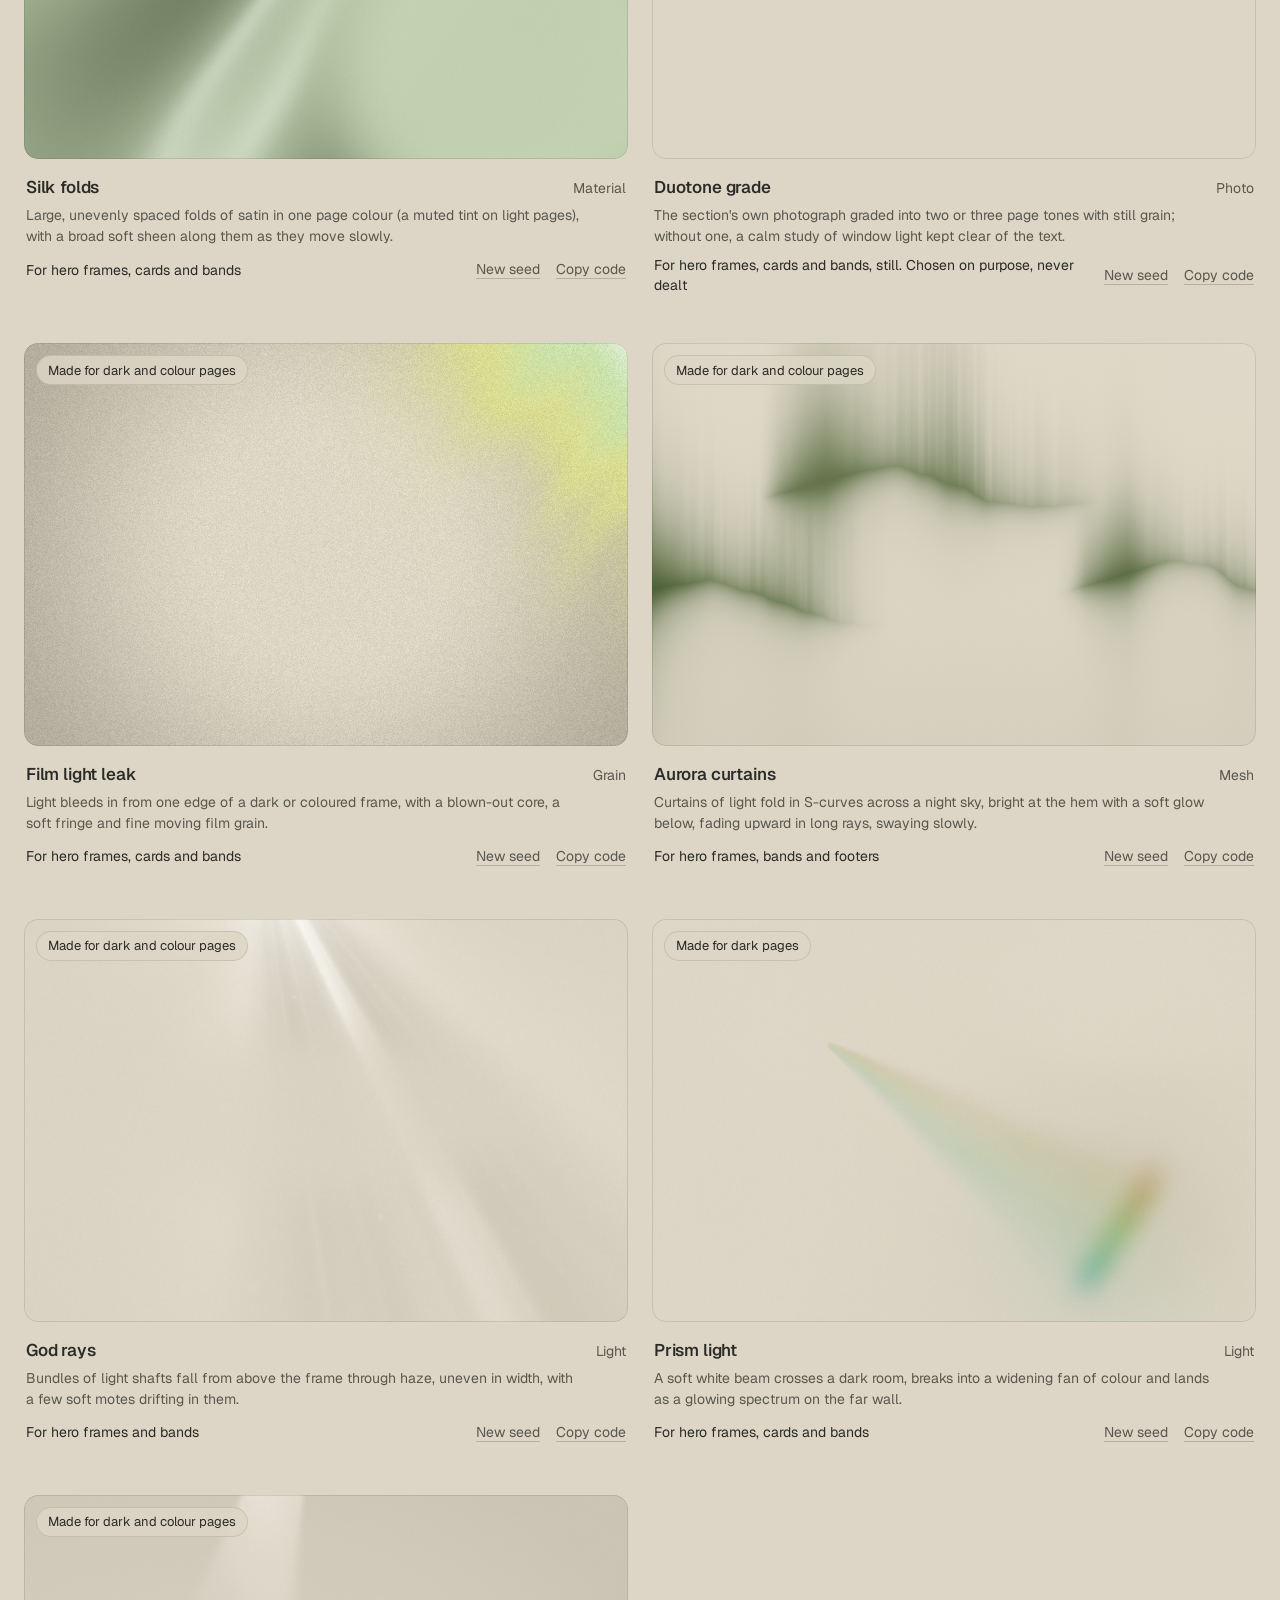
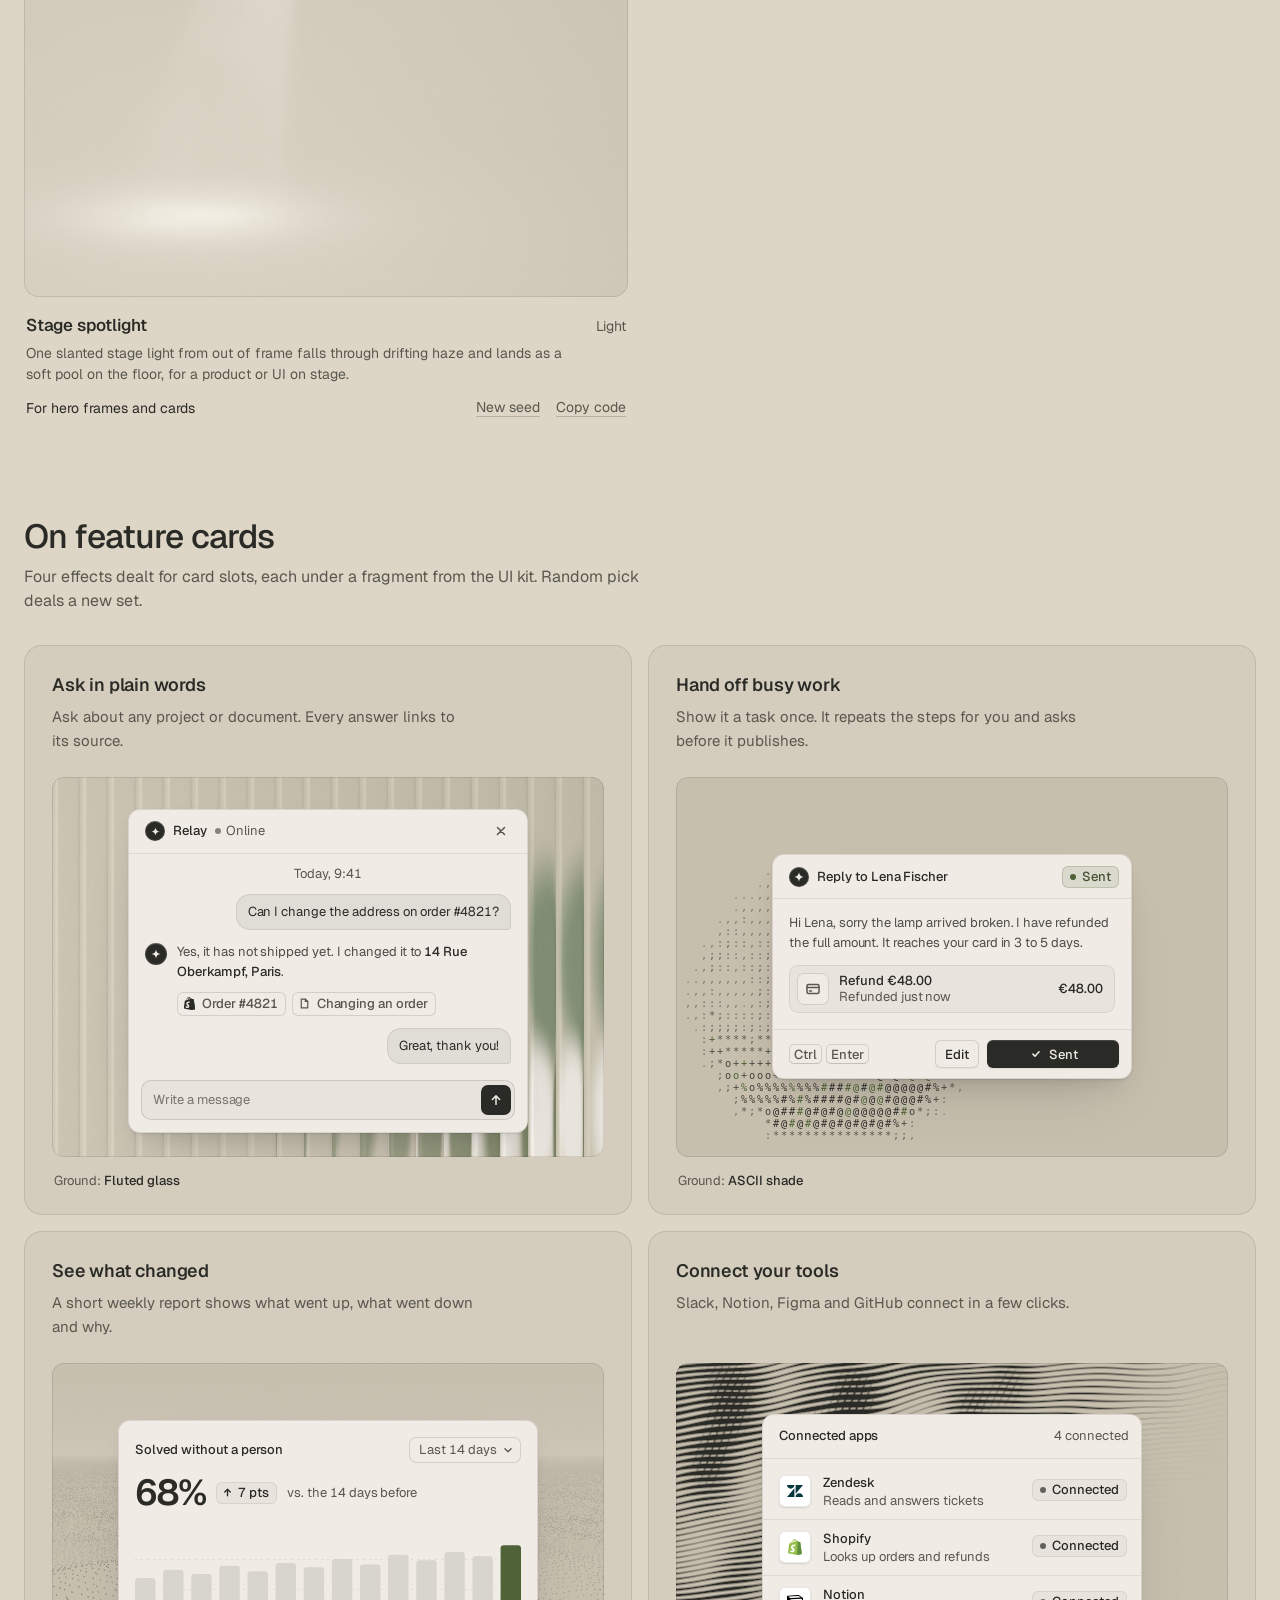
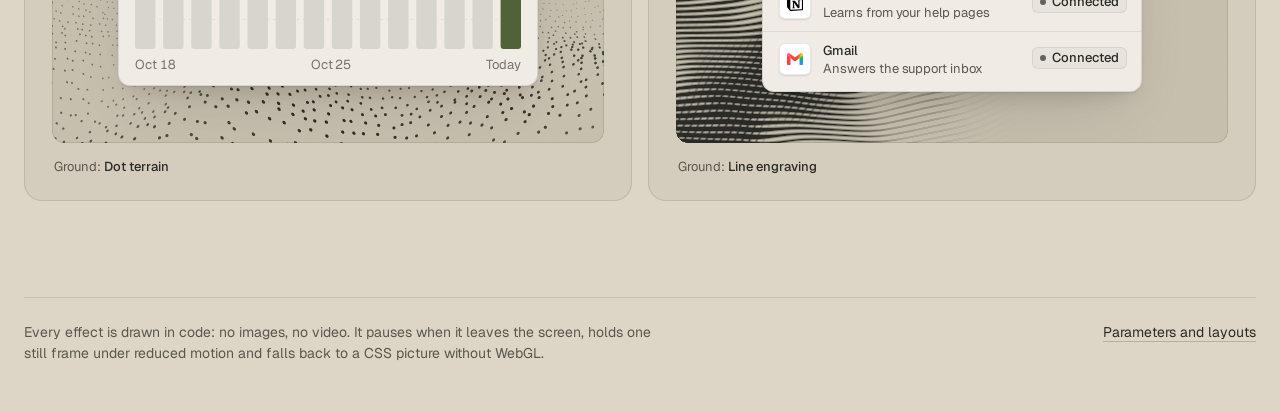
<file: assets/effects/gallery.html>
<!doctype html>
<html lang="en">
<head>
<script>window.__tpGlMax = 16;   /* a gallery shows many live effects at once; a page of a site keeps the default 4 (fx.js) */</script>
<meta charset="utf-8">
<meta name="viewport" content="width=device-width, initial-scale=1">
<title>Effects library</title>
<meta name="description" content="Effects drawn in code for hero frames, feature cards and bands, in the page palette.">
<link rel="icon" href="data:,">
<link rel="preconnect" href="https://fonts.googleapis.com">
<link rel="preconnect" href="https://fonts.gstatic.com" crossorigin>
<link href="https://fonts.googleapis.com/css2?family=Geist:wght@100..900&family=Geist+Mono:wght@100..900&display=swap" rel="stylesheet">
<style>
  /* the page palette; the script sets these from the palette switcher */
  :root {
    --bg: #ddd6c6; --surface: #d2cab8; --ink: #2a2a26; --muted: #59574e; --accent: #4f6238; --accent-ink: #ffffff;
    --card: #d2cab8; --panel: #cbc3b1; --win: #eeebe3; --win-surface: #e4e0d6;
    color-scheme: light;
  }
  @media (prefers-color-scheme: dark) {
    :root:not([data-theme="light"]) {
      --bg: #0a0d14; --surface: #131824; --ink: #e9edf3; --muted: #8891a1; --accent: #5ab9fc; --accent-ink: #0a0d14;
      --card: #131824; --panel: #0a0d14; --win: #1d2230; --win-surface: #262c3b;
      color-scheme: dark;
    }
  }
  :root[data-theme="dark"] {
    --bg: #0a0d14; --surface: #131824; --ink: #e9edf3; --muted: #8891a1; --accent: #5ab9fc; --accent-ink: #0a0d14;
    --card: #131824; --panel: #0a0d14; --win: #1d2230; --win-surface: #262c3b;
    color-scheme: dark;
  }
  :root {
    --line: color-mix(in oklab, var(--ink) 12%, transparent);
    --line-2: color-mix(in oklab, var(--ink) 22%, transparent);
    --chip: color-mix(in oklab, var(--ink) 6%, var(--bg));
    --font: "Geist", ui-sans-serif, system-ui, -apple-system, "Segoe UI", Roboto, "Helvetica Neue", Arial, sans-serif;
    --mono: "Geist Mono", ui-monospace, "SFMono-Regular", Consolas, monospace;
    --wrap: 1320px;
    --gut: 24px;
  }
  * { box-sizing: border-box; }
  html { -webkit-text-size-adjust: 100%; scroll-behavior: smooth; }
  @media (prefers-reduced-motion: reduce) { html { scroll-behavior: auto; } }
  body {
    margin: 0; background: var(--bg); color: var(--ink);
    font: 15px/1.5 var(--font); -webkit-font-smoothing: antialiased; font-feature-settings: "ss01" 0;
    overflow-x: hidden;
  }
  button, select { font: inherit; color: inherit; }
  :focus-visible { outline: 2px solid var(--accent); outline-offset: 2px; }
  .wrap { max-width: calc(var(--wrap) + 2 * var(--gut)); margin: 0 auto; padding: 0 var(--gut); }

  /* top bar */
  .top { position: sticky; top: 0; z-index: 50; background: color-mix(in oklab, var(--bg) 86%, transparent);
    backdrop-filter: blur(16px) saturate(1.2); -webkit-backdrop-filter: blur(16px) saturate(1.2); border-bottom: 1px solid var(--line); }
  .top-in { display: flex; align-items: center; gap: 12px 8px; padding-top: 12px; padding-bottom: 12px; }
  .top-in .controls { margin-left: auto; }
  .brand { display: flex; align-items: baseline; gap: 12px; min-width: 0; }
  .brand b { font-size: 15px; font-weight: 600; letter-spacing: -0.01em; white-space: nowrap; }
  .brand span { color: var(--muted); font-size: 14px; white-space: nowrap; }
  .controls { display: flex; align-items: center; gap: 8px; flex-wrap: wrap; }
  .seg { display: inline-flex; padding: 3px; border-radius: 10px; background: var(--chip); box-shadow: inset 0 0 0 1px var(--line); }
  .seg button { height: 30px; border: 0; background: transparent; padding: 0 12px; border-radius: 7px; cursor: pointer; color: var(--muted); font-size: 14px; }
  .seg button[aria-pressed="true"] { background: var(--bg); color: var(--ink); box-shadow: 0 0 0 1px var(--line), 0 1px 2px rgb(0 0 0 / 0.08); }
  .btn, .select {
    height: 36px; padding: 0 14px; border-radius: 10px; border: 0; background: var(--bg); color: var(--ink);
    box-shadow: inset 0 0 0 1px var(--line-2); cursor: pointer; display: inline-flex; align-items: center; gap: 8px;
    font-size: 14px; font-weight: 500; white-space: nowrap;
  }
  .btn:hover, .select:hover { box-shadow: inset 0 0 0 1px color-mix(in oklab, var(--ink) 38%, transparent); }
  .btn--primary { background: var(--accent); color: var(--accent-ink); box-shadow: none; }
  .btn--primary:hover { box-shadow: none; background: color-mix(in oklab, var(--accent) 88%, var(--ink)); }
  .btn svg { width: 16px; height: 16px; flex: none; }
  .select { max-width: 220px; padding-right: 10px; }

  /* hero: a dealt hero effect with text in its calm area */
  .hero { position: relative; margin-top: 24px; height: clamp(480px, 68vh, 660px); border-radius: 20px; overflow: hidden;
    display: flex; flex-direction: column; justify-content: flex-end; }
  .hero::after, .stage::after, .panel::after { content: ""; position: absolute; inset: 0; border-radius: inherit; box-shadow: inset 0 0 0 1px var(--line); pointer-events: none; z-index: 2; }
  .hero-copy { position: relative; z-index: 1; padding: 56px; max-width: 760px; }
  .hero h1 { max-width: 9.5em; margin: 0 0 18px; font-size: clamp(38px, 3.4vw + 10px, 62px); line-height: 1.02; letter-spacing: -0.035em; font-weight: 520; text-wrap: balance; }
  .hero p { margin: 0; max-width: 44ch; font-size: 18px; line-height: 28px; color: var(--muted); text-wrap: pretty; }
  .hero-tag { position: absolute; right: 20px; bottom: 20px; z-index: 3; }
  .tag { display: inline-flex; align-items: center; gap: 8px; height: 30px; padding: 0 12px; border-radius: 999px; font-size: 13px;
    background: color-mix(in oklab, var(--bg) 82%, transparent); color: var(--ink); box-shadow: inset 0 0 0 1px var(--line);
    backdrop-filter: blur(10px); -webkit-backdrop-filter: blur(10px); white-space: nowrap; }
  .tag span { color: var(--muted); }

  /* sections */
  section { padding-top: 96px; }
  .sec-head { display: flex; align-items: flex-end; justify-content: space-between; gap: 24px 48px; flex-wrap: wrap; margin-bottom: 32px; }
  .sec-head h2 { margin: 0 0 10px; font-size: clamp(28px, 1.2vw + 18px, 36px); line-height: 1.1; letter-spacing: -0.025em; font-weight: 520; }
  .sec-head p { margin: 0; color: var(--muted); max-width: 56ch; font-size: 16px; line-height: 24px; text-wrap: pretty; }
  .filters { display: flex; flex-wrap: wrap; gap: 6px; }
  .filters button { height: 32px; padding: 0 12px; border-radius: 999px; border: 0; cursor: pointer; font-size: 14px; color: var(--muted);
    background: transparent; box-shadow: inset 0 0 0 1px var(--line); }
  .filters button b { font-weight: 500; }
  .filters button span { margin-left: 6px; font-variant-numeric: tabular-nums; opacity: 0.75; }
  .filters button[aria-pressed="true"] { background: var(--ink); color: var(--bg); box-shadow: none; }

  /* the grid of every effect: one size of tile, labels under the picture */
  .grid { display: grid; grid-template-columns: repeat(2, minmax(0, 1fr)); gap: 48px 24px; }
  .tile { min-width: 0; display: flex; flex-direction: column; }
  .tile[hidden] { display: none; }
  .stage { position: relative; aspect-ratio: 3 / 2; border-radius: 14px; overflow: hidden; background: var(--bg); }
  .badge { position: absolute; top: 12px; left: 12px; z-index: 3; }
  .info { padding: 16px 2px 0; display: grid; gap: 6px; }
  .info-top { display: flex; align-items: baseline; justify-content: space-between; gap: 16px; }
  .info h3 { margin: 0; font-size: 17px; line-height: 24px; font-weight: 560; letter-spacing: -0.01em; }
  .fam { flex: none; font-size: 14px; color: var(--muted); }
  .look { margin: 0; color: var(--muted); font-size: 14px; line-height: 21px; max-width: 62ch; min-height: 42px;
    display: -webkit-box; -webkit-line-clamp: 2; -webkit-box-orient: vertical; overflow: hidden; }
  .info-foot { display: flex; align-items: center; justify-content: space-between; gap: 16px; margin-top: 2px; }
  .for { margin: 0; font-size: 14px; line-height: 20px; }
  .links { flex: none; display: flex; gap: 16px; }
  .links button { border: 0; background: none; padding: 4px 0; cursor: pointer; font-size: 14px; color: var(--muted);
    text-decoration: underline; text-decoration-color: var(--line-2); text-underline-offset: 4px; }
  .links button:hover { color: var(--ink); text-decoration-color: currentColor; }

  /* feature cards: an effect ground in the inset panel and a UI fragment on top */
  .cards { display: grid; grid-template-columns: repeat(2, minmax(0, 1fr)); gap: 16px; }
  .card { background: var(--card); border-radius: 18px; padding: 28px 28px 24px; box-shadow: inset 0 0 0 1px var(--line); display: flex; flex-direction: column; min-width: 0; }
  .card h3 { margin: 0 0 8px; font-size: 18px; line-height: 24px; font-weight: 560; letter-spacing: -0.01em; }
  .card > p:not(.ground) { margin: 0; color: var(--muted); font-size: 15px; line-height: 24px; max-width: 44ch; min-height: 48px; text-wrap: pretty; }
  .panel { position: relative; margin-top: 24px; height: 380px; border-radius: 12px; overflow: hidden; display: grid; place-items: center; padding: 32px; }
  .panel--bleed { place-items: end center; padding-bottom: 0; }
  .panel--bleed > .slot { margin-bottom: -48px; }
  .slot { position: relative; z-index: 1; max-width: 100%;
    --ui-font: var(--font); --ui-mono: var(--mono); --ui-radius: 12px;
    --fx-bg: var(--win); --fx-surface: var(--win-surface); --fx-ink: var(--ink); --fx-muted: var(--muted);
    --fx-accent: var(--accent); --fx-accent-ink: var(--accent-ink); }
  .ground { margin: 14px 2px 0; font-size: 13px; line-height: 20px; color: var(--muted); }
  .ground b { font-weight: 500; color: var(--ink); }

  .foot { padding-top: 96px; padding-bottom: 48px; }
  .foot-in > div { border-top: 1px solid var(--line); padding-top: 24px; display: flex; justify-content: space-between; gap: 16px 48px; flex-wrap: wrap; color: var(--muted); font-size: 14px; }
  .foot-in p { margin: 0; max-width: 72ch; }
  .foot a { color: var(--ink); text-underline-offset: 4px; text-decoration-color: var(--line-2); }
  .empty { padding: 64px 0; color: var(--muted); }

  .toast { position: fixed; left: 50%; bottom: 24px; z-index: 60; transform: translate(-50%, 16px); opacity: 0; pointer-events: none;
    max-width: calc(100vw - 32px); padding: 10px 16px; border-radius: 12px; background: var(--ink); color: var(--bg); font-size: 14px;
    transition: opacity .2s ease, transform .2s ease; }
  .toast.on { opacity: 1; transform: translate(-50%, 0); }

  @media (max-width: 1080px) {
    .hero-copy { padding: 40px; }
  }
  @media (max-width: 860px) {
    .grid, .cards { grid-template-columns: minmax(0, 1fr); }
    .grid { gap: 40px; }
  }
  @media (max-width: 720px) {
    :root { --gut: 16px; }
    .top { position: static; }
    .brand span, .select { display: none; }
    .top-in { display: grid; grid-template-columns: 1fr auto; grid-template-areas: "brand deal" "controls controls"; }
    .brand { grid-area: brand; }
    #deal { grid-area: deal; }
    .top-in .controls { grid-area: controls; margin-left: 0; flex-wrap: nowrap; }
    .seg { flex: 1; }
    .seg button { flex: 1; }
    .hero { margin-top: 16px; height: 560px; border-radius: 16px; }
    .hero-copy { padding: 28px 24px 72px; }
    .hero p { font-size: 16px; line-height: 24px; }
    .hero-tag { left: 24px; right: auto; bottom: 20px; }
    section { padding-top: 72px; }
    .card { padding: 20px; }
    .panel { height: 340px; padding: 20px 16px; }
    .info-foot { flex-wrap: wrap; }
  }
</style>
</head>
<body>
<header class="top">
  <div class="wrap top-in">
    <div class="brand"><b>Effects library</b><span id="count"></span></div>
    <div class="controls">
      <div class="seg" role="group" aria-label="Palette kind">
        <button type="button" data-kind="light">Light</button>
        <button type="button" data-kind="dark">Dark</button>
        <button type="button" data-kind="colour">Colour</button>
      </div>
      <select class="select" id="pal" aria-label="Palette"></select>
      <button type="button" class="btn" id="pause" aria-pressed="false">Pause</button>
    </div>
    <button type="button" class="btn btn--primary" id="deal">
        <svg viewBox="0 0 16 16" aria-hidden="true"><path d="M2.5 4.5h2.2c1.2 0 2 .6 2.7 1.6l1.2 1.8c.7 1 1.5 1.6 2.7 1.6h2.2M11.6 2.5l2 2-2 2M2.5 11.5h2.2c.9 0 1.6-.3 2.2-.9M11.6 9.5l2 2-2 2M9.3 5.4c.6-.6 1.3-.9 2.1-.9" fill="none" stroke="currentColor" stroke-width="1.5" stroke-linecap="round" stroke-linejoin="round"/></svg>
        Random pick
    </button>
  </div>
</header>

<main>
  <div class="wrap">
    <div class="hero" id="hero">
      <div class="hero-copy">
        <h1>Effects for hero frames and feature cards</h1>
        <p id="lede">Grain, dither, mesh, light, liquid, pattern and material grounds, drawn in code. Every colour comes from the page palette, and each page is dealt its own at random.</p>
      </div>
      <div class="hero-tag"><span class="tag" id="hero-tag"><span>Hero</span> <b></b></span></div>
    </div>
  </div>

  <section id="all">
    <div class="wrap">
      <div class="sec-head">
        <div>
          <h2>All effects</h2>
          <p>Each one live, in the palette above. A tile names the effect, its family and the slots it is made for.</p>
        </div>
        <div class="filters" id="filters" role="group" aria-label="Family"></div>
      </div>
      <div class="grid" id="grid"></div>
    </div>
  </section>

  <section id="cards">
    <div class="wrap">
      <div class="sec-head">
        <div>
          <h2>On feature cards</h2>
          <p>Four effects dealt for card slots, each under a fragment from the UI kit. Random pick deals a new set.</p>
        </div>
      </div>
      <div class="cards">
        <article class="card">
          <h3>Ask in plain words</h3>
          <p>Ask about any project or document. Every answer links to its source.</p>
          <div class="panel" data-card="0"><div class="slot" data-ui-load="chat"></div></div>
          <p class="ground">Ground: <b></b></p>
        </article>
        <article class="card">
          <h3>Hand off busy work</h3>
          <p>Show it a task once. It repeats the steps for you and asks before it publishes.</p>
          <div class="panel" data-card="1"><div class="slot" data-ui-load="cursor"></div></div>
          <p class="ground">Ground: <b></b></p>
        </article>
        <article class="card">
          <h3>See what changed</h3>
          <p>A short weekly report shows what went up, what went down and why.</p>
          <div class="panel" data-card="2"><div class="slot" data-ui-load="stat"></div></div>
          <p class="ground">Ground: <b></b></p>
        </article>
        <article class="card">
          <h3>Connect your tools</h3>
          <p>Slack, Notion, Figma and GitHub connect in a few clicks.</p>
          <div class="panel" data-card="3"><div class="slot" data-ui-load="integrations"></div></div>
          <p class="ground">Ground: <b></b></p>
        </article>
      </div>
    </div>
  </section>

  <footer class="foot">
    <div class="wrap foot-in"><div>
      <p>Every effect is drawn in code: no images, no video. It pauses when it leaves the screen, holds one still frame under reduced motion and falls back to a CSS picture without WebGL.</p>
      <p><a id="lab" href="lab.html">Parameters and layouts</a></p>
    </div></div>
  </footer>
</main>
<div class="toast" id="toast" role="status" aria-live="polite"></div>

<script id="paths" type="application/json">{"fx": "./", "ui": "../ui/"}</script>
<script id="palettes" type="application/json">[{"id":"white-link-blue","name":"Sheet and biro","bg":"#ffffff","surface":"#f4f4f4","ink":"#111111","muted":"#6b6b6b","accent":"#1a4be0","accentInk":"#ffffff"},{"id":"cool-white-slate","name":"Frost and slate","bg":"#f7f9fa","surface":"#ecf0f2","ink":"#1f3038","muted":"#5d6b72","accent":"#0d7480","accentInk":"#ffffff"},{"id":"rose-grey-green","name":"Rose grey, green","bg":"#ebe5e3","surface":"#e1dad7","ink":"#2b2622","muted":"#6a615d","accent":"#0f7d45","accentInk":"#ffffff"},{"id":"paper-grey-brass","name":"Newsprint and brass","bg":"#e8e8e3","surface":"#dcdcd6","ink":"#181715","muted":"#63625c","accent":"#bfb21a","accentInk":"#181715"},{"id":"stone-blueprint","name":"Stone and blueprint","bg":"#dfdedb","surface":"#d3d2ce","ink":"#26251e","muted":"#5f5d55","accent":"#2456d6","accentInk":"#ffffff"},{"id":"white-navy-tab","name":"Navy on white","bg":"#ffffff","surface":"#f4f4f2","ink":"#1f2b4d","muted":"#6a7186","accent":"#f7941d","accentInk":"#1f2b4d"},{"id":"three-stones","name":"Three stones","bg":"#eeecea","surface":"#e4e1dd","ink":"#333231","muted":"#6b6763","accent":"#5c6b54","accentInk":"#ffffff"},{"id":"putty-black-teal","name":"Putty and black","bg":"#dedad3","surface":"#d3cec6","ink":"#0a0a0a","muted":"#5c5852","accent":"#256f82","accentInk":"#ffffff"},{"id":"moss-sand","name":"Sand and moss","bg":"#ddd6c6","surface":"#d2cab8","ink":"#2a2a26","muted":"#59574e","accent":"#4f6238","accentInk":"#ffffff"},{"id":"green-mat-chocolate","name":"Bone, green, chocolate","bg":"#e5e1d8","surface":"#dad5ca","ink":"#2a1d17","muted":"#6b5b51","accent":"#456f3a","accentInk":"#ffffff"},{"id":"lunar-grey-bronze","name":"Lunar and bronze","bg":"#111111","surface":"#1c1c1c","ink":"#f2f2f2","muted":"#8f8f8f","accent":"#a08672","accentInk":"#111111"},{"id":"blue-black-cornflower","name":"Night and sky blue","bg":"#0a0d14","surface":"#131824","ink":"#e9edf3","muted":"#8891a1","accent":"#5ab9fc","accentInk":"#0a0d14"},{"id":"green-black-bone","name":"Green-black and bone","bg":"#161c1a","surface":"#1f2725","ink":"#e3e2da","muted":"#8e948d","accent":"#9fc7b8","accentInk":"#161c1a"},{"id":"black-crimson","name":"Black and crimson","bg":"#0a0a0a","surface":"#151515","ink":"#efefef","muted":"#8c8c8c","accent":"#b11226","accentInk":"#ffffff"},{"id":"forest-pale-lime","name":"Forest and lime","bg":"#0f1f10","surface":"#162a17","ink":"#ffffff","muted":"#9aa39a","accent":"#c6f19d","accentInk":"#0f1f10"},{"id":"charcoal-room-sage","name":"Charcoal and sage","bg":"#1c1c1c","surface":"#262626","ink":"#f1f1ef","muted":"#9a9b96","accent":"#8fa68e","accentInk":"#1c1c1c"},{"id":"warm-black-gold","name":"Warm black, gold","bg":"#0c0a08","surface":"#181512","ink":"#ffffff","muted":"#8f8a84","accent":"#c9a45a","accentInk":"#0c0a08"},{"id":"graphite-safety-orange","name":"Graphite and orange","bg":"#18191b","surface":"#222427","ink":"#eff0f1","muted":"#9c9ea3","accent":"#ff4a1f","accentInk":"#18191b"},{"id":"soot-pale-lime","name":"Soot and lime","bg":"#0f0f0f","surface":"#1a1a1a","ink":"#ffffff","muted":"#8f8f8f","accent":"#dafa9c","accentInk":"#0f0f0f"},{"id":"plum-black-pink","name":"Plum-black and pink","bg":"#0d060b","surface":"#1b0e17","ink":"#ffffff","muted":"#9a8f97","accent":"#ff488b","accentInk":"#0d060b"},{"id":"white-signal-red","name":"Signal red, white","bg":"#ffffff","surface":"#f2f2f2","ink":"#0a0a0a","muted":"#6b6b6b","accent":"#d92b21","accentInk":"#ffffff"},{"id":"white-mint-tiles","name":"Greys and mint","bg":"#ffffff","surface":"#f3f3f3","ink":"#232323","muted":"#6e6e6e","accent":"#a1ffcb","accentInk":"#232323"},{"id":"cool-grey-cobalt","name":"Cool grey, cobalt","bg":"#eef0f3","surface":"#e2e5ea","ink":"#0b0c0e","muted":"#5d6470","accent":"#1f2de6","accentInk":"#ffffff"},{"id":"offwhite-bottle-yellow","name":"Bottle ink, yellow","bg":"#f7f7f7","surface":"#ebebeb","ink":"#0d2a1c","muted":"#5f6b64","accent":"#f6e016","accentInk":"#0d2a1c"},{"id":"teal-on-paper","name":"Teal on paper","bg":"#f7f9f8","surface":"#ebf0ee","ink":"#06525c","muted":"#2f737d","accent":"#06525c","accentInk":"#f7f9f8"},{"id":"navy-pink","name":"Navy and pink","bg":"#1a2039","surface":"#212846","ink":"#f9a3c0","muted":"#b9879c","accent":"#f9a3c0","accentInk":"#1a2039"},{"id":"blush-aubergine","name":"Blush and aubergine","bg":"#edccbe","surface":"#e8c2b2","ink":"#351a2b","muted":"#6c4857","accent":"#351a2b","accentInk":"#edccbe"},{"id":"cobalt-on-sand","name":"Cobalt on sand","bg":"#e6dbc7","surface":"#ddd0b9","ink":"#062b8a","muted":"#3a5aa8","accent":"#062b8a","accentInk":"#e6dbc7"},{"id":"oxblood-grey","name":"Oxblood and grey","bg":"#e2e2e2","surface":"#d6d6d6","ink":"#7d0c14","muted":"#7a4a4e","accent":"#7d0c14","accentInk":"#e2e2e2"},{"id":"olive-on-bone","name":"Olive on bone","bg":"#ecebe7","surface":"#e1dfd9","ink":"#38450f","muted":"#5d683a","accent":"#38450f","accentInk":"#ecebe7"},{"id":"burgundy-bubblegum","name":"Burgundy and bubblegum","bg":"#3d0012","surface":"#4d0519","ink":"#ff99d3","muted":"#c77aa0","accent":"#ff99d3","accentInk":"#3d0012"},{"id":"bottle-green-gold","name":"Bottle green, gold","bg":"#133621","surface":"#1a4429","ink":"#f4d96c","muted":"#b3a55e","accent":"#f4d96c","accentInk":"#133621"},{"id":"cobalt-field","name":"Cobalt field","bg":"#0034eb","surface":"#002fd6","ink":"#ffffff","muted":"#dfe4f2","accent":"#e9e34a","accentInk":"#111111"},{"id":"mustard-field","name":"Mustard and black","bg":"#e1ac10","surface":"#cd9d0f","ink":"#0b0b0b","muted":"#4d3d0a","accent":"#24338f","accentInk":"#ffffff"},{"id":"carmine-field","name":"Carmine field","bg":"#9c1220","surface":"#8a101c","ink":"#ffffff","muted":"#f0b9bd","accent":"#ffd9dc","accentInk":"#9c1220"},{"id":"pink-field-lime","name":"Bubblegum and lime","bg":"#ff87ab","surface":"#ff739d","ink":"#0a0a0a","muted":"#6b1f3a","accent":"#def915","accentInk":"#0a0a0a"},{"id":"sky-field-navy","name":"Sky and navy","bg":"#6bb4ee","surface":"#7dbdf0","ink":"#0e1822","muted":"#1b3d5c","accent":"#ff5a1f","accentInk":"#0e1822"},{"id":"orange-field-black","name":"Orange and black","bg":"#ff7a1f","surface":"#ff8633","ink":"#050f16","muted":"#5a2306","accent":"#050f16","accentInk":"#ff7a1f"},{"id":"tobacco-olive","name":"Tobacco and olive","bg":"#472913","surface":"#55321a","ink":"#e4e0cf","muted":"#b39f84","accent":"#525e1b","accentInk":"#e4e0cf"},{"id":"poster-chapters","name":"Poster chapters","bg":"#e6e0d2","surface":"#dcd5c5","ink":"#1a1a1a","muted":"#5f5b52","accent":"#18bc42","accentInk":"#1a1a1a"},{"id":"blue-red-black","name":"Blue, red, black","bg":"#ffffff","surface":"#f3f3f3","ink":"#0a0a0a","muted":"#6b6b6b","accent":"#1f30e0","accentInk":"#ffffff"},{"id":"charcoal-primaries","name":"Charcoal and primaries","bg":"#191919","surface":"#242424","ink":"#ffffff","muted":"#9a9a9a","accent":"#0c7866","accentInk":"#ffffff"},{"id":"ultramarine-yellow","name":"Ultramarine and yellow","bg":"#1423b8","surface":"#1220a6","ink":"#ffffff","muted":"#e4e2d6","accent":"#1fc27a","accentInk":"#0a0a0a"},{"id":"candy-chapters","name":"Candy chapters","bg":"#ffd249","surface":"#f5c63c","ink":"#0a0a0a","muted":"#5e4a0a","accent":"#f53fd6","accentInk":"#0a0a0a"},{"id":"orange-sky-lime","name":"Orange, sky, lime","bg":"#ff8126","surface":"#ff8d3a","ink":"#111111","muted":"#5c2a05","accent":"#de194b","accentInk":"#ffffff"},{"id":"post-red-mustard","name":"Post red, mustard","bg":"#e2dccf","surface":"#d7d0c1","ink":"#2a1110","muted":"#6b524c","accent":"#4a6f84","accentInk":"#ffffff"},{"id":"mint-orange-grey","name":"Grey, mint, orange","bg":"#ffffff","surface":"#f5f5f5","ink":"#000000","muted":"#666666","accent":"#a7ff9c","accentInk":"#000000"},{"id":"report-blocks","name":"Report blocks","bg":"#ffffff","surface":"#f6f6f6","ink":"#000000","muted":"#5f5f5f","accent":"#fe7141","accentInk":"#000000"},{"id":"card-pastels","name":"Card pastels","bg":"#f7f7f5","surface":"#ebebe8","ink":"#000000","muted":"#666662","accent":"#d0106f","accentInk":"#ffffff"},{"id":"mint-pink-accounts","name":"Mint and pink","bg":"#f8f8f8","surface":"#eeeeee","ink":"#0a0a0a","muted":"#6a6a6a","accent":"#1f6b3a","accentInk":"#ffffff"},{"id":"swap-pastels","name":"Swapping pastels","bg":"#c3d7e5","surface":"#d0e0eb","ink":"#141414","muted":"#4a5068","accent":"#0f5257","accentInk":"#ffffff"},{"id":"blush-sage-slate","name":"Blush, sage, slate","bg":"#a6b3bc","surface":"#b2bdc5","ink":"#1c1c1c","muted":"#38424a","accent":"#2c3620","accentInk":"#e3e2da"},{"id":"candy-on-black","name":"Candy on black","bg":"#000000","surface":"#0d0d0d","ink":"#ffffff","muted":"#999999","accent":"#93f1f7","accentInk":"#000000"},{"id":"sky-sand","name":"Sky and sand","bg":"#cbe4f2","surface":"#bcdcee","ink":"#0a0a0a","muted":"#44606e","accent":"#b0298f","accentInk":"#ffffff"},{"id":"studio-grey","name":"Studio grey","bg":"#a8a8aa","surface":"#b4b4b6","ink":"#0e0e0e","muted":"#3a3a3c","accent":"#1f5c49","accentInk":"#ffffff"},{"id":"walnut-tan","name":"Walnut and tan","bg":"#2b2216","surface":"#382d1e","ink":"#e4e2da","muted":"#a39a8b","accent":"#bda38b","accentInk":"#2b2216"}]</script>
<script id="presets" type="application/json">{"light":"moss-sand","dark":"blue-black-cornflower","colour":"cobalt-field"}</script>
<script type="module">
  const $ = s => document.querySelector(s);
  const PATHS = JSON.parse($('#paths').textContent);
  const PALETTES = JSON.parse($('#palettes').textContent);
  const PRESETS = JSON.parse($('#presets').textContent);
  const byId = Object.fromEntries(PALETTES.map(p => [p.id, p]));
  const q = new URLSearchParams(location.search);

  const [{ default: fx }, { pick }] = await Promise.all([import(PATHS.fx + 'fx.js'), import(PATHS.fx + 'pick.js')]);
  const ui = await import(PATHS.ui + 'ui.js').then(m => m.default).catch(() => null);

  $('#lab').href = PATHS.fx + 'lab.html';
  if (q.has('fallback')) fx.config.forceFallback = true;
  if (q.has('webgl1')) fx.config.forceWebGL1 = true;
  if (q.has('time')) fx.setClock(+q.get('time'));

  const FAMILIES = { grain: 'Grain', dither: 'Dither', mesh: 'Mesh', light: 'Light', liquid: 'Liquid', pattern: 'Pattern', material: 'Material', photo: 'Photo' };
  const ORDER = Object.keys(FAMILIES);
  const SLOT_WORDS = { hero: 'hero frames', card: 'cards', band: 'bands', footer: 'footers' };
  const SLOT_ORDER = ['hero', 'card', 'band', 'footer'];
  const KIND_WORDS = { light: 'light', dark: 'dark', colour: 'colour' };
  // seeds that show each effect well in the grid; New seed on a tile deals another
  const SEEDS = {};
  const famName = f => FAMILIES[f] || f[0].toUpperCase() + f.slice(1);
  const andList = a => (a.length < 2 ? a.join('') : `${a.slice(0, -1).join(', ')} and ${a[a.length - 1]}`);

  const tiles = [];
  const cards = [...document.querySelectorAll('[data-card]')].map(el => ({ el, label: el.parentElement.querySelector('.ground b'), ctrl: null, id: null }));
  const hero = { el: $('#hero'), label: $('#hero-tag b'), ctrl: null, id: null };
  let index = null, palette = null, kind = 'light', paused = false, family = q.get('family') || '';

  /* ---------------------------------------------------------------- palette */
  function initialPalette() {
    const key = q.get('palette');
    if (key) return byId[PRESETS[key] || key] || byId[PRESETS.light];
    const dark = window.matchMedia && matchMedia('(prefers-color-scheme: dark)').matches;
    return byId[PRESETS[dark ? 'dark' : 'light']] || PALETTES[0];
  }
  // the card, its inset panel and the UI window on it, all from the page palette
  function derived(p, k) {
    const c = fx.color;
    if (k === 'light') return { card: c.mix(p.bg, p.ink, 0.045), panel: c.mix(p.surface, p.ink, 0.06), win: c.mix(p.bg, '#ffffff', 0.55), winSurface: c.mix(p.bg, '#ffffff', 0.25) };
    if (k === 'dark') return { card: c.mix(p.bg, p.ink, 0.05), panel: p.bg, win: c.mix(p.surface, p.ink, 0.07), winSurface: c.mix(p.surface, p.ink, 0.12) };
    return { card: c.mix(p.bg, p.ink, 0.07), panel: p.bg, win: c.mix(p.surface, p.ink, 0.12), winSurface: c.mix(p.surface, p.ink, 0.18) };
  }
  const cardPalette = () => { const d = derived(palette, kind); return fx.normalizePalette({ ...palette, bg: d.panel, surface: d.card }); };

  function applyVars() {
    const r = document.documentElement;
    const d = derived(palette, kind);
    const vars = { bg: palette.bg, surface: palette.surface, ink: palette.ink, muted: palette.muted, accent: palette.accent, 'accent-ink': palette.accentInk,
      card: d.card, panel: d.panel, win: d.win, 'win-surface': d.winSurface };
    for (const [k, v] of Object.entries(vars)) r.style.setProperty('--' + k, v);
    r.dataset.theme = kind === 'light' ? 'light' : 'dark';
    r.style.colorScheme = kind === 'light' ? 'light' : 'dark';
    for (const b of document.querySelectorAll('.seg button')) b.setAttribute('aria-pressed', String(b.dataset.kind === kind));
    $('#pal').value = palette.id;
  }

  // a controller may come back as a promise when the effect remounts to change colour
  function hold(holder, result) {
    if (result && typeof result.then === 'function') result.then(c => { holder.ctrl = c; if (paused) c.pause(); });
  }

  function setPalette(p) {
    const before = kind;
    palette = p;
    kind = fx.paletteKind(p);
    applyVars();
    if (kind !== before) order();
    const pal = fx.normalizePalette(p);
    for (const t of tiles) {
      fitBadge(t);
      if (t.ctrl) hold(t, t.ctrl.setPalette(pal));
    }
    if (kind !== before) deal();
    else {
      if (hero.ctrl) hold(hero, hero.ctrl.setPalette(pal));
      for (const c of cards) if (c.ctrl) hold(c, c.ctrl.setPalette(cardPalette()));
    }
    syncUrl();
  }

  /* ---------------------------------------------------------------- tiles */
  function fitBadge(t) {
    const fits = t.meta.palettes.includes(kind);
    t.badge.hidden = fits;
    if (!fits) t.badge.querySelector('.tag').textContent = `Made for ${andList(t.meta.palettes.map(k => KIND_WORDS[k]))} pages`;
  }
  function snippet(t) {
    return `<div data-fx="${t.meta.id}" data-fx-seed="${t.seed}"></div>`;
  }
  function buildTile(meta) {
    const el = document.createElement('article');
    el.className = 'tile';
    el.dataset.id = meta.id;
    el.dataset.family = meta.family;
    el.innerHTML = `
      <div class="stage"><div class="badge" hidden><span class="tag"></span></div></div>
      <div class="info">
        <div class="info-top"><h3></h3><span class="fam"></span></div>
        <p class="look"></p>
        <div class="info-foot"><p class="for"></p><div class="links"><button type="button" data-act="seed">New seed</button><button type="button" data-act="copy">Copy code</button></div></div>
      </div>`;
    el.querySelector('h3').textContent = meta.name;
    el.querySelector('.fam').textContent = famName(meta.family);
    el.querySelector('.look').textContent = meta.look;
    const slots = SLOT_ORDER.filter(s => meta.bestOn.includes(s)).map(s => SLOT_WORDS[s]);
    // an effect with "random": false is a literal subject: the random pick never deals it
    el.querySelector('.for').textContent = `For ${andList(slots)}${meta.motion === 'still' ? ', still' : ''}${meta.random === false ? '. Chosen on purpose, never dealt' : ''}`;
    const t = { meta, el, stage: el.querySelector('.stage'), badge: el.querySelector('.badge'), seed: SEEDS[meta.id] ?? 100 + fx.hashSeed(meta.id) % 900, ctrl: null };
    el.querySelector('[data-act="seed"]').addEventListener('click', () => { t.seed = Math.floor(Math.random() * 10000); mountTile(t); });
    el.querySelector('[data-act="copy"]').addEventListener('click', async () => {
      const code = snippet(t);
      try { await navigator.clipboard.writeText(code); toast('Copied ' + code); }
      catch (_) { toast(code, 4000); }
    });
    return t;
  }
  async function mountTile(t) {
    try {
      t.ctrl = await fx.mount(t.stage, t.meta.id, { palette: fx.normalizePalette(palette), seed: t.seed });
      if (paused) t.ctrl.pause();
    } catch (err) { console.warn(`${t.meta.id}:`, err); }
  }

  function buildFilters() {
    const box = $('#filters');
    const counts = {};
    for (const e of index.effects) counts[e.family] = (counts[e.family] || 0) + 1;
    const fams = [...ORDER.filter(f => counts[f]), ...Object.keys(counts).filter(f => !ORDER.includes(f))];
    const make = (key, label, n) => {
      const b = document.createElement('button');
      b.type = 'button';
      b.dataset.family = key;
      b.innerHTML = '<b></b><span></span>';
      b.querySelector('b').textContent = label;
      b.querySelector('span').textContent = n;
      b.addEventListener('click', () => { family = key; filter(); syncUrl(); });
      box.append(b);
    };
    make('', 'All', index.effects.length);
    for (const f of fams) make(f, famName(f), counts[f]);
  }
  // effects made for this palette kind first, in family order; the others after them
  function order() {
    const grid = $('#grid');
    const fits = t => t.meta.palettes.includes(kind);
    for (const t of [...tiles.filter(fits), ...tiles.filter(t => !fits(t))]) grid.append(t.el);
  }
  function filter() {
    if (family && !tiles.some(t => t.meta.family === family)) family = '';
    for (const t of tiles) t.el.hidden = !!family && t.meta.family !== family;
    for (const b of document.querySelectorAll('#filters button')) b.setAttribute('aria-pressed', String(b.dataset.family === family));
  }

  /* ---------------------------------------------------------------- random pick */
  const HISTORY_KEY = 'fx-gallery-history';
  function readHistory() {
    try { const h = JSON.parse(localStorage.getItem(HISTORY_KEY) || '[]'); return Array.isArray(h) ? h : []; } catch (_) { return []; }
  }
  function writeHistory(h) {
    try { localStorage.setItem(HISTORY_KEY, JSON.stringify(h.slice(-100))); } catch (_) { /* no storage: picks are still spread within a deal */ }
  }
  let dealSeed = q.get('deal') || null;
  async function deal(seed) {
    const history = readHistory();
    let dealt;
    try {
      // a seed from the address deals the same set every time, so it ignores this browser's history
      dealt = pick(index.effects, { palette: kind, slots: ['hero', 'card', 'card', 'card', 'card'], history: seed == null ? history : [], seed: seed ?? undefined });
    } catch (err) { toast(err.message); return; }
    if (seed == null) writeHistory([...history, ...dealt.picks.map(p => p.id)]);
    dealSeed = dealt.seed;
    const n = fx.hashSeed(dealt.seed);
    const [h, ...rest] = dealt.picks;
    const jobs = [];
    hero.id = h.id;
    hero.label.textContent = nameOf(h.id);
    // the effect keeps the area under the hero's text calm
    const fr = hero.el.getBoundingClientRect(), tr = hero.el.querySelector('.hero-copy h1').getBoundingClientRect();
    const tp = hero.el.querySelector('.hero-copy p').getBoundingClientRect();
    const calm = fr.width ? { calmX: Math.min(0.8, Math.max(0.15, (tr.left + Math.min(tr.width, tp.width) * 0.42 - fr.left) / fr.width)), calmY: Math.min(0.85, Math.max(0.3, ((tr.top + tp.bottom) / 2 - fr.top) / fr.height)) } : { calmX: 0.24, calmY: 0.7 };
    jobs.push(fx.mount(hero.el, h.id, { palette: fx.normalizePalette(palette), seed: n, params: calm }).then(c => { hero.ctrl = c; if (paused) c.pause(); }));
    rest.forEach((p, i) => {
      const c = cards[i];
      c.id = p.id;
      c.label.textContent = nameOf(p.id);
      jobs.push(fx.mount(c.el, p.id, { palette: cardPalette(), seed: n + 17 * (i + 1) }).then(ctrl => { c.ctrl = ctrl; if (paused) ctrl.pause(); }));
    });
    await Promise.all(jobs.map(j => j.catch(err => console.warn(err))));
    syncUrl();
    return dealt;
  }
  const nameOf = id => (index.effects.find(e => e.id === id) || { name: id }).name;

  /* ---------------------------------------------------------------- controls */
  function toast(msg, ms = 1800) {
    const el = $('#toast');
    el.textContent = msg;
    el.classList.add('on');
    clearTimeout(toast.t);
    toast.t = setTimeout(() => el.classList.remove('on'), ms);
  }
  function syncUrl() {
    try {
      const u = new URL(location.href);
      u.searchParams.set('palette', palette.id);
      if (family) u.searchParams.set('family', family); else u.searchParams.delete('family');
      if (dealSeed) u.searchParams.set('deal', dealSeed);
      history.replaceState(null, '', u);
    } catch (_) { /* a sandboxed frame may refuse; the page works without it */ }
  }
  for (const b of document.querySelectorAll('.seg button')) b.addEventListener('click', () => setPalette(byId[PRESETS[b.dataset.kind]]));
  const sel = $('#pal');
  const groups = { light: [], dark: [], colour: [] };
  for (const p of PALETTES) groups[fx.paletteKind(p)].push(p);
  for (const [k, list] of Object.entries(groups)) {
    const og = document.createElement('optgroup');
    og.label = k[0].toUpperCase() + k.slice(1);
    for (const p of list) og.append(new Option(p.name, p.id));
    sel.append(og);
  }
  sel.addEventListener('change', () => setPalette(byId[sel.value]));
  $('#pause').addEventListener('click', e => {
    paused = !paused;
    e.currentTarget.textContent = paused ? 'Play' : 'Pause';
    e.currentTarget.setAttribute('aria-pressed', String(paused));
    for (const h of [...tiles, hero, ...cards]) if (h.ctrl) paused ? h.ctrl.pause() : h.ctrl.resume();
  });
  $('#deal').addEventListener('click', async () => {
    const d = await deal();
    if (d) toast(`Dealt: ${d.picks.map(p => nameOf(p.id)).join(', ')}`, 2600);
  });

  /* ---------------------------------------------------------------- load */
  palette = initialPalette();
  kind = fx.paletteKind(palette);
  applyVars();
  try {
    index = await fetch(PATHS.fx + 'index.json', { cache: 'no-store' }).then(r => { if (!r.ok) throw new Error(r.status); return r.json(); });
  } catch (err) {
    $('#grid').innerHTML = '<p class="empty">The effects index did not load. Serve this folder over http (node scripts/effects.mjs serve) and run node scripts/effects.mjs index.</p>';
    throw err;
  }
  const famCount = new Set(index.effects.map(e => e.family)).size;
  $('#count').textContent = `${index.effects.length} effects in ${famCount} families`;
  const sorted = [...index.effects].sort((a, b) => (ORDER.indexOf(a.family) + 99 * !ORDER.includes(a.family)) - (ORDER.indexOf(b.family) + 99 * !ORDER.includes(b.family)) || a.name.localeCompare(b.name));
  for (const meta of sorted) { const t = buildTile(meta); tiles.push(t); $('#grid').append(t.el); fitBadge(t); }
  order();
  buildFilters();
  filter();
  if (!ui) document.getElementById('cards').hidden = true;
  await Promise.all([
    ...tiles.map(mountTile),
    deal(dealSeed),
    ui ? ui.loadAll(document).catch(err => console.warn(err)) : null,
  ]);
  document.documentElement.dataset.ready = '1';
</script>
</body>
</html>
</file>
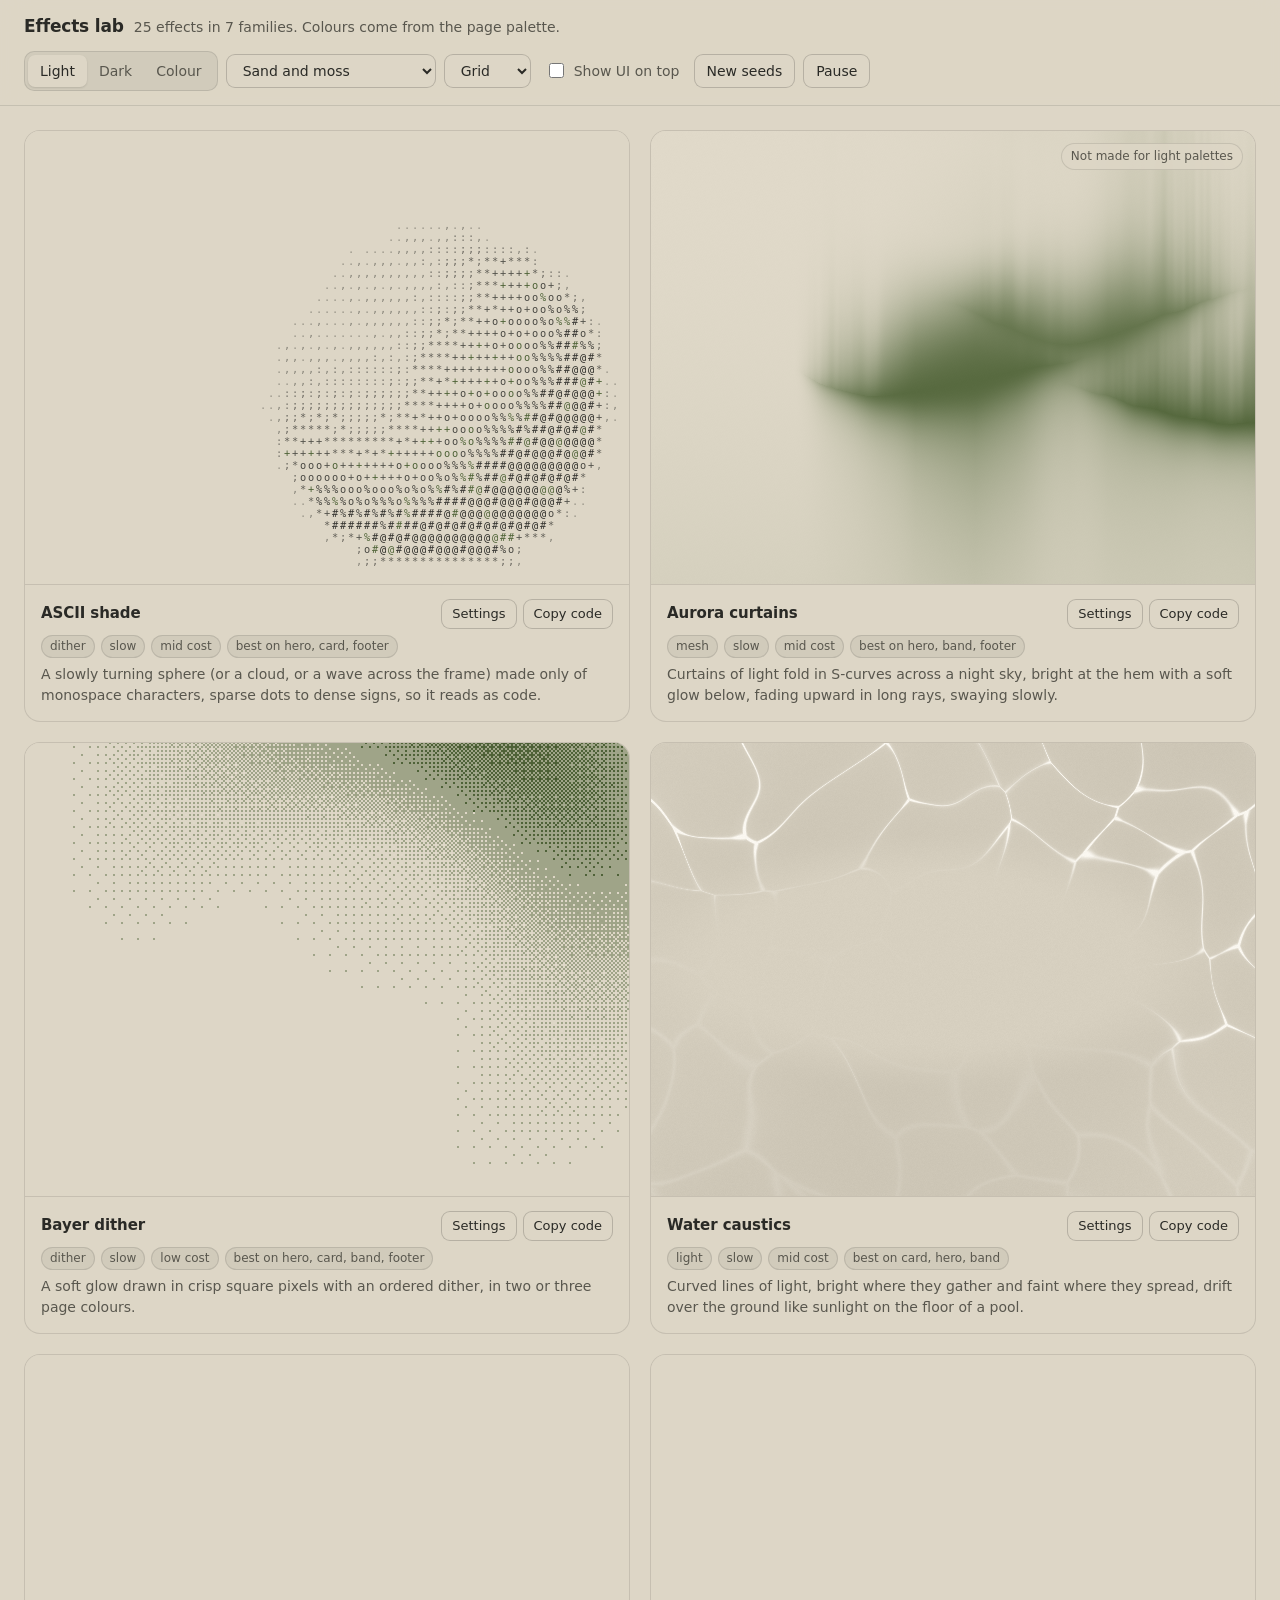
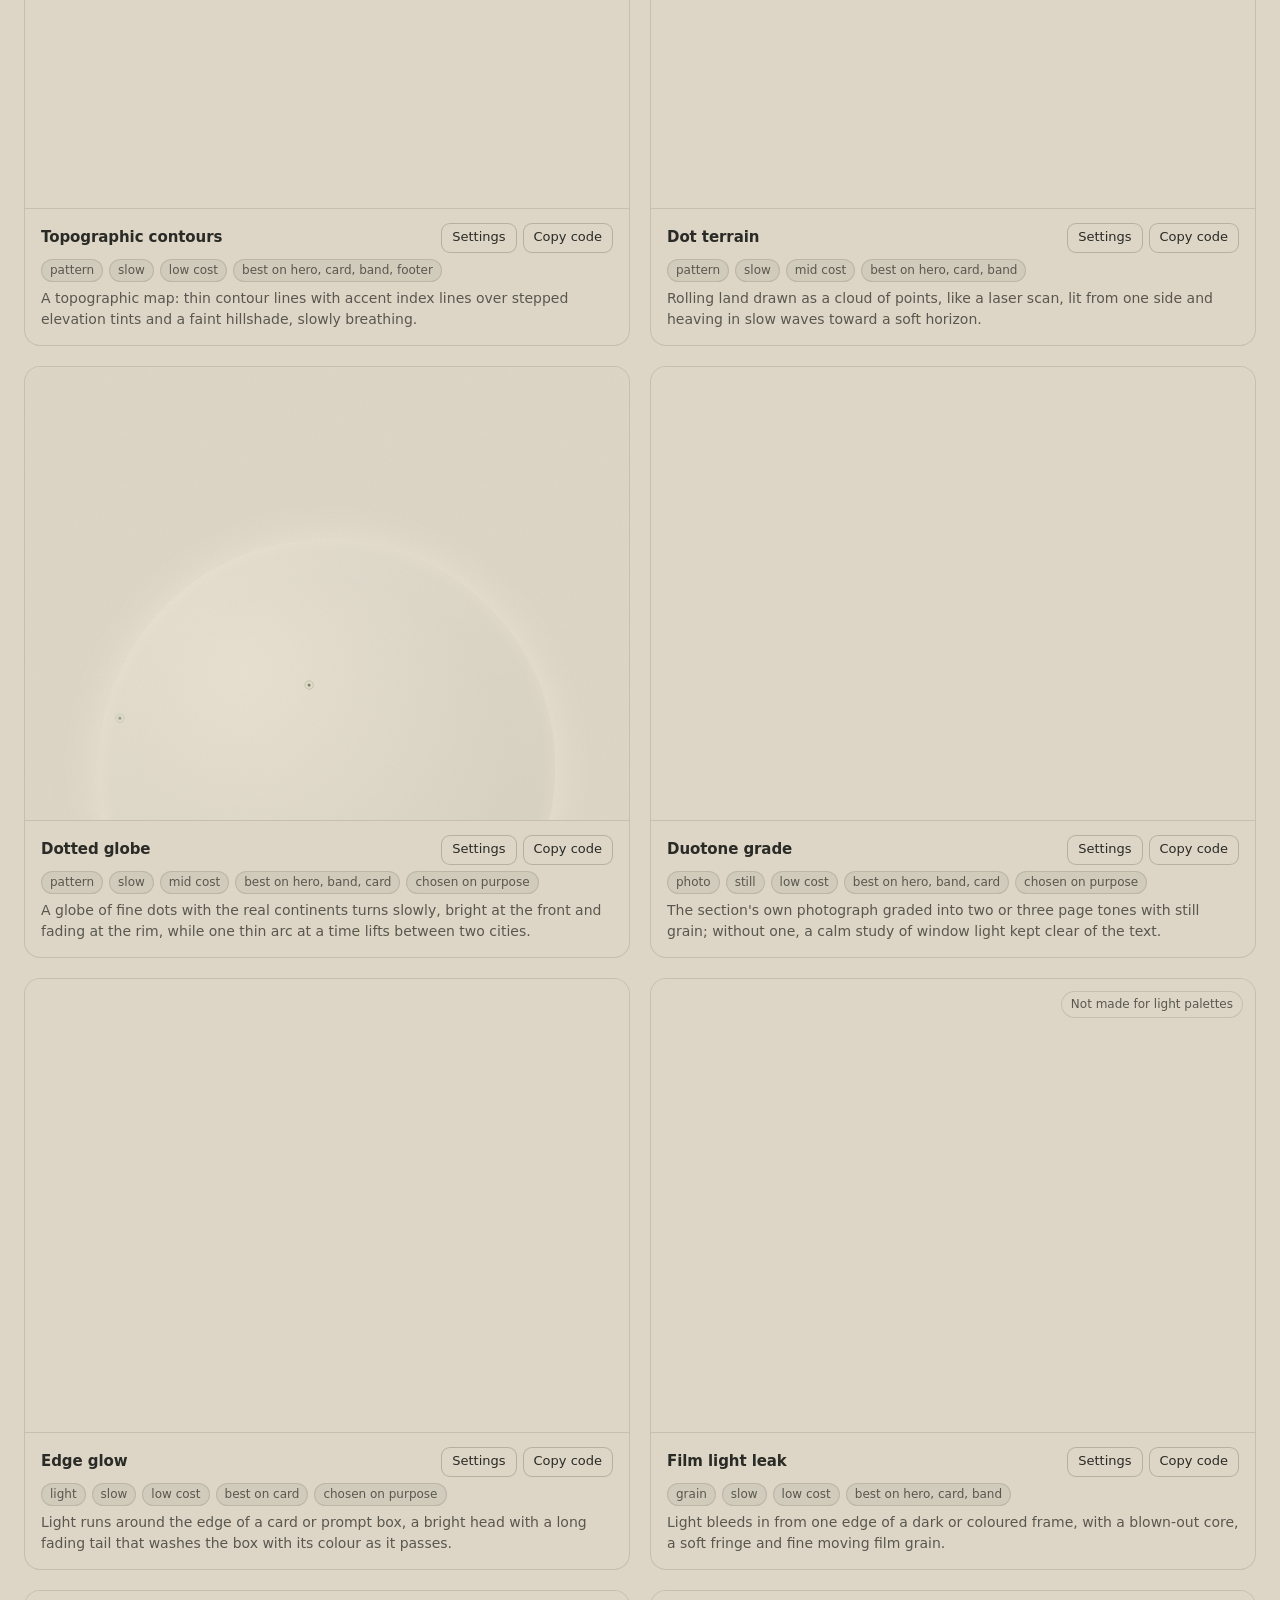
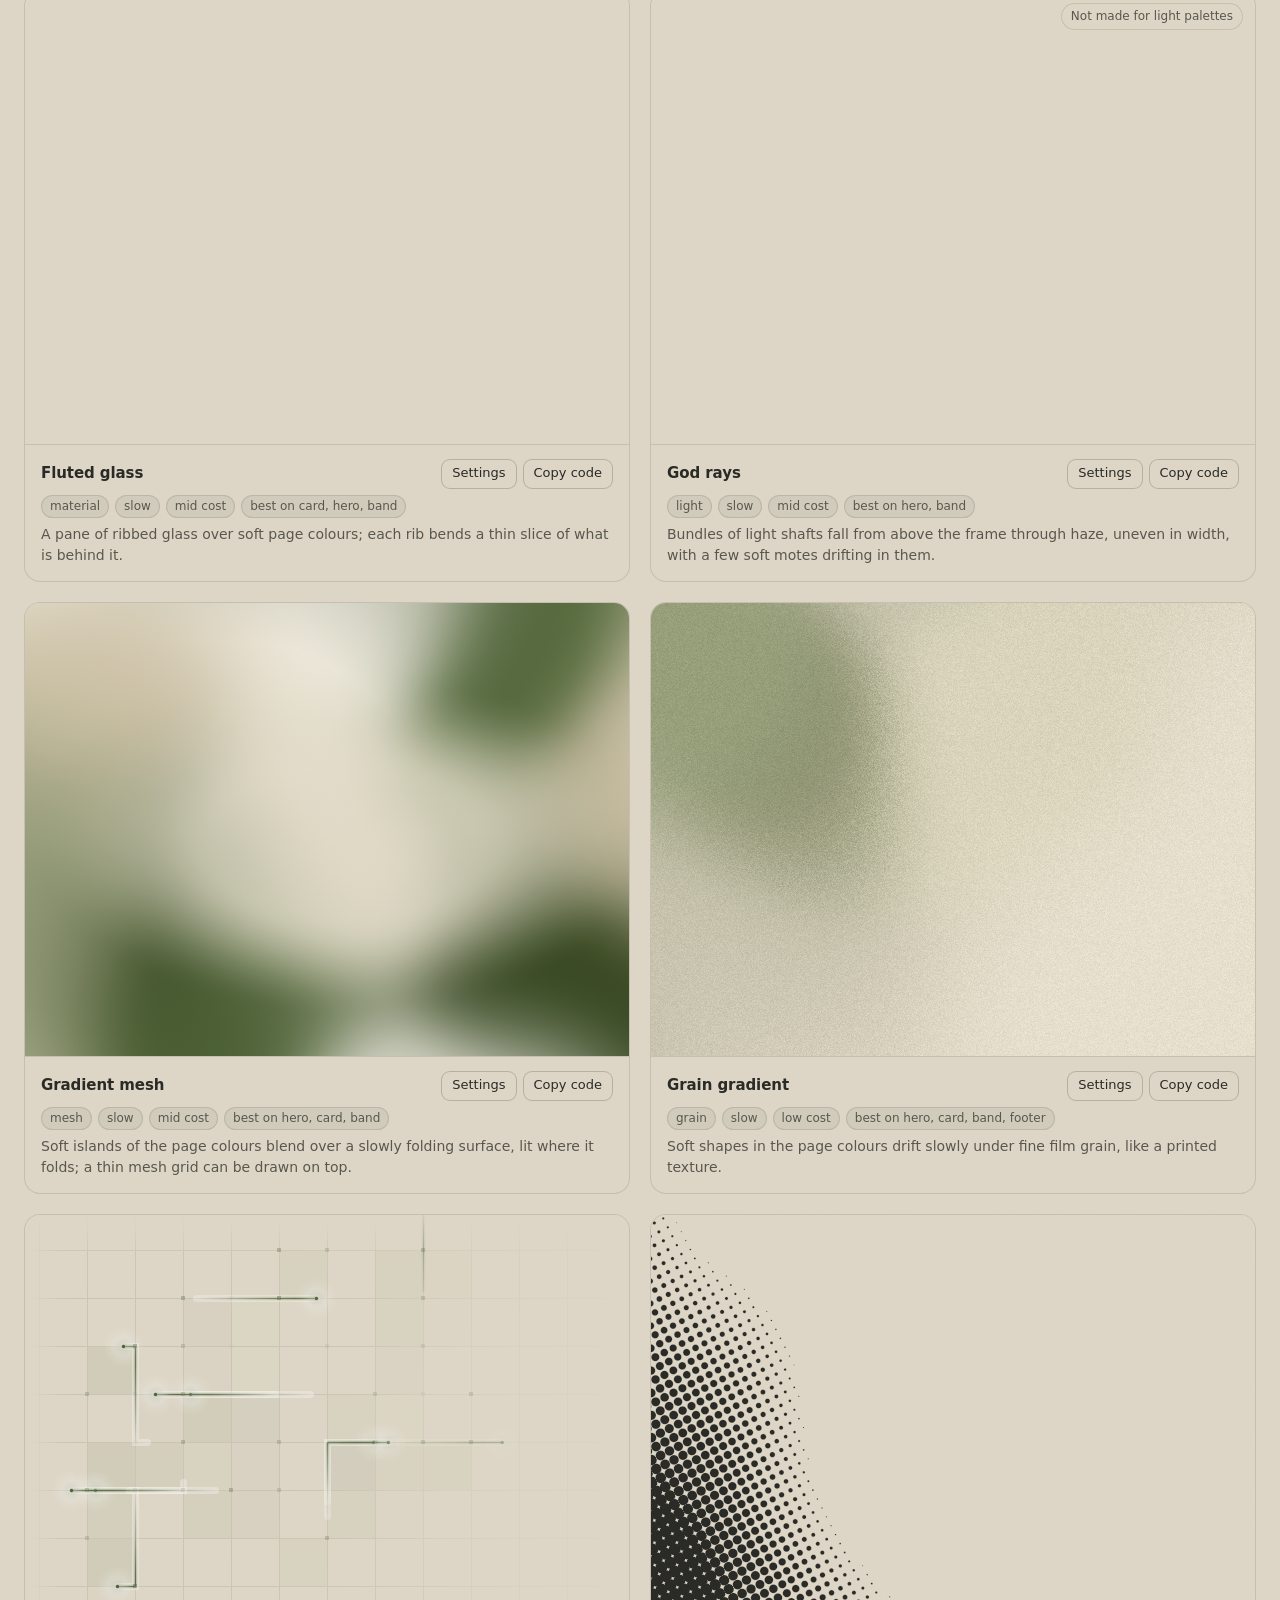
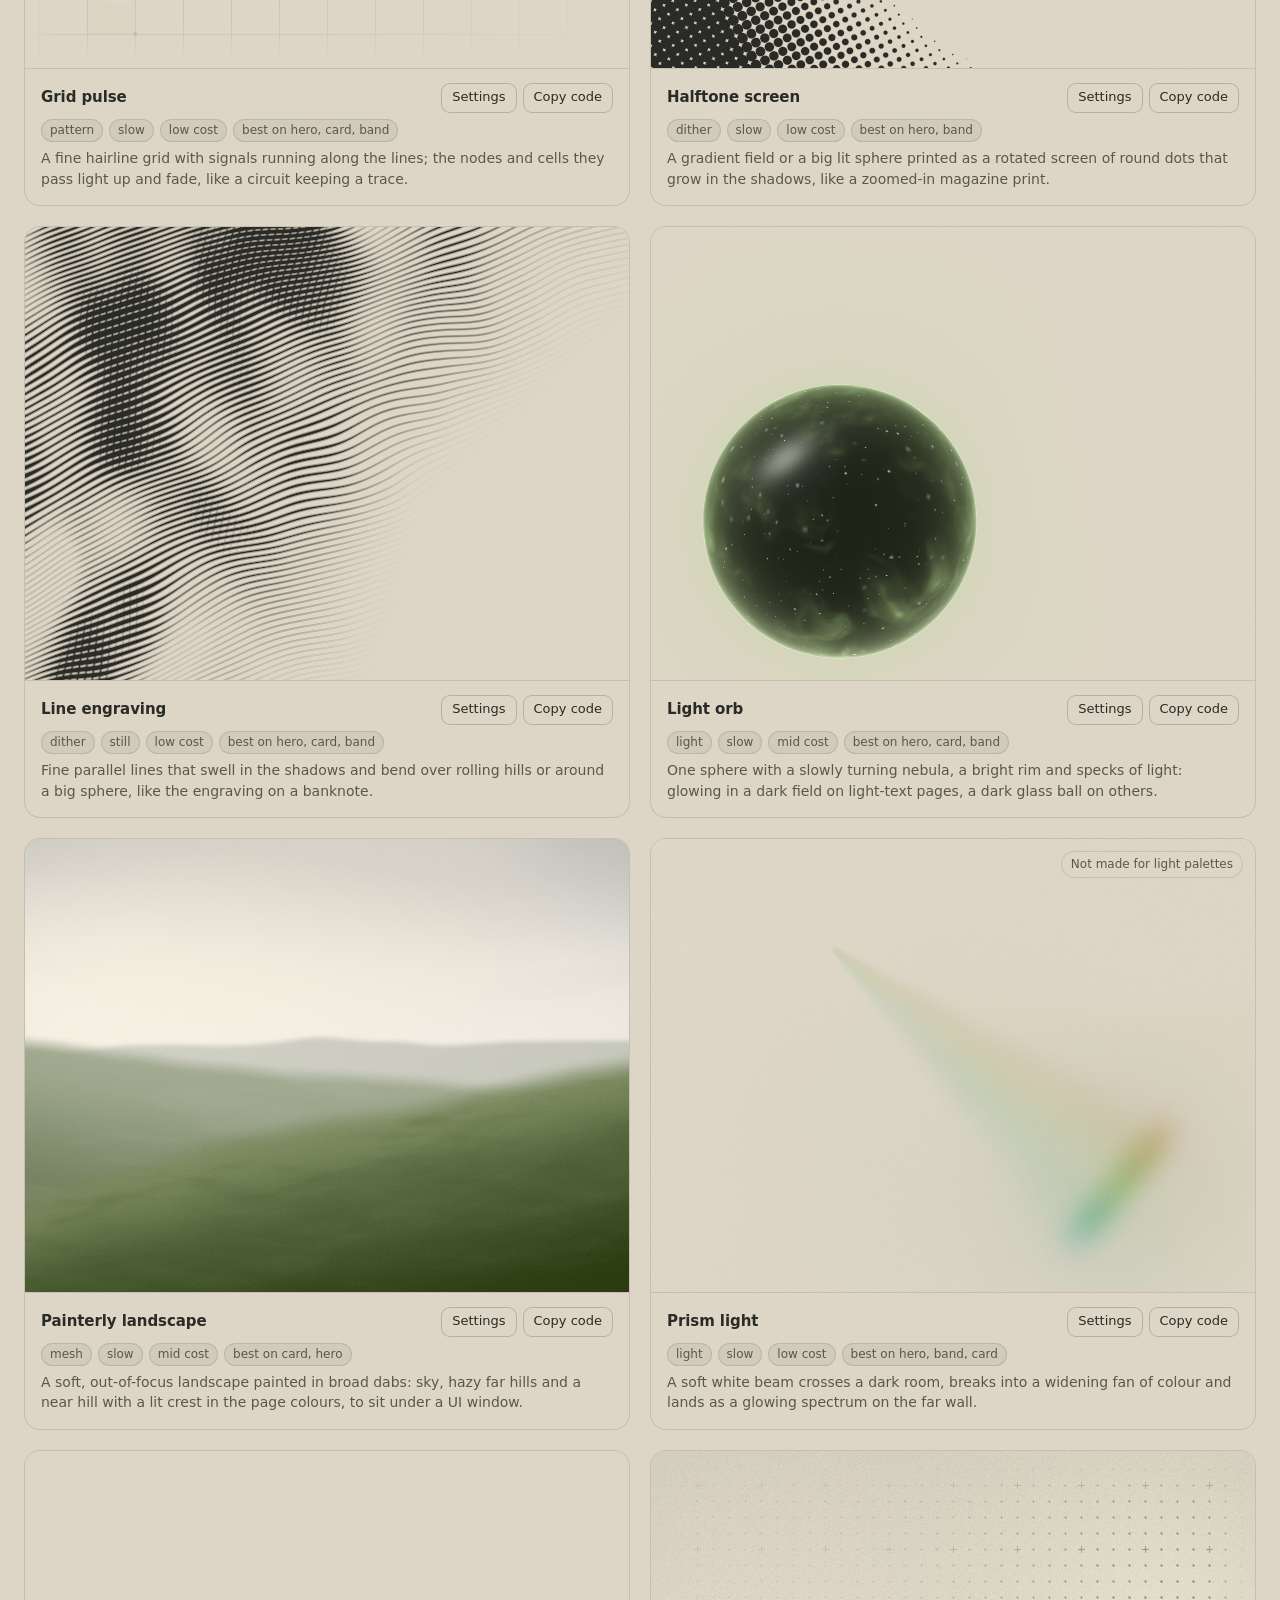
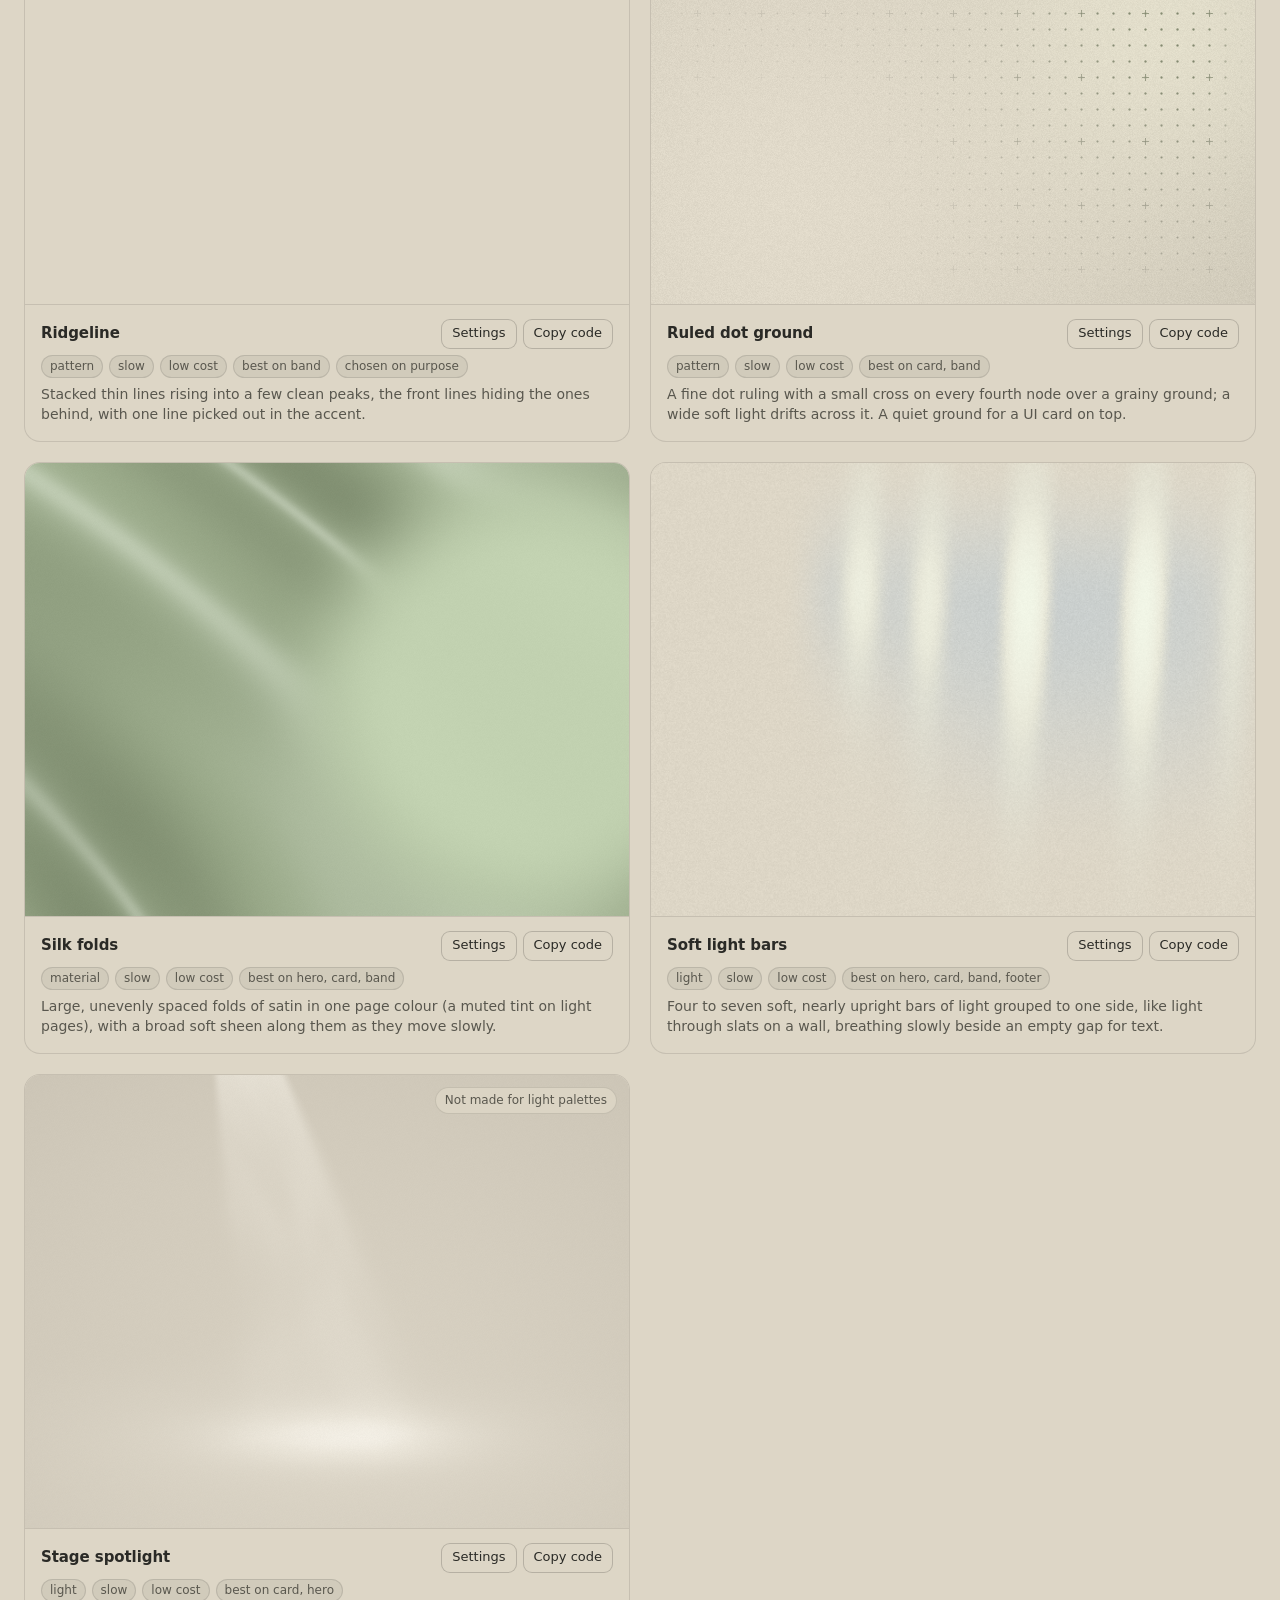
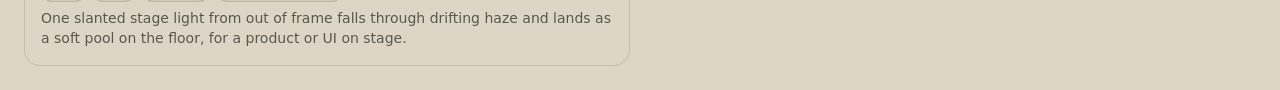
<file: assets/effects/lab.html>
<!doctype html>
<html lang="en">
<head>
<script>window.__tpGlMax = 16;   /* a gallery shows many live effects at once; a page of a site keeps the default 4 (fx.js) */</script>
<meta charset="utf-8">
<meta name="viewport" content="width=device-width, initial-scale=1">
<title>Effects lab</title>
<link rel="icon" href="data:,">
<style>
  :root {
    --bg: #ddd6c6; --surface: #d2cab8; --ink: #2a2a26; --muted: #59574e; --accent: #4f6238; --accent-ink: #ffffff;
    --line: color-mix(in oklab, var(--ink) 13%, transparent);
    --line-strong: color-mix(in oklab, var(--ink) 22%, transparent);
    --chip: color-mix(in oklab, var(--ink) 6%, var(--bg));
    --radius: 16px;
    color-scheme: light;
  }
  * { box-sizing: border-box; }
  html { -webkit-text-size-adjust: 100%; }
  body {
    margin: 0; background: var(--bg); color: var(--ink);
    font: 14px/1.45 ui-sans-serif, system-ui, -apple-system, "Segoe UI", Roboto, "Helvetica Neue", Arial, sans-serif;
    -webkit-font-smoothing: antialiased;
  }
  button, select, input { font: inherit; color: inherit; }
  .bar {
    position: sticky; top: 0; z-index: 20;
    display: flex; flex-wrap: wrap; align-items: center; justify-content: space-between; gap: 12px 20px;
    padding: 14px 24px; background: color-mix(in oklab, var(--bg) 90%, transparent);
    backdrop-filter: saturate(1.2) blur(14px); -webkit-backdrop-filter: saturate(1.2) blur(14px);
    border-bottom: 1px solid var(--line);
  }
  .title { display: flex; align-items: baseline; gap: 10px; min-width: 0; }
  .title h1 { margin: 0; font-size: 17px; font-weight: 640; letter-spacing: -0.01em; }
  .title p { margin: 0; color: var(--muted); white-space: nowrap; overflow: hidden; text-overflow: ellipsis; }
  .controls { display: flex; flex-wrap: wrap; align-items: center; gap: 8px; }
  .seg { display: inline-flex; padding: 3px; border-radius: 10px; background: var(--chip); border: 1px solid var(--line); }
  .seg button { border: 0; background: transparent; padding: 6px 12px; border-radius: 7px; cursor: pointer; color: var(--muted); }
  .seg button[aria-pressed="true"] { background: var(--bg); color: var(--ink); box-shadow: 0 1px 2px color-mix(in oklab, var(--ink) 14%, transparent); }
  .btn, select {
    height: 34px; padding: 0 12px; border-radius: 9px; border: 1px solid var(--line-strong); background: var(--bg);
    cursor: pointer; display: inline-flex; align-items: center; gap: 6px;
  }
  .btn:hover, select:hover { border-color: color-mix(in oklab, var(--ink) 35%, transparent); }
  .btn.primary { background: var(--ink); color: var(--bg); border-color: var(--ink); }
  label.check { display: inline-flex; align-items: center; gap: 7px; padding: 0 6px; cursor: pointer; color: var(--muted); }
  label.check input { accent-color: var(--accent); width: 15px; height: 15px; }
  select { max-width: 210px; }

  .grid {
    display: grid; gap: 20px; padding: 24px; max-width: 1680px; margin: 0 auto;
    grid-template-columns: repeat(auto-fit, minmax(min(100%, 400px), 1fr));
  }
  body[data-layout="wide"] .grid { grid-template-columns: 1fr; max-width: 1280px; }
  body[data-layout="hero"] .grid { grid-template-columns: 1fr; max-width: none; padding: 0; gap: 0; }
  .tile { border: 1px solid var(--line); border-radius: var(--radius); overflow: hidden; background: var(--bg); display: flex; flex-direction: column; min-width: 0; }
  body[data-layout="hero"] .tile { border-radius: 0; border-width: 0 0 1px; }
  .stage { position: relative; aspect-ratio: 4 / 3; overflow: hidden; }
  body[data-layout="wide"] .stage { aspect-ratio: 16 / 9; }
  body[data-layout="hero"] .stage { aspect-ratio: auto; height: 100vh; min-height: 560px; }
  .stage[data-unfit]::after {
    content: attr(data-unfit); position: absolute; top: 12px; right: 12px; padding: 4px 9px; border-radius: 999px;
    font-size: 12px; background: color-mix(in oklab, var(--bg) 85%, transparent); color: var(--muted); border: 1px solid var(--line);
  }

  /* sample content that sits on the effect */
  .sample { position: absolute; inset: 0; display: none; pointer-events: none; }
  body[data-ui="1"] .sample { display: block; }
  .sample-card {
    position: absolute; left: 22px; bottom: 22px; width: min(232px, calc(100% - 44px));
    display: grid; grid-template-columns: 36px 1fr; gap: 10px; align-items: center;
    padding: 12px 14px 12px 12px; border-radius: 12px; background: var(--surface); color: var(--ink);
    box-shadow: 0 1px 1px color-mix(in oklab, var(--ink) 8%, transparent), 0 10px 30px -12px rgb(0 0 0 / 0.3);
    border: 1px solid color-mix(in oklab, var(--ink) 8%, transparent);
  }
  .sample-card .ic {
    width: 36px; height: 36px; border-radius: 8px; background: var(--bg);
    background-image: radial-gradient(color-mix(in oklab, var(--ink) 55%, transparent) 1.1px, transparent 1.4px);
    background-size: 6px 6px; background-position: 3px 3px; border: 1px solid var(--line);
  }
  .sample-card b { display: block; font-size: 13px; font-weight: 600; }
  .sample-card span { display: block; font-size: 12px; color: var(--muted); font-variant-numeric: tabular-nums; }
  .sample-card .track { grid-column: 1 / -1; height: 4px; border-radius: 4px; background: color-mix(in oklab, var(--ink) 12%, transparent); position: relative; }
  .sample-card .track i { position: absolute; inset: 0 45% 0 0; border-radius: inherit; background: var(--accent); }
  .sample-head { position: absolute; left: 24px; top: 22px; right: 24px; color: var(--ink); }
  .sample-head b { display: block; font-size: clamp(18px, 2.2vw, 30px); font-weight: 640; letter-spacing: -0.02em; line-height: 1.1; max-width: 16ch; }
  .sample-head span { display: block; margin-top: 6px; color: var(--muted); max-width: 34ch; }
  body[data-layout="hero"] .sample-head { left: 48px; top: auto; bottom: 30vh; }
  body[data-layout="hero"] .sample-head b { font-size: clamp(36px, 5vw, 72px); }
  body[data-layout="hero"] .sample-card { left: 48px; bottom: 48px; }

  /* card layout: a feature card with an inset effect panel and a small UI window on it */
  .card-head { display: none; }
  body[data-layout="card"] .grid { grid-template-columns: repeat(auto-fit, minmax(min(100%, 460px), 1fr)); max-width: 1240px; gap: 16px; }
  body[data-layout="card"] .tile { padding: 22px; border: 0; background: color-mix(in oklab, var(--ink) 4.5%, var(--bg)); border-radius: 18px; }
  body[data-layout="card"] .card-head { display: block; }
  .card-head b { display: block; font-size: 15px; font-weight: 620; }
  .card-head p { margin: 4px 0 0; color: var(--muted); max-width: 52ch; }
  body[data-layout="card"] .stage { margin-top: 18px; border-radius: 12px; aspect-ratio: 16 / 10; }
  body[data-layout="card"] .info { display: none; }
  body[data-layout="card"] .sample { display: block; }
  body[data-layout="card"] .sample-head, body[data-layout="card"] .sample-card { display: none; }
  .window { display: none; }
  body[data-layout="card"] .window {
    display: block; position: absolute; left: 50%; top: 54%; transform: translate(-50%, -50%); width: 64%;
    border-radius: 10px; background: var(--surface); color: var(--ink);
    box-shadow: 0 1px 0 color-mix(in oklab, var(--ink) 6%, transparent), 0 18px 40px -16px rgb(0 0 0 / 0.35);
    border: 1px solid color-mix(in oklab, var(--ink) 10%, transparent); overflow: hidden; font-size: 12px;
  }
  .window .wbar { display: flex; align-items: center; gap: 5px; padding: 8px 10px; border-bottom: 1px solid var(--line); }
  .window .wbar i { width: 7px; height: 7px; border-radius: 50%; background: color-mix(in oklab, var(--ink) 22%, transparent); }
  .window .wbar span { margin-left: 8px; color: var(--muted); }
  .window .wbody { padding: 12px 12px 14px; display: grid; gap: 8px; }
  .window .wrow { display: flex; align-items: center; justify-content: space-between; gap: 10px; }
  .window .wrow em { font-style: normal; color: var(--muted); font-variant-numeric: tabular-nums; }
  .window .wbtn { justify-self: start; margin-top: 2px; padding: 5px 10px; border-radius: 7px; background: var(--accent); color: var(--accent-ink); font-weight: 600; }
  .info { padding: 14px 16px 16px; display: grid; gap: 4px; border-top: 1px solid var(--line); }
  body[data-layout="hero"] .info { display: none; }
  .info-top { display: flex; align-items: center; justify-content: space-between; gap: 12px; }
  .info h2 { margin: 0; font-size: 15px; font-weight: 620; letter-spacing: -0.005em; }
  .tags { display: flex; flex-wrap: wrap; gap: 6px; margin: 2px 0 2px; }
  .tags span { font-size: 12px; padding: 2px 8px; border-radius: 999px; background: var(--chip); color: var(--muted); border: 1px solid var(--line); }
  .look { margin: 0; color: var(--muted); }
  .actions { display: flex; gap: 6px; flex: none; }
  .actions .btn { height: 30px; padding: 0 10px; font-size: 13px; }

  .params { display: none; padding: 4px 16px 16px; gap: 10px 18px; grid-template-columns: repeat(auto-fill, minmax(170px, 1fr)); }
  .tile.open .params { display: grid; }
  .param { display: grid; gap: 4px; }
  .param label { display: flex; justify-content: space-between; font-size: 12px; color: var(--muted); }
  .param output { color: var(--ink); font-variant-numeric: tabular-nums; }
  .param input[type=range] { width: 100%; accent-color: var(--ink); margin: 0; }
  .params .row { grid-column: 1 / -1; display: flex; gap: 8px; align-items: center; }
  .params .row input { width: 90px; height: 30px; border-radius: 8px; border: 1px solid var(--line-strong); background: var(--bg); padding: 0 8px; }

  .empty { padding: 80px 24px; text-align: center; color: var(--muted); }
  .toast {
    position: fixed; left: 50%; bottom: 24px; transform: translate(-50%, 20px); opacity: 0; pointer-events: none;
    background: var(--ink); color: var(--bg); padding: 9px 14px; border-radius: 10px; transition: .25s ease; z-index: 30;
  }
  .toast.on { opacity: 1; transform: translate(-50%, 0); }
  @media (max-width: 640px) {
    .bar { padding: 12px 16px; }
    .grid { padding: 16px; gap: 16px; }
    .title p { display: none; }
  }
</style>
</head>
<body data-layout="grid">
<header class="bar">
  <div class="title">
    <h1>Effects lab</h1>
    <p id="count"></p>
  </div>
  <div class="controls">
    <div class="seg" role="group" aria-label="Palette type">
      <button type="button" data-kind="light">Light</button>
      <button type="button" data-kind="dark">Dark</button>
      <button type="button" data-kind="colour">Colour</button>
    </div>
    <select id="pal" aria-label="Palette"></select>
    <select id="layout" aria-label="Layout"><option value="grid">Grid</option><option value="card">Cards</option><option value="wide">Wide</option><option value="hero">Hero</option></select>
    <label class="check"><input type="checkbox" id="ui"> Show UI on top</label>
    <button type="button" class="btn" id="reseed">New seeds</button>
    <button type="button" class="btn" id="pause">Pause</button>
  </div>
</header>
<main class="grid" id="grid"></main>
<div class="toast" id="toast" role="status"></div>
<script id="palettes" type="application/json">[{"id":"white-link-blue","name":"Sheet and biro","bg":"#ffffff","surface":"#f4f4f4","ink":"#111111","muted":"#6b6b6b","accent":"#1a4be0","accentInk":"#ffffff"},{"id":"cool-white-slate","name":"Frost and slate","bg":"#f7f9fa","surface":"#ecf0f2","ink":"#1f3038","muted":"#5d6b72","accent":"#0d7480","accentInk":"#ffffff"},{"id":"rose-grey-green","name":"Rose grey, green","bg":"#ebe5e3","surface":"#e1dad7","ink":"#2b2622","muted":"#6a615d","accent":"#0f7d45","accentInk":"#ffffff"},{"id":"paper-grey-brass","name":"Newsprint and brass","bg":"#e8e8e3","surface":"#dcdcd6","ink":"#181715","muted":"#63625c","accent":"#bfb21a","accentInk":"#181715"},{"id":"stone-blueprint","name":"Stone and blueprint","bg":"#dfdedb","surface":"#d3d2ce","ink":"#26251e","muted":"#5f5d55","accent":"#2456d6","accentInk":"#ffffff"},{"id":"white-navy-tab","name":"Navy on white","bg":"#ffffff","surface":"#f4f4f2","ink":"#1f2b4d","muted":"#6a7186","accent":"#f7941d","accentInk":"#1f2b4d"},{"id":"three-stones","name":"Three stones","bg":"#eeecea","surface":"#e4e1dd","ink":"#333231","muted":"#6b6763","accent":"#5c6b54","accentInk":"#ffffff"},{"id":"putty-black-teal","name":"Putty and black","bg":"#dedad3","surface":"#d3cec6","ink":"#0a0a0a","muted":"#5c5852","accent":"#256f82","accentInk":"#ffffff"},{"id":"moss-sand","name":"Sand and moss","bg":"#ddd6c6","surface":"#d2cab8","ink":"#2a2a26","muted":"#59574e","accent":"#4f6238","accentInk":"#ffffff"},{"id":"green-mat-chocolate","name":"Bone, green, chocolate","bg":"#e5e1d8","surface":"#dad5ca","ink":"#2a1d17","muted":"#6b5b51","accent":"#456f3a","accentInk":"#ffffff"},{"id":"lunar-grey-bronze","name":"Lunar and bronze","bg":"#111111","surface":"#1c1c1c","ink":"#f2f2f2","muted":"#8f8f8f","accent":"#a08672","accentInk":"#111111"},{"id":"blue-black-cornflower","name":"Night and sky blue","bg":"#0a0d14","surface":"#131824","ink":"#e9edf3","muted":"#8891a1","accent":"#5ab9fc","accentInk":"#0a0d14"},{"id":"green-black-bone","name":"Green-black and bone","bg":"#161c1a","surface":"#1f2725","ink":"#e3e2da","muted":"#8e948d","accent":"#9fc7b8","accentInk":"#161c1a"},{"id":"black-crimson","name":"Black and crimson","bg":"#0a0a0a","surface":"#151515","ink":"#efefef","muted":"#8c8c8c","accent":"#b11226","accentInk":"#ffffff"},{"id":"forest-pale-lime","name":"Forest and lime","bg":"#0f1f10","surface":"#162a17","ink":"#ffffff","muted":"#9aa39a","accent":"#c6f19d","accentInk":"#0f1f10"},{"id":"charcoal-room-sage","name":"Charcoal and sage","bg":"#1c1c1c","surface":"#262626","ink":"#f1f1ef","muted":"#9a9b96","accent":"#8fa68e","accentInk":"#1c1c1c"},{"id":"warm-black-gold","name":"Warm black, gold","bg":"#0c0a08","surface":"#181512","ink":"#ffffff","muted":"#8f8a84","accent":"#c9a45a","accentInk":"#0c0a08"},{"id":"graphite-safety-orange","name":"Graphite and orange","bg":"#18191b","surface":"#222427","ink":"#eff0f1","muted":"#9c9ea3","accent":"#ff4a1f","accentInk":"#18191b"},{"id":"soot-pale-lime","name":"Soot and lime","bg":"#0f0f0f","surface":"#1a1a1a","ink":"#ffffff","muted":"#8f8f8f","accent":"#dafa9c","accentInk":"#0f0f0f"},{"id":"plum-black-pink","name":"Plum-black and pink","bg":"#0d060b","surface":"#1b0e17","ink":"#ffffff","muted":"#9a8f97","accent":"#ff488b","accentInk":"#0d060b"},{"id":"white-signal-red","name":"Signal red, white","bg":"#ffffff","surface":"#f2f2f2","ink":"#0a0a0a","muted":"#6b6b6b","accent":"#d92b21","accentInk":"#ffffff"},{"id":"white-mint-tiles","name":"Greys and mint","bg":"#ffffff","surface":"#f3f3f3","ink":"#232323","muted":"#6e6e6e","accent":"#a1ffcb","accentInk":"#232323"},{"id":"cool-grey-cobalt","name":"Cool grey, cobalt","bg":"#eef0f3","surface":"#e2e5ea","ink":"#0b0c0e","muted":"#5d6470","accent":"#1f2de6","accentInk":"#ffffff"},{"id":"offwhite-bottle-yellow","name":"Bottle ink, yellow","bg":"#f7f7f7","surface":"#ebebeb","ink":"#0d2a1c","muted":"#5f6b64","accent":"#f6e016","accentInk":"#0d2a1c"},{"id":"teal-on-paper","name":"Teal on paper","bg":"#f7f9f8","surface":"#ebf0ee","ink":"#06525c","muted":"#2f737d","accent":"#06525c","accentInk":"#f7f9f8"},{"id":"navy-pink","name":"Navy and pink","bg":"#1a2039","surface":"#212846","ink":"#f9a3c0","muted":"#b9879c","accent":"#f9a3c0","accentInk":"#1a2039"},{"id":"blush-aubergine","name":"Blush and aubergine","bg":"#edccbe","surface":"#e8c2b2","ink":"#351a2b","muted":"#6c4857","accent":"#351a2b","accentInk":"#edccbe"},{"id":"cobalt-on-sand","name":"Cobalt on sand","bg":"#e6dbc7","surface":"#ddd0b9","ink":"#062b8a","muted":"#3a5aa8","accent":"#062b8a","accentInk":"#e6dbc7"},{"id":"oxblood-grey","name":"Oxblood and grey","bg":"#e2e2e2","surface":"#d6d6d6","ink":"#7d0c14","muted":"#7a4a4e","accent":"#7d0c14","accentInk":"#e2e2e2"},{"id":"olive-on-bone","name":"Olive on bone","bg":"#ecebe7","surface":"#e1dfd9","ink":"#38450f","muted":"#5d683a","accent":"#38450f","accentInk":"#ecebe7"},{"id":"burgundy-bubblegum","name":"Burgundy and bubblegum","bg":"#3d0012","surface":"#4d0519","ink":"#ff99d3","muted":"#c77aa0","accent":"#ff99d3","accentInk":"#3d0012"},{"id":"bottle-green-gold","name":"Bottle green, gold","bg":"#133621","surface":"#1a4429","ink":"#f4d96c","muted":"#b3a55e","accent":"#f4d96c","accentInk":"#133621"},{"id":"cobalt-field","name":"Cobalt field","bg":"#0034eb","surface":"#002fd6","ink":"#ffffff","muted":"#dfe4f2","accent":"#e9e34a","accentInk":"#111111"},{"id":"mustard-field","name":"Mustard and black","bg":"#e1ac10","surface":"#cd9d0f","ink":"#0b0b0b","muted":"#4d3d0a","accent":"#24338f","accentInk":"#ffffff"},{"id":"carmine-field","name":"Carmine field","bg":"#9c1220","surface":"#8a101c","ink":"#ffffff","muted":"#f0b9bd","accent":"#ffd9dc","accentInk":"#9c1220"},{"id":"pink-field-lime","name":"Bubblegum and lime","bg":"#ff87ab","surface":"#ff739d","ink":"#0a0a0a","muted":"#6b1f3a","accent":"#def915","accentInk":"#0a0a0a"},{"id":"sky-field-navy","name":"Sky and navy","bg":"#6bb4ee","surface":"#7dbdf0","ink":"#0e1822","muted":"#1b3d5c","accent":"#ff5a1f","accentInk":"#0e1822"},{"id":"orange-field-black","name":"Orange and black","bg":"#ff7a1f","surface":"#ff8633","ink":"#050f16","muted":"#5a2306","accent":"#050f16","accentInk":"#ff7a1f"},{"id":"tobacco-olive","name":"Tobacco and olive","bg":"#472913","surface":"#55321a","ink":"#e4e0cf","muted":"#b39f84","accent":"#525e1b","accentInk":"#e4e0cf"},{"id":"poster-chapters","name":"Poster chapters","bg":"#e6e0d2","surface":"#dcd5c5","ink":"#1a1a1a","muted":"#5f5b52","accent":"#18bc42","accentInk":"#1a1a1a"},{"id":"blue-red-black","name":"Blue, red, black","bg":"#ffffff","surface":"#f3f3f3","ink":"#0a0a0a","muted":"#6b6b6b","accent":"#1f30e0","accentInk":"#ffffff"},{"id":"charcoal-primaries","name":"Charcoal and primaries","bg":"#191919","surface":"#242424","ink":"#ffffff","muted":"#9a9a9a","accent":"#0c7866","accentInk":"#ffffff"},{"id":"ultramarine-yellow","name":"Ultramarine and yellow","bg":"#1423b8","surface":"#1220a6","ink":"#ffffff","muted":"#e4e2d6","accent":"#1fc27a","accentInk":"#0a0a0a"},{"id":"candy-chapters","name":"Candy chapters","bg":"#ffd249","surface":"#f5c63c","ink":"#0a0a0a","muted":"#5e4a0a","accent":"#f53fd6","accentInk":"#0a0a0a"},{"id":"orange-sky-lime","name":"Orange, sky, lime","bg":"#ff8126","surface":"#ff8d3a","ink":"#111111","muted":"#5c2a05","accent":"#de194b","accentInk":"#ffffff"},{"id":"post-red-mustard","name":"Post red, mustard","bg":"#e2dccf","surface":"#d7d0c1","ink":"#2a1110","muted":"#6b524c","accent":"#4a6f84","accentInk":"#ffffff"},{"id":"mint-orange-grey","name":"Grey, mint, orange","bg":"#ffffff","surface":"#f5f5f5","ink":"#000000","muted":"#666666","accent":"#a7ff9c","accentInk":"#000000"},{"id":"report-blocks","name":"Report blocks","bg":"#ffffff","surface":"#f6f6f6","ink":"#000000","muted":"#5f5f5f","accent":"#fe7141","accentInk":"#000000"},{"id":"card-pastels","name":"Card pastels","bg":"#f7f7f5","surface":"#ebebe8","ink":"#000000","muted":"#666662","accent":"#d0106f","accentInk":"#ffffff"},{"id":"mint-pink-accounts","name":"Mint and pink","bg":"#f8f8f8","surface":"#eeeeee","ink":"#0a0a0a","muted":"#6a6a6a","accent":"#1f6b3a","accentInk":"#ffffff"},{"id":"swap-pastels","name":"Swapping pastels","bg":"#c3d7e5","surface":"#d0e0eb","ink":"#141414","muted":"#4a5068","accent":"#0f5257","accentInk":"#ffffff"},{"id":"blush-sage-slate","name":"Blush, sage, slate","bg":"#a6b3bc","surface":"#b2bdc5","ink":"#1c1c1c","muted":"#38424a","accent":"#2c3620","accentInk":"#e3e2da"},{"id":"candy-on-black","name":"Candy on black","bg":"#000000","surface":"#0d0d0d","ink":"#ffffff","muted":"#999999","accent":"#93f1f7","accentInk":"#000000"},{"id":"sky-sand","name":"Sky and sand","bg":"#cbe4f2","surface":"#bcdcee","ink":"#0a0a0a","muted":"#44606e","accent":"#b0298f","accentInk":"#ffffff"},{"id":"studio-grey","name":"Studio grey","bg":"#a8a8aa","surface":"#b4b4b6","ink":"#0e0e0e","muted":"#3a3a3c","accent":"#1f5c49","accentInk":"#ffffff"},{"id":"walnut-tan","name":"Walnut and tan","bg":"#2b2216","surface":"#382d1e","ink":"#e4e2da","muted":"#a39a8b","accent":"#bda38b","accentInk":"#2b2216"}]</script>
<script id="presets" type="application/json">{"light":"moss-sand","dark":"blue-black-cornflower","colour":"cobalt-field"}</script>
<script type="module">
  import fx from './fx.js';

  const q = new URLSearchParams(location.search);
  const PALETTES = JSON.parse(document.getElementById('palettes').textContent);
  const PRESETS = JSON.parse(document.getElementById('presets').textContent);
  const byId = Object.fromEntries(PALETTES.map(p => [p.id, p]));
  const $ = s => document.querySelector(s);
  const grid = $('#grid');

  if (q.has('fallback')) fx.config.forceFallback = true;
  if (q.has('webgl1')) fx.config.forceWebGL1 = true;
  if (q.has('time')) fx.setClock(+q.get('time'));
  document.body.dataset.layout = ['wide', 'hero', 'card'].includes(q.get('layout')) ? q.get('layout') : 'grid';
  $('#layout').value = document.body.dataset.layout;
  $('#layout').addEventListener('change', e => { document.body.dataset.layout = e.target.value; syncUrl(); });
  document.body.dataset.ui = q.get('ui') === '1' ? '1' : '0';
  $('#ui').checked = document.body.dataset.ui === '1';

  let palette = pickPalette(q.get('palette') || 'light');
  let paused = false;
  const tiles = [];

  function pickPalette(key) {
    const id = PRESETS[key] || key;
    return byId[id] || byId[PRESETS.light] || PALETTES[0];
  }
  function applyPalette(p) {
    const r = document.documentElement.style;
    r.setProperty('--bg', p.bg); r.setProperty('--surface', p.surface); r.setProperty('--ink', p.ink);
    r.setProperty('--muted', p.muted); r.setProperty('--accent', p.accent); r.setProperty('--accent-ink', p.accentInk);
    document.documentElement.style.colorScheme = fx.paletteKind(p) === 'light' ? 'light' : 'dark';
    const kind = fx.paletteKind(p);
    for (const b of document.querySelectorAll('.seg button')) b.setAttribute('aria-pressed', String(PRESETS[b.dataset.kind] === p.id));
    $('#pal').value = p.id;
    for (const t of tiles) {
      const fits = t.meta.palettes.includes(kind);
      if (fits) t.stage.removeAttribute('data-unfit'); else t.stage.setAttribute('data-unfit', `Not made for ${kind} palettes`);
      t.ctrl?.setPalette(fx.normalizePalette(p));
    }
  }
  function toast(msg) {
    const el = $('#toast'); el.textContent = msg; el.classList.add('on');
    clearTimeout(toast.t); toast.t = setTimeout(() => el.classList.remove('on'), 1600);
  }
  const fmt = (v, d) => (d.step && d.step >= 1 ? String(Math.round(v)) : (+v).toFixed(2));

  function snippet(t) {
    const p = t.ctrl.params, d = t.meta.params || {};
    const changed = Object.fromEntries(Object.entries(p).filter(([k, v]) => d[k] && v !== d[k].default));
    const attrs = [`data-fx="${t.meta.id}"`, `data-fx-seed="${t.ctrl.seed}"`];
    if (Object.keys(changed).length) attrs.push(`data-fx-params='${JSON.stringify(changed)}'`);
    return `<div ${attrs.join(' ')}></div>`;
  }

  function buildTile(meta, i) {
    const tile = document.createElement('article');
    tile.className = 'tile';
    tile.dataset.id = meta.id;
    tile.innerHTML = `
      <div class="card-head"><b></b><p></p></div>
      <div class="stage">
        <div class="sample" aria-hidden="true">
          <div class="window"><div class="wbar"><i></i><i></i><i></i><span>Settings</span></div>
            <div class="wbody"><div class="wrow"><span>Grain</span><em>0.60</em></div><div class="wrow"><span>Speed</span><em>0.50</em></div><span class="wbtn">Apply</span></div></div>
          <div class="sample-head"><b>A headline sits here</b><span>Secondary text, to check contrast on the effect.</span></div>
          <div class="sample-card"><div class="ic"></div><div><b></b><span></span></div><div class="track"><i></i></div></div>
        </div>
      </div>
      <div class="info">
        <div class="info-top">
          <h2></h2>
          <div class="actions">
            <button type="button" class="btn" data-act="params" aria-expanded="false">Settings</button>
            <button type="button" class="btn" data-act="copy">Copy code</button>
          </div>
        </div>
        <div class="tags"></div>
        <p class="look"></p>
      </div>
      <div class="params"></div>`;
    tile.querySelector('h2').textContent = meta.name;
    tile.querySelector('.card-head b').textContent = meta.name;
    tile.querySelector('.card-head p').textContent = meta.look;
    tile.querySelector('.window .wbar span').textContent = meta.name;
    const wk = Object.keys(meta.params || {}).slice(0, 2);
    tile.querySelectorAll('.window .wrow').forEach((row, n) => {
      const k = wk[n];
      if (!k) { row.remove(); return; }
      row.querySelector('span').textContent = k[0].toUpperCase() + k.slice(1);
      row.querySelector('em').textContent = fmt(meta.params[k].default, meta.params[k]);
    });
    tile.querySelector('.look').textContent = meta.look;
    tile.querySelector('.sample-card b').textContent = meta.name;
    const keys = Object.keys(meta.params || {}).slice(0, 2);
    tile.querySelector('.sample-card span').textContent = keys.map(k => `${k} ${fmt(meta.params[k].default, meta.params[k])}`).join(' · ');
    const tags = [meta.family, meta.motion, `${meta.cost} cost`, `best on ${meta.bestOn.join(', ')}`, ...(meta.random === false ? ['chosen on purpose'] : [])];
    tile.querySelector('.tags').append(...tags.map(s => Object.assign(document.createElement('span'), { textContent: s })));
    const stage = tile.querySelector('.stage');
    const seed = q.has('seed') ? (+q.get('seed') + i * 101) : 1000 + i * 37;
    const t = { meta, tile, stage, seed, ctrl: null };
    tile.querySelector('[data-act="copy"]').addEventListener('click', async () => {
      if (!t.ctrl) return;
      try { await navigator.clipboard.writeText(snippet(t)); toast('Code copied'); }
      catch (_) { prompt('Copy this code', snippet(t)); }
    });
    tile.querySelector('[data-act="params"]').addEventListener('click', e => {
      const open = tile.classList.toggle('open');
      e.currentTarget.setAttribute('aria-expanded', String(open));
    });
    buildParams(t);
    return t;
  }

  function buildParams(t) {
    const box = t.tile.querySelector('.params');
    box.innerHTML = '';
    for (const [k, d] of Object.entries(t.meta.params || {})) {
      const id = `${t.meta.id}-${k}`;
      const row = document.createElement('div');
      row.className = 'param';
      row.innerHTML = `<label for="${id}"><span>${k}</span><output></output></label><input type="range" id="${id}">`;
      const inp = row.querySelector('input'), out = row.querySelector('output');
      inp.min = d.min; inp.max = d.max; inp.step = d.step || (d.max - d.min) / 100; inp.value = d.default;
      out.textContent = fmt(d.default, d);
      inp.addEventListener('input', () => { out.textContent = fmt(+inp.value, d); t.ctrl?.set({ [k]: +inp.value }); });
      box.append(row);
    }
    const row = document.createElement('div');
    row.className = 'row';
    row.innerHTML = `<span>Seed</span><input type="number" min="0" max="9999" step="1"><button type="button" class="btn">Reset</button>`;
    const seedIn = row.querySelector('input');
    seedIn.value = t.seed;
    seedIn.addEventListener('change', () => { t.seed = +seedIn.value || 0; remount(t); });
    row.querySelector('button').addEventListener('click', () => { buildParams(t); remount(t); });
    box.append(row);
  }

  async function remount(t, params) {
    t.ctrl = await fx.mount(t.stage, t.meta.id, { palette: fx.normalizePalette(palette), params: params || currentParams(t), seed: t.seed });
    if (paused) t.ctrl.pause();
    t.tile.querySelector('.params .row input').value = t.seed;
    // the seed may place the calm area and focal point (fx.compose): show the values in use
    for (const [k, d] of Object.entries(t.meta.params || {})) {
      const inp = t.tile.querySelector(`#${t.meta.id}-${k}`);
      if (inp && t.ctrl.params[k] != null) { inp.value = t.ctrl.params[k]; inp.previousElementSibling.querySelector('output').textContent = fmt(t.ctrl.params[k], d); }
    }
  }
  function currentParams(t) {
    const out = {};
    for (const inp of t.tile.querySelectorAll('.param input')) out[inp.id.slice(t.meta.id.length + 1)] = +inp.value;
    return out;
  }

  // controls
  for (const b of document.querySelectorAll('.seg button')) {
    b.addEventListener('click', () => { palette = pickPalette(b.dataset.kind); applyPalette(palette); syncUrl(); });
  }
  const sel = $('#pal');
  const groups = { light: [], dark: [], colour: [] };
  for (const p of PALETTES) groups[fx.paletteKind(p)].push(p);
  for (const [k, list] of Object.entries(groups)) {
    const og = document.createElement('optgroup');
    og.label = k[0].toUpperCase() + k.slice(1);
    for (const p of list) og.append(new Option(p.name, p.id));
    sel.append(og);
  }
  sel.addEventListener('change', () => { palette = pickPalette(sel.value); applyPalette(palette); syncUrl(); });
  $('#ui').addEventListener('change', e => {
    document.body.dataset.ui = e.target.checked ? '1' : '0';
    syncUrl();
    // a page puts the calm area where its text is; with the sample text on, do the same
    const calm = textCalm();
    for (const t of tiles) remount(t, calm ? { ...currentParams(t), ...calm } : {});
  });
  $('#layout').addEventListener('change', () => {
    const calm = textCalm();
    if (calm) for (const t of tiles) remount(t, { ...currentParams(t), ...calm });
  });
  // where the sample headline sits (0..1 of the frame), or null when no text is on the effect
  function textCalm() {
    const layout = document.body.dataset.layout;
    if (document.body.dataset.ui !== '1' || layout === 'card') return null;
    return layout === 'hero' ? { calmX: 0.2, calmY: 0.62 } : { calmX: 0.2, calmY: 0.18 };
  }
  $('#reseed').addEventListener('click', () => {
    for (const t of tiles) { t.seed = Math.floor(Math.random() * 10000); remount(t); }
  });
  $('#pause').addEventListener('click', e => {
    paused = !paused;
    e.currentTarget.textContent = paused ? 'Play' : 'Pause';
    for (const t of tiles) paused ? t.ctrl?.pause() : t.ctrl?.resume();
  });
  function syncUrl() {
    const u = new URL(location.href);
    u.searchParams.set('palette', palette.id);
    if (document.body.dataset.ui === '1') u.searchParams.set('ui', '1'); else u.searchParams.delete('ui');
    if (document.body.dataset.layout !== 'grid') u.searchParams.set('layout', document.body.dataset.layout); else u.searchParams.delete('layout');
    history.replaceState(null, '', u);
  }

  // load
  let index;
  try { index = await fetch('./index.json', { cache: 'no-store' }).then(r => { if (!r.ok) throw new Error(r.status); return r.json(); }); }
  catch (err) { grid.innerHTML = '<p class="empty">index.json did not load. Run: node scripts/effects.mjs index, and serve this folder over http.</p>'; throw err; }
  let list = index.effects || [];
  const only = (q.get('only') || '').split(',').map(s => s.trim()).filter(Boolean);
  if (only.length) list = only.map(id => list.find(e => e.id === id)).filter(Boolean);
  if (q.get('family')) list = list.filter(e => e.family === q.get('family'));
  const kinds = new Set(list.map(e => e.family));
  $('#count').textContent = `${list.length} effect${list.length === 1 ? '' : 's'} in ${kinds.size} famil${kinds.size === 1 ? 'y' : 'ies'}. Colours come from the page palette.`;
  if (!list.length) grid.innerHTML = '<p class="empty">No effects match.</p>';
  list.forEach((meta, i) => { const t = buildTile(meta, i); tiles.push(t); grid.append(t.tile); });
  applyPalette(palette);
  await Promise.all(tiles.map(t => remount(t, { ...(textCalm() || {}) })));
  document.documentElement.dataset.ready = '1';
</script>
</body>
</html>
</file>
<file: assets/system.css>
/*
  taste-skill system.css - the one system for the page. Link it first, then assets/ui/cards.css (the
  feature card, its panel and the fragment placements), then set the palette (--p-*), the fonts and
  the radius set on :root in the page (node scripts/start.mjs prints that block).
  Do not add a second grid, spacing scale, type scale, radius scale, button or card style.
*/

/* ---------------------------------------------------------------- tokens */
:root {
  /* palette (hex only; fx.js reads --bg --surface --ink --muted --accent --accent-ink) */
  --p-bg: #ffffff;
  --p-surface: #f4f4f4;
  --p-ink: #111111;
  --p-muted: #6b6b6b;
  --p-accent: #1a4be0;
  --p-accent-ink: #ffffff;
  --p-action: #1a4be0;      /* buttons, links, focus: the accent, or the ink when the accent is too pale */
  --p-action-ink: #ffffff;
  --p-inv-bg: #111111;
  --p-inv-surface: #1c1c1c;
  --p-inv-ink: #f4f4f4;
  --p-inv-muted: #a3a3a3;
  --p-inv-accent: #ffffff;
  --p-inv-accent-ink: #111111;
  --p-inv-action: #ffffff;
  --p-inv-action-ink: #111111;
  /* the lit ground behind UI and in the closing band (references/cards.md), one per page, tech pages only
     (none on kind other, which is flat): <html data-ground="sand|sky|sage|painting">. system.js gives it to every ground
     that holds UI, on light and dark pages alike; --hue on one panel changes only its accent */
  --ground-bg: #d9ccb7; --ground-surface: #e9e0d2; --ground-ink: #2a2622; --ground-muted: #5a534a; --ground-accent: #a8794a;

  /* fonts */
  --font-display: system-ui, -apple-system, "Segoe UI", sans-serif;
  --font-text: system-ui, -apple-system, "Segoe UI", sans-serif;
  --font-mono: ui-monospace, "SFMono-Regular", Menlo, Consolas, monospace;
  --display-weight: 400;    /* headlines 400; 500 on a tech page (software, gaming, hardware) */
  --display-tracking: -0.025em;

  /* the page rhythm (references/layout-v4.md): one section per screen. The header is fixed and
     --nav tall; every section is padded --padt above and --padb (plus the phone action bar, --bar)
     below, and is exactly one or two screens tall (--h: 1 or 2; --hm on a phone). The hero's words
     start --hgap under the header and its content ends --hpadb above the fold. */
  --nav: 72px;
  --padt: 120px;
  --padb: 72px;
  --hgap: 48px;
  --hpadb: 64px;
  --bar: 0px;
  /* grid: one .wrap (alias .container) for the header, every section and the footer, the same
     --gut on both sides: 1280 wide at x 80-1360 at 1440, 342 at x 24-366 at 390 */
  --container: 1280px;
  --gut: 80px;
  --pad: var(--gut);
  --gutter: 24px;

  /* spacing: 4/8 scale */
  --s-1: 4px;  --s-2: 8px;  --s-3: 12px; --s-4: 16px; --s-5: 24px;
  --s-6: 32px; --s-7: 48px; --s-8: 64px; --s-9: 96px; --s-10: 128px;
  --section: 40px;      /* only a .section outside main (the kit's demo pages); every main > section and
                           footer.closing take --padt and --padb */
  --section-band: 56px; /* the same for an older footer outside footer.closing */
  --head-gap: 48px;     /* the one heading-to-content gap, 32 on a phone (layout.css reads it as --ly-head-gap) */
  --card-pad: 16px;     /* card padding (cards.css sets its own for cards with a panel) */
  --card-gap: 16px;     /* gap between cards */

  /* type scale (the only sizes on the page) */
  --t-label: 13px;
  --t-small: 14px;
  --t-body: 16px;
  --t-lead: 18px;
  --t-card: 18px;
  --t-h3: 24px;
  /* straight lines from the phone size at 390 to the desktop size at 1440 (system.md's table) */
  --t-h2: clamp(30px, 1.72vw + 23.3px, 48px);
  --t-h1: clamp(38px, 3.24vw + 25.4px, 72px);
  /* a big number stays a step under the h2 (VI-11): 38 at 1440, 28 at 390, so it never reads as a
     section heading; a stats row and a price set their own, smaller still */
  --t-stat: clamp(28px, .952vw + 24.29px, 38px);

  /* radius: one scale (soft by default; data-radius on <html> switches it) */
  --r-sm: 8px;  --r-md: 12px; --r-lg: 20px; --r-btn: 8px;

  /* controls (fixed here; a page never adds its own) */
  --btn-h: 44px;
  --btn-h-sm: 36px;
  --nav-h: var(--nav);  /* the older name, kept for the kit's files */
  --icon: 16px;         /* small icons: socials, menu chevrons, mono brand marks */

  /* motion: the one UI ease-out (motion.css --m-ease and ui/base.css --u-ease read it; references/motion.md) */
  --ease: cubic-bezier(.2, .8, .2, 1);
  --dur: 180ms;
}
html[data-radius="sharp"] { --r-sm: 4px; --r-md: 6px;  --r-lg: 8px;  --r-btn: 4px; }
html[data-radius="soft"]  { --r-sm: 8px; --r-md: 12px; --r-lg: 20px; --r-btn: 8px; }
html[data-radius="round"] { --r-sm: 10px; --r-md: 16px; --r-lg: 24px; --r-btn: 999px; }
/* the four lit grounds (references/cards.md); sand is the default above. painting goes with
   painterly-landscape (x.ai's daylight sky over olive hills) */
html[data-ground="sky"]      { --ground-bg: #c6d3df; --ground-surface: #d6e0e9; --ground-ink: #25303a; --ground-muted: #4d5964; --ground-accent: #3f6a92; }
html[data-ground="sage"]     { --ground-bg: #cdd6c6; --ground-surface: #dce3d6; --ground-ink: #262d24; --ground-muted: #535b51; --ground-accent: #6c8e63; }
html[data-ground="painting"] { --ground-bg: #79a8d6; --ground-surface: #a6c4e2; --ground-ink: #16212c; --ground-muted: #273949; --ground-accent: #9c9b3c; }
/* cards.css takes its card and panel radii from this scale */
html[data-radius] .card { --c-r: var(--r-lg); }
html[data-radius] .panel { --p-r: var(--r-md); }

/* a phone: the header 56, the sections padded 96 / 48, the hero's words 40 under the header and its
   content ending 24 above the fold, 24 at both sides, 12 between columns */
@media (max-width: 639px) {
  :root { --nav: 56px; --padt: 96px; --padb: 48px; --hgap: 40px; --hpadb: 24px; --gut: 24px; --gutter: 12px; --card-gap: 12px; --head-gap: 32px; }
}
@media (min-width: 640px) {
  :root { --gut: 48px; --section: 48px; --section-band: 72px; --card-pad: 24px; }
}
@media (min-width: 1024px) {
  :root { --gut: 80px; --section: 56px; --section-band: 96px; --card-gap: 24px;
          --t-lead: 20px; --t-card: 20px; --t-h3: 28px; }
  /* a place (and a local service): the 1200 column at x 120-1320 */
  html[data-type="place"] { --gut: 120px; --container: 1200px; }
}
/* a place (VI-06, ST-96, PH-23): its own smaller type (h1 48/53 and 32/37, h2 32/40 and 24/30, titles
   and the sub-line 20 and 18), the Recipe 3 hero's gap under its photograph (40, 24 on a phone),
   square photographs and cards and 2px buttons, whatever data-radius and data-buttons say */
:root[data-type="place"] {
  --hgap: 40px;
  --t-h1: clamp(32px, 1.524vw + 26.06px, 48px);
  --t-h2: clamp(24px, .762vw + 21px, 32px);
  --t-h3: clamp(20px, .381vw + 18.51px, 24px);
  --r-sm: 2px; --r-md: 0px; --r-lg: 0px; --r-btn: 2px;
}
:root[data-type="place"] :is(h1, .t-h1) { line-height: 1.104; }
:root[data-type="place"] :is(h2, .t-h2) { line-height: 1.25; }
@media (max-width: 639px) {
  :root[data-type="place"] { --hgap: 24px; }
  :root[data-type="place"] :is(h1, .t-h1) { line-height: 1.156; }
}

/* ---------------------------------------------------------------- grounds (at most three) */
:root, .ground-base {
  --bg: var(--p-bg); --surface: var(--p-surface); --ink: var(--p-ink); --muted: var(--p-muted);
  --accent: var(--p-accent); --accent-ink: var(--p-accent-ink); --card: var(--p-surface);
  --action: var(--p-action); --action-ink: var(--p-action-ink);
}
.ground-surface {
  --bg: var(--p-surface); --surface: var(--p-bg); --ink: var(--p-ink); --muted: var(--p-muted);
  --accent: var(--p-accent); --accent-ink: var(--p-accent-ink); --card: var(--p-bg);
  --action: var(--p-action); --action-ink: var(--p-action-ink);
}
.ground-inverse {
  --bg: var(--p-inv-bg); --surface: var(--p-inv-surface); --ink: var(--p-inv-ink); --muted: var(--p-inv-muted);
  --accent: var(--p-inv-accent); --accent-ink: var(--p-inv-accent-ink); --card: var(--p-inv-surface);
  --action: var(--p-inv-action); --action-ink: var(--p-inv-action-ink);
}
:root, .ground-base, .ground-surface, .ground-inverse {
  --line: color-mix(in oklab, var(--ink) 11%, transparent);
  --line-strong: color-mix(in oklab, var(--ink) 20%, transparent);
  /* effects (fx.js) and UI fragments (assets/ui) take the colours of the ground they sit on */
  --fx-bg: var(--bg); --fx-surface: var(--surface); --fx-ink: var(--ink); --fx-muted: var(--muted);
  --fx-accent: var(--accent); --fx-accent-ink: var(--accent-ink);
  --ui-font: var(--font-text); --ui-mono: var(--font-mono); --ui-radius: var(--r-md);
}
.ground-base, .ground-surface, .ground-inverse { background: var(--bg); color: var(--ink); }

/* ---------------------------------------------------------------- base */
*, *::before, *::after { box-sizing: border-box; }
/* an anchor lands on the section's top (the judge's frame): the fixed header covers --nav of its --padt */
html { -webkit-text-size-adjust: 100%; scroll-padding-top: 0; scroll-behavior: auto; margin: 0; }
body {
  margin: 0; background: var(--bg); color: var(--ink);
  font: 400 var(--t-body)/1.55 var(--font-text);
  -webkit-font-smoothing: antialiased; text-rendering: optimizeLegibility; overflow-x: clip;
}
img, svg, video, canvas { display: block; max-width: 100%; }
/* hidden means hidden, also on an img the line above makes a block (a menu tab's photograph, a peek photograph) */
[hidden] { display: none !important; }
img, video { height: auto; }
a { color: inherit; text-decoration: none; }
button { font: inherit; color: inherit; }
h1, h2, h3, h4, p, ul, ol, figure, blockquote { margin: 0; }
ul, ol { padding: 0; list-style: none; }
h1, h2, h3, h4 {
  font-family: var(--font-display); font-weight: var(--display-weight);
  letter-spacing: var(--display-tracking); text-wrap: balance; overflow-wrap: break-word;
  /* a long word (a German compound at 390) breaks at a syllable with a hyphen, in the language of <html lang>;
     only words of 10 letters or more, 4 at least on each side, so a short English heading never breaks */
  hyphens: auto; -webkit-hyphens: auto; hyphenate-limit-chars: 10 4 4;
}
h1, .t-h1 { font-size: var(--t-h1); line-height: 1.04; }
h2, .t-h2 { font-size: var(--t-h2); line-height: 1.1; }
h3, .t-h3 { font-size: var(--t-h3); line-height: 1.2; }
h4, .t-card { font-family: var(--font-text); font-weight: 500; font-size: var(--t-card); line-height: 1.3; letter-spacing: -0.01em; }
p { text-wrap: pretty; }
.t-lead  { font-size: var(--t-lead); line-height: 1.5; }
.t-body  { font-size: var(--t-body); line-height: 1.55; }
.t-small { font-size: var(--t-small); line-height: 1.5; }
.t-label { font-size: var(--t-label); font-weight: 500; line-height: 1.4; letter-spacing: 0.01em; }
.t-stat  { font-family: var(--font-display); font-weight: var(--display-weight); font-size: var(--t-stat);
           line-height: 1; letter-spacing: var(--display-tracking); font-variant-numeric: tabular-nums; }
.muted { color: var(--muted); }
.mono  { font-family: var(--font-mono); }
.measure { max-width: 62ch; }
:focus-visible { outline: 2px solid var(--action); outline-offset: 2px; border-radius: 2px; }
::selection { background: color-mix(in oklab, var(--accent) 30%, transparent); }

/* ---------------------------------------------------------------- grid */
.wrap, .container { width: min(100% - 2 * var(--gut), var(--container)); margin-inline: auto; padding-inline: 0; }
.grid { display: grid; grid-template-columns: repeat(12, minmax(0, 1fr)); column-gap: var(--gutter); row-gap: var(--card-gap); }
.grid > * { min-width: 0; grid-column: 1 / -1; }
.section { padding-block: var(--section); }

/* ---------------------------------------------------------------- one section per screen
   The page is a stack of screens. Framed at scrollY = k x the screen height, a shot shows exactly one
   section: the hero alone on the first screen, every other section (and footer.closing, the close and
   the footer in one) exactly one or two screens tall, its h2 first, --padt under its top. Heights
   and padding do it: no pinning, snapping or script.
     <section class="section" id=".." style="--h: 2">     (2 screens; --hm sets a phone's count alone)
       <div class="wrap"> the h2 first, then the content </div>     (the one in-flow child)
     </section>
   A layer (a full-bleed photograph or ground behind the words) is an <img class="layer" aria-hidden="true">
   beside the .wrap. Content must fit: one screen holds 708px of content at 1440x900 (900 - 120 - 72),
   two hold 1,608 (the second screen's part starts --padt under its top with .g2). From 640 to 1279 a
   section keeps at least its screens and grows past them rather than overlap the next. */
main > :is(section, .section), footer.closing {
  position: relative; box-sizing: border-box;
  height: calc(var(--h, 1) * 100vh); height: calc(var(--h, 1) * 100svh);
  padding: var(--padt) 0 calc(var(--padb) + var(--bar));
}
main > :is(section, .section) > :is(.wrap, .container), footer.closing > .wrap { position: relative; z-index: 1; height: 100%; }
main > :is(section, .section) > :is(.wrap, .container):not(.grid) { display: flex; flex-direction: column; }
/* a .wrap that is the section's grid too (class="wrap grid"): its rows start at the top */
main > :is(section, .section) > :is(.wrap, .container).grid { align-content: start; }
/* .fill: the block that takes what the screen leaves under the heading (a photograph, a frame) */
main > :is(section, .section) > .wrap > .fill { flex: 1 1 0; min-height: 0; }
/* two screens as two groups: row 1 the h2 and the first group, row 2 the rest (no second h2), starting
   --padt under the second screen's top, so the second shot looks like any other section */
main > :is(section, .section).g2, footer.closing.g2 { --h: 2; }
main > :is(section, .section).g2 > :is(.wrap, .container), footer.closing.g2 > .wrap { display: grid; grid-template-rows: minmax(0, 1fr) minmax(0, 1fr); row-gap: calc(var(--padt) + var(--padb) + var(--bar)); }
main > :is(section, .section).g2 > :is(.wrap, .container) > *, footer.closing.g2 > .wrap > * { min-height: 0; align-self: start; }
main > :is(section, .section).g2 > :is(.wrap, .container) > :is(.group, .fill) { align-self: stretch; }
/* a group: one screen's part of a .g2 section (its h2 and first rows, or the rest) */
.group { display: flex; flex-direction: column; min-height: 0; }
/* each screen's card row runs down to that screen's foot (the cards stretch, their panels grow), so
   the second screen of a .g2 is never a short row over an empty ground; both rows end on the same line */
@media (min-width: 1024px) {
  main > :is(section, .section).g2 > .wrap > .grid:last-child,
  main > :is(section, .section).g2 > .wrap > .group > .grid:last-child { align-self: stretch; flex: 1 1 auto; min-height: 0; }
}
.group > .fill { flex: 1 1 0; min-height: 0; }
@media (min-width: 640px) and (max-width: 1279px) {
  main > :is(section, .section):not(.hero, .section--hero), footer.closing {
    height: auto; min-height: calc(var(--h, 1) * 100vh); min-height: calc(var(--h, 1) * 100svh);
  }
  /* the section is a column and its .wrap takes all of it, so a .fill (a photograph, a frame) still
     grows to the section's foot (a min-height percentage would not resolve, leaving it at its least) */
  /* :where() keeps it at no weight, so a page's own phone- or tablet-only hiding (section.desk-only { display: none }) wins */
  :where(main > :is(section, .section):not(.hero, .section--hero), footer.closing) { display: flex; flex-direction: column; }
  main > :is(section, .section):not(.hero, .section--hero) > :is(.wrap, .container), footer.closing > .wrap { flex: 1 0 auto; height: auto; min-height: 0; }
}
/* a phone: lvh (the screen with its bars hidden) for every section but the hero; --hm when stacking
   makes the content taller than the desktop count */
@media (max-width: 639px) {
  /* at least its screens, never less: content a screen cannot hold makes the section taller (the rhythm
     check then asks for --hm: 2 or less content); a fixed height would lay its last rows over the next
     section, the fault the phone shots showed most (a list under the closing heading and its button) */
  main > :is(section, .section):not(.hero, .section--hero), footer.closing {
    height: auto; min-height: calc(var(--hm, var(--h, 1)) * 100vh); min-height: calc(var(--hm, var(--h, 1)) * 100lvh);
  }
  /* one grid row at least the screens tall that grows with the .wrap's content: the .wrap is stretched to
     it, so its .fill and its two groups still share a definite height */
  /* (at no weight, as on the tablet: a page's own section.desk-only { display: none } still hides it) */
  :where(main > :is(section, .section):not(.hero, .section--hero):has(> :is(.wrap, .container)), footer.closing) {
    display: grid; grid-template-columns: minmax(0, 1fr); grid-template-rows: 1fr; grid-auto-rows: auto;
  }
  main > :is(section, .section):not(.hero, .section--hero) > :is(.wrap, .container), footer.closing > .wrap { height: auto; }
  main > :is(section, .section).g2m, footer.closing.g2m { --hm: 2; }
  main > :is(section, .section).g2m > :is(.wrap, .container), footer.closing.g2m > .wrap { display: grid; grid-template-rows: minmax(0, 1fr) minmax(0, 1fr); row-gap: calc(var(--padt) + var(--padb) + var(--bar)); }
  /* stacked in one, the two groups keep the open cards' 32px, so the first group's last panel never meets
     the next card's title */
  main > :is(section, .section).g2:not(.g2m) > :is(.wrap, .container) { display: flex; row-gap: var(--s-6); }
  /* what the two screens leave goes around the second group, so it opens below the header, not on the fold */
  main > :is(section, .section).g2:not(.g2m) > :is(.wrap, .container) > :last-child { margin-block: auto; }
  main > :is(section, .section).g2:not(.g2m) > :is(.wrap, .container) > * { align-self: stretch; }
}
/* a layer: the photograph or ground of a whole section, under its words, edge to edge */
main > :is(section, .section) > :is(img, video, canvas, picture).layer,
footer.closing > :is(img, video, canvas, picture).layer {
  position: absolute; inset: 0; z-index: 0; width: 100%; height: 100%; max-width: none; object-fit: cover; object-position: var(--pos, 50% 50%);
}
main > :is(section, .section) > picture.layer > img { width: 100%; height: 100%; object-fit: cover; }

/* the hero: exactly the first screen, the fixed header over its top. Its words start --hgap under the
   header (--photo adds a full-bleed photograph's height above them on a place); its content ends
   --hpadb above the fold, and nothing of the next section shows, at 1440, 1024, 820 and 390.
     <section class="hero hero--<type>"><div class="wrap"><div class="hero-text"> .. </div>[one strip]</div></section>
   .hero-text holds the whole composition (the words, and the picture or window beside or under them);
   one docked strip (logos, three facts) may follow it, at most 96px, desktop only. */
main > :is(.hero, .section--hero) {
  height: 100vh; height: 100svh; min-height: 0;
  padding: calc(var(--nav) + var(--photo, 0px) + var(--hgap)) 0 calc(var(--hpadb) + var(--bar));
}
:is(.hero, .section--hero) > .wrap { height: 100%; display: grid; grid-template-rows: minmax(0, 1fr) auto; row-gap: var(--s-7); }
:is(.hero, .section--hero) > .wrap > .hero-text { min-height: 0; }
/* a phone: the hero is at least the first screen and grows when a short phone (320x640) cannot hold its
   words, buttons and picture, so nothing of it lies over the next section or under the header */
@media (max-width: 639px) {
  main > :is(.hero, .section--hero) { height: auto; min-height: 100vh; min-height: 100svh; }
  main > :is(.hero, .section--hero):has(> :is(.wrap, .container)) { display: grid; grid-template-columns: minmax(0, 1fr); grid-template-rows: 1fr; grid-auto-rows: auto; }
  main > :is(.hero, .section--hero) > :is(.wrap, .container) { height: auto; }
}
:is(.hero, .section--hero) > .wrap > .hero-strip { grid-row: 2; max-height: 96px; }
@media (max-width: 639px) { :is(.hero, .section--hero) > .wrap > .hero-strip { display: none; } }
.section--hero .section-head { max-width: 860px; }
/* the starter's own hero (hero-split): the words on span-5 top-aligned, the picture on span-6 start-7
   as tall as the hero's content box (at most 716 at 1440x900); a phone stacks words, then the picture
   in what is left */
.hero-text.hero-split { height: 100%; align-items: stretch; }
.hero-split > .hero-copy { align-self: start; }
.hero-split > .hero-visual { position: relative; min-height: 0; height: 100%; }
@media (max-width: 1023px) {
  .hero-text.hero-split { display: flex; flex-direction: column; gap: var(--s-6); }
  .hero-split > .hero-visual { flex: 1 1 0; min-height: 200px; height: auto; }
}
.hero-copy > * + * { margin-top: var(--s-5); }
/* the h1 first in the words' column: its capitals start on the picture's top line, not the line box's
   (the leading above the capitals would put the words about 12px under the photograph's top) */
.hero-copy > h1:first-child { text-box: trim-start cap alphabetic; }
.hero-copy > .btn-row { margin-top: var(--s-6); }
/* three short facts at the foot of the words' column, on the picture's bottom line (no dead space
   under the buttons): <dl class="hero-facts"><div><dt>..</dt><dd>..</dd></div> x3</dl> */
@media (min-width: 1024px) {
  .hero-split > .hero-copy { height: 100%; display: flex; flex-direction: column; }
  .hero-split > .hero-copy > .hero-facts { margin-top: auto; }
}
.hero-facts { display: grid; grid-template-columns: repeat(3, minmax(0, 1fr)); gap: var(--s-5) var(--gutter); margin: 0; }
.hero-facts > div { display: grid; gap: var(--s-1); align-content: start; }
.hero-facts dt { font-size: var(--t-small); color: var(--muted); }
.hero-facts dd { margin: 0; font-weight: 500; }
@media (max-width: 1023px) { .hero-facts { display: none; } }
/* a notice line above the h1 (changed hours, a delivery cut-off): one line with a number, static,
   starting on the left line like the h1 under it */
.hero-notice { font-size: var(--t-small); font-weight: 500; color: var(--ink); }
.hero-notice b, .hero-notice strong { font-weight: 500; color: var(--accent); }
.hero-copy > .hero-notice + h1 { margin-top: var(--s-5); }

/* a phone: open tiles from a row of three or four (rooms, goods, beans) go two-up, an odd last one
   across the row, so a row of three fits one 844px screen (stacked one under another they need two) */
@media (max-width: 639px) {
  .grid > .tile:is(.span-3, .span-4) { grid-column: auto / span 6; }
  .grid > .tile:is(.span-3, .span-4):nth-child(odd of .tile):nth-last-child(1 of .tile) { grid-column: 1 / -1; }
  .grid > .tile:is(.span-3, .span-4) .tile__head { flex-wrap: wrap; gap: 0 var(--s-2); }
}
/* a phone: open cards (words on the ground, the panel under them) stacked one under another keep 32px
   between a panel's foot and the next card's title, so a title never reads as the panel's caption */
@media (max-width: 639px) { .grid:has(> .card--open) { row-gap: var(--s-6); } }
/* a phone stacks a two-screen section's four open tiles into its two screens: their panels take 180px (a wide
   crop), so the h2 and the first two tiles of two lines each end on the first screen and the four inside both,
   not a third of a screen past. A page that sets its group's own --p-h (#features .panel) sets its phone value
   too, as the starter does */
@media (max-width: 639px) { main > :is(section, .section).g2 .card--open > .panel { --p-h: 180px; } }
/* spans: desktop >= 1024. Tablet 640-1023: text cards on span-3 and span-6 go two-up; cards with a
   panel (a visual needs the width; the one exception is a span-6 pair, below)
   and everything else (split text and visuals, span-4 cards, span-5/7/8 blocks) take the full row, so a split stacks and no row is left half empty. Phone < 640: one column. */
@media (min-width: 640px) and (max-width: 1023px) {
  .grid > .card.span-3:not(:has(> .panel)), .grid > .card.span-6:not(:has(> .panel)) { grid-column: auto / span 6; }
  /* the one exception with a panel: a 2x2 (or a pair) of span-6 cards stays two-up from 720px (a panel
     of about 310px and more, wide enough for a kit fragment), so four cards take one or two screens
     at 768-820 instead of a card per row (four stacked panels run past two screens). Split cards and
     every other span keep the full row. Under 720 a card per row. */
  @media (min-width: 720px) {
    .grid > .card.span-6:has(> .panel):not(.card--split) { grid-column: auto / span 6; }
    .grid > .card.span-6:has(> .panel):not(.card--split):nth-child(odd of .card.span-6):nth-last-child(1 of .card.span-6) { grid-column: 1 / -1; }
  }
  /* open tiles (rooms, models, people, a photo pair) go two-up; an odd last one takes the row */
  .grid > .tile:is(.span-3, .span-4, .span-6) { grid-column: auto / span 6; }
  .grid > .tile:is(.span-3, .span-4, .span-6):nth-child(odd of .tile):nth-last-child(1 of .tile) { grid-column: 1 / -1; }
}
@media (min-width: 1024px) {
  .span-2  { grid-column: auto / span 2; }
  .span-3  { grid-column: auto / span 3; }
  .span-4  { grid-column: auto / span 4; }
  .span-5  { grid-column: auto / span 5; }
  .span-6  { grid-column: auto / span 6; }
  .span-7  { grid-column: auto / span 7; }
  .span-8  { grid-column: auto / span 8; }
  .span-9  { grid-column: auto / span 9; }
  .span-10 { grid-column: auto / span 10; }
  .span-12 { grid-column: auto / span 12; }
  .start-1 { grid-column-start: 1; } .start-2 { grid-column-start: 2; } .start-3 { grid-column-start: 3; }
  .start-5 { grid-column-start: 5; } .start-6 { grid-column-start: 6; } .start-7 { grid-column-start: 7; }
  .start-4 { grid-column-start: 4; } .start-8 { grid-column-start: 8; } .start-9 { grid-column-start: 9; }
  .start-10 { grid-column-start: 10; }
  /* a split is top-aligned: the words' first line and the picture's top on one line (never centred
     against each other, never mirrored: text left, the visual right, on every split of the page) */
  .grid--middle, .grid--top { align-items: start; }
}
/* card rows: every card in a row the same height (a plain .grid stretches them) */
.grid:is(.grid--middle, .grid--top) > .card { align-self: stretch; }
/* 1024-1279: a span-4 card's panel would be about 220px wide, too narrow for real UI. Cards with a
   panel on span-4 go two-up, a span-8 one takes the row, and an odd last one takes the row too
   (steps, proof row: two, then one wide; bento: the wide card, then the four small ones two by two) */
@media (min-width: 1024px) and (max-width: 1279px) {
  .grid > .card.span-4:has(> .panel) { grid-column: auto / span 6; }
  .grid > .card.span-8:has(> .panel),
  .grid > .card.span-4:has(> .panel):nth-child(odd of .card.span-4):nth-last-child(1 of .card.span-4) { grid-column: 1 / -1; }
}

/* ---------------------------------------------------------------- section heading */
.section-head { max-width: 760px; margin-bottom: var(--head-gap); display: grid; gap: var(--s-4); }
/* every heading starts on the left line (a centred head among left ones reads as a mistake): the
   old centred head is left-aligned too */
.section-head--center { text-align: left; justify-items: start; }
/* a head row: the h2 (and its line) left, one link or the section's button at the right line */
.section-head--split { max-width: none; display: flex; align-items: end; justify-content: space-between; gap: var(--s-5); flex-wrap: wrap; }
.section-head--split > div { display: grid; gap: var(--s-4); max-width: 760px; }
.section-head p { color: var(--ink); font-size: var(--t-lead); line-height: 1.5; max-width: 60ch; }
.section-head--row { max-width: none; display: flex; align-items: end; justify-content: space-between; gap: var(--s-5); flex-wrap: wrap; }
.section-head--row > div { display: grid; gap: var(--s-4); max-width: 760px; }
/* the hero row (hero-product, hero-cycle): the h1 and its line left, the buttons right, across 1280 */
.section--hero .section-head--row { max-width: none; }

/* ---------------------------------------------------------------- buttons (one pair, a dealt look)
   One pair a page, .btn--primary and .btn--secondary, in the look dealt with the page (sections.md)
   and set once on <html data-buttons>; the markup never changes:
     solid  filled primary, outlined secondary, the radius scale (Figma; the default)
     pill   pills, a chevron after the primary's label, a tinted secondary (x.ai)
     tonal  the radius scale, a tinted secondary with no outline (Linear, Vercel)
     arrow  an arrow after the primary's label; the secondary is a text link with an arrow (Stripe)
     block  near-square corners, 48px tall; the secondary is an underlined text link (shops, hotels) */
.btn {
  display: inline-flex; align-items: center; justify-content: center; gap: var(--s-2);
  height: var(--btn-h); padding: 0 var(--s-5); border-radius: var(--r-btn); border: 1px solid transparent;
  font: 500 var(--t-body)/1 var(--font-text); letter-spacing: 0; white-space: nowrap; cursor: pointer;
  transition: background-color var(--dur) var(--ease), color var(--dur) var(--ease), border-color var(--dur) var(--ease), text-decoration-color var(--dur) var(--ease);
}
.btn--primary { background: var(--action); color: var(--action-ink); }
.btn--primary:hover { background: color-mix(in oklab, var(--action) 86%, var(--ink)); }
/* an inverted primary (the action is the ground's ink: a brand band, a lit ground): its hover steps toward the ground, as the filled one steps toward the ink */
.ground-brand .btn--primary:hover { background: color-mix(in oklab, var(--action) 88%, var(--bg)); }
/* the ground's own colour with a clear border: never grey on grey, readable on an effect too */
.btn--secondary { background: var(--bg); color: var(--ink); border-color: var(--line-strong); }
.btn--secondary:hover { background: color-mix(in oklab, var(--bg) 94%, var(--ink)); border-color: color-mix(in oklab, var(--ink) 35%, transparent); }
.btn--sm { height: var(--btn-h-sm); padding: 0 var(--s-4); font-size: var(--t-small); }
html[data-buttons="pill"] { --r-btn: 999px; }
html[data-buttons="block"] { --r-btn: 2px; --btn-h: 48px; }
html:is([data-buttons="pill"], [data-buttons="tonal"]) .btn--secondary { background: color-mix(in oklab, var(--ink) 8%, var(--bg)); border-color: transparent; }
html:is([data-buttons="pill"], [data-buttons="tonal"]) .btn--secondary:hover { background: color-mix(in oklab, var(--ink) 14%, var(--bg)); border-color: transparent; }
/* arrow and block: the secondary is a text link at the button's height (no box: one button look) */
html:is([data-buttons="arrow"], [data-buttons="block"]) .btn--secondary {
  background: none; border-color: transparent; padding-inline: var(--s-2);
  text-decoration: underline; text-underline-offset: 4px; text-decoration-color: var(--line-strong);   /* the .link look */
}
html:is([data-buttons="arrow"], [data-buttons="block"]) .btn--secondary:hover { background: none; border-color: transparent; text-decoration-color: currentColor; }
/* the glyph after a label: a chevron (pill) or an arrow (arrow), drawn so every font shows the same */
html[data-buttons="pill"] .btn--primary::after,
html[data-buttons="arrow"] :is(.btn--primary, .btn--secondary)::after {
  content: ""; flex: none; width: 12px; height: 12px; margin-right: -2px; background: currentColor;
  -webkit-mask: var(--btn-glyph) center / contain no-repeat; mask: var(--btn-glyph) center / contain no-repeat;
  transition: transform var(--dur) var(--ease);
}
html[data-buttons="pill"] { --btn-glyph: url("data:image/svg+xml,%3Csvg xmlns='http://www.w3.org/2000/svg' viewBox='0 0 12 12'%3E%3Cpath d='M4.5 2.5 8 6l-3.5 3.5' fill='none' stroke='black' stroke-width='1.6' stroke-linecap='round' stroke-linejoin='round'/%3E%3C/svg%3E"); }
html[data-buttons="arrow"] { --btn-glyph: url("data:image/svg+xml,%3Csvg xmlns='http://www.w3.org/2000/svg' viewBox='0 0 12 12'%3E%3Cpath d='M1.5 6h8.5M6.5 2.5 10 6l-3.5 3.5' fill='none' stroke='black' stroke-width='1.5' stroke-linecap='round' stroke-linejoin='round'/%3E%3C/svg%3E"); }
@media (hover: hover) and (pointer: fine) { html:is([data-buttons="pill"], [data-buttons="arrow"]) .btn:hover::after { transform: translateX(3px); } }
.btn:active { transform: translateY(1px) scale(.985); }
.btn--arrow::after { content: "\2192"; transition: transform var(--dur) var(--ease); }
@media (hover: hover) and (pointer: fine) { .btn--arrow:hover::after { transform: translateX(3px); } }
/* the drawn arrow (assets/motion: its stem grows and its head moves 3px on hover), the last child of
   a primary button, a pill or a link: <svg class="m-arrow" viewBox="0 0 12 12" aria-hidden="true">
   <path class="m-arrow__stem" d="M1 6h8"/><path class="m-arrow__head" d="M4.5 2.5 8 6l-3.5 3.5"/></svg>.
   It replaces the dealt glyph, so a button never shows two */
.m-arrow { flex: none; width: 12px; height: 12px; margin-right: -2px; overflow: visible;
           fill: none; stroke: currentColor; stroke-width: 1.6; stroke-linecap: round; stroke-linejoin: round; }
.btn--xl .m-arrow { width: 0.62em; height: 0.62em; stroke-width: 1.4; }
:is(.btn, .link, .pill):has(> .m-arrow)::after { content: none; display: none; }
.btn-row { display: flex; flex-wrap: wrap; gap: var(--s-3); align-items: center; }
.section-head--center .btn-row { justify-content: center; }
/* on the phone every button row stacks full width */
@media (max-width: 639px) {
  .btn-row { flex-direction: column; align-items: stretch; width: 100%; justify-self: stretch; }
  /* full width, the second action is a text link at the button's height under the filled one (an
     outline across the whole screen reads as a rule, a pale fill as a switched-off button) */
  .btn-row > .btn--secondary { background: none; border-color: transparent; text-decoration: underline; text-underline-offset: 4px; text-decoration-color: var(--line-strong); }
  .section-head--split > .btn { width: 100%; }
}
.link { display: inline-flex; align-items: center; gap: var(--s-2); font-weight: 500; color: var(--ink);
        text-decoration: underline; text-decoration-color: var(--line-strong); text-underline-offset: 4px;
        transition: text-decoration-color var(--dur) var(--ease); }
.link:hover { text-decoration-color: currentColor; }
.link::after { content: "\2192"; display: inline-block; text-decoration: none; transition: transform var(--dur) var(--ease); }
@media (hover: hover) and (pointer: fine) { .link:hover::after { transform: translateX(3px); } }
.pill { display: inline-flex; align-items: center; gap: var(--s-2); height: 32px; padding: 0 var(--s-3);
        border-radius: 999px; border: 1px solid var(--line); background: var(--card);
        font-size: var(--t-label); color: var(--ink); }
.pill .muted { color: var(--muted); }

/* ---------------------------------------------------------------- card (one style) */
.card {
  display: flex; flex-direction: column; gap: var(--s-2); min-width: 0;
  background: var(--card); border: 1px solid var(--line); border-radius: var(--r-lg); padding: var(--card-pad);
}
/* small titles in the text face: a display face at 20px (a condensed or hairline serif) reads smaller than the body */
.card > h3, .card > h4, .card--plan h3 { font-family: var(--font-text); font-weight: 500; font-size: var(--t-card); line-height: 1.3; letter-spacing: -0.01em; }
/* the type floor (system.md): text people read is 16px or more in ink; cards.css sets it for its
   card text, this for a plain card's lines */
.card > p { color: var(--ink); font-size: var(--t-body); max-width: 52ch; }
/* at most two boxes one inside the other (sections.md): a card whose panel holds UI drops its own
   box, so its title and lines sit on the page ground over the panel (Figma's tiles), or runs the
   panel flush to its sides and bottom (cards.css .panel--flush) */
.card.card--open { --c-pad: 0px; background: none; border: 0; box-shadow: none; padding: 0; overflow: visible; }
.card.card--open > .panel { margin: var(--s-5) 0 0; border-radius: var(--r-lg); }
.card.card--open > .panel--top { margin: 0 0 var(--s-5); }
.card--plan.is-featured { border-color: var(--action); box-shadow: inset 0 0 0 1px var(--action); }
/* cards.css (linked after this file) sets .card { gap: 0 } for feature cards; a plan keeps its 16px rows */
.card.card--plan { gap: var(--s-4); }

/* ---------------------------------------------------------------- visuals: panels and frames
   A card's .panel (the inset visual), .stage and the placements (.at-corner, .at-rise, .at-over,
   .at-right, .at-center, .stage--fade-*) come from assets/ui/cards.css (references/cards.md).
   This file adds the frames (hero, split, square, closing band) and lets a .stage work inside them.
   The grounds' colours: system.js lights every ground that holds UI (see there). */
:not(.card) > .panel { border-radius: var(--p-r, var(--r-md)); }   /* a panel on its own: four round corners */
.menu-card .panel { --p-h: 160px; }
.frame {
  position: relative; isolation: isolate; overflow: clip; display: flex; align-items: center; justify-content: center;
  background: var(--surface); border-radius: var(--r-lg); border: 1px solid var(--line);
  padding: clamp(var(--s-4), 4vw, var(--s-7));
}
/* a zero-width spacer keeps --ratio (height / width) as the frame's minimum height */
.frame::before { content: ""; flex: none; width: 0; padding-top: var(--ratio, 0px); }
/* an object or scene (assets/objects) and a photograph (.frame__img) fill the frame themselves */
.frame > :not(canvas, .stage, .loop-pause, .frame__fx, .frame__img, [data-print], [data-scene], .print3d) { position: relative; max-width: 100%; min-width: 0; }
/* a photograph is a plain rectangle in its frame: no border, no print, no filter */
.frame--photo { padding: 0; border: 0; }
/* .frame--fill: as tall as its row (a split's picture beside the words, down to the section's foot);
   stacked on a tablet or a phone it takes what the screen leaves, at least 200px */
.frame--fill { height: 100%; }
@media (max-width: 1023px) {
  .grid.fill:has(> .frame--fill) { display: flex; flex-direction: column; gap: var(--s-6); }
  .grid.fill > .frame--fill { flex: 1 1 0; height: auto; min-height: 200px; }
}
/* a split's words as a column: the last block (stats, a link) on the picture's bottom line */
.split-col { display: flex; flex-direction: column; gap: var(--s-5); }
@media (min-width: 1024px) { .split-col { height: 100%; } .split-col > .split-col__end { margin-top: auto; } }
:is(.frame, .panel) > .frame__img { position: absolute; inset: 0; z-index: 0; width: 100%; height: 100%; max-width: none; object-fit: cover; }
.frame--portrait { --ratio: 125%; }
/* the product stage (hero-product): wide, the product whole on it; a phone gets a tall stage */
.frame--stage { --ratio: 50%; }
@media (max-width: 639px) { .frame--stage, .frame--portrait { --ratio: 120%; } }
.frame--hero { padding: clamp(24px, 5vw, 64px); }
.frame--split { --ratio: 80%; }
.frame--square { --ratio: 100%; }
/* the closing band: the hero's echo, lit with the page's ground (sand, sky, sage or painting) on light
   and dark pages alike, so its text and buttons take that ground's ink. Its effect sits on a layer of
   its own, <div class="frame__fx" data-fx="..">, held still and calm where the text sits (system.js) */
.frame--cta { min-height: 420px; }
/* .frame--lit: the same for an object's frame that holds a few words in its clear half (the
   product statement's facts in a .frame__text, lower left; the object stands right of centre) */
.frame--cta, .frame--lit {
  border-color: transparent; background: var(--ground-bg); color: var(--ground-ink);
  --bg: var(--ground-surface); --surface: var(--ground-surface); --ink: var(--ground-ink); --muted: var(--ground-muted);
  --action: var(--ground-ink); --action-ink: var(--ground-surface);
  --line: color-mix(in oklab, var(--ground-ink) 12%, transparent); --line-strong: color-mix(in oklab, var(--ground-ink) 24%, transparent);
}
.frame > .frame__fx { position: absolute; inset: 0; z-index: 0; }
/* on a light page the buttons on a lit ground keep the page's own action colour: one action, one look
   (a dark page keeps the lit ground's ink, which reads on the bright ground) */
html:not([data-tone="dark"]) :is(.frame--cta, .frame--lit, .footer--statement) { --action: var(--p-action); --action-ink: var(--p-action-ink); }
/* a card on a photograph (a booking form over the room): the card holds the page's colours */
.frame--photo:has(> .card) { padding: clamp(var(--s-5), 5vw, var(--s-8)) clamp(var(--s-4), 4vw, var(--s-7)); }
.frame--photo > .card { position: relative; z-index: 1; width: min(100%, 480px); }   /* flat: no shadow at rest (ST-97) */
.frame--cta > .frame__fx { opacity: .85; }
.frame--lit > .frame__text { z-index: 2; align-self: flex-end; margin-right: auto; width: min(100%, 360px); display: grid; gap: var(--s-5); }
/* 2:1 on a desktop; a phone gets 2:3, the words at the top and the object smaller and low under
   them (its hero preset), so the facts never touch the object */
.frame--lit { --ratio: 50%; }
@media (max-width: 639px) { .frame--lit { --ratio: 150%; } .frame--lit > .frame__text { align-self: flex-start; } }
@media (max-width: 639px) { .frame--split { --ratio: 100%; } }
/* A hero, wide or split frame (x.ai's hero window): --w on the rising fragment's slot (its true width)
   centres it while it fits; anchored 24px in and cut by the right edge once the frame is narrower.
   --pair on the .stage (the main fragment's width plus the part of the second that sticks out)
   centres the pair; below 1024 the main one alone. In a card's panel cards.css places it (.at-corner,
   .at-rise, .at-right; a centred .at-rise.fit narrows with the panel), as its recipe says. */
.frame > .stage > .at-rise { --ax: max(24px, calc(50% - var(--w, 64%) / 2)); }
.frame--hero > .stage > .at-rise { --ax: max(24px, calc(50% - var(--pair, var(--w, 64%)) / 2)); }
.frame--hero > .stage > .at-over { --bx: max(24px, calc(50% - var(--pair, 800px) / 2)); }
@media (max-width: 1023px) { .frame--hero > .stage > .at-rise { --ax: max(24px, calc(50% - var(--w, 64%) / 2)); } }
/* a frame holding a cards.css .stage: the stage fills it and places the fragments (references/cards.md);
   the hero and wide frames are 16:7 and square on a phone; below 1024 only the main fragment shows */
.frame:has(> .stage) { padding: 0; }
.frame--hero:has(> .stage) { aspect-ratio: 16 / 7; }
@media (max-width: 1023px) {
  .frame--hero:has(> .stage) { aspect-ratio: 3 / 2; }   /* a tablet: room for the main fragment's rows */
}
/* a tablet held upright (820x1180): a taller frame, so the hero fills the screen without a gap */
@media (min-width: 640px) and (max-width: 1023px) and (orientation: portrait) {
  .frame--hero:has(> .stage) { aspect-ratio: 4 / 3; }
}
@media (max-width: 1023px) {
  .frame--hero > .stage > :is(.at-over, .at-over-l) { display: none; }
}
/* a split frame is about 440-560px wide from 1024 to 1279: the main piece alone there */
@media (min-width: 1024px) and (max-width: 1279px) {
  .frame--split > .stage > :is(.at-over, .at-over-l) { display: none; }
}
@media (max-width: 639px) {
  .frame--hero:has(> .stage) { aspect-ratio: 1; }
  .frame > .stage > :is(.at-over, .at-over-l) { display: none; }
  /* phone: cards.css sets a fragment 16px in on both sides, and system.js holds every loop on its
     finished picture, so no pause button lands on the UI */
}
/* a small object on a focal tile (.at-center): its true width (--w, 288px for the slider), narrowed
   on a small panel so 24px of ground always shows on both sides (a span-4 panel is 304px at 1280) */
.stage > .at-center { width: calc(100% - 48px); max-width: var(--w, 288px); }
.stage > .at-center > :is([data-ui], .ui) { width: 100%; max-width: none; }
/* .to-edge stretches a fragment's surface past the bottom (cards.css); doc's surface is its page */
.stage > .to-edge > .ui-doc > .ui-doc__page { min-height: 100%; }
/* .hero-stage: whole fragments side by side in a frame, never overlapping or cut (a row of app
   screens); the first is the main one, and the ones that no longer fit drop out from the end */
.hero-stage { container: hero-stage / inline-size; width: 100%; }
.hero-stage__row { display: flex; align-items: center; justify-content: center; gap: var(--s-5); }
.hero-stage__row > * { flex: none; max-width: 100%; }
@container hero-stage (max-width: 1060px) { .hero-stage__row > :nth-child(n + 3) { display: none; } }
@container hero-stage (max-width: 740px)  { .hero-stage__row > :nth-child(n + 2) { display: none; } }
/* the pause button on every visual that moves by itself for more than 5 s (WCAG 2.2.2): ui.js adds it
   to a loop when it starts to move, system.js to the hero's ground. Write a button.loop-pause into
   the frame only for a loop of your own (hero-cycle). The same solid 32px disc in the page colours as
   assets/ui/base.css's, 12px in from the bottom-right corner, with a 44px hit area. */
.loop-pause {
  position: absolute; right: 12px; bottom: 12px; z-index: 6; display: grid; place-items: center;
  width: 32px; height: 32px; margin: 0; padding: 0; border-radius: 50%; cursor: pointer;
  border: 1px solid color-mix(in oklab, var(--ink) 16%, transparent); background: var(--bg); color: var(--ink);
  box-shadow: 0 1px 2px rgb(0 0 0 / .12), 0 4px 12px -4px rgb(0 0 0 / .28);
}
.loop-pause::before { content: ""; position: absolute; inset: -6px; border-radius: 50%; }
.loop-pause svg { width: 14px; height: 14px; fill: currentColor; }
@media (prefers-reduced-motion: reduce) { .loop-pause { display: none; } }

/* ---------------------------------------------------------------- navigation */
/* The header: fixed, opaque, one hairline under it, the same at every depth (no blur, no shadow, no
   floating pill, never hidden on scroll). Its .wrap is the page's, so the logo starts on the left line
   and the main button ends on the right one. Plain words, 15px, sentence case; one filled button. */
.nav {
  position: fixed; inset: 0 0 auto 0; z-index: 50; height: var(--nav);
  background: var(--bg); color: var(--ink); border-bottom: 1px solid var(--line);
}
.nav__bar { height: 100%; display: flex; align-items: center; gap: var(--s-8); }
/* a text logo: the display face at 500, 22px (the client's SVG logo replaces it when there is one) */
.nav__logo { display: inline-flex; align-items: center; gap: var(--s-2); font: 500 22px/1 var(--font-display); letter-spacing: -0.02em; flex: none; }
@media (max-width: 639px) { .nav__logo { font-size: 20px; } }
.nav__logo svg, .nav__logo img { height: 24px; width: auto; }
/* the brand's mark beside its name, in the accent (the client's logo replaces both). Dealt shapes:
   <span class="mark" data-mark="dots|arc|ring|petal|leaf|stack" aria-hidden="true"></span> */
.mark { display: inline-block; flex: none; width: 22px; height: 22px; background: var(--accent);
        -webkit-mask: var(--mark) center / contain no-repeat; mask: var(--mark) center / contain no-repeat; }
.mark[data-mark="dots"]  { --mark: url("data:image/svg+xml,%3Csvg xmlns='http://www.w3.org/2000/svg' viewBox='0 0 24 24'%3E%3Ccircle cx='6.5' cy='6.5' r='4.5'/%3E%3Ccircle cx='17.5' cy='6.5' r='4.5'/%3E%3Ccircle cx='6.5' cy='17.5' r='4.5'/%3E%3Crect x='13' y='13' width='9' height='9' rx='1.5'/%3E%3C/svg%3E"); }
.mark[data-mark="arc"]   { --mark: url("data:image/svg+xml,%3Csvg xmlns='http://www.w3.org/2000/svg' viewBox='0 0 24 24'%3E%3Cpath d='M2.5 21.5V12a9.5 9.5 0 0 1 19 0v9.5h-6V12a3.5 3.5 0 0 0-7 0v9.5z'/%3E%3C/svg%3E"); }
.mark[data-mark="ring"]  { --mark: url("data:image/svg+xml,%3Csvg xmlns='http://www.w3.org/2000/svg' viewBox='0 0 24 24'%3E%3Cpath fill-rule='evenodd' d='M12 2a10 10 0 1 1 0 20 10 10 0 0 1 0-20zm0 5.5a4.5 4.5 0 1 0 0 9 4.5 4.5 0 0 0 0-9z'/%3E%3C/svg%3E"); }
.mark[data-mark="petal"] { --mark: url("data:image/svg+xml,%3Csvg xmlns='http://www.w3.org/2000/svg' viewBox='0 0 24 24'%3E%3Ccircle cx='12' cy='6.6' r='5'/%3E%3Ccircle cx='17.4' cy='12' r='5'/%3E%3Ccircle cx='12' cy='17.4' r='5'/%3E%3Ccircle cx='6.6' cy='12' r='5'/%3E%3Ccircle cx='12' cy='12' r='4'/%3E%3C/svg%3E"); }
.mark[data-mark="leaf"]  { --mark: url("data:image/svg+xml,%3Csvg xmlns='http://www.w3.org/2000/svg' viewBox='0 0 24 24'%3E%3Cpath d='M3 21C3 10 10 3 21 3c0 11-7 18-18 18z'/%3E%3C/svg%3E"); }
.mark[data-mark="stack"] { --mark: url("data:image/svg+xml,%3Csvg xmlns='http://www.w3.org/2000/svg' viewBox='0 0 24 24'%3E%3Crect x='2' y='2.5' width='20' height='5.5' rx='2.75'/%3E%3Crect x='2' y='9.25' width='14' height='5.5' rx='2.75'/%3E%3Crect x='2' y='16' width='8' height='5.5' rx='2.75'/%3E%3C/svg%3E"); }
/* initial: the name's first letter on a small accent tile (<span class="mark mark--initial" aria-hidden="true">K</span>);
   wordmark: no mark, the name alone */
.mark.mark--initial { -webkit-mask: none; mask: none; display: inline-grid; place-items: center; border-radius: calc(var(--r-sm) * 0.75);
  color: var(--accent-ink); font: var(--display-weight, 400) 13px/1 var(--font-display); letter-spacing: 0; }
.footer__mark .mark, .footer .nav__logo .mark { width: 0.8em; height: 0.8em; margin-right: 0.18em; vertical-align: -0.04em; }
.footer__mark .mark--initial, .footer .nav__logo .mark--initial { width: 1em; height: 1em; font-size: 0.6em; }
.nav--split .nav__logo .mark--initial { width: 26px; height: 26px; font-size: 15px; }
.nav__links { display: flex; align-self: stretch; gap: var(--s-1); flex: 1; min-width: 0; }
.nav__item { display: flex; align-items: center; height: 100%; }
.nav__link {
  position: relative; display: inline-flex; align-items: center; gap: var(--s-1); height: 36px; padding: 0 var(--s-3); border-radius: var(--r-sm);
  font-size: 15px; font-weight: 500; color: var(--ink); white-space: nowrap; transition: background-color var(--dur) var(--ease), color var(--dur) var(--ease);
}
/* a small laptop (1024-1279): the words sit closer, so a bar of four words never wraps or reaches the logo */
@media (min-width: 1024px) and (max-width: 1279px) {
  .nav__bar { gap: var(--s-6); }
  .nav__link { padding: 0 var(--s-2); }
  .nav__link::before, .nav__link[aria-current="page"]::after { left: var(--s-2); right: var(--s-2); }
  .nav__links { gap: 0; }
}
/* the words take no pill or fill (ST-08, ST-11): a 2px line draws under the word from the left on hover and focus and leaves to the right */
.nav__link::before { content: ""; position: absolute; left: var(--s-3); right: var(--s-3); bottom: -2px; height: 2px; border-radius: 2px; background: currentColor;
  transform: scaleX(0); transform-origin: right; transition: transform var(--dur) var(--ease); pointer-events: none; }
.nav__link:hover::before, .nav__link:focus-visible::before, .nav__item:hover > .nav__link::before, .nav__item:focus-within > .nav__link::before { transform: scaleX(1); transform-origin: left; }
.nav__actions > .nav__link::before { left: var(--s-2); right: var(--s-2); }
.nav__link .chev { width: 12px; height: 12px; opacity: .6; transition: transform var(--dur) var(--ease); }
/* the page you are on: a 2px bar under its word (still, the same inset as the hover line) */
.nav__link[aria-current="page"]::after { content: ""; position: absolute; left: var(--s-3); right: var(--s-3); bottom: -2px; height: 2px; border-radius: 2px; background: currentColor; }
.nav__expand { display: none; }
.nav__actions { display: flex; align-items: center; gap: var(--s-4); flex: none; }
/* the bar's button: the page's primary at the one button height (44, 48 with data-buttons="block"; ST-09) */
.nav__actions .btn { height: var(--btn-h); padding-inline: var(--s-5); font-size: 15px; }
.nav__actions > .nav__link { padding-inline: var(--s-2); }
.nav__toggle { display: none; }

.nav__menu {
  position: absolute; left: 0; right: 0; top: 100%; background: var(--bg); color: var(--ink);
  border-top: 1px solid var(--line); border-bottom: 1px solid var(--line);
  padding: var(--s-7) 0 var(--s-8); opacity: 0; visibility: hidden; transform: translateY(-6px);
  transition: opacity 120ms var(--ease), transform 120ms var(--ease), visibility 0s linear 120ms;
}
@media (min-width: 1024px) {
  /* hover opens the full-width panel after 150ms of intent; a click on the word goes to its page */
  .nav__item:hover > .nav__menu, .nav__item:focus-within > .nav__menu {
    opacity: 1; visibility: visible; transform: none; transition-duration: 200ms, 200ms, 0s; transition-delay: 150ms, 150ms, 150ms;
  }
  .nav__item:hover > .nav__link .chev, .nav__item:focus-within > .nav__link .chev { transform: rotate(180deg); }
}
.menu-col { display: grid; gap: var(--s-2); align-content: start; }
.menu-col > .t-label { color: var(--muted); margin-bottom: var(--s-2); }
.menu-col a { display: grid; gap: var(--s-1); padding: var(--s-2) 0; font-weight: 500; }
.menu-col a span { font-weight: 400; color: var(--muted); font-size: var(--t-small); }
.menu-col a:hover { color: var(--action); }
.menu-card { display: grid; gap: var(--s-3); }
.menu-card .panel { --ratio: 56.25%; }

@media (max-width: 1023px) {
  .nav__links, .nav__actions { display: none; }
  /* the menu button takes the secondary button's look on a 44px tap area */
  .nav__toggle {
    display: inline-grid; place-items: center; margin-left: auto; width: 44px; height: 44px; border-radius: var(--r-btn);
    border: 1px solid var(--line-strong); background: transparent; color: var(--ink); cursor: pointer; flex: none;
  }
  .nav.is-open .nav__links {
    display: flex; flex-direction: column; position: fixed; top: var(--nav); left: 0; right: 0; bottom: 0;
    padding: var(--s-4) var(--gut) calc(var(--btn-h) * 2 + 56px); background: var(--bg); overflow-y: auto; gap: 0;
  }
  .nav.is-open .nav__item { display: grid; grid-template-columns: 1fr auto; height: auto; border-bottom: 1px solid var(--line); }
  .nav.is-open .nav__link { height: 56px; padding: 0; font-size: 20px; background: none; }
  .nav.is-open .nav__link[aria-current="page"]::after { left: 0; right: auto; width: 24px; bottom: 10px; }
  .nav.is-open .nav__link::before { display: none; }
  .nav.is-open .nav__link .chev { display: none; }
  .nav.is-open .nav__expand {
    display: inline-grid; place-items: center; width: 44px; height: 56px; border: 0; background: none; color: var(--ink); cursor: pointer;
  }
  .nav__expand svg { width: 16px; height: 16px; transition: transform var(--dur) var(--ease); }
  .nav__item.is-expanded .nav__expand svg { transform: rotate(180deg); }
  .nav.is-open .nav__menu {
    position: static; grid-column: 1 / -1; display: none; opacity: 1; visibility: visible; transform: none;
    box-shadow: none; border: 0; padding: 0 0 var(--s-4);
  }
  .nav.is-open .nav__item.is-expanded .nav__menu { display: block; }
  .nav.is-open .nav__menu :is(.container, .wrap) { width: 100%; }
  .nav.is-open .nav__menu .grid { row-gap: var(--s-4); }
  /* menu cards become plain rows in the sheet (their title and line), the picture panel hidden */
  .nav.is-open .menu-card { display: grid; gap: var(--s-1); padding: var(--s-2) 0; }
  .nav.is-open .menu-card .panel { display: none; }
  .nav.is-open .nav__actions {
    display: grid; gap: var(--s-2); position: fixed; left: 0; right: 0; bottom: 0; z-index: 51;
    padding: var(--s-4) var(--gut) calc(var(--s-4) + env(safe-area-inset-bottom)); background: var(--bg); border-top: 1px solid var(--line);
  }
  .nav.is-open .nav__actions .btn { width: 100%; height: 48px; font-size: var(--t-body); }
  /* a text action (Sign in, a phone line) under the buttons, centred at their height */
  .nav.is-open .nav__actions .nav__link { display: inline-flex; order: 2; justify-content: center; height: var(--btn-h); font-size: var(--t-body); }
  body.nav-locked { overflow: hidden; }
}
/* a tablet and a phone (1023 and below, ST-15): the main button stays in the bar, at the right line
   with the menu button 12px after it; the plain words go to the sheet */
@media (max-width: 1023px) {
  .nav__bar { gap: var(--s-3); }
  .nav:not(.is-open) .nav__actions { display: flex; margin-left: auto; }
  .nav:not(.is-open) .nav__actions > :not(.btn--primary) { display: none; }
  .nav:not(.is-open) .nav__actions + .nav__toggle { margin-left: 0; }
}
@media (max-width: 639px) {
  /* a long name (15 characters, "Verdigris Works"), the main button and the menu button fit 342px (390 wide) on
     one line each, with no page CSS: the name steps down with the screen (18px at 390), the button is the small
     size, and the three sit 8px apart. A name of 17 characters or more is the client's to shorten to its mark. */
  .nav__bar { gap: var(--s-2); }
  .nav__logo { font-size: clamp(16px, 4.6vw, 20px); gap: 6px; white-space: nowrap; }
  .nav__logo .mark:not(.mark--initial) { width: 20px; height: 20px; }
  .nav:not(.is-open) .nav__actions .btn { height: 44px; padding-inline: var(--s-3); font-size: var(--t-small); }
  /* with the phone action bar the bar's button is the action's copy at the foot: the nav's goes into the sheet, so
     the first screen shows it once, the hero's (the bar waits until that has scrolled away; without script, twice
     at most, the hero's and the bar's; copy.md rule 5, action-repeat) */
  :root:has(> body > nav.actionbar) .nav:not(.is-open) .nav__actions { display: none; }
  :root:has(> body > nav.actionbar) .nav:not(.is-open) .nav__toggle { margin-left: auto; }
}
/* no script: the sheet cannot open, so the words stay in the bar (it scrolls sideways) and the dead menu button goes */
@media (scripting: none) and (max-width: 1023px) {
  .nav__links { display: flex; overflow-x: auto; scrollbar-width: none; margin-right: var(--s-3); padding-right: var(--s-2); border-right: 1px solid var(--line); }   /* stops short of the button, and a hairline marks where the row is cut (it scrolls) */
  .nav__toggle { display: none; }
}
/* a phone leaves the words under 80px of bar ("Bre" at 320): they stay in the footer's columns, the bar keeps the name
   and the main button */
@media (scripting: none) and (max-width: 639px) { .nav__links { display: none; } }

/* nav types (dealt, sections.md). Every one is the same fixed bar on the page's .wrap; the full-width
   hover panel on a desktop and the full-screen sheet on a phone are shared, so only the bar's order
   and its panel's contents differ.
   (default) nav-mega: the logo, the words 64px right of it, the actions at the right line; the panel
              holds two or three link columns and one picture card (Figma)
   nav-cards: the same bar; its panel holds three or four picture cards (a.menu-card, span-4 or span-3)
   .nav--centre: the words in the middle of the bar (Linear, Vercel)
   .nav--split: the words left, the name in the middle, the actions right (shops, hotels, restaurants)
   .nav--tone: the bar on the page's inverse ground, a band of colour over a light page (x.ai's black
              bar); the panel under it stays on the page ground */
@media (min-width: 1024px) {
  .nav--split .nav__bar, .nav--centre .nav__bar { display: grid; grid-template-columns: minmax(0, 1fr) auto minmax(0, 1fr); }
  .nav--split .nav__logo { grid-column: 2; grid-row: 1; font-size: 26px; }
  .nav--split .nav__links { grid-column: 1; grid-row: 1; }
  /* the first word starts on the left line (its box, its letters and its underline) */
  .nav--split .nav__links > .nav__item:nth-child(1 of .nav__item) > .nav__link { padding-left: 0; }
  .nav--split .nav__links > .nav__item:nth-child(1 of .nav__item) > .nav__link::before,
  .nav--split .nav__links > .nav__item:nth-child(1 of .nav__item) > .nav__link[aria-current="page"]::after { left: 0; }
  .nav--split .nav__actions, .nav--centre .nav__actions { grid-column: 3; grid-row: 1; justify-self: end; }
  .nav--centre .nav__logo { grid-column: 1; grid-row: 1; justify-self: start; }
  .nav--centre .nav__links { grid-column: 2; grid-row: 1; justify-content: center; flex: none; }
}
.nav--tone { --bg: var(--p-inv-bg); --ink: var(--p-inv-ink); --muted: var(--p-inv-muted); --accent: var(--p-inv-accent); --accent-ink: var(--p-inv-accent-ink);
             --action: var(--p-inv-action); --action-ink: var(--p-inv-action-ink); --card: var(--p-inv-surface);
             --line: color-mix(in oklab, var(--p-inv-ink) 14%, transparent); --line-strong: color-mix(in oklab, var(--p-inv-ink) 26%, transparent); }
.nav--tone .nav__menu { --bg: var(--p-bg); --ink: var(--p-ink); --muted: var(--p-muted); --action: var(--p-action); --line: color-mix(in oklab, var(--p-ink) 11%, transparent); }
/* the older float type is the plain bar now (a floating, frosted pill is not a header) */

/* ---------------------------------------------------------------- logo row */
.logos { display: flex; flex-wrap: wrap; justify-content: space-between; align-items: center; gap: var(--s-5) var(--s-6); }
.logos > * { height: 28px; width: auto; max-width: 100%; color: var(--ink); }
.logos .wordmark { height: auto; font: 500 var(--t-card)/1 var(--font-display); letter-spacing: -0.02em; white-space: nowrap; }
/* --mono marks in a logo row: 28px tall, each in the same box (the mask keeps its shape) */
.logos .icon-mono { width: 120px; height: 28px; }
/* tablet and phone: a grid, so a wrapped row never leaves one logo on its own */
@media (max-width: 1023px) { .logos { display: grid; grid-template-columns: repeat(3, minmax(0, 1fr)); justify-items: center; } }
@media (max-width: 639px)  { .logos { grid-template-columns: repeat(2, minmax(0, 1fr)); } }

/* ---------------------------------------------------------------- lists, quote, steps */
.checks { display: grid; gap: var(--s-3); }
.checks li { display: grid; grid-template-columns: 20px 1fr; gap: var(--s-3); align-items: start; }
.checks li::before {
  content: ""; width: 20px; height: 20px; margin-top: 2px; background: var(--action);
  -webkit-mask: url("data:image/svg+xml,%3Csvg xmlns='http://www.w3.org/2000/svg' viewBox='0 0 20 20'%3E%3Cmask id='m'%3E%3Crect width='20' height='20' fill='white'/%3E%3Cpath d='M6 10.2l2.6 2.6L14 7.4' fill='none' stroke='black' stroke-width='1.8' stroke-linecap='round' stroke-linejoin='round'/%3E%3C/mask%3E%3Ccircle cx='10' cy='10' r='10' mask='url(%23m)'/%3E%3C/svg%3E") center / 20px no-repeat;
          mask: url("data:image/svg+xml,%3Csvg xmlns='http://www.w3.org/2000/svg' viewBox='0 0 20 20'%3E%3Cmask id='m'%3E%3Crect width='20' height='20' fill='white'/%3E%3Cpath d='M6 10.2l2.6 2.6L14 7.4' fill='none' stroke='black' stroke-width='1.8' stroke-linecap='round' stroke-linejoin='round'/%3E%3C/mask%3E%3Ccircle cx='10' cy='10' r='10' mask='url(%23m)'/%3E%3C/svg%3E") center / 20px no-repeat;
}
.quote blockquote { font-family: var(--font-display); font-weight: var(--display-weight); font-size: var(--t-h3);
                    line-height: 1.3; letter-spacing: var(--display-tracking); text-wrap: pretty; }
/* cards.css styles .quote as quote text; who said it stays in the text face */
.quote figcaption, .quote .person { font: 400 var(--t-small)/1.45 var(--font-text); letter-spacing: 0; color: var(--ink); }
.person { display: flex; align-items: center; gap: var(--s-3); }
.person img, .person .avatar { width: 40px; height: 40px; border-radius: 999px; object-fit: cover; background: var(--surface); flex: none; }
.person .avatar { display: grid; place-items: center; font: 500 var(--t-small)/1 var(--font-text); color: var(--muted); }
/* the number beside a quote (quote-stat): below 1024 it sits under the quote, by space alone (ST-43) */
@media (max-width: 1023px) { .stat-aside { margin-top: var(--s-7); } }
/* a stats row: two to four short facts, the number above its label (data-m-count on a count) */
.stats { display: grid; grid-template-columns: repeat(auto-fit, minmax(140px, 1fr)); gap: var(--s-5) var(--gutter); margin: 0; }
.stats > div { display: flex; flex-direction: column-reverse; justify-content: flex-end; gap: var(--s-2); }
.stats dd { margin: 0; }
.stats .t-stat { font-size: clamp(26px, 1vw + 22px, 36px); }
@media (max-width: 639px) { .stats .t-stat { font-size: 26px; } }
.step-num { display: inline-grid; place-items: center; width: 32px; height: 32px; border-radius: 999px;
            border: 1px solid var(--line-strong); font: 500 var(--t-small)/1 var(--font-text); font-variant-numeric: tabular-nums; }

/* ---------------------------------------------------------------- tabs */
.tabs { display: flex; flex-wrap: wrap; gap: var(--s-2); }
.tab {
  height: var(--btn-h-sm); padding: 0 var(--s-4); border-radius: var(--r-btn); border: 1px solid var(--line);
  background: transparent; color: var(--muted); font-size: var(--t-small); font-weight: 500; cursor: pointer;
  transition: background-color var(--dur) var(--ease), color var(--dur) var(--ease), border-color var(--dur) var(--ease);
}
.tab:hover { color: var(--ink); border-color: var(--line-strong); }
.tab[aria-selected="true"] { background: var(--ink); color: var(--bg); border-color: var(--ink); }
/* the panel shown at load is there on the first frame (MO-62); system.js fades a chosen one in */
[role="tabpanel"][hidden] { display: none; }

/* ---------------------------------------------------------------- pricing */
.price { display: flex; align-items: baseline; gap: var(--s-2); }
.price .t-stat { font-size: var(--t-stat); }
.card--plan { gap: var(--s-4); }
.card--plan .btn { width: 100%; }
.card--plan .checks { margin-top: var(--s-2); }
.badge { display: inline-flex; align-items: center; height: 24px; padding: 0 var(--s-3); border-radius: 999px; vertical-align: middle;
         background: var(--action); color: var(--action-ink); font: 500 var(--t-label)/1 var(--font-text); letter-spacing: 0; }
.card--plan h3 .badge { margin-left: var(--s-2); }

/* ---------------------------------------------------------------- FAQ
   Every answer is open, always (ST-47, MO-70): no accordion, no +/- marker, nothing changes height.
     <div class="faq"><div class="faq__item"><h3>[Question]</h3><p>[Answer]</p></div> ...</div>
   Older <details> markup shows its answer open too (system.js also sets [open]). */
.faq > :is(.faq__item, details) { display: grid; gap: var(--s-2); padding: var(--s-5) 0; border-bottom: 1px solid var(--line); }   /* each row closes with its rule (ST-43) */
.faq > :is(.faq__item, details):first-child { padding-top: 0; }
.faq :is(.faq__item > h3, summary) { display: block; font: 500 var(--t-lead)/1.4 var(--font-text); letter-spacing: 0; list-style: none; cursor: text; }
.faq summary { pointer-events: none; }
.faq summary::-webkit-details-marker { display: none; }
.faq details::details-content { content-visibility: visible; }
.faq :is(.faq__item, details) p { color: var(--ink); max-width: 64ch; }
@media (max-width: 639px) { .faq > :is(.faq__item, details) { padding: var(--s-4) 0; } }

/* ---------------------------------------------------------------- footer */
.footer { padding-block: var(--section) var(--s-6); border-top: 1px solid var(--line); }   /* an older footer after the last section; footer.closing (below) replaces it */
.footer .grid { row-gap: var(--s-7); }
.footer :is(h3, h4):not(.closing__cta *) { font: 500 var(--t-small)/1.4 var(--font-text); letter-spacing: 0; color: var(--muted); margin-bottom: var(--s-4); }
.footer ul { display: grid; gap: var(--s-3); font-size: var(--t-small); }
.footer ul a:hover { color: var(--action); }
.footer__legal { display: flex; flex-wrap: wrap; gap: var(--s-4) var(--s-6); justify-content: space-between;
                 margin-top: var(--s-8); padding-top: var(--s-5); border-top: 1px solid var(--line);
                 font-size: var(--t-label); color: var(--muted); }
.socials { display: flex; gap: var(--s-2); }
.socials a { display: inline-grid; place-items: center; width: 36px; height: 36px; border-radius: 999px; border: 1px solid var(--line); color: var(--ink); }
.socials a:hover { border-color: var(--line-strong); }
.socials svg, .socials img, .socials .icon-mono { width: var(--icon); height: var(--icon); }
/* a brand mark in the text colour (icons.mjs --mono prints these): the SVG is a mask, so it
   follows currentColor on every ground. The mask image is set in the tag's style attribute. */
.icon-mono { display: inline-block; flex: none; width: var(--icon); height: var(--icon); background: currentColor;
             -webkit-mask: center / contain no-repeat; mask: center / contain no-repeat; }
@media (max-width: 1023px) { .footer .footer__col { grid-column: auto / span 6; } .footer .grid > .span-4 { grid-column: 1 / -1; } }
@media (min-width: 640px) and (max-width: 1023px) { .footer .footer__col { grid-column: auto / span 3; } }

/* the company block's one line, set in the display face (footer-columns) */
.footer__lede { font: var(--display-weight) var(--t-h3)/1.25 var(--font-display); letter-spacing: var(--display-tracking); max-width: 22ch; }
/* the legal row's end: the socials sit right of the copyright line */
.footer__legal .socials a { width: 32px; height: 32px; }

/* footer types (dealt, sections.md).
   .footer--dark (Figma, x.ai): a dark ground (with .ground-inverse), the name set large top left, the
   link columns on the right. On a dark page it stays dark: a step darker than the page, a hairline
   on top (system.js sets <html data-tone="dark">), never a light slab under a dark page. */
.footer--dark { border-top: 0; padding-block: var(--section-band) var(--s-6); }   /* a change of ground: the gap a band gets */
html[data-tone="dark"] .footer--dark {
  --bg: color-mix(in oklab, var(--p-bg) 72%, #000); --surface: var(--p-surface); --ink: var(--p-ink); --muted: var(--p-muted);
  --accent: var(--p-accent); --accent-ink: var(--p-accent-ink); --action: var(--p-action); --action-ink: var(--p-action-ink);
  border-top: 1px solid var(--line);
}
.footer__mark { display: inline-flex; align-items: center; font: var(--display-weight) var(--t-h2)/1 var(--font-display); letter-spacing: var(--display-tracking); }
/* .footer--visit (a place): the address set large with the way there, the hours beside it, then
   one row of the nav's words; no third ask for the main action */
.footer__address { font: var(--display-weight) var(--t-h2)/1.1 var(--font-display); letter-spacing: var(--display-tracking); font-style: normal; }
.footer__nav { display: flex; flex-wrap: wrap; align-items: center; gap: var(--s-3) var(--s-6); margin-top: var(--s-8); padding-top: var(--s-5); border-top: 1px solid var(--line); font-weight: 500; }
.footer__nav a:hover { color: var(--action); }
.footer__nav .socials { margin-left: auto; }
.footer--visit .footer__legal { margin-top: var(--s-5); border-top: 0; padding-top: 0; }
/* .footer--statement: the close and the footer in one inset slab on the page's lit ground (sand,
   sky, sage or painting): one big line, one full-width button, then the columns */
.footer--statement {
  margin: 0; border: 0; border-radius: 0; padding-block: var(--s-10) var(--s-6);
  background: var(--ground-bg); color: var(--ground-ink);
  --bg: var(--ground-bg); --surface: var(--ground-surface); --ink: var(--ground-ink); --muted: var(--ground-muted);
  --action: var(--ground-ink); --action-ink: var(--ground-surface); --accent: var(--ground-accent);
  --line: color-mix(in oklab, var(--ground-ink) 14%, transparent); --line-strong: color-mix(in oklab, var(--ground-ink) 28%, transparent);
}
.footer--statement .cta-type { padding-bottom: var(--s-9); margin-bottom: var(--s-8); border-bottom: 1px solid var(--line); }
@media (max-width: 639px) { .footer--statement:not(.closing) { padding-top: var(--s-9); } }
/* opening hours: <dl class="hours" data-tz="Europe/Berlin">, one dt (its days: "Mon to Fri", "Sat and
   Sun", or data-days="mon-fri") and one dd a row. system.js marks today's row .is-today in the venue's
   time zone (never the visitor's clock); the labels are read, so they stay in ink */
.hours { display: grid; grid-template-columns: auto 1fr; gap: var(--s-2) var(--s-5); font-variant-numeric: tabular-nums; }
.hours dt { color: var(--ink); } .hours dd { margin: 0; }
.hours .is-today { font-weight: 500; }
.hours dt.is-today::after { content: ""; display: inline-block; width: 6px; height: 6px; margin-left: var(--s-2); border-radius: 999px; background: var(--accent); vertical-align: 0.2em; }
/* the visit block (a place, sections.md), on the container's lines. Open by default: the words on the page ground,
   no box (a box as wide as the section on a ground of its own reads as a band to the rhythm check, and a phone's
   padding moves its words off the left line). .visit--card is the panel on --g-alt for the full page, where it
   stands in a split column beside the client's photograph: from 1024px up only, at most half the container,
   48px inside; under 1024 it is open type again. .visit--cols is the short page's: address, hours and access as
   three columns, then the menu as .rows under it in the same section.
   Its head is the label "Visit" left and the open-now line right; under it the address column and the hours column 24
   apart; under both at most two 44px rows (access, a guesthouse's check-in, "By appointment").
   <section class="section" data-place="visit" aria-label="Visit"><div class="wrap"><div class="visit">
     <div class="visit__head"><p class="t-label muted">Visit</p><p class="t-small" data-open-now></p></div>
     <div class="visit__cols">
       <div class="visit__col stack-4"><address class="visit__address">Street<br>District</address>
         <a class="link" href="https://www.openstreetmap.org/search?query=..">Get directions</a></div>
       <div class="visit__col"><dl class="hours" data-tz="Europe/Berlin"><dt>Mon to Fri</dt><dd>8 to 18</dd></dl></div>
     </div>
     <ul class="visit__rows"><li><span>Access</span><span>Step-free at the front door</span></li></ul>
   </div></div></section> */
.visit { display: grid; gap: var(--s-5); color: var(--ink); }
.visit__head { display: flex; align-items: baseline; justify-content: space-between; gap: var(--s-4); flex-wrap: wrap; }
.visit__head > * { margin: 0; }
.visit__cols { display: grid; grid-template-columns: repeat(2, minmax(0, 1fr)); column-gap: var(--s-5); row-gap: var(--s-5); }   /* the columns stretch to one height (row-lines) */
.visit--cols .visit__cols { grid-template-columns: repeat(3, minmax(0, 1fr)); }
.visit__col { min-width: 0; }
.visit__col > .t-label { margin-bottom: var(--s-3); color: var(--muted); }
.visit__address { font: 400 20px/30px var(--font-text); font-style: normal; }
.visit__rows { display: grid; margin: 0; padding: 0; list-style: none; }
.visit__rows > li { display: flex; align-items: center; justify-content: space-between; gap: var(--s-5); min-height: 44px; border-top: 1px solid var(--line); }
.visit__rows > li > :first-child { color: var(--muted); }
.visit__rows > li > :last-child { text-align: right; }
@media (min-width: 1024px) {
  .visit--card { --bg: var(--p-surface); --surface: var(--p-bg); --card: var(--p-bg); background: var(--bg); border-radius: var(--r-lg); padding: var(--s-7); }
}
@media (max-width: 1023px) { .visit--cols .visit__cols { grid-template-columns: repeat(2, minmax(0, 1fr)); } }
@media (max-width: 639px) {
  .visit__cols, .visit--cols .visit__cols { grid-template-columns: minmax(0, 1fr); }
  .visit__address { font-size: 18px; line-height: 28px; }
  .visit__rows > li { align-items: flex-start; flex-direction: column; justify-content: center; gap: 0; padding-block: var(--s-2); }
  .visit__rows > li > :last-child { text-align: left; }
}
/* photo credits: one short line that opens the full list (copy.md), at the end of the legal row:
   <details class="credits"><summary>Photographs via Unsplash and Wikimedia Commons</summary>
   <p>one line a photograph, as photos.mjs credits prints them</p></details> */
.credits { flex-basis: 100%; font-size: var(--t-label); color: var(--muted); }
.credits > summary { display: inline; cursor: pointer; list-style: none; }
.credits > summary::-webkit-details-marker { display: none; }
.credits > summary::after { content: "Credits"; margin-left: var(--s-2); color: var(--ink); text-decoration: underline; text-decoration-color: var(--line-strong); text-underline-offset: 3px; }
.credits[open] > summary::after { content: "Hide"; }
.credits > :not(summary) { margin-top: var(--s-2); max-width: 110ch; }
.credits a { text-decoration: underline; text-decoration-color: var(--line-strong); text-underline-offset: 3px; }

/* ---------------------------------------------------------------- footer.closing: the close and the footer, one screen
   The page ends on one more section: <footer class="footer closing [footer--dark | footer--statement |
   footer--visit]"> whose .wrap holds exactly two children, the close (.closing__cta, row 1, the
   rest of the screen) and the links (.closing__links, row 2: the columns, then the legal row). The
   close sits on the footer's own ground, so it is never a slab flush on a footer under it. Its three
   looks (dealt, sections.md):
     .close--photo  the h2 and the button on one head row, then the client's photograph across the
                    .wrap down to the links (never the hero's photograph)
     .close--type   the h2 and a line, then the big button across the .wrap (Figma's close)
     .close--word   the name set across the .wrap in the display face under the h2 and the button
   A phone stacks it in one screen; add .g2m when the links need a screen of their own. */
footer.closing { border-top: 0; }
footer.closing > .wrap { display: grid; grid-template-rows: minmax(0, 1fr) auto; row-gap: var(--s-8); }
footer.closing.g2 > .wrap { grid-template-rows: minmax(0, 1fr) minmax(0, 1fr); }
.closing__cta { min-height: 0; display: flex; flex-direction: column; gap: var(--s-6); }
.closing__cta > .section-head--split, .closing__cta > .section-head { margin-bottom: 0; }
.closing__cta h2 { max-width: 20ch; }
.closing__cta > .close__media { flex: 1 1 0; min-height: clamp(120px, 18svh, 160px); position: relative; overflow: clip; border-radius: var(--r-lg); background: var(--surface); }
.close__media > img { position: absolute; inset: 0; width: 100%; height: 100%; max-width: none; object-fit: cover; object-position: var(--pos, 50% 50%); }
.closing__cta.close--type > .btn--xl { align-self: stretch; }
/* the 640px button (product, service, place) stays within half the .wrap, so it never stands over half of it off its
   right line: on a place's 1200px column it is 600 (SR-6) */
@media (min-width: 640px) { .closing__cta.close--type > .btn--xl:not(.btn--wide) { width: min(50%, 640px); } }
/* the name across the .wrap: sized in layout.js-free CSS from the container (8 letters fill 1280) */
.close__word { margin-top: auto; font: var(--display-weight) clamp(64px, 14.5vw, 216px)/.86 var(--font-display); letter-spacing: -0.045em;
               white-space: nowrap; overflow: clip; color: var(--ink); }
.closing__links { display: grid; gap: var(--s-7); }
.closing__links > .footer__legal { margin-top: 0; }
.closing__links .footer__lede { font-size: var(--t-lead); max-width: 30ch; }
/* a phone: a close with a photograph takes a screen of its own (the photograph fills what the words
   leave) and the links the next; a close in type stays one screen with its links */
@media (max-width: 639px) {
  footer.closing:has(> .wrap > .closing__cta > .close__media) { --hm: 2; }
  footer.closing:has(> .wrap > .closing__cta > .close__media) > .wrap { grid-template-rows: minmax(0, 1fr) minmax(0, 1fr); row-gap: calc(var(--padt) + var(--padb) + var(--bar)); }
  footer.closing:has(> .wrap > .closing__cta > .close__media) .closing__links { align-self: start; }
}
@media (max-width: 639px) {
  footer.closing > .wrap { row-gap: var(--s-7); }
  .closing__links { gap: var(--s-5); }
  .closing__links > .grid { row-gap: var(--s-5); }
  .closing__links .footer__col { grid-column: auto / span 6; }
  .closing__cta > .close__media { min-height: 140px; }
  .close__word { font-size: clamp(56px, 19vw, 96px); }
}
/* a phone: every link and control outside a line of running text is a 44px target (the bar's name, the
   footer's links, its legal row and credits line, a text link, the pill, a small button, the socials);
   a footer list of links loses its gap, since each row is now its own 44px (a plain row in it, "Two days'
   notice", is 44px too, so the rows keep one rhythm); a pill that is only a label keeps its 32px */
@media (max-width: 639px) {
  :root { --btn-h-sm: 44px; }
  .nav__logo, .footer__mark, .link, :is(a, button).pill { min-height: 44px; }
  :is(a, button).pill { height: auto; }
  .footer ul:has(> li > a) { gap: 0; }
  .footer ul:has(> li > a) > li:not(:has(> a)) { display: flex; align-items: center; min-height: 44px; }
  :is(.footer ul, .footer__legal, .footer__nav) a:not(.btn) { display: inline-flex; align-items: center; min-height: 44px; min-width: 44px; }
  /* a block, not a flex row: "Credits" stays on the line after the sources instead of wrapping alone */
  .credits > summary { display: block; min-height: 44px; padding-block: 12px; line-height: 20px; }
  .socials a, .footer__legal .socials a { width: 44px; height: 44px; }
}

/* ---------------------------------------------------------------- the big close (closing-type) */
/* the close starts on the left line like every other heading; the big button runs across the .wrap */
.cta-type { display: grid; justify-items: start; gap: var(--s-6); text-align: left; }
.cta-type h2 { max-width: 22ch; }
/* the primary button at its one large size, once a page: 640px wide and centred; .btn--wide runs it
   across the container (Figma's close), on a software page only (system.md) */
.btn--xl { width: min(100%, 640px); height: clamp(64px, 1.4vw + 48px, 72px); font: var(--display-weight) clamp(20px, 0.6vw + 16px, 26px)/1 var(--font-display); letter-spacing: var(--display-tracking); }
.btn--xl.btn--wide { width: 100%; height: clamp(64px, 3vw + 40px, 88px); font-size: clamp(22px, 0.95vw + 18px, 32px); justify-content: space-between; padding-inline: var(--s-7); }
html[data-buttons] .btn--xl::after { width: 0.6em; height: 0.6em; }
/* on a phone it is the page's own button at full width, one step taller, so the pair stays one look */
@media (max-width: 639px) { .btn--xl, .btn--xl.btn--wide { width: 100%; height: 48px; font: 500 18px/1 var(--font-text); letter-spacing: 0; } }

/* ---------------------------------------------------------------- photographs
   .photo-band: one photograph (or film) and a few words. Three uses: the older photo hero
   (.photo-band--hero.photo-band--bleed), one media band mid-page (rhythm media-band) and the close
   (closing-photo). Nothing is laid over the photograph to make words readable: no scrim, gradient,
   veil or blurred panel (PH-31, VI-49). From 640 the words stand in a solid box in the section's own
   colours, lower left on the photograph (.photo-band--left: centred on the left side; --light is the
   same box, kept for old markup). On a phone, and on a place at every width (a place photograph
   carries no words), the photograph stands alone and the words go under it on the ground. */
.photo-band { position: relative; isolation: isolate; overflow: clip; display: grid; align-items: end;
              min-height: clamp(440px, 46vw, 720px); border-radius: var(--r-lg); background: var(--surface); }
.photo-band--bleed { border-radius: 0; }
.photo-band--hero { min-height: calc(100svh - var(--nav-h)); }
/* the older photo hero first in main (layout/hero-photo.html replaces it): the first screen, under the fixed header */
main > .photo-band--hero:first-child { height: 100svh; min-height: 0; }
main > .photo-band--hero:first-child > .photo-band__text { padding-top: calc(var(--nav) + var(--hgap)); }
.photo-band > :is(img, video, picture) { position: absolute; inset: 0; z-index: -2; width: 100%; height: 100%; max-width: none; object-fit: cover; }
.photo-band > picture > img { width: 100%; height: 100%; object-fit: cover; }
.photo-band__text { position: relative; display: grid; gap: var(--s-4); justify-items: start; color: var(--ink); }
.photo-band__text > :is(h1, h2, p) { max-width: 18ch; }
.photo-band__text > p { max-width: 44ch; font-size: var(--t-lead); }
/* from 640: a solid box in the section's colours, 32px in from the photograph's lower-left corner;
   on a full-bleed band it starts on the page's left line */
@media (min-width: 640px) {
  :root:not([data-type="place"]) .photo-band__text {
    width: fit-content; max-width: min(560px, calc(100% - 2 * var(--s-6))); margin: var(--s-6);
    padding: var(--s-6); background: var(--bg); border-radius: var(--r-md);
  }
  :root:not([data-type="place"]) .photo-band--bleed > .photo-band__text { margin: var(--s-8) max(var(--gut), (100% - var(--container)) / 2); }
  :root:not([data-type="place"]) main > .photo-band--hero:first-child > .photo-band__text { margin-top: calc(var(--nav) + var(--hgap)); padding-top: var(--s-6); }
  .photo-band--left { align-items: center; }
}
@media (max-width: 639px) {
  .photo-band { display: block; min-height: 0; overflow: visible; background: none; border-radius: 0; }
  .photo-band > :is(img, video, picture) { position: relative; inset: auto; height: auto; aspect-ratio: 4 / 5; border-radius: var(--r-lg); }
  .photo-band--bleed > :is(img, video, picture) { border-radius: 0; }
  .photo-band__text { padding: var(--s-5) 0 0; }
  .photo-band--bleed > .photo-band__text { padding: var(--s-5) var(--pad) 0; }
  .photo-band--hero > .photo-band__text { padding-bottom: var(--section); }
  /* the hero's photograph grows to fill the first screen above its words */
  .photo-band--hero { display: flex; flex-direction: column; min-height: calc(100svh - var(--nav-h)); }
  .photo-band--hero > :is(img, video, picture) { flex: 1 0 0; min-height: 100vw; aspect-ratio: auto; object-fit: cover; }
}
:root[data-type="place"] .photo-band { display: flex; flex-direction: column; min-height: 0; overflow: visible; background: none; border-radius: 0; }
:root[data-type="place"] .photo-band > :is(img, video, picture) { position: relative; inset: auto; flex: 1 1 auto; min-height: 0; height: auto; aspect-ratio: 4 / 3; }
:root[data-type="place"] .photo-band__text { padding: var(--s-6) 0 0; }
:root[data-type="place"] .photo-band--bleed > .photo-band__text { padding-inline: max(var(--gut), (100% - var(--container)) / 2); }

/* .pl-photo: every single in-flow photograph on a place (visit, menu, story, booking, close; PH-80).
   It keeps its ratio (--pl-r as a number: 1.3333 for 4:3, .8 for 4:5, 1 for 1:1) and its column, and
   when the screen is short it gets shorter, narrowing from its column's outer edge (.pl-photo--end
   for a photograph in the right-hand column). Square corners, nothing on it.
     <figure class="pl-photo" style="--pl-r: .8"><img src=".." alt=".." loading="lazy"></figure> */
:root { --pl-room: calc(100svh - var(--padt) - var(--padb) - var(--bar)); }
.pl-photo { container-type: inline-size; margin: 0; min-width: 0; }
.pl-photo > img, .pl-photo > picture > img {
  display: block; aspect-ratio: var(--pl-r, 1.3333); width: auto; max-width: 100%;
  height: min(calc(100cqw / var(--pl-r, 1.3333)), var(--pl-cap, calc(var(--pl-room) - var(--pl-head, 0px))));
  object-fit: cover; object-position: var(--pos, 50% 50%); border-radius: var(--r-lg);
}
.pl-photo--end > img, .pl-photo--end > picture > img { margin-left: auto; }
@media (max-width: 1023px) { .pl-photo > img, .pl-photo > picture > img { width: 100%; height: auto; } }
/* the visit screen on a phone ends in its photograph: the .pl-photo after the words (the last in its row of the
   split) takes what they leave of the screen, from its own ratio to 4:5 at most, so the screen never ends in an
   empty band (the row becomes a column, its gaps kept) */
@media (max-width: 639px) {
  [data-place="visit"] > .wrap:not(.grid) > .grid:has(> .pl-photo:last-child) { flex: 1 0 auto; }
  [data-place="visit"] > .wrap.grid:has(> .pl-photo:last-child),
  [data-place="visit"] > .wrap > .grid:has(> .pl-photo:last-child) { display: flex; flex-direction: column; }
  [data-place="visit"] .grid > .pl-photo:last-child,
  [data-place="visit"] .grid > .pl-photo:last-child > picture { display: flex; flex-direction: column; flex: 1 0 auto; }
  [data-place="visit"] .grid > .pl-photo:last-child > img,
  [data-place="visit"] .grid > .pl-photo:last-child > picture > img { flex: 1 0 auto; max-height: calc(100cqw * 1.25); }
}

/* .tile: an open tile, the picture on top and its words on the page ground under it, no box
   (a room, a model, a person, a case). One --tile-ratio per row so the pictures line up. */
.tile { display: grid; gap: var(--s-4); align-content: start; color: inherit; }
.tile__media { position: relative; overflow: clip; aspect-ratio: var(--tile-ratio, 4 / 3); border-radius: var(--r-lg); background: var(--surface); }
.tile__media > img { width: 100%; height: 100%; object-fit: cover; transition: transform 600ms var(--ease); }
@media (hover: hover) and (pointer: fine) { a.tile:hover .tile__media > img { transform: scale(1.03); } }   /* inside its mask; the tile never grows (motion.css has the same) */
.tile--portrait { --tile-ratio: 4 / 5; }
.tile--wide { --tile-ratio: 16 / 9; }
.tile__head { display: flex; align-items: baseline; justify-content: space-between; gap: var(--s-4); }
.tile__head > :is(h3, h4) { font: 500 var(--t-card)/1.3 var(--font-text); letter-spacing: -0.01em; }
.tile__price { flex: none; font-variant-numeric: tabular-nums; white-space: nowrap; }
.tile__facts { color: var(--muted); font-size: var(--t-small); margin-top: calc(-1 * var(--s-3)); }
.tile > p { color: var(--ink); max-width: 52ch; }
/* an object render or a drawing in a tile (line-up): on the lit ground, the object filling the tile */
.tile__media:has(> [data-print], > .drawing) { display: grid; place-items: center; background: var(--ground-bg); }
.tile__media > [data-print] { position: absolute; inset: 0; }
.tile__media > .drawing { width: min(84%, calc(84% * var(--ar, 1.5))); }

/* .drawing: a product with no photograph and no object of its kind, drawn (sections.md, the weak
   case): one inline SVG in true proportions, its lines a fixed 1.5px at every size, one part in the
   accent, dimension lines with their figures as HTML labels placed in percent of the figure.
   <figure class="drawing" style="--ar: 1.6" role="img" aria-label="..">
     <svg viewBox="0 0 1600 1000" aria-hidden="true">
       <g class="part"><path class="fill" d=".."/><path class="ln" d=".."/></g>
       <g class="dim"><path d="M100 960H1500"/><path d="M100 945v30M1500 945v30"/></g>
     </svg>
     <span class="drawing__dim" style="left: 50%; top: 96%">1,400 mm</span>
   </figure>
   In a frame it fits the frame whole (--ar: the viewBox's width over its height); a crop for a
   feature section is the same SVG with the viewBox set round the part. */
.drawing { position: relative; margin: 0; flex: none; aspect-ratio: var(--ar, 1.5); color: var(--ink); }
.frame > .drawing { width: min(100%, calc(var(--ratio, 50%) * var(--ar, 1.5) * 0.86)); }
/* a crop (a feature section's close-up of one part): it fills the frame and runs out of its edges,
   <svg preserveAspectRatio="xMidYMid slice">, no figures on it */
.frame > .drawing.drawing--crop { position: absolute; inset: 0; width: 100%; height: 100%; aspect-ratio: auto; }
.drawing > svg { display: block; width: 100%; height: 100%; overflow: visible; }
.drawing :is(.ln, .fill, .acc, .dim) { vector-effect: non-scaling-stroke; stroke-linecap: round; stroke-linejoin: round; }
.drawing .ln { fill: none; stroke: currentColor; stroke-width: 1.5; }
.drawing .fill { fill: color-mix(in oklab, var(--ink) 6%, var(--bg)); stroke: currentColor; stroke-width: 1.5; }
.drawing .acc { fill: var(--accent); stroke: currentColor; stroke-width: 1.5; }
/* a dark part (a black steel frame, a rubber foot) solid in ink, its seams .ink-ln */
.drawing .ink { fill: var(--ink); stroke: var(--ink); stroke-width: 1.5; }
.drawing .ink-ln { fill: none; stroke: color-mix(in oklab, var(--bg) 45%, var(--ink)); stroke-width: 1; vector-effect: non-scaling-stroke; }
.drawing .dim, .drawing .dim * { fill: none; stroke: var(--muted); stroke-width: 1; }
.drawing .part { pointer-events: bounding-box; }
.drawing .part :is(.ln, .fill, .ink, .acc) { transition: stroke var(--dur) var(--ease), fill var(--dur) var(--ease); }
@media (hover: hover) {
  .drawing .part:hover :is(.ln, .fill) { stroke: var(--accent); }
  .drawing .part:hover .fill { fill: color-mix(in oklab, var(--accent) 14%, var(--bg)); }
  .drawing .part:hover .ink { fill: var(--accent); stroke: var(--accent); }
}
.drawing__dim { position: absolute; transform: translate(-50%, -50%); padding: 2px var(--s-2); border-radius: 999px;
  background: var(--bg); color: var(--ink); font: 500 var(--t-label)/1.3 var(--font-text); font-variant-numeric: tabular-nums; white-space: nowrap; }
@media (max-width: 639px) {
  .drawing__dim { font-size: var(--t-label); padding: 1px 6px; }
  /* room for a figure at the drawing's edge, which keeps its 13px while the drawing shrinks */
  .frame > .drawing:not(.drawing--crop) { width: min(84%, calc(var(--ratio, 50%) * var(--ar, 1.5) * 0.8)); }
  /* a whole drawing (wider than tall) in a phone frame: the frame shortens to it, so a desk or a bike is
     not a small line across a tall empty box (a hero stage still grows to the first screen) */
  .frame:not(:has(> .frame__text)):has(> .drawing:not(.drawing--crop)) { --ratio: 80%; }
}

/* .peek: a list beside one photograph that changes to the row under the pointer (a place's or a
   service's one moment: rooms, spaces, classes, services, the menu's kinds). system.js runs it:
   <div class="grid grid--middle" data-peek>
     <div class="frame frame--photo frame--portrait span-5">
       <img class="frame__img" data-peek-for="garden" src=".." alt="..">
       <img class="frame__img" data-peek-for="kitchen" src=".." alt=".." hidden> ...</div>
     <ul class="rows span-6 start-7"><li data-peek-to="garden">..</li><li data-peek-to="kitchen">..</li></ul>
   </div> */
/* every row's words stay on the left line; the row on show darkens its rule to ink and marks its name
   with a dot after it. The photograph swaps at once (MO-07). The list runs as tall as the photograph
   (the row's two boxes match), its rows from the top. */
[data-peek] > .rows { align-self: stretch; }
[data-peek-to] { cursor: default; transition: border-color var(--dur) var(--ease); }
[data-peek-to].is-on { border-bottom-color: var(--ink); }
[data-peek-to] .rows__name::after { content: ""; display: inline-block; width: 8px; height: 8px; margin-left: var(--s-2); vertical-align: .1em;
  border-radius: 999px; background: var(--accent); opacity: 0; }
[data-peek-to].is-on .rows__name::after { opacity: 1; }
@media (max-width: 1023px) { [data-peek-to] .rows__name::after { display: none; } }
/* a tablet shows the photograph under the list, full width: 5:4, not a portrait taller than the screen */
@media (min-width: 640px) and (max-width: 1023px) { [data-peek] .frame--portrait { --ratio: 80%; } }

/* .rows: a list read across, a name (and a line) left, a value right, hairlines between: a menu, a
   price list, services with prices, specs, hours. Never cards for these. */
.rows { border-top: 0; }   /* each row closes with its own rule; no rule above the first (ST-43) */
.rows > li { display: grid; grid-template-columns: minmax(0, 1fr) auto; gap: var(--s-1) var(--s-5); padding-block: var(--s-4); border-bottom: 1px solid var(--line); }
/* no rule above the first row, so no padding either: its words start on the line beside it (a photograph's top) */
.rows > li:first-child { padding-top: 0; }
.rows__name { font-weight: 500; }
.rows__value { grid-column: 2; grid-row: 1; text-align: right; font-variant-numeric: tabular-nums; white-space: nowrap; }
/* a narrow phone: a long value ("14 to 22 months") wraps in its own column instead of squeezing the name to a word a line */
@media (max-width: 479px) { .rows__value { white-space: normal; max-width: 11ch; text-wrap: balance; } }
.rows > li > p { grid-column: 1; color: var(--ink); max-width: 56ch; }
.rows--spec .rows__name { font-weight: 400; color: var(--muted); }

/* forms (booking-form): fields on the system's control height, one radius, labels above */
.form { display: grid; grid-template-columns: repeat(2, minmax(0, 1fr)); gap: var(--s-4); }
.form > :is(.field--full, .btn-row, p) { grid-column: 1 / -1; }
.field { display: grid; gap: var(--s-2); font-size: var(--t-small); font-weight: 500; }
.field :is(input, select, textarea) {
  width: 100%; height: var(--btn-h); padding: 0 var(--s-3); border: 1px solid var(--line-strong); border-radius: var(--r-sm);
  background: var(--bg); color: var(--ink); font: 400 var(--t-body)/1.4 var(--font-text);
}
.field textarea { height: auto; min-height: 120px; padding-block: var(--s-3); resize: vertical; }
@media (max-width: 639px) { .form { grid-template-columns: minmax(0, 1fr); } }
/* a field that fails on submit (system.js, references/system.md Forms): a 2px border and the reason under it in words,
   so colour is never the only sign; the error colour is a red pulled towards the ink, 4.5:1 on a light or a dark ground */
.form { --error: color-mix(in oklab, #d92d20 72%, var(--ink)); }
.field :is(input, select, textarea)[aria-invalid="true"] { border: 2px solid var(--error); }
.field__error { font: 500 var(--t-small)/1.4 var(--font-text); color: var(--error); }
.field__error[hidden] { display: none; }
.field__error::before { content: "!"; display: inline-grid; place-items: center; width: 16px; height: 16px; margin-right: var(--s-2);
  border-radius: 50%; background: var(--error); color: var(--bg); font-size: 12px; line-height: 1; vertical-align: -2px; }
/* the status line under the button (role="status"): sending, sent or not sent, in words */
.form__status { grid-column: 1 / -1; min-height: 1.5em; font-size: var(--t-small); color: var(--ink); }
.form__status:empty { min-height: 0; }

/* sections part by a change of ground or by space only: no rule between them (.section--rule is plain) */

/* the phone action bar (a place's directions and booking; other types may use it): fixed at the foot
   under 640px, one 342x48 button or two of 165, and every section's foot pads for it (--bar).
   system.js shows it (data-bar="shown") once the hero's main button has scrolled off the top, and hides it
   (data-bar="hidden", inert) while that button, or a control that does what one of the bar's does, is on the
   screen: the bar never repeats an action the screen already shows. The hero never pads for it then (the bar
   is not on the first screen). Without script it is simply always there at the foot, under every section's
   padding, covering nothing. */
.actionbar { display: none; }
@media (max-width: 639px) {
  :root:has(> body > nav.actionbar) { --bar: calc(64px + env(safe-area-inset-bottom)); }
  .actionbar {
    position: fixed; left: 0; right: 0; bottom: 0; z-index: 40; display: grid; grid-auto-flow: column; grid-auto-columns: minmax(0, 1fr);
    gap: var(--s-3); align-items: center; height: calc(64px + env(safe-area-inset-bottom));
    padding: var(--s-2) var(--gut) env(safe-area-inset-bottom); background: var(--bg); border-top: 1px solid var(--line);
    transition: transform 240ms var(--ease), visibility 0s;
  }
  .actionbar .btn { width: 100%; height: 48px; }
  /* hidden: below the screen's edge and out of the focus order (visibility; system.js adds inert) */
  .actionbar[data-bar="hidden"] { transform: translateY(100%); visibility: hidden; transition: transform 240ms var(--ease), visibility 0s 240ms; }
  :root:has(> body > nav.actionbar:is([data-bar="shown"], [data-bar="hidden"])) main > :is(.hero, .section--hero) { --bar: 0px; }
}
/* with script on, hidden from the first frame until system.js has read the screen, so it never shows over the hero
   (data-bar="always": system.js could not wire it, so it stays, as without script, and the hero pads for it) */
@media (max-width: 639px) and (scripting: enabled) {
  .actionbar:not([data-bar="shown"], [data-bar="always"]) { transform: translateY(100%); visibility: hidden; }
  :root:not(:has(> body > nav.actionbar[data-bar="always"])) main > :is(.hero, .section--hero) { --bar: 0px; }
}
@media (max-width: 639px) and (prefers-reduced-motion: reduce) {
  .actionbar, .actionbar[data-bar="hidden"] { transition: none; }
}

/* a brand-colour band (product and place may add one, in the page's second half): the accent as the
   section's ground, its words in the accent's ink */
.ground-brand { --bg: var(--p-accent); --surface: color-mix(in oklab, var(--p-accent) 88%, var(--p-accent-ink)); --ink: var(--p-accent-ink);
  --muted: color-mix(in oklab, var(--p-accent-ink) 82%, var(--p-accent)); --card: var(--surface);
  --action: var(--p-accent-ink); --action-ink: var(--p-accent); background: var(--bg); color: var(--ink); }
.ground-brand { --line: color-mix(in oklab, var(--ink) 16%, transparent); --line-strong: color-mix(in oklab, var(--ink) 30%, transparent); }

/* a [bracketed placeholder] or a "(sample)" tag left in visible text: system.js marks it so it shows
   in every screenshot; nothing like it ships (copy.md) */
[data-placeholder] { outline: 2px dashed #d92d20; outline-offset: 2px; }

/* ---------------------------------------------------------------- highlight + entrance + motion */
/* data-hl (older markup) is plain ink from the first frame: nothing on the page changes colour on load
   (MO-62); a heading's second half in .muted is the one highlight */
/* the hero's words are set on the first frame: no entrance (.enter stays a no-op for old markup) */
.enter { animation: none; }
@keyframes fade { from { opacity: 0; } }
@media (prefers-reduced-motion: reduce) {
  /* a card loop of motion.css ([data-m-loop]) holds its own finished frame */
  :not([data-m-loop], [data-m-loop] *), ::before, ::after { animation-duration: .001ms !important; animation-iteration-count: 1 !important;
                           transition-duration: .001ms !important; scroll-behavior: auto !important; }
}

/* ---------------------------------------------------------------- helpers */
.sr-only { position: absolute; width: 1px; height: 1px; padding: 0; margin: -1px; overflow: hidden; clip: rect(0 0 0 0); white-space: nowrap; border: 0; }
/* the skip link: the first child of the header's .wrap (starter.html), out of the layout until the first Tab, then
   a plain button over the logo on the page's ground, on the .wrap's left line of the fixed header, so it never
   moves the logo off that line */
.skip-link { position: absolute; left: max(var(--gut), (100% - var(--container)) / 2); top: 50%; z-index: 2; width: 1px; height: 1px; overflow: hidden;
  clip-path: inset(50%); white-space: nowrap; }
.skip-link:focus { width: auto; height: var(--btn-h); padding: 0 var(--s-5); clip-path: none; transform: translateY(-50%);
  display: inline-flex; align-items: center; background: var(--bg); color: var(--ink); border: 1px solid var(--line-strong);
  border-radius: var(--r-btn); font: 500 var(--t-body)/1 var(--font-text); }
.stack-2 > * + * { margin-top: var(--s-2); }
.stack-4 > * + * { margin-top: var(--s-4); }
.stack-5 > * + * { margin-top: var(--s-5); }
.stack-6 > * + * { margin-top: var(--s-6); }
</file>
<file: assets/components/base.css>
/*
  taste-skill components - shared base. Link after system.css. Every component reads the page tokens
  (--bg --surface --ink --muted --accent --accent-ink --action --line, the radius, type and space
  scales) and adds only the few steps below. Classes start with cx-.
*/
.cx {
  --cx-card: color-mix(in oklab, var(--ink) 3.5%, var(--bg));
  --cx-panel: color-mix(in oklab, var(--ink) 6.5%, var(--bg));
  --cx-raise: color-mix(in oklab, var(--ink) 9%, var(--bg));
  --cx-line: color-mix(in oklab, var(--ink) 9%, transparent);
  --cx-line-2: color-mix(in oklab, var(--ink) 16%, transparent);
  --cx-hi: color-mix(in oklab, var(--ink) 7%, transparent);
  --cx-soft: color-mix(in oklab, var(--muted) 72%, var(--bg));
  --cx-shadow:
    0 0 0 1px var(--cx-line),
    0 1px 2px rgb(0 0 0 / .08),
    0 8px 24px -8px rgb(0 0 0 / .22),
    0 24px 56px -24px rgb(0 0 0 / .32);
  --cx-ease: cubic-bezier(.2, .7, .2, 1);
  --cx-mono: var(--font-mono, ui-monospace, monospace);
  color: var(--ink);
  font-family: var(--font-text);
}
.cx *, .cx *::before, .cx *::after { box-sizing: border-box; }

/* a card the system way, with a hairline top light so it does not read as a flat grey box */
.cx-card {
  position: relative;
  background: var(--cx-card);
  border: 1px solid var(--cx-line);
  border-radius: var(--r-lg);
  box-shadow: inset 0 1px 0 var(--cx-hi);
}
.cx-eyebrow {
  display: inline-flex; align-items: center; gap: 8px;
  font: 500 var(--t-label)/1.4 var(--font-text); color: var(--muted); letter-spacing: .01em;
}
.cx-title { font: 500 var(--t-card)/1.3 var(--font-text); letter-spacing: -.01em; color: var(--ink); margin: 0; }
.cx-text { font-size: var(--t-small); line-height: 1.55; color: var(--muted); margin: 0; text-wrap: pretty; }
.cx-num { font-variant-numeric: tabular-nums; }
.cx-kbd {
  display: inline-grid; place-items: center; min-width: 22px; height: 22px; padding: 0 6px;
  border-radius: var(--r-sm); border: 1px solid var(--cx-line-2); background: var(--cx-panel);
  font: 500 11px/1 var(--cx-mono); color: var(--muted);
}
.cx-sr { position: absolute !important; width: 1px; height: 1px; overflow: hidden; clip: rect(0 0 0 0); white-space: nowrap; }

/* a mono icon from an SVG file (Simple Icons): takes the text colour */
.cx-glyph {
  display: inline-block; width: var(--size, 20px); height: var(--size, 20px); flex: none;
  background-color: currentColor;
  -webkit-mask: var(--src) center / contain no-repeat; mask: var(--src) center / contain no-repeat;
}

/* ---------------------------------------------------------------- fill (see shared.js) */
/* the overlay is the next sibling of the filled element; fill() sets its left, top, width and height */
.cx-fill {
  position: absolute; left: 0; top: 0; z-index: 1; pointer-events: none; user-select: none;
}
.cx-fill--screen { mix-blend-mode: screen; }
.cx-fill--multiply { mix-blend-mode: multiply; }
.cx-filled [data-fill]:not(.cx-knock *),
.cx-filled--all:not(.cx-knock),
.cx-filled--all :not(.cx-fill, .cx-fill *) { color: transparent; }
.cx-filled [data-fill="box"]:not(.cx-knock *) { background-color: transparent; }

.cx-knock {
  position: absolute !important; inset: 0 !important; margin: 0 !important;
  width: auto !important; height: auto !important; max-width: none !important;
  transform: none !important; animation: none !important; transition: none !important;
}
.cx-knock, .cx-knock * {
  background-color: transparent !important; border-color: transparent !important;
  box-shadow: none !important; outline: none !important; text-shadow: none !important;
  text-decoration-color: transparent !important; opacity: 1 !important; filter: none !important;
  animation: none !important; transition: none !important;
}
.cx-knock canvas, .cx-knock video { visibility: hidden !important; }
.cx-knock img { visibility: hidden !important; }
.cx-knock [data-fill] img { visibility: visible !important; }

.cx-fill--screen .cx-knock { mix-blend-mode: multiply; background-color: #000 !important; }
.cx-fill--screen .cx-knock, .cx-fill--screen .cx-knock * { color: #000 !important; }
.cx-fill--screen .cx-knock--all, .cx-fill--screen .cx-knock--all *,
.cx-fill--screen .cx-knock [data-fill], .cx-fill--screen .cx-knock [data-fill] * { color: #fff !important; }
.cx-fill--screen .cx-knock [data-fill] img { filter: brightness(0) invert(1) !important; }

.cx-fill--multiply .cx-knock { mix-blend-mode: screen; background-color: #fff !important; }
.cx-fill--multiply .cx-knock, .cx-fill--multiply .cx-knock * { color: #fff !important; }
.cx-fill--multiply .cx-knock--all, .cx-fill--multiply .cx-knock--all *,
.cx-fill--multiply .cx-knock [data-fill], .cx-fill--multiply .cx-knock [data-fill] * { color: #000 !important; }
.cx-fill--multiply .cx-knock [data-fill] img { filter: brightness(0) !important; }

.cx-knock [data-fill="box"], .cx-knock .cx-glyph { background-color: currentColor !important; }
/* inside a filled box, its own glyphs do not punch holes */
.cx-knock [data-fill="box"] .cx-glyph { background-color: transparent !important; }

@media (forced-colors: active) {
  .cx-fill { display: none; }
  .cx-filled [data-fill], .cx-filled--all, .cx-filled--all * { color: CanvasText !important; }
}

/* ---------------------------------------------------------------- ring and glow */
/* an effect host shown only in its padding: a lit border of width --ring */
.cx-ring {
  position: absolute; inset: calc(-1 * var(--ring, 1.5px)); padding: var(--ring, 1.5px);
  border-radius: inherit; pointer-events: none; z-index: 0;
  -webkit-mask: linear-gradient(#000 0 0) content-box, linear-gradient(#000 0 0);
  -webkit-mask-composite: xor;
  mask: linear-gradient(#000 0 0) content-box exclude, linear-gradient(#000 0 0);
}
/* an effect host blurred into a soft light behind an object */
.cx-glow {
  position: absolute; pointer-events: none; z-index: -1;
  filter: blur(var(--blur, 24px)); opacity: var(--glow, .5);
  transition: opacity .5s var(--cx-ease);
}

/* ---------------------------------------------------------------- pause (see pauser() in shared.js) */
/* a solid disc in one corner of a looping visual, never a see-through blur; 32px in a 40px hit area */
.cx-pause {
  --cx-pause-in: 12px;
  position: absolute; z-index: 6; display: grid; place-items: center; width: 32px; height: 32px; padding: 0;
  border-radius: 999px; border: 1px solid var(--cx-line-2, color-mix(in oklab, var(--ink) 16%, transparent));
  background: var(--bg); color: var(--ink); cursor: pointer;
  box-shadow: 0 1px 2px rgb(0 0 0 / .12), 0 4px 12px -4px rgb(0 0 0 / .25);
  opacity: .82; transition: opacity .2s var(--cx-ease, ease), border-color .2s var(--cx-ease, ease);
}
.cx-pause::before { content: ""; position: absolute; inset: -4px; border-radius: inherit; }
.cx-pause:hover, .cx-pause:focus-visible { opacity: 1; border-color: color-mix(in oklab, var(--ink) 30%, transparent); }
.cx-pause:focus-visible { outline: 2px solid var(--action, var(--accent)); outline-offset: 2px; }
.cx-pause svg { fill: currentColor; }
.cx-pause__on, .cx-pause.is-paused .cx-pause__off { display: none; }
.cx-pause.is-paused .cx-pause__on { display: block; margin-left: 1px; }
.cx-pause--br { right: var(--cx-pause-in); bottom: var(--cx-pause-in); }
.cx-pause--bl { left: var(--cx-pause-in); bottom: var(--cx-pause-in); }
.cx-pause--tr { right: var(--cx-pause-in); top: var(--cx-pause-in); }
.cx-pause--tl { left: var(--cx-pause-in); top: var(--cx-pause-in); }
.cx-pause--inline { position: relative; flex: none; margin-left: auto; width: 28px; height: 28px; box-shadow: none; }
.cx-paused, .cx-paused *, .cx-paused *::before, .cx-paused *::after { animation-play-state: paused !important; }
@media (prefers-reduced-motion: reduce) { .cx-pause { display: none; } }
@media (forced-colors: active) { .cx-pause { border-color: ButtonText; } }
</file>
<file: assets/ui/base.css>
/*
  taste-skill UI fragment kit - shared base.
  Small pieces of real product UI, set on an effect ground inside a card's inset panel.
  The standard (references/cards.md): true product scale (13px text, 12px meta, never under 11px).
  A fragment is a picture of a product's screen, so the page's 13px floor (VI-05) does not apply
  inside .ui; every word the page itself says (titles, lines, labels, captions) keeps 13px or more.
  The rest:
  real-looking data, crisp 1px borders, radius 10-12, a soft layered shadow, one accent touch
  (the agent's mark is the ink, so the accent stays free for that one touch).

  Styled only by custom properties set by the page:
    --ui-font, --ui-mono, --ui-radius
    --fx-bg (the fragment's own surface), --fx-surface, --fx-ink, --fx-muted, --fx-accent, --fx-accent-ink
  Light or dark is read from --fx-bg itself (relative colour), so a fragment needs no theme class.
  Every size sits on a 4px grid. Loops stop under prefers-reduced-motion (the JS shows a still state).
*/
:where(.ui) {
  --u-bg: var(--fx-bg, #ffffff);
  --u-surface: var(--fx-surface, #f4f4f3);
  --u-ink: var(--fx-ink, #111111);
  --u-muted: var(--fx-muted, #6b6b6b);
  --u-accent: var(--fx-accent, #e8571f);
  --u-accent-ink: var(--fx-accent-ink, #ffffff);
  --u-r: var(--ui-radius, 12px);
  --u-r2: max(4px, calc(var(--u-r) - 4px));
  --u-r3: max(4px, calc(var(--u-r) - 6px));

  /* lines and fills, all mixed from the palette */
  --u-line: color-mix(in oklab, var(--u-ink) 9%, transparent);
  --u-line-2: color-mix(in oklab, var(--u-ink) 15%, transparent);
  --u-border: color-mix(in oklab, var(--u-ink) 12%, transparent);
  --u-fill: color-mix(in oklab, var(--u-ink) 3.5%, var(--u-bg));
  --u-fill-2: color-mix(in oklab, var(--u-ink) 7%, var(--u-bg));
  --u-fill-3: color-mix(in oklab, var(--u-ink) 11%, var(--u-bg));
  --u-text-2: color-mix(in oklab, var(--u-ink) 80%, var(--u-bg));
  --u-soft: color-mix(in oklab, var(--u-muted) 80%, var(--u-bg));
  --u-tint: color-mix(in oklab, var(--u-accent) 13%, var(--u-bg));
  --u-tint-2: color-mix(in oklab, var(--u-accent) 24%, var(--u-bg));
  --u-accent-text: color-mix(in oklab, var(--u-accent) 74%, var(--u-ink));
  --u-skel: color-mix(in oklab, var(--u-ink) 10%, var(--u-bg));
  /* a brand tile is light on every surface, so a logo keeps its own colours (references/icons.md) */
  --u-tile: #ffffff;
  --u-tile-edge: inset 0 0 0 1px rgb(0 0 0 / 0.09), 0 1px 2px rgb(0 0 0 / 0.12);

  /* depth: shadows grow and a top highlight appears as the fragment surface gets darker */
  --u-sh: rgb(0 0 0 / 0.14);
  --u-sh: oklch(from var(--u-bg) 0 0 0 / calc(0.5 - l * 0.38));
  --u-hi: transparent;
  --u-hi: oklch(from var(--u-bg) 1 0 0 / clamp(0, calc(0.11 - l * 0.11), 0.09));
  --u-shadow:
    inset 0 1px 0 var(--u-hi),
    0 1px 1px color-mix(in oklab, var(--u-sh) 40%, transparent),
    0 2px 4px -1px color-mix(in oklab, var(--u-sh) 45%, transparent),
    0 12px 24px -8px color-mix(in oklab, var(--u-sh) 80%, transparent),
    0 32px 64px -24px var(--u-sh);
  --u-shadow-sm:
    inset 0 1px 0 var(--u-hi),
    0 1px 2px color-mix(in oklab, var(--u-sh) 55%, transparent),
    0 6px 16px -6px color-mix(in oklab, var(--u-sh) 80%, transparent);
  --u-ease: var(--ease, cubic-bezier(.2, .8, .2, 1));   /* the page's one UI ease-out (system.css --ease) */
  /* the name is older than the rule: a strong ease-out that lands softly and never passes its mark (no overshoot, motion.md) */
  --u-spring: cubic-bezier(.22, 1, .36, 1);

  font-family: var(--ui-font, system-ui, -apple-system, "Segoe UI", sans-serif);
  font-size: 13px;
  line-height: 20px;
  font-weight: 400;
  color: var(--u-ink);
  -webkit-font-smoothing: antialiased;
  font-feature-settings: "tnum" 1, "cv11" 1;
  text-align: left;
  letter-spacing: -0.003em;
  box-sizing: border-box;
}
:where(.ui) *, :where(.ui) *::before, :where(.ui) *::after { box-sizing: border-box; }
/* a fragment never runs out of its panel on its own: on a narrow panel it narrows; a placement that
   crops it on purpose (cards.css, from 640px: every placement but .at-center) lifts this */
[data-ui] { max-width: 100%; }
/* fragments use div and span for text so page rules like `.card p` cannot reach them */
.ui :where(ul, ol, li, figure, blockquote, article, aside, nav) { margin: 0; padding: 0; list-style: none; }
.ui :where(mark) { background: none; color: inherit; }
:where(.ui) button { font: inherit; color: inherit; background: none; border: 0; padding: 0; margin: 0; cursor: default; }
:where(.ui) svg { display: block; flex: none; }

/* ---------------------------------------------------------------- the window every fragment sits in */
.ui-panel {
  position: relative;
  background: var(--u-bg);
  border: 1px solid var(--u-border);
  border-radius: var(--u-r);
  box-shadow: var(--u-shadow);
  max-width: 100%;
}
.ui-head {
  display: flex; align-items: center; gap: 8px;
  height: 44px; padding: 0 12px 0 16px;
  border-bottom: 1px solid var(--u-line);
}
.ui-title { font-size: 13px; font-weight: 500; line-height: 20px; white-space: nowrap; }
.ui-meta { font-size: 13px; line-height: 16px; color: var(--u-muted); white-space: nowrap; }
.ui-spacer { flex: 1; }
.ui-sep { width: 1px; height: 16px; background: var(--u-line-2); flex: none; }

/* window chrome: three quiet dots and a centred title */
.ui-dots { display: flex; gap: 6px; flex: none; }
.ui-dots i { width: 10px; height: 10px; border-radius: 50%; background: var(--u-fill-3); box-shadow: inset 0 0 0 0.5px var(--u-line); }

/* ---------------------------------------------------------------- controls */
/* the primary button is the ink (as on figma.com and x.ai); the accent is kept for one touch */
.ui-btn {
  display: inline-flex; align-items: center; justify-content: center; gap: 6px; flex: none;
  height: 28px; padding: 0 10px; border-radius: max(6px, var(--u-r3));
  font-size: 13px; font-weight: 500; line-height: 1; white-space: nowrap;
  background: var(--u-ink); color: var(--u-bg);
  box-shadow: inset 0 1px 0 color-mix(in oklab, var(--u-bg) 14%, transparent), 0 1px 2px color-mix(in oklab, var(--u-sh) 60%, transparent);
  transition: transform 160ms var(--u-ease), background-color 200ms var(--u-ease), color 200ms var(--u-ease);
}
.ui-btn--accent { background: var(--u-accent); color: var(--u-accent-ink); }
.ui-btn--ghost { background: var(--u-bg); color: var(--u-ink); box-shadow: inset 0 0 0 1px var(--u-line-2), 0 1px 2px color-mix(in oklab, var(--u-sh) 30%, transparent); }
.ui-btn--quiet { background: transparent; color: var(--u-muted); box-shadow: none; }
.ui-btn--sm { height: 24px; padding: 0 8px; font-size: 13px; }
.ui-btn .ui-icon { width: 14px; height: 14px; }
.ui-btn.is-pressed { transform: scale(0.96); }

/* status: a dot and a word; quiet by default, the accent only where something is happening */
.ui-chip {
  display: inline-flex; align-items: center; gap: 6px; flex: none;
  height: 22px; padding: 0 8px; border-radius: 6px;
  font-size: 13px; font-weight: 500; line-height: 1; white-space: nowrap;
  background: var(--u-fill); color: var(--u-muted); box-shadow: inset 0 0 0 1px var(--u-line);
}
.ui-chip::before { content: ""; width: 6px; height: 6px; border-radius: 50%; background: currentColor; opacity: 0.55; flex: none; }
.ui-chip--plain::before { display: none; }
.ui-chip--accent { background: var(--u-tint); color: var(--u-accent-text); box-shadow: inset 0 0 0 1px color-mix(in oklab, var(--u-accent) 22%, transparent); }
.ui-chip--accent::before { background: var(--u-accent); opacity: 1; }
.ui-chip--ink { color: var(--u-ink); }
.ui-chip--ink::before { opacity: 1; }
.ui-chip--live::before { animation: ui-live 1.6s var(--u-ease) infinite; }
.ui-chip svg { width: 12px; height: 12px; margin: 0 -1px 0 -2px; }
.ui-chip:has(svg)::before { display: none; }
@keyframes ui-live { 0%, 100% { opacity: 1; } 50% { opacity: 0.35; } }

.ui-dot { width: 6px; height: 6px; border-radius: 50%; background: var(--u-accent); flex: none; }
.ui-kbd {
  display: inline-grid; place-items: center; min-width: 20px; height: 20px; padding: 0 5px; border-radius: 5px;
  font: 500 13px/1 var(--ui-font, inherit); color: var(--u-muted);
  background: var(--u-bg); box-shadow: inset 0 0 0 1px var(--u-line-2), inset 0 -1px 0 var(--u-line);
}
.ui-icon { width: 16px; height: 16px; fill: none; stroke: currentColor; stroke-width: 1.5; stroke-linecap: round; stroke-linejoin: round; }

/* people: initials on a quiet tone, five tones that never reach violet */
.ui-avatar {
  --h: 60;
  display: grid; place-items: center; flex: none;
  width: 24px; height: 24px; border-radius: 50%;
  font-size: 13px; font-weight: 600; line-height: 1; letter-spacing: -0.02em;
  background: color-mix(in oklab, oklch(0.74 0.08 var(--h)) 34%, var(--u-bg));
  color: color-mix(in oklab, oklch(0.5 0.09 var(--h)) 70%, var(--u-ink));
  box-shadow: inset 0 0 0 1px color-mix(in oklab, oklch(0.6 0.08 var(--h)) 22%, transparent);
}
.ui-avatar[data-tone="1"] { --h: 40; }
.ui-avatar[data-tone="2"] { --h: 85; }
.ui-avatar[data-tone="3"] { --h: 150; }
.ui-avatar[data-tone="4"] { --h: 220; }
.ui-avatar[data-tone="5"] { --h: 20; }
.ui-avatar--md { width: 32px; height: 32px; font-size: 13px; }
.ui-avatar--accent { background: var(--u-accent); color: var(--u-accent-ink); box-shadow: none; }

/* the product's own mark (an assistant, a bot): an ink disc with a four-point spark. It is the ink,
   not the accent, so a fragment's one accent touch stays free for its status */
.ui-agent {
  position: relative; display: block; flex: none; width: 24px; height: 24px; border-radius: 50%;
  background: var(--u-ink);
  box-shadow: inset 0 0 0 1px color-mix(in oklab, var(--u-bg) 12%, transparent), inset 0 1px 0 color-mix(in oklab, #fff 16%, transparent);
}
.ui-agent::after {
  content: ""; position: absolute; inset: 26%; background: var(--u-bg);
  -webkit-mask: url("data:image/svg+xml,%3Csvg xmlns='http://www.w3.org/2000/svg' viewBox='0 0 16 16'%3E%3Cpath d='M8 .8c.5 4.3 2.9 6.7 7.2 7.2-4.3.5-6.7 2.9-7.2 7.2C7.5 10.9 5.1 8.5.8 8 5.1 7.5 7.5 5.1 8 .8z'/%3E%3C/svg%3E") center / contain no-repeat;
          mask: url("data:image/svg+xml,%3Csvg xmlns='http://www.w3.org/2000/svg' viewBox='0 0 16 16'%3E%3Cpath d='M8 .8c.5 4.3 2.9 6.7 7.2 7.2-4.3.5-6.7 2.9-7.2 7.2C7.5 10.9 5.1 8.5.8 8 5.1 7.5 7.5 5.1 8 .8z'/%3E%3C/svg%3E") center / contain no-repeat;
}

/* skeleton lines for the parts of a window that are only context */
.ui-skel { display: block; height: 6px; border-radius: 3px; background: var(--u-skel); }

/* ---------------------------------------------------------------- brand marks */
/* Real brand icons are local files (icons/, written by scripts/icons.mjs fetch; icons-credits.json lists them): no page calls
   a CDN for an icon. A mark on a tile (.ui-logo, .ui-file__icon, .ui-field__tile, .ui-diff__tool, .ui-pipe__tool) is a colour
   file as <img src="icons/notion.svg" alt="">, the path as printed by fetch for the page that holds it. A small mark inline beside
   text stays in the ink: the one-colour inline <svg class="ui-brand" aria-hidden="true"> that fetch --mono prints. */
.ui-brand { display: block; flex: none; width: 18px; height: 18px; }
svg.ui-brand { fill: currentColor; color: var(--u-ink); }
.ui-brand--ink { color: var(--u-ink); }
/* a brand logo on a small tile: the tile is light on every surface and the logo in its own colours */
.ui-logo {
  display: grid; place-items: center; flex: none;
  width: 40px; height: 40px; border-radius: var(--u-r2);
  background: var(--u-tile); box-shadow: var(--u-tile-edge);
}
.ui-logo img, .ui-file__icon img, .ui-field__tile img, .ui-diff__tool img, .ui-pipe__tool img { display: block; flex: none; object-fit: contain; }
.ui-logo :is(svg, img, .ui-brand) { width: 20px; height: 20px; }
.ui-logo--sm { width: 32px; height: 32px; border-radius: max(6px, var(--u-r3)); }
.ui-logo--sm :is(svg, img, .ui-brand) { width: 16px; height: 16px; }
.ui-logo--lg { width: 56px; height: 56px; border-radius: var(--u-r); }
.ui-logo--lg :is(svg, img, .ui-brand) { width: 28px; height: 28px; }

/* ---------------------------------------------------------------- the pointer */
.ui-pointer {
  position: absolute; left: 0; top: 0; z-index: 5;
  width: 20px; height: 20px; pointer-events: none;
  filter: drop-shadow(0 1px 1px rgb(0 0 0 / 0.25)) drop-shadow(0 3px 6px rgb(0 0 0 / 0.2));
  will-change: transform;
}
.ui-pointer svg { width: 20px; height: 20px; }
/* a named pointer (a person or the agent working in the product) */
.ui-pointer__name {
  position: absolute; left: 14px; top: 18px; height: 20px; padding: 0 7px; border-radius: 6px 10px 10px 10px;
  font: 500 13px/20px var(--ui-font, inherit); white-space: nowrap;
  background: var(--u-accent); color: var(--u-accent-ink);
}
.ui-ring {
  position: absolute; left: 0; top: 0; width: 28px; height: 28px; margin: -14px 0 0 -14px; border-radius: 50%;
  border: 1.5px solid var(--u-accent); opacity: 0; pointer-events: none; z-index: 4;
}
.ui-ring.is-on { animation: ui-ring 520ms var(--u-ease) forwards; }
@keyframes ui-ring { from { opacity: 0.8; transform: var(--at) scale(0.4); } to { opacity: 0; transform: var(--at) scale(1.5); } }

@keyframes ui-spin { to { transform: rotate(360deg); } }
.ui-spin {
  display: inline-block; width: 12px; height: 12px; border-radius: 50%; flex: none;
  border: 1.5px solid color-mix(in oklab, currentColor 30%, transparent); border-top-color: currentColor;
  animation: ui-spin 700ms linear infinite;
}

/* ---------------------------------------------------------------- held, paused */
/* a fragment held on its finished picture (data-ui-still, its cycles done) shows nothing that moves:
   no caret, spinner or pulse runs on in a still picture */
.is-ui-held, .is-ui-held *, .is-ui-held *::before, .is-ui-held *::after { animation: none !important; }
.is-ui-paused, .is-ui-paused *, .is-ui-paused *::before, .is-ui-paused *::after { animation-play-state: paused !important; }

/* the pause button ui.loop puts by a looping fragment (and an object from assets/objects, as
   .loop-pause): a solid disc in the page colours (never a see-through blur), 32px in a 44px hit area,
   the same as components' .cx-pause and system.css. In a card it sits beside the title (ui.js sets its
   top and right; the title keeps 44px clear), in a panel outside a card 12px in from the bottom-right
   corner, and with no panel under the fragment, in 44px kept free below it. */
button.ui-pause.ui-pause, button.loop-pause {
  position: absolute; right: 12px; bottom: 12px; z-index: 6; display: grid; place-items: center;
  width: 32px; height: 32px; margin: 0; padding: 0; border-radius: 50%; cursor: pointer;
  border: 1px solid color-mix(in oklab, var(--ink, #111) 16%, transparent);
  background: var(--bg, #fff); color: var(--ink, #111);
  box-shadow: 0 1px 2px rgb(0 0 0 / 0.12), 0 4px 12px -4px rgb(0 0 0 / 0.28);
  opacity: 0.88; transition: opacity 200ms ease, border-color 200ms ease;
  -webkit-tap-highlight-color: transparent;
}
button.ui-pause.ui-pause--title { bottom: auto; box-shadow: none; opacity: 1; }
button.ui-pause.ui-pause--below { right: 0; bottom: 6px; box-shadow: none; }
.ui-pause-beside { padding-right: 44px; }
button:is(.ui-pause, .loop-pause)::before { content: ""; position: absolute; inset: -6px; border-radius: 50%; }
button:is(.ui-pause, .loop-pause):is(:hover, :focus-visible) { opacity: 1; border-color: color-mix(in oklab, var(--ink, #111) 32%, transparent); }
button:is(.ui-pause, .loop-pause):focus-visible { outline: 2px solid var(--ink, #111); outline-offset: 2px; }
button:is(.ui-pause, .loop-pause) svg { display: block; width: 14px; height: 14px; fill: currentColor; }
button:is(.ui-pause, .loop-pause).is-paused svg, button.loop-pause[aria-pressed="true"] svg { margin-left: 1px; }
@media (forced-colors: active) { button.ui-pause.ui-pause, button.loop-pause { border-color: ButtonText; } }

@media (prefers-reduced-motion: reduce) {
  :where(.ui) *, :where(.ui) *::before, :where(.ui) *::after { transition-duration: 0ms !important; animation: none !important; }
  button.ui-pause.ui-pause, button.loop-pause { display: none; }
}
</file>
<file: assets/ui/cards.css>
/*
  taste-skill feature cards - the card, its inset panel and where a fragment sits on it.
  The rules and their reasons are in references/cards.md. Link after system.css (it refines .card
  and .panel there) or on its own with these tokens on a ground:
    --bg (page), --card (one step off the page), --ink, --muted, --accent, --accent-ink,
    --font-text, --font-mono
  Fragments in a panel take --fx-* from .stage (set below from the same tokens).
*/

/* ---------------------------------------------------------------- the card */
.card {
  --c-r: 20px;                      /* card radius */
  --c-pad: 28px;                    /* text padding = the panel's side inset */
  --c-gap: 8px;                     /* an inset panel's margin; its radius is --c-r minus this */
  --c-border: color-mix(in oklab, var(--ink) 8%, transparent);
  --c-text: color-mix(in oklab, var(--ink) 84%, var(--card));   /* card text: the ink, a touch softer than titles */
  --c-hi: oklch(from var(--card) 1 0 0 / clamp(0, calc(0.09 - l * 0.09), 0.07));
  --c-sh: oklch(from var(--card) 0 0 0 / calc(0.07 - l * 0.04));
  position: relative; display: flex; flex-direction: column; min-width: 0;
  padding: var(--c-pad); border-radius: var(--c-r);
  background: var(--card); color: var(--ink);
  border: 1px solid var(--c-border);
  box-shadow: inset 0 1px 0 var(--c-hi), 0 1px 2px var(--c-sh);
  overflow: clip;
  gap: 0;
}
@media (min-width: 1024px) { .card { --c-pad: 32px; } }
@media (max-width: 639px) { .card { --c-r: 18px; --c-pad: 20px; } }

.card > h3, .card__title {
  margin: 0; font-family: var(--font-text); font-size: 18px; line-height: 26px; font-weight: 560;
  letter-spacing: -0.012em; color: var(--ink); text-wrap: balance;
}
/* the two lines under a title: 16px in the ink (a touch softer than the title), never small grey text */
.card > p, .card__text {
  margin: 8px 0 0; font-size: 16px; line-height: 24px; color: var(--c-text);
  max-width: 46ch; text-wrap: pretty;
}
/* two muted lines keep one height in a row so the panels line up; only where cards sit side by side
   (below 1024px a row is one column, and the held line would be an empty gap) */
@media (min-width: 1024px) { .card--row > p { min-height: 2lh; } }
.card__link {
  display: inline-flex; align-items: center; gap: 6px; margin-top: 16px; width: max-content;
  font-size: 15px; font-weight: 500; line-height: 22px; color: var(--ink); text-decoration: none;
}
.card__link svg { width: 14px; height: 14px; transition: transform 200ms cubic-bezier(.2,.7,.2,1); }
.card__link:hover svg { transform: translateX(2px); }

/* ---------------------------------------------------------------- the inset panel */
/* Default (x.ai): aligned with the text column and running off the card's bottom edge.
   The effect canvas mounts on the panel (data-fx) and sits under everything in it. */
.panel {
  --p-r: 12px;
  display: block; padding: 0;
  --p-h: clamp(264px, 22vw + 8px, 340px);
  position: relative; isolation: isolate; overflow: clip;
  min-height: var(--p-h); flex: 1 0 auto;
  border-radius: var(--p-r) var(--p-r) 0 0;
  background: color-mix(in oklab, var(--ink) 4%, var(--card));
}
/* a panel with no effect mounted stands on the page's lit ground (system.css --ground-*: sand, sky,
   sage, painting), never a grey a shade off the white UI on it: flat on kind other (cafes, shops,
   studios); on a tech page (site-kind tech, software or gaming) a soft mesh of the ground's own tones,
   the Figma tile, with no grain (grain or texture would be the page's one effect). A [data-fx] panel
   draws its effect instead. */
.panel:not([data-fx], .panel--device) { background: var(--ground-bg, #d9ccb7); }
:root:has(meta[name="site-kind"]:is([content="tech"], [content="software"], [content="gaming"])) .panel:not([data-fx], .panel--device) {
  background-color: var(--ground-bg, #d9ccb7);
  background-image:
    radial-gradient(70% 90% at 12% 0%, color-mix(in oklab, var(--ground-surface, #e9e0d2) 92%, white), transparent 70%),
    radial-gradient(60% 80% at 100% 100%, color-mix(in oklab, var(--ground-accent, #a8794a) 34%, var(--ground-bg, #d9ccb7)), transparent 72%),
    radial-gradient(50% 60% at 85% 10%, color-mix(in oklab, var(--ground-surface, #e9e0d2) 60%, transparent), transparent 70%);
}
.card > .panel { margin-top: 32px; margin-bottom: calc(-1 * var(--c-pad) - 1px); }
.card > .panel--device { margin-top: 24px; }
/* system.css spaces the text above a panel itself; here the panel carries the 32px */
.card > :has(+ .panel) { margin-bottom: 0; }
/* a crisp 1px edge over the ground and over any fragment it crops */
.panel::after {
  content: ""; position: absolute; inset: 0; z-index: 4; pointer-events: none; border-radius: inherit;
  box-shadow: inset 0 0 0 1px color-mix(in oklab, var(--ink) 7%, transparent), inset 0 1px 0 color-mix(in oklab, var(--ink) 4%, transparent);
}
/* the vignette that calms the ground where the fragment sits (--vx, --vy: its centre) */
.panel::before {
  content: ""; position: absolute; inset: 0; z-index: 0; pointer-events: none; width: auto; padding: 0;
  background: radial-gradient(ellipse 70% 62% at var(--vx, 50%) var(--vy, 62%),
    color-mix(in oklab, var(--calm, var(--card)) var(--calm-k, 34%), transparent), transparent 72%);
}
/* inset on all sides by --c-gap; nested radius */
.card > .panel--inset {
  margin: 32px calc(var(--c-gap) - var(--c-pad)) calc(var(--c-gap) - var(--c-pad));
  border-radius: calc(var(--c-r) - var(--c-gap));
}
/* runs to the card's side and bottom edges (Figma's image band); the card's corners clip it */
.card > .panel--flush {
  margin: 32px calc(-1 * var(--c-pad) - 1px) calc(-1 * var(--c-pad) - 1px);
  border-radius: 0;
}
.panel--flush::after { box-shadow: inset 0 1px 0 color-mix(in oklab, var(--ink) 7%, transparent); }
/* the panel on top, the caption under it (tall cards) */
.card > .panel--top {
  order: -1; margin: calc(var(--c-gap) - var(--c-pad)) calc(var(--c-gap) - var(--c-pad)) 24px;
  border-radius: calc(var(--c-r) - var(--c-gap)); flex: none; min-height: 0; aspect-ratio: 1 / 1;
}
.panel--top.panel--wide { aspect-ratio: 4 / 3; }

/* a device (x.ai's "Computer" card): a status row, then the ground as its screen. The row sits on the
   card itself, not in a frame of its own, so the card stays two levels deep (card > picture > UI) */
.panel--device { display: flex; padding: 0; flex-direction: column; background: none; overflow: visible; isolation: auto; border-radius: 0; }
.panel--device::before, .panel--device::after { display: none; }
.panel__bar {
  display: flex; align-items: center; gap: 8px; height: 32px; margin-bottom: 12px; padding: 0; flex: none;
  font: 500 13px/20px var(--font-text); color: var(--ink);
}
.panel__bar .muted { color: var(--muted); font-weight: 400; }
.panel__bar .sp { flex: 1; }
/* the bar's status is quiet ink: the accent belongs to the one status inside the screen */
.panel__status {
  display: inline-flex; align-items: center; gap: 6px; height: 22px; padding: 0 8px; border-radius: 6px;
  font: 500 var(--t-label)/1 var(--font-text); color: var(--ink);
  background: color-mix(in oklab, var(--ink) 6%, transparent); box-shadow: inset 0 0 0 1px color-mix(in oklab, var(--ink) 8%, transparent);
}
.panel__bar .ui-agent { width: 20px; height: 20px; --u-ink: var(--ink); --u-bg: var(--card); }
/* a still dot: the bar's status never spins on its own (the moving part is the screen's one loop) */
.panel__status i { width: 6px; height: 6px; border-radius: 50%; background: currentColor; opacity: 0.7; }
.panel__screen {
  position: relative; isolation: isolate; overflow: clip; flex: 1;
  margin: 0; border-radius: var(--p-r) var(--p-r) 0 0;
  background: color-mix(in oklab, var(--ink) 4%, var(--card));
}
.panel__screen::after {
  content: ""; position: absolute; inset: 0; z-index: 4; pointer-events: none; border-radius: inherit;
  box-shadow: inset 0 0 0 1px color-mix(in oklab, var(--ink) 7%, transparent);
}
.panel__screen::before {
  content: ""; position: absolute; inset: 0; z-index: 0; pointer-events: none;
  background: radial-gradient(ellipse 70% 62% at var(--vx, 50%) var(--vy, 70%),
    color-mix(in oklab, var(--calm, #000) var(--calm-k, 30%), transparent), transparent 72%);
}

/* ---------------------------------------------------------------- where a fragment sits */
/* .stage holds the fragment(s) and gives them their palette: the fragment surface is one step
   lighter than the card on dark grounds and white on light ones */
.stage, .panel > .stage, .panel__screen > .stage {
  position: absolute; inset: 0; z-index: 1; max-width: none;
  --ui-font: var(--font-text); --ui-mono: var(--font-mono); --ui-radius: 12px;
  /* the fragment surface: white on a light card, one step lighter than a dark card (--frag overrides) */
  --fx-bg: var(--frag, oklch(from var(--card) clamp(calc(l + 0.05), calc((l - 0.5) * 1000), 1) calc(c * 0.5) h));
  --fx-surface: var(--card); --fx-ink: var(--ink); --fx-muted: var(--muted);
  --fx-accent: var(--accent); --fx-accent-ink: var(--accent-ink);
}
.stage > * { position: absolute; max-width: none; }
/* from 640px a fragment keeps its true width and is cropped by the panel, never squeezed to fit
   (on a phone it takes the panel's width instead: see the end of this block) */
@media (min-width: 640px) { .stage > :not(.at-center) > [data-ui] { max-width: none; } }
/* a fragment cut by the panel's edge dissolves into the ground over its last --fade-h (64px; 40px for a
   short panel) instead of being sliced through a line of text (edge-fade-dissolve, 14 of 41 sites).
   The fade only ever covers context: the fragment's point (the row that changes, the number, the
   button) sits above it. */
.stage { --fade-h: 64px; }
.stage--fade-b { -webkit-mask: linear-gradient(to bottom, #000 calc(100% - var(--fade-h)), transparent calc(100% - 4px)); mask: linear-gradient(to bottom, #000 calc(100% - var(--fade-h)), transparent calc(100% - 4px)); }
.stage--fade-r { -webkit-mask: linear-gradient(to right, #000 calc(100% - 72px), transparent calc(100% - 4px)); mask: linear-gradient(to right, #000 calc(100% - 72px), transparent calc(100% - 4px)); }
.stage--fade-br {
  -webkit-mask: linear-gradient(to bottom, #000 calc(100% - var(--fade-h)), transparent calc(100% - 4px)), linear-gradient(to right, #000 calc(100% - 72px), transparent calc(100% - 4px));
  -webkit-mask-composite: source-in;
  mask: linear-gradient(to bottom, #000 calc(100% - var(--fade-h)), transparent calc(100% - 4px)), linear-gradient(to right, #000 calc(100% - 72px), transparent calc(100% - 4px));
  mask-composite: intersect;
}
/* anchored at the top-left inset, cut by the right and bottom edges (19 of 41 sites) */
.at-corner { left: var(--ax, 32px); top: var(--ay, 32px); }
/* anchored at the top-right inset, cut by the bottom only: on a narrow panel it narrows to the panel
   minus both insets rather than run out of the left edge through its text */
.at-right { right: var(--ax, 32px); top: var(--ay, 32px); max-width: calc(100% - 2 * var(--ax, 32px)); }
.stage > .at-right > :is([data-ui], .ui) { max-width: 100%; }
/* rising out of the bottom edge (x.ai) */
.at-rise { left: var(--ax, 18%); top: var(--ay, 48px); }
/* .to-edge: the wrapper reaches --cut (72px) past the panel's bottom edge whatever the panel's height,
   so a fragment that fills its wrapper (stat with opts.fill, a long list) is always cut on purpose and
   never by a few accidental px */
.stage > .to-edge { bottom: calc(-1 * var(--cut, 72px)); }
.stage > .to-edge > :is([data-ui], .ui) { height: 100%; }
/* .fit: the fragment takes the panel's width minus --ax on both sides instead of its own, for a narrow
   panel where a few px of overhang would cut its text (contain it, or cut it by 48px or more).
   --fit-max (its true width, e.g. 400px for chat) keeps it at that width on a wide panel, centred
   between the insets (x.ai's window rising out of the bottom edge), so it only narrows where the
   panel is too small: never a 1-23px sliver, a cut at 1024, or uneven ground at the sides */
.stage > .fit { right: var(--ax, 32px); }
.stage > .fit > :is([data-ui], .ui) { width: 100%; max-width: var(--fit-max, 100%); margin-inline: auto; }
/* .wide: a fluid fragment (files, calendar) set wider than the panel (--w), so it is cut by the right
   edge like a window, not centred with even ground round it; pair with .stage--fade-br. Whatever the
   panel's width it runs at least 64px past the right edge */
.stage > .wide { width: max(var(--w, 680px), 100% - var(--ax, 32px) + 64px); }
.stage > .wide > :is([data-ui], .ui) { width: 100%; max-width: none; }
/* a small control in the calm middle of a focal ground (Figma's Texture tile): never a window or a
   dialog. It never runs past the panel: at most the panel less 24px a side */
.at-center { left: 50%; top: 50%; translate: -50% -50%; max-width: calc(100% - 48px); }
.stage > .at-center > :is([data-ui], .ui) { max-width: 100%; }
/* a second fragment laid over the first one's edge */
.at-over { right: var(--bx, 24px); bottom: var(--by, 24px); z-index: 2; }
.at-over-l { left: var(--bx, 24px); bottom: var(--by, 24px); z-index: 2; }
/* phone: a fragment takes the panel's width minus the inset on both sides (its own width stays the upper
   bound), so it is only ever cut at the bottom, never through a line of text at the side. The desktop
   --ax and --ay are ignored here; --ay-sm sets the top. */
@media (max-width: 639px) {
  .stage > :is(.at-corner, .at-right, .at-rise) { left: var(--ax-sm, 16px); right: var(--ax-sm, 16px); top: var(--ay-sm, 24px); max-width: none; }
  .stage > :is(.at-corner, .at-right, .at-rise) > :is([data-ui], .ui) { max-width: 100%; }
  .stage > .wide { width: auto; }
  .stage > .at-center { max-width: calc(100% - 2 * var(--ax-sm, 16px)); }
  /* a dialog over a window takes the panel's width less 12px a side, never running past it */
  .stage > :is(.at-over, .at-over-l) { left: 12px; right: 12px; bottom: 16px; }
  .stage > :is(.at-over, .at-over-l) > :is([data-ui], .ui) { width: auto; max-width: 100%; }
}

/* ---------------------------------------------------------------- variants */
/* text beside the panel */
.card--split { display: grid; grid-template-columns: minmax(0, 5fr) minmax(0, 7fr); gap: 40px; align-items: stretch; }
.card--split > .card__body { display: flex; flex-direction: column; justify-content: center; padding: 16px 0; }
.card--split > .panel { margin: calc(var(--c-gap) - var(--c-pad)) calc(var(--c-gap) - var(--c-pad)) calc(var(--c-gap) - var(--c-pad)) 0; border-radius: calc(var(--c-r) - var(--c-gap)); min-height: 420px; }
@media (max-width: 899px) {
  .card--split { grid-template-columns: minmax(0, 1fr); gap: 0; }
  .card--split > .card__body { padding: 0; }
  .card--split > .panel { margin: 28px calc(var(--c-gap) - var(--c-pad)) calc(var(--c-gap) - var(--c-pad)); min-height: 360px; }
}
.card__points { display: grid; gap: 0; margin: 24px 0 0; padding: 0; list-style: none; }
.card__points li { display: flex; gap: 12px; padding: 12px 0; border-top: 1px solid var(--c-border); font-size: 16px; line-height: 24px; color: var(--c-text); }
.card__points li b { color: var(--ink); font-weight: 500; }
.card__points svg { width: 18px; height: 18px; margin-top: 3px; flex: none; color: var(--ink); }

/* the big number: filled with an effect through a blend knock-out (see cards.md) */
.knock { position: relative; isolation: isolate; display: inline-block; line-height: 0.92; }
.knock__text {
  position: relative; z-index: 1; display: block;
  font: 600 var(--knock-size, 128px)/0.92 var(--font-display, var(--font-text)); letter-spacing: -0.05em;
  background: var(--card); color: #fff; mix-blend-mode: darken; padding: 0.04em 0.06em 0.08em 0;
}
.knock--light .knock__text { color: #000; mix-blend-mode: lighten; }
/* a plain big number beside a knocked-out one: the same size and the same box, so the rows under both
   start level */
.stat__num {
  display: block; font: 600 var(--knock-size, 128px)/0.92 var(--font-display, var(--font-text)); letter-spacing: -0.05em;
  padding: 0.04em 0.06em 0.08em 0; color: var(--ink); white-space: nowrap;
}
.stat__unit { font-size: 0.32em; letter-spacing: -0.01em; color: var(--muted); font-weight: 500; margin-left: 0.2em; }
.stat__label { font-size: 16px; line-height: 24px; color: var(--c-text); }
.stat__label b { color: var(--ink); font-weight: 500; }

/* testimonial: the quote and who said it, beside one result told as a number and two bars */
.quote { margin: 0; font-family: var(--font-display, var(--font-text)); font-size: clamp(22px, 1.1vw + 12px, 28px); line-height: 1.32; letter-spacing: -0.02em; font-weight: 450; color: var(--ink); text-wrap: pretty; }
.person { display: flex; align-items: center; gap: 12px; margin-top: 28px; }
.person__logo { display: grid; place-items: center; flex: none; width: 40px; height: 40px; border-radius: 10px; color: var(--ink); background: color-mix(in oklab, var(--ink) 5%, var(--card)); box-shadow: inset 0 0 0 1px var(--c-border); }
.person__logo svg { width: 22px; height: 22px; }
.person__name { display: block; font-size: 16px; line-height: 24px; font-weight: 500; color: var(--ink); }
.person__role { display: block; font-size: 16px; line-height: 24px; color: var(--c-text); }
.result { display: flex; flex-direction: column; justify-content: space-between; gap: 32px; padding-left: 40px; border-left: 1px solid var(--c-border); }
.result__fig { font: 600 clamp(64px, 3.4vw + 24px, 88px)/0.95 var(--font-display, var(--font-text)); letter-spacing: -0.05em; color: var(--ink); }
.result__cap { margin: 12px 0 0; max-width: 28ch; font-size: 16px; line-height: 24px; color: var(--c-text); }
.result__bars { display: grid; gap: 14px; margin: 0; padding: 0; list-style: none; }
.result__bars li { display: grid; grid-template-columns: 124px minmax(0, 1fr) auto; align-items: center; gap: 12px; font-size: 16px; line-height: 24px; color: var(--c-text); }
.result__bars i { display: block; height: 8px; width: var(--w); border-radius: 4px; background: color-mix(in oklab, var(--ink) 16%, var(--card)); }
.result__bars li:last-child i { background: var(--accent); }
.result__bars b { font-weight: 500; color: var(--ink); font-variant-numeric: tabular-nums; }
@media (max-width: 1023px) { .result { padding: 28px 0 0; border-left: 0; border-top: 1px solid var(--c-border); } }

/* pricing */
.plan { gap: 0; }
/* every plan's name row is the badge's height, so prices, buttons and lists sit level across the row */
.plan__name { height: 24px; font-size: 16px; line-height: 24px; font-weight: 500; color: var(--ink); display: flex; align-items: center; gap: 8px; }
.plan__price { display: flex; align-items: baseline; gap: 6px; margin-top: 20px; font: 600 44px/1 var(--font-display, var(--font-text)); letter-spacing: -0.04em; }
.plan__price small { font: 400 14px/20px var(--font-text); letter-spacing: 0; color: var(--muted); }
.plan__for { margin-top: 12px; font-size: 16px; line-height: 24px; color: var(--c-text); min-height: 2lh; }
.plan__btn {
  display: inline-flex; align-items: center; justify-content: center; height: 40px; margin-top: 24px; border-radius: 10px;
  font: 500 14px/1 var(--font-text); text-decoration: none; color: var(--ink);
  box-shadow: inset 0 0 0 1px color-mix(in oklab, var(--ink) 16%, transparent);
}
.plan__btn--primary { background: var(--ink); color: var(--card); box-shadow: inset 0 1px 0 color-mix(in oklab, var(--card) 18%, transparent); }
.plan__list { display: grid; gap: 10px; margin: 24px 0 0; padding: 20px 0 0; list-style: none; border-top: 1px solid var(--c-border); font-size: 16px; line-height: 24px; color: var(--c-text); }
.plan__list li { display: flex; gap: 10px; }
.plan__list li::before {
  content: ""; flex: none; width: 16px; height: 16px; margin-top: 4px; background: var(--ink); opacity: 0.85;
  -webkit-mask: url("data:image/svg+xml,%3Csvg xmlns='http://www.w3.org/2000/svg' viewBox='0 0 16 16'%3E%3Cpath d='m3.5 8.4 2.8 2.8 6.2-6.4' fill='none' stroke='black' stroke-width='1.6' stroke-linecap='round' stroke-linejoin='round'/%3E%3C/svg%3E") center / 16px no-repeat;
          mask: url("data:image/svg+xml,%3Csvg xmlns='http://www.w3.org/2000/svg' viewBox='0 0 16 16'%3E%3Cpath d='m3.5 8.4 2.8 2.8 6.2-6.4' fill='none' stroke='black' stroke-width='1.6' stroke-linecap='round' stroke-linejoin='round'/%3E%3C/svg%3E") center / 16px no-repeat;
}
/* the featured plan: the same --card fill as its neighbours and a quiet accent hairline, its one accent
   touch (so the badge is quiet ink). On hover or focus a light runs once round the edge: an edge-glow
   canvas (fill 1, wash 0) mounted for that lap only, which paints the same fill under a lit border and
   then fades. Never a light that runs because the plan scrolled into view, never a comet left on one edge */
.plan.is-featured { border-color: color-mix(in oklab, var(--accent) 48%, transparent); background: var(--card); }
.plan.is-featured.is-fading > .fx-canvas { opacity: 0 !important; transition: opacity 600ms ease !important; }
.plan.is-featured .plan__badge { display: inline-flex; align-items: center; height: 22px; padding: 0 8px; border-radius: 6px; font: 500 var(--t-label)/1 var(--font-text); color: var(--ink); background: color-mix(in oklab, var(--ink) 7%, transparent); box-shadow: inset 0 0 0 1px color-mix(in oklab, var(--ink) 10%, transparent); }

/* on a phone a fragment fits the panel's width (see the placements), so it is only cut at the bottom:
   the side fades go, the bottom fade stays */
/* a phone: the card's link and the plan's button are 44px targets (the link keeps its look, its box grows round it) */
@media (max-width: 639px) { .card__link { min-height: 44px; margin-top: 5px; } .plan__btn { height: 44px; } }
@media (max-width: 639px) {
  .stage--fade-r { -webkit-mask: none; mask: none; }
  .stage--fade-b, .stage--fade-br {
    -webkit-mask: linear-gradient(to bottom, #000 calc(100% - min(56px, var(--fade-h))), transparent calc(100% - 4px));
    mask: linear-gradient(to bottom, #000 calc(100% - min(56px, var(--fade-h))), transparent calc(100% - 4px));
  }
}

@keyframes ui-spin { to { transform: rotate(360deg); } }
</file>
<file: assets/backgrounds/backgrounds.css>
/*
  taste-skill backgrounds.css - 16 section and page grounds, drawn in CSS (no WebGL, no images except the
  photograph ground's own). Link after system.css and assets/ui/cards.css. Rules: references/backgrounds.md.

  A ground is one class on a <section> (or on <body> / a wrapper for the two page grounds, or on a panel for
  .bg-stage):
    <section class="section bg-halo"> ... </section>
  Every ground sets the page tokens for its own children (--bg --surface --ink --muted --accent --card
  --action --line, --fx-*), so the system's cards, buttons and fragments work on it unchanged. It draws on
  the page palette (--p-*) and the lit ground (--ground-*, system.css). Body text keeps 7:1 and muted text
  4.5:1 on its text zone (index.json "textZone"; check.mjs measures it on every palette). The one
  exception is .bg-stage, a panel for a visual: words on it sit on a card, never on the stage itself.

  Knobs, all optional, on :root or on one section:
    --g-hue      the colour the tints lean to (default: the accent, hue-guarded: never violet or lavender)
    --g-hue-b    its neighbour, 30 degrees round the wheel (default derived, and guarded the same way)
    --g-k, --g-kl, --g-kd   strength of the tints, of the lines, of the dark grounds: 1 at most; backgrounds.js
                 sets them from the palette's contrast headroom (see there)
    --tone       the second brand tone of .bg-band / .bg-field (default: the lit ground, system.css)
    --tone-ink   its text colour (default: the lit ground's ink)
    --g-photo    url(...) for .bg-photo
  <html data-mode="light|dark"> says whether the page ink is dark or light; <html data-tint="away"> marks a
  palette whose bg is a strong colour or a mid tone (tints then move away from the ink); <html
  data-lowchroma> marks a grey accent (the stage then takes the lit ground's colour). backgrounds.js sets
  them and --g-k / --g-kl / --g-kd from the palette, unless the page already has (load it plain in <head>).
*/

/* ---------------------------------------------------------------- tokens */
:root {
  /* the hue the tints lean to: the accent, with an oklch hue in 262-338 (violet, lavender, purple) moved
     to azure (262-300) or pink (300-338), so a cobalt or plum accent never tints a ground violet */
  --g-hue-src: var(--p-accent);
  /* the tint's lightness is held between these, so a pale lime on a dark page or a navy on a white one
     tints as deeply as a mid blue would */
  --g-L-lo: 0.62; --g-L-hi: 1;
  --g-hue: oklch(from var(--g-hue-src) clamp(var(--g-L-lo), l, var(--g-L-hi)) c
    calc(h + clamp(0, (h - 262) * 1000, 1) * clamp(0, (338 - h) * 1000, 1)
      * (250 + clamp(0, (h - 300) * 1000, 1) * 95 - h)));
  /* the neighbour: 30 degrees toward the cooler side (toward the warmer side for a red or a pink, hues under 40
     or over 330, so it never turns rose-violet). Any colour's own hue goes through this:
     oklch(from X l c calc(h + var(--g-hs))) */
  --g-hs: calc(30 - 60 * clamp(0, (h - 40) * 1000, 1) * clamp(0, (330 - h) * 1000, 1));
  --g-hue-b: oklch(from var(--g-hue) l c calc(h + var(--g-hs)));
  /* the hue as a pale pool, its lightness fixed: for the second-tone grounds, whose ink is dark whatever the page is */
  --g-pool: oklch(from var(--g-hue) 0.8 calc(c * 0.6) h);
  /* a second, different tone for two-colour fields: the lit ground (sand, sky, sage, painting) */
  --g-hue-2: var(--ground-bg, #d9ccb7);
  /* ...as a tint: its lightness held to the same band as --g-hue, so the contrast headroom (--g-k) counts for it too.
     The soft grounds take it as their SECOND hue (not the accent's 30-degree neighbour), so a blue page is not blue
     throughout: a blue wash with a sand light in the corner, as on Figma's colour fields */
  --g-hue-t: oklch(from var(--g-hue-2) clamp(var(--g-L-lo), l, var(--g-L-hi)) c h);
  /* the accent's own hue with the same guard: the stage uses it on a strong-colour page (data-tint="away"),
     where --g-hue is the page's own colour and a stage in it would be a muddy tan on the same colour */
  --g-acc: oklch(from var(--p-accent) 0.7 c calc(h + clamp(0, (h - 262) * 1000, 1) * clamp(0, (338 - h) * 1000, 1)
    * (250 + clamp(0, (h - 300) * 1000, 1) * 95 - h)));
  /* black when the page ink is light, white when it is dark: the way a shade moves away from the ink */
  --g-away: oklab(from var(--p-ink) calc(1 - round(l)) 0 0);
  --g-k: 1; --g-kl: 1; --g-kd: 1; --g-kp: 1;

  /* the dark side: the page's inverse on a light page, its own bg on a dark one (data-mode) */
  --g-dark-bg: var(--p-inv-bg);          --g-dark-surface: var(--p-inv-surface);
  --g-dark-ink: var(--p-inv-ink);        --g-dark-muted: var(--p-inv-muted);
  --g-dark-accent: var(--p-inv-accent);  --g-dark-accent-ink: var(--p-inv-accent-ink);
  --g-dark-action: var(--p-inv-action);  --g-dark-action-ink: var(--p-inv-action-ink);
  --g-light-bg: var(--p-bg);             --g-light-ink: var(--p-ink);        --g-light-muted: var(--p-muted);
  --g-light-action: var(--p-action);     --g-light-action-ink: var(--p-action-ink);
  --g-light-accent: var(--p-accent);     --g-light-accent-ink: var(--p-accent-ink);
  --g-card: var(--p-bg);                 /* a card on a tinted light ground is the page's own white */
  --g-grain: var(--g-noise-mul); --g-grain-mode: multiply;   /* grain on a light page darkens, on a dark page lightens */

  /* a cover over the grain, so it thins out with --g-k (--g-kd on the dark grounds) */
  --g-cover: color-mix(in oklab, var(--bg) calc(100% - 100% * var(--g-k)), transparent);
  --g-cover-d: color-mix(in oklab, var(--bg) calc(100% - 100% * var(--g-kd)), transparent);
  --g-fade: 120px;                       /* the soft grounds fade into the page over this much at top and bottom */
  --g-edge: 160px;                       /* .bg-dusk: how long the tone change takes */

  /* grain: SVG fractal noise as a data URI, 240px tile, two octaves at 1.2 so it is fine, like film, never
     like sand. soft is mean grey (neutral under soft-light, for the mid-tone grounds), mul sits near white
     (multiply, for light pages), scr near black (screen, for dark) */
  --g-noise-soft: url("data:image/svg+xml,%3Csvg xmlns='http://www.w3.org/2000/svg' width='240' height='240'%3E%3Cfilter id='n' x='0' y='0' width='100%25' height='100%25' color-interpolation-filters='sRGB'%3E%3CfeTurbulence type='fractalNoise' baseFrequency='1.2' numOctaves='2' stitchTiles='stitch'/%3E%3CfeColorMatrix values='1 0 0 0 0 1 0 0 0 0 1 0 0 0 0 0 0 0 0 1'/%3E%3CfeComponentTransfer%3E%3CfeFuncR type='linear' slope='0.6' intercept='.2'/%3E%3CfeFuncG type='linear' slope='0.6' intercept='.2'/%3E%3CfeFuncB type='linear' slope='0.6' intercept='.2'/%3E%3C/feComponentTransfer%3E%3C/filter%3E%3Crect width='100%25' height='100%25' filter='url(%23n)'/%3E%3C/svg%3E");
  --g-noise-mul: url("data:image/svg+xml,%3Csvg xmlns='http://www.w3.org/2000/svg' width='240' height='240'%3E%3Cfilter id='n' x='0' y='0' width='100%25' height='100%25' color-interpolation-filters='sRGB'%3E%3CfeTurbulence type='fractalNoise' baseFrequency='1.2' numOctaves='2' stitchTiles='stitch'/%3E%3CfeColorMatrix values='1 0 0 0 0 1 0 0 0 0 1 0 0 0 0 0 0 0 0 1'/%3E%3CfeComponentTransfer%3E%3CfeFuncR type='linear' slope='.26' intercept='.84'/%3E%3CfeFuncG type='linear' slope='.26' intercept='.84'/%3E%3CfeFuncB type='linear' slope='.26' intercept='.84'/%3E%3C/feComponentTransfer%3E%3C/filter%3E%3Crect width='100%25' height='100%25' filter='url(%23n)'/%3E%3C/svg%3E");
  --g-noise-scr: url("data:image/svg+xml,%3Csvg xmlns='http://www.w3.org/2000/svg' width='240' height='240'%3E%3Cfilter id='n' x='0' y='0' width='100%25' height='100%25' color-interpolation-filters='sRGB'%3E%3CfeTurbulence type='fractalNoise' baseFrequency='1.2' numOctaves='2' stitchTiles='stitch'/%3E%3CfeColorMatrix values='1 0 0 0 0 1 0 0 0 0 1 0 0 0 0 0 0 0 0 1'/%3E%3CfeComponentTransfer%3E%3CfeFuncR type='linear' slope='.17' intercept='-.05'/%3E%3CfeFuncG type='linear' slope='.17' intercept='-.05'/%3E%3CfeFuncB type='linear' slope='.17' intercept='-.05'/%3E%3C/feComponentTransfer%3E%3C/filter%3E%3Crect width='100%25' height='100%25' filter='url(%23n)'/%3E%3C/svg%3E");
}
html[data-mode="dark"] {
  --g-L-lo: 0; --g-L-hi: 0.55;
  --g-dark-bg: var(--p-bg);              --g-dark-surface: var(--p-surface);
  --g-dark-ink: var(--p-ink);            --g-dark-muted: var(--p-muted);
  --g-dark-accent: var(--p-accent);      --g-dark-accent-ink: var(--p-accent-ink);
  --g-dark-action: var(--p-action);      --g-dark-action-ink: var(--p-action-ink);
  --g-light-bg: var(--p-inv-bg);         --g-light-ink: var(--p-inv-ink);    --g-light-muted: var(--p-inv-muted);
  --g-light-action: var(--p-inv-action); --g-light-action-ink: var(--p-inv-action-ink);
  --g-light-accent: var(--p-inv-accent); --g-light-accent-ink: var(--p-inv-accent-ink);
  --g-card: var(--p-surface);            /* a card on a dark ground is one step lighter than it */
  --g-grain: var(--g-noise-scr); --g-grain-mode: screen;
}
/* a palette whose bg is a strong colour (cobalt, mustard, pink) or a mid tone (stone, slate): the accent is
   another hue, and mixing the two turns the ground to mud, so the tints are the bg's own colour pushed
   away from the ink: a deeper cobalt on white text, a paler mustard on black text */
html[data-tint="away"][data-mode="light"] { --g-grain: var(--g-noise-scr); --g-grain-mode: screen; }
html[data-tint="away"][data-mode="dark"] { --g-grain: var(--g-noise-mul); --g-grain-mode: multiply; }
html[data-tint="away"] { --g-hue-src: color-mix(in oklab, var(--p-bg) 58%, var(--g-away)); --g-hue-2: color-mix(in oklab, color-mix(in oklab, var(--p-bg) 66%, var(--g-away)) 90%, var(--p-accent)); }

/* ---------------------------------------------------------------- the contract of every ground */
.bg-mist, .bg-halo, .bg-grain, .bg-dusk, .bg-ruled, .bg-dots, .bg-arcs,
.bg-band, .bg-field, .bg-stage, .bg-photo, .bg-horizon, .bg-deep, .bg-liquid {
  position: relative; isolation: isolate; overflow: clip;
  --bg: var(--p-bg); --surface: var(--p-surface); --ink: var(--p-ink);
  /* muted leans to the ink (60/40), so a tint under it never costs the 4.5:1 (backgrounds.js counts on 60/40) */
  --muted: color-mix(in oklab, var(--p-ink) 60%, var(--p-muted));
  --accent: var(--p-accent); --accent-ink: var(--p-accent-ink);
  --action: var(--p-action); --action-ink: var(--p-action-ink);
  --card: var(--g-card);
  --line: color-mix(in oklab, var(--ink) 11%, transparent);
  --line-strong: color-mix(in oklab, var(--ink) 20%, transparent);
  --fx-bg: var(--bg); --fx-surface: var(--surface); --fx-ink: var(--ink); --fx-muted: var(--muted);
  --fx-accent: var(--accent); --fx-accent-ink: var(--accent-ink);
  --ui-font: var(--font-text); --ui-mono: var(--font-mono); --ui-radius: var(--r-md);
  background-color: var(--bg); color: var(--ink);
}
/* the two page grounds (.bg-paper on <body>, .bg-topglow on a wrapper) set NO tokens: the page keeps its own --card,
   --muted, --line and --accent (a ground that restyled the body would turn every card flat). They paint only
   background-image and ::before. */
.bg-paper, .bg-topglow { position: relative; isolation: isolate; }
.bg-paper { background-color: var(--bg); }   /* the base the grain blends with */
/* the soft grounds are overlays: they paint no colour of their own, so they sit on the page ground (plain or .bg-paper) */
:is(.bg-mist, .bg-halo, .bg-ruled, .bg-dots, .bg-arcs, .bg-liquid) { background-color: transparent; }
/* the decorations of the soft grounds sit on ::before, behind the content, and fade into the page at
   the top and bottom, so a soft ground can neighbour any other */
:is(.bg-mist, .bg-halo, .bg-ruled, .bg-dots, .bg-arcs)::before {
  content: ""; position: absolute; inset: 0; z-index: -1; pointer-events: none;
  -webkit-mask-image: linear-gradient(to bottom, transparent, #000 var(--g-fade), #000 calc(100% - var(--g-fade)), transparent);
          mask-image: linear-gradient(to bottom, transparent, #000 var(--g-fade), #000 calc(100% - var(--g-fade)), transparent);
}

/* dark grounds take the dark side's tokens */
.bg-horizon, .bg-deep, .bg-photo {
  --bg: color-mix(in oklab, var(--g-dark-bg) 80%, black);
  --surface: color-mix(in oklab, var(--g-dark-surface) 80%, black);
  --ink: var(--g-dark-ink);
  --muted: color-mix(in oklab, var(--g-dark-ink) 60%, var(--g-dark-muted));
  --accent: var(--g-dark-accent); --accent-ink: var(--g-dark-accent-ink);
  --action: var(--g-dark-action); --action-ink: var(--g-dark-action-ink);
  --card: color-mix(in oklab, var(--bg) 88%, var(--ink));
  /* the light on a dark ground: the ground's own colour and the hue, then pulled toward the ink */
  --lit: color-mix(in oklab, color-mix(in oklab, var(--bg) 55%, var(--g-hue)) 68%, var(--ink));
}
/* the second-tone grounds take the lit ground's tokens (sand, sky, sage, painting), or --tone */
.bg-band, .bg-field {
  /* a little lighter than the lit ground, so its dark ink keeps 7:1 on all four (painting is the darkest) */
  --bg: var(--tone, color-mix(in oklab, var(--ground-bg) 55%, var(--ground-surface)));
  --surface: var(--ground-surface);
  --ink: var(--tone-ink, color-mix(in oklab, var(--ground-ink) 85%, black));
  --muted: color-mix(in oklab, var(--ink) 60%, var(--ground-muted));
  --accent: var(--ground-accent); --accent-ink: var(--ground-surface);
  --action: var(--ink); --action-ink: var(--bg);
  --card: color-mix(in oklab, var(--ground-surface) 70%, white);
  /* the tone's own neighbours, so a field is one family of colour and never two that turn to mud: a richer
     neighbour 30 degrees round the wheel (a peach beside sand, cyan beside sky) and a deeper shade of itself */
  --t-b: oklch(from var(--bg) l clamp(0, c * 1.6 + 0.022, 0.075) calc(h + var(--g-hs)));
  --t-c: oklch(from var(--bg) calc(l - 0.032) calc(c * 1.3 + 0.012) h);
}

/* .bg-inset: a hard ground as a rounded panel on the page's grid, its left and right edges on the container's
   (Figma's colour panels, x.ai's video card). Add it next to the ground class: class="section bg-field bg-inset".
   On a dark page a band or a field is always inset (a pale full-bleed slab is the brightest thing on a dark page and
   harsh at a phone's width); .bg-bleed opts out. */
.bg-inset, html[data-mode="dark"] :is(.bg-band, .bg-field):not(.bg-bleed) { width: min(calc(100% - 2 * var(--pad)), var(--container)); margin-inline: auto; margin-block: var(--s-5); border-radius: var(--r-lg); }

/* Spacing. A ground that changes the colour is spaced like the system's own bands, and a little more; a soft one a half
   step more than a plain section; and each holds a screen of its own (min-height, the words centred), so a shot of one
   section never shows the next. The system's own variants keep what they set: the hero (.section--hero: its top, its
   screen-high box), .section--flush-top and .section--rule are never touched. --g-screen on a section sets its minimum
   height (0px = the words' own height). */
.section:is(.bg-band, .bg-field, .bg-grain, .bg-horizon, .bg-deep, .bg-photo):not(.section--hero, .section--flush-top, .section--rule) { padding-block: calc(var(--section-band) * 1.25); }
.section:is(.bg-mist, .bg-halo, .bg-ruled, .bg-dots, .bg-arcs, .bg-liquid):not(.section--hero, .section--flush-top, .section--rule) { padding-block: calc(var(--section) * 1.5); }
/* a hero on a ground keeps its system top and its screen height and gets the ground's room under it */
.section--hero:is(.bg-band, .bg-field, .bg-grain, .bg-horizon, .bg-deep, .bg-photo) { padding-bottom: calc(var(--section-band) * 1.25); }
.section--hero:is(.bg-mist, .bg-halo, .bg-ruled, .bg-dots, .bg-arcs, .bg-liquid) { padding-bottom: calc(var(--section) * 1.5); }
.section:is(.bg-band, .bg-field, .bg-grain, .bg-dusk, .bg-horizon, .bg-deep):not(.section--hero) { min-height: var(--g-screen, min(88svh, 860px)); display: grid; align-content: center; }
.section:is(.bg-mist, .bg-halo, .bg-ruled, .bg-dots, .bg-liquid):not(.section--hero) { min-height: var(--g-screen, min(76svh, 760px)); display: grid; align-content: center; }
/* on a phone the stacked words already fill the screen: the sections keep their padding and no minimum height */
@media (max-width: 767px) {
  .section:is(.bg-band, .bg-field, .bg-grain, .bg-dusk, .bg-horizon, .bg-deep, .bg-mist, .bg-halo, .bg-ruled, .bg-dots, .bg-liquid):not(.section--hero) { min-height: var(--g-screen, 0px); }
}
/* system.css forces the last section before the footer to one plain bottom padding (!important): a ground that closes the
   page keeps its own (the horizon's dome needs its 150px; a band stays even top and bottom) */
main > section.section:is(.bg-band, .bg-field, .bg-grain, .bg-deep, .bg-photo):not(.section--hero):last-of-type { padding-bottom: calc(var(--section-band) * 1.25) !important; }
main > section.section:is(.bg-mist, .bg-halo, .bg-ruled, .bg-dots, .bg-arcs, .bg-liquid):not(.section--hero):last-of-type { padding-bottom: calc(var(--section) * 1.5) !important; }
main > section.section.bg-horizon:last-of-type { padding-bottom: calc(var(--section-band) * 1.25 + 150px) !important; }

/* ---------------------------------------------------------------- 1 mist: a soft gradient field */
.bg-mist::before {
  background:
    radial-gradient(54% 70% at 4% 6%, color-mix(in oklab, var(--g-hue) calc(42% * var(--g-k)), transparent), transparent),
    radial-gradient(46% 62% at 98% 16%, color-mix(in oklab, var(--g-hue-t) calc(48% * var(--g-k)), transparent), transparent),
    radial-gradient(64% 64% at 66% 116%, color-mix(in oklab, var(--g-hue) calc(24% * var(--g-k)), transparent), transparent),
    radial-gradient(34% 46% at 22% 104%, color-mix(in oklab, var(--g-hue-b) calc(18% * var(--g-k)), transparent), transparent);
}

/* ---------------------------------------------------------------- 2 halo: a radial light behind the heading */
.bg-halo { --halo-x: 50%; --halo-y: 38%; }
.bg-halo::before {
  background:
    radial-gradient(34% 40% at var(--halo-x) var(--halo-y), color-mix(in oklab, var(--g-hue) calc(30% * var(--g-k)), transparent), transparent),
    radial-gradient(70% 76% at var(--halo-x) var(--halo-y), color-mix(in oklab, var(--g-hue) calc(15% * var(--g-k)), transparent), transparent),
    radial-gradient(30% 34% at calc(var(--halo-x) + 18%) calc(var(--halo-y) + 16%), color-mix(in oklab, var(--g-hue-t) calc(32% * var(--g-k)), transparent), transparent);
}

/* ---------------------------------------------------------------- 3 grain: a tint with fine grain on it */
.bg-grain {
  --bg: color-mix(in oklab, var(--p-bg) calc(100% - 11% * var(--g-k)), var(--g-hue));
  --surface: color-mix(in oklab, var(--p-surface) calc(100% - 11% * var(--g-k)), var(--g-hue));
  background-image:
    radial-gradient(90% 100% at 0% 0%, color-mix(in oklab, var(--p-bg) 74%, transparent), transparent 70%),
    radial-gradient(54% 80% at 100% 0%, color-mix(in oklab, var(--g-hue-b) calc(20% * var(--g-k)), transparent), transparent 72%),
    radial-gradient(80% 90% at 100% 100%, color-mix(in oklab, var(--g-hue) calc(26% * var(--g-k)), transparent), transparent 70%),
    radial-gradient(46% 70% at 0% 100%, color-mix(in oklab, var(--g-hue-b) calc(12% * var(--g-k)), transparent), transparent 72%),
    linear-gradient(var(--g-cover), var(--g-cover)),
    var(--g-grain);
  background-blend-mode: normal, normal, normal, normal, normal, var(--g-grain-mode);
}

/* ---------------------------------------------------------------- 4 paper: the page ground, never flat */
.bg-paper {
  overflow: visible;
  background-image:
    radial-gradient(120% 60vh at 50% 0, color-mix(in oklab, var(--g-hue) calc(9% * var(--g-kp)), transparent), transparent),
    radial-gradient(60% 50vh at 100% 0, color-mix(in oklab, var(--g-hue-b) calc(6% * var(--g-kp)), transparent), transparent),
    linear-gradient(to bottom, transparent 70%, color-mix(in oklab, var(--g-hue) calc(6% * var(--g-kp)), transparent)),
    /* the page ground carries every word of the page, so its grain is a quarter of the grain ground's */
    linear-gradient(color-mix(in oklab, var(--bg) calc(100% - 28% * var(--g-kp)), transparent), color-mix(in oklab, var(--bg) calc(100% - 28% * var(--g-kp)), transparent)),
    var(--g-grain);
  background-blend-mode: normal, normal, normal, normal, var(--g-grain-mode);
}

/* ---------------------------------------------------------------- 5 dusk: one tone moves into the next, no edge */
.bg-dusk {
  /* the two ends are transparent, so the tone melts into whatever the page really paints there (plain, .bg-paper's grain, a
     neighbouring tint) and never meets a page colour it was not. Set --g-from / --g-next to a colour to melt from or into one. */
  --g-from: transparent; --g-to: color-mix(in oklab, var(--p-bg) calc(100% - 15% * var(--g-k)), var(--g-hue)); --g-next: transparent;
  --bg: var(--g-to);
  --surface: color-mix(in oklab, var(--p-surface) calc(100% - 15% * var(--g-k)), var(--g-hue));
  background-color: transparent;
  background-repeat: no-repeat;
  /* the two melting edges and, between them (a pixel of overlap each side), the solid tone */
  background-size: 100% var(--g-edge), 100% var(--g-edge), 100% calc(100% - 2 * var(--g-edge) + 2px);
  background-position: top, bottom, center;
  /* a smoothstep: 0, .04, .16, .32, .5, .68, .84, .96, 1 of the way */
  background-image:
    linear-gradient(to bottom,
      var(--g-from), color-mix(in oklab, var(--g-to) 4%, var(--g-from)) 12.5%, color-mix(in oklab, var(--g-to) 16%, var(--g-from)) 25%,
      color-mix(in oklab, var(--g-to) 32%, var(--g-from)) 37.5%, color-mix(in oklab, var(--g-to) 50%, var(--g-from)) 50%,
      color-mix(in oklab, var(--g-to) 68%, var(--g-from)) 62.5%, color-mix(in oklab, var(--g-to) 84%, var(--g-from)) 75%,
      color-mix(in oklab, var(--g-to) 96%, var(--g-from)) 87.5%, var(--g-to)),
    linear-gradient(to top,
      var(--g-next), color-mix(in oklab, var(--g-to) 4%, var(--g-next)) 12.5%, color-mix(in oklab, var(--g-to) 16%, var(--g-next)) 25%,
      color-mix(in oklab, var(--g-to) 32%, var(--g-next)) 37.5%, color-mix(in oklab, var(--g-to) 50%, var(--g-next)) 50%,
      color-mix(in oklab, var(--g-to) 68%, var(--g-next)) 62.5%, color-mix(in oklab, var(--g-to) 84%, var(--g-next)) 75%,
      color-mix(in oklab, var(--g-to) 96%, var(--g-next)) 87.5%, var(--g-to)),
    linear-gradient(var(--g-to), var(--g-to));
}
.section.bg-dusk:not(.section--hero) { padding-block: calc(var(--section) + var(--g-edge) * .5); }

/* ---------------------------------------------------------------- 6 topglow: light under the nav, the page lifts out of it */
/* on <body> (with bg-paper) or a wrapper that holds the nav and the hero: a pool of light and a thin lit line just
   under the nav bar, fading out by 700px down, a second tone leaning in from the right. It draws on ::before, so it
   stacks with bg-paper on one element. */
.bg-topglow { overflow: visible; }
.bg-topglow::before {
  content: ""; position: absolute; z-index: -1; top: 0; left: 0; right: 0; height: min(100%, 720px); pointer-events: none;
  background:
    linear-gradient(90deg, transparent, color-mix(in oklab, var(--g-hue) calc(60% * var(--g-kp)), transparent) 50%, transparent) 50% var(--nav-h, 64px) / 62% 1px no-repeat,
    radial-gradient(62% 470px at 50% var(--nav-h, 64px), color-mix(in oklab, var(--g-hue) calc(27% * var(--g-kp)), transparent), transparent),
    radial-gradient(42% 380px at 86% calc(var(--nav-h, 64px) + 60px), color-mix(in oklab, var(--g-hue-b) calc(18% * var(--g-kp)), transparent), transparent),
    radial-gradient(120% 300px at 50% var(--nav-h, 64px), color-mix(in oklab, var(--g-hue) calc(12% * var(--g-kp)), transparent), transparent);
}

/* ---------------------------------------------------------------- 7 ruled: a fine grid that fades out */
/* square rules (Vercel's and Linear's heroes). The glow is ::before, full width; the grid is ::after, exactly as wide as the
   container: its first rule lies on the container's left edge, the cells are spaced to fit, and its right edge is a rule too, so
   the grid is the page's own frame and never a second system across it. It is clear behind the heading (a hole in the mask)
   and fades toward the top and bottom. For a section with no row rules of its own: never over a table, pricing or a list
   (index.json: ruled is dealt only to the sections that list it). */
.bg-ruled::before {
  background: radial-gradient(50% 44% at 50% 0%, color-mix(in oklab, var(--g-hue) calc(20% * var(--g-k)), transparent), transparent);
}
.bg-ruled::after {
  content: ""; position: absolute; z-index: -1; top: 0; bottom: 0; pointer-events: none; box-sizing: border-box;
  --rule: color-mix(in oklab, var(--ink) calc(8% * var(--g-kl)), transparent);
  --cell: 72px;
  left: max(var(--pad), calc((100% - var(--container)) / 2)); right: max(var(--pad), calc((100% - var(--container)) / 2));
  border-right: 1px solid var(--rule);
  background:
    linear-gradient(90deg, var(--rule) 1px, transparent 1px) 0 0 / var(--cell) var(--cell) space repeat,
    linear-gradient(var(--rule) 1px, transparent 1px) 0 0 / var(--cell) var(--cell) repeat;
  -webkit-mask-image: linear-gradient(to bottom, transparent, #000 var(--g-fade), #000 calc(100% - var(--g-fade)), transparent), radial-gradient(ellipse 120% 90% at 50% 40%, #000 30%, transparent 92%), radial-gradient(ellipse 46% 34% at 50% 38%, transparent 40%, #000 100%);
          mask-image: linear-gradient(to bottom, transparent, #000 var(--g-fade), #000 calc(100% - var(--g-fade)), transparent), radial-gradient(ellipse 120% 90% at 50% 40%, #000 30%, transparent 92%), radial-gradient(ellipse 46% 34% at 50% 38%, transparent 40%, #000 100%);
  -webkit-mask-composite: source-in; mask-composite: intersect;
}
@media (max-width: 767px) { .bg-ruled::after { --cell: 48px; } }

/* ---------------------------------------------------------------- 8 dots: a dot field that fades out */
/* the dots live in the margins and the corners and are clear behind the heading and the words (a hole in the middle of the mask,
   not a spotlight on it), at 24% of the ink, so no line of body copy ever sits on them */
.bg-dots::before {
  background:
    radial-gradient(34% 46% at 6% 34%, color-mix(in oklab, var(--g-hue) calc(16% * var(--g-k)), transparent), transparent),
    radial-gradient(30% 40% at 96% 70%, color-mix(in oklab, var(--g-hue-t) calc(24% * var(--g-k)), transparent), transparent),
    radial-gradient(circle at 11px 11px, color-mix(in oklab, var(--ink) calc(26% * var(--g-kl)), transparent) 1.15px, transparent 1.9px) 0 0 / 22px 22px;
  -webkit-mask-image: linear-gradient(to bottom, transparent, #000 var(--g-fade), #000 calc(100% - var(--g-fade)), transparent), radial-gradient(ellipse 58% 70% at 50% 40%, transparent 24%, #000 78%);
          mask-image: linear-gradient(to bottom, transparent, #000 var(--g-fade), #000 calc(100% - var(--g-fade)), transparent), radial-gradient(ellipse 58% 70% at 50% 40%, transparent 24%, #000 78%);
  -webkit-mask-composite: source-in; mask-composite: intersect;
}

/* ---------------------------------------------------------------- 9 arcs: rings that rise from below, x.ai's footer */
/* the rings need room under the words: a minimum height (the words centred), not more padding, so the gaps stay the page's */
.section.bg-arcs { min-height: clamp(420px, 36vw, 540px); display: grid; align-content: center; }
.bg-arcs::before {
  background:
    radial-gradient(56% 56% at 50% 100%, color-mix(in oklab, var(--g-hue) calc(22% * var(--g-k)), transparent), transparent),
    radial-gradient(30% 40% at 78% 100%, color-mix(in oklab, var(--g-hue-t) calc(24% * var(--g-k)), transparent), transparent),
    repeating-radial-gradient(circle at 50% 140%, transparent 0 79px, color-mix(in oklab, var(--ink) calc(22% * var(--g-kl)), transparent) 79px 80px);
  -webkit-mask-image: linear-gradient(to bottom, transparent, #000 var(--g-fade), #000 calc(100% - var(--g-fade)), transparent), radial-gradient(ellipse 84% 94% at 50% 100%, #000 30%, transparent 82%);
          mask-image: linear-gradient(to bottom, transparent, #000 var(--g-fade), #000 calc(100% - var(--g-fade)), transparent), radial-gradient(ellipse 84% 94% at 50% 100%, #000 30%, transparent 82%);
  -webkit-mask-composite: source-in; mask-composite: intersect;
}

/* ---------------------------------------------------------------- 10 band: a coloured band in a second tone */
/* the lit ground's tone with a light corner, a richer neighbour of the same colour leaning in from the right and a
   deeper shade of itself in the far corner, under fine grain: one family of colour, never flat */
.bg-band {
  background-image:
    var(--g-noise-soft),
    radial-gradient(66% 120% at 0% 0%, color-mix(in oklab, var(--bg) 42%, var(--g-hi, white)), transparent 72%),
    radial-gradient(52% 96% at 100% 0%, color-mix(in oklab, var(--t-b) 62%, transparent), transparent 76%),
    radial-gradient(64% 104% at 100% 100%, color-mix(in oklab, var(--t-c) 70%, transparent), transparent 78%);
  background-blend-mode: soft-light, normal, normal, normal;
}

/* .bg-tint, with .bg-band or .bg-field: the second tone is a pale tint of the accent's own colour (a mint for a teal accent,
   an azure for a blue one, Figma's flat mint panel) instead of the lit ground, so the band is coloured on a sand page too */
.bg-tint {
  --tone: oklch(from var(--g-hue) 0.93 clamp(0.035, c * 0.32, 0.075) h);
  --tone-ink: color-mix(in oklab, var(--g-light-ink) 58%, black);
  --accent: var(--g-light-accent); --accent-ink: var(--g-light-accent-ink);
  --surface: color-mix(in oklab, var(--tone) 60%, white);
  --card: color-mix(in oklab, var(--g-light-bg) 80%, white);
}
/* on a dark page a pale tinted slab is the brightest thing there: the tint is a deep tone of the accent's colour with light words */
html[data-mode="dark"] .bg-tint {
  --tone: oklch(from var(--g-hue) 0.24 clamp(0.04, c * 0.42, 0.09) h);
  --tone-ink: color-mix(in oklab, var(--p-ink) 92%, white);
  --muted: color-mix(in oklab, var(--tone-ink) 82%, var(--tone));
  --accent: var(--p-accent); --accent-ink: var(--p-accent-ink);
  --surface: color-mix(in oklab, var(--tone) 80%, white);
  --card: color-mix(in oklab, var(--tone) 86%, black);
  --action: var(--tone-ink); --action-ink: var(--tone);
  --g-hi: color-mix(in oklab, var(--tone) 88%, white);   /* the light corner of the band and the field stays deep, under light words */
}

/* ---------------------------------------------------------------- 11 field: a grainy gradient in the lit tone, Figma's panel */
.bg-field {
  background-image:
    var(--g-noise-soft),
    linear-gradient(112deg, transparent 38%, color-mix(in oklab, var(--g-hi, white) 26%, transparent) 50%, transparent 62%),
    radial-gradient(58% 86% at 8% 0%, color-mix(in oklab, var(--g-hi, white) 58%, transparent), transparent),
    radial-gradient(54% 80% at 82% 6%, color-mix(in oklab, var(--t-b) 80%, transparent), transparent),
    radial-gradient(60% 96% at 100% 100%, color-mix(in oklab, var(--t-c) 76%, transparent), transparent),
    radial-gradient(40% 60% at 0% 100%, color-mix(in oklab, var(--t-b) 50%, transparent), transparent);
  background-blend-mode: soft-light, normal, normal, normal, normal, normal;
}

/* ---------------------------------------------------------------- 12 stage: a vivid panel for a visual, Figma's tiles */
/* a rounded panel (not a section) behind one card or window: the accent's colour as a mesh with a light corner and a
   deep one, and grain. It has NO text of its own: every word sits on a card on it (that is what lets it be vivid).
     <div class="bg-stage"><div class="mini">...</div></div>
   A grey accent (data-lowchroma) takes the lit ground's colour. --stage-pad is the room round the card. */
.bg-stage {
  --st-src: var(--g-hue);
  /* yellows go olive at mid lightness, so around hue 90 the mid and deep tones are lifted (+.12, +.1) */
  --st-1: oklch(from var(--st-src) calc(0.64 + 0.12 * clamp(0, 1 - max(h - 90, 90 - h) / 45, 1)) clamp(0.07, c * 0.8, 0.14) calc(h - 8 * clamp(0, 1 - max(h - 90, 90 - h) / 45, 1)));
  --st-2: oklch(from var(--st-src) 0.8 clamp(0.05, c * 0.6, 0.1) calc(h + var(--g-hs)));
  --st-3: oklch(from var(--st-src) 0.95 0.035 h);
  /* a yellow darkened turns olive: its deep tone leans to amber instead (hue -24 at yellow) */
  --st-4: oklch(from var(--st-src) calc(0.44 + 0.1 * clamp(0, 1 - max(h - 90, 90 - h) / 45, 1)) clamp(0.05, c * 0.7, 0.12) calc(h - 24 * clamp(0, 1 - max(h - 90, 90 - h) / 45, 1)));
  --stage-pad: clamp(20px, 4.5vw, 64px);
  display: grid; place-items: center; padding: var(--stage-pad); border-radius: var(--r-lg);
  background-color: var(--st-1);
  background-image:
    var(--g-noise-soft),
    radial-gradient(58% 78% at 10% 4%, color-mix(in oklab, var(--st-3) 90%, transparent), transparent 72%),
    radial-gradient(48% 70% at 90% 12%, color-mix(in oklab, var(--st-2) 92%, transparent), transparent 74%),
    radial-gradient(70% 90% at 78% 112%, color-mix(in oklab, var(--st-4) 94%, transparent), transparent 74%),
    radial-gradient(46% 62% at 4% 100%, color-mix(in oklab, var(--st-2) 60%, transparent), transparent 72%);
  background-blend-mode: soft-light, normal, normal, normal, normal;
}
html[data-tint="away"] .bg-stage { --st-src: var(--g-acc); }
html[data-lowchroma] .bg-stage { --st-src: oklch(from var(--ground-accent) l c h); }
.bg-stage > * { position: relative; width: min(100%, var(--stage-w, 520px)); }

/* ---------------------------------------------------------------- 13 photo: a full-bleed photograph under a calm scrim */
/* The photograph is an <img class="bg-photo__img" src alt> child (alt text, lazy loading, found early by the
   browser), or --g-photo: url(...) when the section cannot hold one. The scrim is the dark side's tone and is at
   least .76 deep from the bottom edge up to --scrim-h (the top of the words; backgrounds.js measures it from the
   section's own text and sets it, 66% by default, 86% on a phone), so white words keep 7:1 even on a white
   photograph (a scrim of .76 over white is darker than #595959). A pale photograph takes .bg-photo--light: the scrim is
   the light side's tone and the words are dark. The scrim is the section's ::before, above the photograph.
   --g-photo-pos: where the subject sits (object-position, e.g. "70% 30%"); --g-photo-pos-m the same on a phone, where the
   words take the lower part and the subject belongs in the upper one. */
.bg-photo {
  --scrim: color-mix(in oklab, var(--g-dark-bg) 70%, black);
  /* the scrim deepens as the palette's dark side loses headroom (--g-kd): .88 / .80 / .76 at 1, solid at 0 */
  --scrim-a: color-mix(in oklab, var(--scrim) calc(100% - 12% * var(--g-kd)), transparent);
  --scrim-b: color-mix(in oklab, var(--scrim) calc(100% - 20% * var(--g-kd)), transparent);
  --scrim-c: color-mix(in oklab, var(--scrim) calc(100% - 24% * var(--g-kd)), transparent);
  --scrim-h: 66%; --scrim-w: 56%;
  min-height: clamp(520px, 52vw, 760px); display: grid; align-content: end;
  background: var(--g-photo, none) var(--g-photo-pos, center) / cover no-repeat, var(--scrim);
}
.bg-photo__img { position: absolute; inset: 0; z-index: -2; width: 100%; height: 100%; object-fit: cover; object-position: var(--g-photo-pos, 50% 50%); }
.bg-photo::before {
  content: ""; position: absolute; inset: 0; z-index: -1; pointer-events: none;
  background: linear-gradient(to top, var(--scrim-a), var(--scrim-b) calc(var(--scrim-h) * .45), var(--scrim-c) var(--scrim-h), transparent calc(var(--scrim-h) + 26%));
}
.bg-photo--left { align-content: center; }
.bg-photo--left::before { background: linear-gradient(to right, var(--scrim-a), var(--scrim-b) calc(var(--scrim-w) * .64), var(--scrim-c) var(--scrim-w), transparent calc(var(--scrim-w) + 26%)); }
.bg-photo--light {
  --scrim: var(--g-light-bg);
  --scrim-a: color-mix(in oklab, var(--scrim) 94%, transparent);
  --scrim-b: color-mix(in oklab, var(--scrim) 88%, transparent);
  --scrim-c: color-mix(in oklab, var(--scrim) 76%, transparent);
  --bg: color-mix(in oklab, var(--g-light-bg) 90%, white); --surface: var(--p-surface); --ink: var(--g-light-ink);
  --muted: color-mix(in oklab, var(--g-light-ink) 60%, var(--g-light-muted));
  --accent: var(--g-light-accent); --accent-ink: var(--g-light-accent-ink);
  --action: var(--g-light-action); --action-ink: var(--g-light-action-ink);
  --card: var(--g-light-bg);
}
@media (max-width: 767px) {
  .bg-photo { --scrim-h: 86%; min-height: 640px; background-position: var(--g-photo-pos-m, var(--g-photo-pos, center)); }
  .bg-photo__img { object-position: var(--g-photo-pos-m, var(--g-photo-pos, 50% 50%)); }
  .bg-photo--left { align-content: end; }
  .bg-photo--left::before { background: linear-gradient(to top, var(--scrim-a), var(--scrim-b) calc(var(--scrim-h) * .45), var(--scrim-c) var(--scrim-h), transparent calc(var(--scrim-h) + 12%)); }
}

/* ---------------------------------------------------------------- 14 horizon: a dark band with a lit horizon */
/* a dome of the page's dark tone rising from the bottom edge, its rim a thin line of light that is brightest at the
   top and fades to both sides, with the glow above it (the planet's edge in x.ai's dark pages) */
.section.bg-horizon:not(.section--flush-top, .section--rule) { padding-bottom: calc(var(--section-band) * 1.25 + 150px); }   /* (0,3,0), after the spacing block: keeps the dome's room, hero or not */
.bg-horizon::before {
  content: ""; position: absolute; z-index: -1; left: 0; right: 0; bottom: 0; height: 640px; pointer-events: none;
  background:
    radial-gradient(26% 74px at 50% calc(100% - 140px), color-mix(in oklab, var(--lit) calc(70% * var(--g-kd)), transparent), transparent),
    radial-gradient(54% 76% at 50% 100%, color-mix(in oklab, var(--lit) calc(44% * var(--g-kd)), transparent), transparent 74%),
    radial-gradient(120% 84% at 50% 100%, color-mix(in oklab, var(--g-hue) calc(22% * var(--g-kd)), transparent), transparent 76%);
}
.bg-horizon::after {
  /* a dome as wide as 170% of the section and never less than 1200px, so its curve stays a flat planet's rim on a phone (a
     dome as wide as the phone is a pointed arch) */
  content: ""; position: absolute; z-index: -1; left: 50%; translate: -50% 0; width: max(170%, 1200px); bottom: -560px; height: 700px; pointer-events: none;
  border-radius: 50% 50% 0 0 / 100% 100% 0 0;
  background: radial-gradient(60% 100% at 50% 0, color-mix(in oklab, var(--lit) 34%, var(--bg)), var(--bg) 72%);
  border-top: 2px solid color-mix(in oklab, var(--lit) 90%, white);
  box-shadow: 0 -12px 56px -8px color-mix(in oklab, var(--lit) 62%, transparent), 0 -1px 16px color-mix(in oklab, var(--lit) 70%, transparent);
  -webkit-mask-image: linear-gradient(90deg, transparent 5%, #000 36%, #000 64%, transparent 95%);
          mask-image: linear-gradient(90deg, transparent 5%, #000 36%, #000 64%, transparent 95%);
}

/* ---------------------------------------------------------------- 15 deep: near-black with a spotlight and grain, x.ai's dark */
.bg-deep {
  --bg: color-mix(in oklab, var(--g-dark-bg) 70%, black);
  background-image:
    radial-gradient(64% 70% at 50% 0%, color-mix(in oklab, var(--g-hue) calc(21% * var(--g-kd)), transparent), transparent 76%),
    radial-gradient(48% 60% at 100% 100%, color-mix(in oklab, var(--g-hue-t) calc(18% * var(--g-kd)), transparent), transparent 72%),
    linear-gradient(180deg, color-mix(in oklab, var(--g-dark-surface) calc(40% * var(--g-kd)), var(--bg)), var(--bg) 70%),
    linear-gradient(var(--g-cover-d), var(--g-cover-d)),
    var(--g-noise-scr);
  background-blend-mode: normal, normal, normal, normal, screen;
}
/* a hairline of light along the top edge, brightest in the middle (a lit lip, as on x.ai's cards) */
.bg-deep::before {
  content: ""; position: absolute; z-index: -1; left: 0; right: 0; top: 0; height: 1px; pointer-events: none;
  background: linear-gradient(90deg, transparent 6%, color-mix(in oklab, var(--ink) calc(28% * var(--g-kd)), transparent) 50%, transparent 94%);
}

/* ---------------------------------------------------------------- 16 liquid: a slow mesh of colour, transform only */
/* two layers, each wider than the section (160%), each holding two wide ellipses of colour that fade to nothing inside the
   layer's own height (their radii end before the section's top and bottom, so nothing is clipped into an edge). They drift,
   skew and stretch against each other (translate, skewX, scaleY: transforms only, nothing repaints), so the mesh keeps
   changing shape. Three hues: the accent, the lit ground's tone (a second hue, so the wash is not blue all through) and
   the accent's neighbour, all low in chroma. Held still, it is the same picture. */
.bg-liquid::before, .bg-liquid::after {
  content: ""; position: absolute; z-index: -1; pointer-events: none; top: 0; bottom: 0; left: -30%; right: -30%; will-change: transform;
}
.bg-liquid::before {
  background:
    radial-gradient(ellipse 30% 36% at 30% 44%, color-mix(in oklab, var(--g-hue) calc(40% * var(--g-k)), transparent), transparent),
    radial-gradient(ellipse 22% 24% at 54% 74%, color-mix(in oklab, var(--g-hue-t) calc(44% * var(--g-k)), transparent), transparent);
  animation: g-liq-a 26s ease-in-out infinite alternate;
}
.bg-liquid::after {
  background:
    radial-gradient(ellipse 28% 30% at 68% 38%, color-mix(in oklab, var(--g-hue-b) calc(32% * var(--g-k)), transparent), transparent),
    radial-gradient(ellipse 20% 20% at 44% 26%, color-mix(in oklab, var(--g-hue-t) calc(36% * var(--g-k)), transparent), transparent);
  animation: g-liq-b 34s ease-in-out infinite alternate;
}
@keyframes g-liq-a { from { transform: translate3d(-7%, 0, 0) skewX(-7deg) scaleY(.94); } to { transform: translate3d(8%, 0, 0) skewX(6deg) scaleY(1.05); } }
@keyframes g-liq-b { from { transform: translate3d(8%, 0, 0) skewX(6deg) scaleY(1.04); } to { transform: translate3d(-9%, 0, 0) skewX(-6deg) scaleY(.92); } }
.bg-liquid.is-off::before, .bg-liquid.is-off::after, .bg-liquid.is-held::before, .bg-liquid.is-held::after { animation-play-state: paused; }
/* the pause disc sits on the container's right edge, not the section's corner */
.bg-liquid > .loop-pause { right: max(var(--pad), calc((100% - var(--container)) / 2)); bottom: 16px; }

/* ---------------------------------------------------------------- motion and print */
@media (prefers-reduced-motion: reduce) {
  .bg-liquid::before, .bg-liquid::after { animation: none; }
}
@media print { .bg-liquid::before, .bg-liquid::after { display: none; } }
</file>
<file: assets/diagrams/diagram.css>
/*
  taste-skill diagram.css - the look of diagram.js (references/diagrams.md). Every colour comes from the
  palette around it: --ink, --muted, --accent, --accent-ink and --card (or --bg); --frag sets the node
  fill when a page has one. On a dark ground the nodes are one step lighter than the card, on a light
  one white, as the UI fragments are. The core (the product) is an ink tile; the light is the accent.
  Overrides on .dg or around it: --dg-pulse (the light; the accent by default, the ink for a quiet
  diagram), --dg-w (line width, 1.25px), --dg-halo (the soft light behind the core, 0 to turn off),
  --dg-glow-a (the glow under a running light), --dg-glow-k (the strength of the "glow" ground).
  The light is a gradient stroke (.dg-comet, stops .dg-c0 to .dg-c2), a soft .dg-glow under it and a
  .dg-spark on its head; grounds are .dg::before (dots, grid), .dg-rings (rings) and .dg::after (glow).
*/

.dg {
  --dg-ink: var(--ink, #111);
  --dg-muted: var(--muted, #6b6b6b);
  --dg-accent: var(--accent, #1a4be0);
  --dg-accent-ink: var(--accent-ink, #fff);
  --dg-pulse: var(--dg-accent);
  /* the head of the light: the brightest point of the pulse */
  --dg-head: var(--dg-pulse);
  --dg-node: var(--frag, oklch(from var(--card, var(--bg, #fff)) clamp(calc(l + 0.05), calc((l - 0.5) * 1000), 1) calc(c * 0.5) h));
  --dg-border: color-mix(in oklab, var(--dg-ink) 11%, transparent);
  --dg-line: color-mix(in oklab, var(--dg-ink) 18%, transparent);
  --dg-faint: color-mix(in oklab, var(--dg-ink) 10%, transparent);
  --dg-dot: color-mix(in oklab, var(--dg-ink) 15%, transparent);
  --dg-w: 1.25px;
  --dg-r: var(--r-sm, 8px);
  --dg-halo: 0.08;
  --dg-ease: cubic-bezier(.2, .7, .2, 1);
  --dg-shadow: 0 1px 2px rgb(0 0 0 / .05), 0 8px 18px -12px rgb(0 0 0 / .22);
  position: relative; display: block; width: 100%; min-width: 0; height: auto;
  font: 500 13px/1.25 var(--font-text, system-ui, sans-serif); color: var(--dg-ink);
  letter-spacing: -0.005em; overflow: clip; contain: layout paint;
  -webkit-user-select: none; user-select: none; -webkit-tap-highlight-color: transparent;
}
/* on a dark ground the light is a touch whiter at its head, the halo stronger, the shadows deeper
   (diagram.js sets data-ground from the ink) */
.dg[data-ground="dark"] {
  --dg-head: color-mix(in oklab, var(--dg-pulse) 60%, #fff); --dg-glow-a: .34;
  --dg-halo: 0.13; --dg-dot: color-mix(in oklab, var(--dg-ink) 13%, transparent);
  --dg-shadow: 0 1px 0 rgb(255 255 255 / .04) inset, 0 8px 20px -12px rgb(0 0 0 / .6);
}
/* inside a card's panel (or a device screen, or a frame) the diagram fills it */
:is(.panel, .panel__screen, .frame) > .dg { position: absolute; inset: 0; z-index: 1; }
/* a panel grows to what its diagram needs: diagram.js sets --dg-min on it when the nodes would not
   fit, and a phone panel starts at 300px (flows turn vertical there) */
.panel:has(> .dg) { position: relative; min-height: max(var(--p-h, 264px), var(--dg-min, 0px)); }
/* a flat drawing (a timeline, a sync, a short chain) takes a band-high panel, not a 340px one that
   would be mostly ground: diagram.js sets data-size="band" when it fills under 45% of the height,
   or the spec asks with "size": "band" */
.panel:has(> .dg[data-size="band"]) { --p-h: 240px; }
@media (max-width: 639px) {
  .panel:has(> .dg[data-orient="v"]) { min-height: max(var(--p-h, 264px), var(--dg-min, 300px)); }
}

/* the ground: a dot ruling (or a hairline grid) that fades out towards the edges, as on a drawing board */
.dg::before {
  content: ""; position: absolute; inset: 0; pointer-events: none;
  -webkit-mask-image: radial-gradient(ellipse 62% 64% at 50% 50%, #000 30%, transparent 100%);
  mask-image: radial-gradient(ellipse 62% 64% at 50% 50%, #000 30%, transparent 100%);
}
.dg[data-dg-ground="dots"]::before {
  background-image: radial-gradient(circle, var(--dg-dot) 0.9px, transparent 1.25px);
  background-size: 16px 16px; background-position: center;
}
.dg[data-dg-ground="grid"]::before {
  background-image:
    linear-gradient(to right, var(--dg-faint) 1px, transparent 1px),
    linear-gradient(to bottom, var(--dg-faint) 1px, transparent 1px);
  background-size: 32px 32px; background-position: center;
}

.dg::before { z-index: 0; }
.dg-svg { position: absolute; inset: 0; z-index: 1; width: 100%; height: 100%; overflow: visible; pointer-events: none; }
.dg-nodes { position: absolute; inset: 0; z-index: 2; }

/* hairline circles round the core ("rings", the hub's default): each one fainter than the last */
.dg-rings circle { fill: none; stroke: var(--dg-faint); stroke-width: 1px; }
/* "glow": a soft light of the accent under the core and a fine grain over the whole ground */
.dg::after { content: none; position: absolute; inset: 0; pointer-events: none; z-index: 0; }
.dg[data-dg-ground~="glow"]::after {
  content: "";
  background:
    url("data:image/svg+xml,%3Csvg xmlns='http://www.w3.org/2000/svg' width='180' height='180'%3E%3Cfilter id='n'%3E%3CfeTurbulence type='fractalNoise' baseFrequency='.8' numOctaves='2' stitchTiles='stitch'/%3E%3CfeColorMatrix values='0 0 0 0 .5 0 0 0 0 .5 0 0 0 0 .5 .32 0 0 0 -.11'/%3E%3C/filter%3E%3Crect width='100%25' height='100%25' filter='url(%23n)'/%3E%3C/svg%3E"),
    radial-gradient(ellipse 46% 62% at var(--dg-cx, 50%) var(--dg-cy, 50%), color-mix(in oklab, var(--dg-pulse) var(--dg-glow-k, 15%), transparent), transparent 100%),
    radial-gradient(ellipse 80% 55% at 50% 118%, color-mix(in oklab, var(--dg-pulse) 8%, transparent), transparent 72%);
}
.dg[data-ground="dark"] { --dg-glow-k: 20%; }

/* ---------------------------------------------------------------- lines and the light */
.dg-line, .dg-lit, .dg-glow, .dg-comet {
  fill: none; stroke-linecap: round; stroke-linejoin: round;
}
.dg-line { stroke: var(--dg-line); stroke-width: var(--dg-w); transition: stroke 260ms ease, opacity 260ms ease; }
.dg-e.is-faint .dg-line { stroke: var(--dg-faint); }
.dg-e.is-idle .dg-line { stroke: var(--dg-faint); stroke-dasharray: 2 4; }
/* an orbit or a quiet guide: a hairline under everything */
.dg-e.is-track .dg-line { stroke: var(--dg-faint); }
/* a spoke of an orbit: a dotted thread from the inner ring out to a satellite */
.dg-e.is-spoke .dg-line { stroke: var(--dg-line); stroke-dasharray: 1 4.5; }
/* a route that is drawn only while the light runs it (along an orbit) */
.dg-e.is-ghost > .dg-line { opacity: 0; }
.dg-lit { stroke: var(--dg-pulse); stroke-width: var(--dg-w); stroke-opacity: .5; opacity: 0; }
/* the light: a gradient stroke from clear (its tail) to full (its head), a soft glow under its
   front, and a bright point on its head with a small halo. The stops take the palette. */
.dg-c0 { stop-color: var(--dg-pulse); stop-opacity: 0; }
.dg-c1 { stop-color: var(--dg-pulse); stop-opacity: .5; }
.dg-c2 { stop-color: var(--dg-head); stop-opacity: 1; }
.dg-comet { stroke-width: calc(var(--dg-w) + 1px); opacity: 0; }
.dg-glow { stroke-width: 9px; opacity: 0; }
.dg-e.is-run > .dg-comet { opacity: 1; }
.dg-e.is-run > .dg-glow { opacity: var(--dg-glow-a, .26); }
.dg-spark { fill: var(--dg-head); }
.dg-spark-halo { fill: var(--dg-pulse); fill-opacity: .2; }
.dg-e:not(.is-run) > :is(.dg-spark, .dg-spark-halo) { visibility: hidden; }
/* the still (reduced motion, a phone, a held group): the lit route without the moving light */
.dg.is-still :is(.dg-glow, .dg-comet, .dg-spark, .dg-spark-halo) { display: none; }
.dg.is-still .dg-lit { stroke-opacity: .75; }
.dg-port { fill: var(--dg-node); stroke: var(--dg-line); stroke-width: 1px; }
.dg-halo { opacity: var(--dg-halo); pointer-events: none; }
.dg-halo__in { stop-color: var(--dg-pulse); stop-opacity: 1; }
.dg-halo__out { stop-color: var(--dg-pulse); stop-opacity: 0; }

/* hover: every path through one node lit, the rest stepped back */
.dg-e { transition: opacity 220ms ease; }
.dg-node { transition-property: opacity, border-color, box-shadow, background-color, color; }
.dg.is-focus .dg-e:not(.is-focus) { opacity: .28; }
.dg.is-focus .dg-node:not(.is-focus) { opacity: .5; }
.dg.is-focus .dg-port { opacity: .5; }
.dg-e.is-focus:not(.is-ghost) .dg-line { stroke: color-mix(in oklab, var(--dg-pulse) 70%, transparent); }

/* ---------------------------------------------------------------- nodes */
.dg-node {
  position: absolute; left: 0; top: 0; box-sizing: border-box;
  display: flex; align-items: center; gap: 8px; white-space: nowrap;
  background: var(--dg-node); color: var(--dg-ink);
  border: 1px solid var(--dg-border); border-radius: calc(var(--dg-r) + 2px);
  box-shadow: var(--dg-shadow);
  /* a hover steps back at once (220ms); a light fades off a node slowly (900ms) */
  transition-duration: 220ms, 900ms, 900ms, 900ms, 900ms; transition-timing-function: ease, var(--dg-ease), var(--dg-ease), var(--dg-ease), var(--dg-ease);
}
.dg-node.is-hit {
  border-color: color-mix(in oklab, var(--dg-accent) 55%, var(--dg-border));
  box-shadow: 0 0 0 3px color-mix(in oklab, var(--dg-accent) 14%, transparent), var(--dg-shadow);
  transition-duration: 220ms, 160ms, 160ms, 160ms, 160ms;
}
.dg-ic { position: relative; flex: none; display: grid; place-items: center; width: 18px; height: 18px; color: var(--dg-ink); }
.dg-ic > :is(svg, img) { display: block; width: 100%; height: 100%; object-fit: contain; }
.dg-ic--text { font: 600 12px/1 var(--font-text, system-ui, sans-serif); letter-spacing: 0; }
/* a wordmark (Stripe, Visa: over 1.8 times as wide as tall) gets a 2:1 slot, and its tile widens to a pill */
.dg .dg-ic.dg-ic--wide { width: auto !important; aspect-ratio: 2 / 1; }
.dg .dg-node:is(.dg-node--tile, .dg-node--gtile, .dg-node--disc, .dg-node--core):has(> .dg-ic--wide) { width: auto; padding: 0 12px; border-radius: 999px; }
.dg-logo:has(> .dg-ic--wide) { width: auto; padding: 0 6px; }
.dg-label { font-weight: 500; }
.dg-meta { font: 400 12px/1 var(--font-mono, ui-monospace, monospace); color: var(--dg-muted); letter-spacing: 0; }

/* a status ring at the end of a pill or card: a hairline circle that fills with a check when the
   work is done */
.dg-st {
  position: relative; flex: none; display: grid; place-items: center; width: 15px; height: 15px; margin: 0 -2px 0 2px;
  border-radius: 50%; box-shadow: inset 0 0 0 1.25px color-mix(in oklab, var(--dg-ink) 22%, transparent);
  color: var(--dg-accent-ink); transition: background-color 300ms ease, box-shadow 300ms ease;
}
.dg-st svg { width: 10px; height: 10px; opacity: 0; scale: .5; transition: opacity 200ms ease, scale 300ms var(--dg-ease); }
.dg-node.is-done > .dg-st { background: var(--dg-accent); box-shadow: none; }
.dg-node.is-done > .dg-st svg { opacity: 1; scale: 1; }
/* the same check as a badge on the corner of an icon tile */
.dg-check {
  position: absolute; top: -5px; right: -5px; display: grid; place-items: center; width: 15px; height: 15px; border-radius: 50%;
  background: var(--dg-accent); color: var(--dg-accent-ink); box-shadow: 0 0 0 2px var(--dg-node);
  opacity: 0; scale: .5; transition: opacity 240ms ease, scale 320ms var(--dg-ease);
}
.dg-check svg { width: 10px; height: 10px; }
.dg-node.is-done > .dg-check { opacity: 1; scale: 1; }

/* pill: an icon and a name */
.dg-node--pill { height: 32px; padding: 0 12px 0 8px; }
.dg-node--pill:not(:has(.dg-ic)) { padding: 0 12px; }
.dg-node--pill:has(> .dg-st) { padding-right: 9px; }
.dg-node--pill .dg-meta { margin-left: 2px; }
/* the tight try for a crowded hub: less air in the pills before they lose their names */
.dg--tight .dg-node--pill { padding: 0 9px 0 7px; gap: 6px; }
.dg--tight .dg-node--pill:not(:has(.dg-ic)) { padding: 0 9px; }

/* card: a logo box, a name and a line (sections, 900px and wider) */
.dg-node--card { padding: 7px 14px 7px 7px; gap: 10px; border-radius: calc(var(--dg-r) + 4px); }
.dg-logo { display: grid; place-items: center; width: 32px; height: 32px; border-radius: var(--dg-r); background: color-mix(in oklab, var(--dg-ink) 4%, var(--dg-node)); box-shadow: inset 0 0 0 1px color-mix(in oklab, var(--dg-ink) 7%, transparent); }
.dg-logo .dg-ic { width: 18px; height: 18px; }
.dg-txt { display: flex; flex-direction: column; gap: 2px; }
.dg-sub { font-size: 12px; font-weight: 400; color: var(--dg-muted); }
.dg-node--card .dg-meta { margin-left: 8px; }
.dg-node--card > .dg-st { margin-left: 6px; }

/* tile: an icon alone, its name below when it has room for one; disc: the same, round (an orbit) */
.dg-node--tile, .dg-node--gtile, .dg-node--disc { justify-content: center; width: 40px; height: 40px; padding: 0; gap: 0; }
.dg-node--tile .dg-ic { width: 20px; height: 20px; }
.dg-node--disc { width: 44px; height: 44px; border-radius: 50%; }
.dg-node--disc .dg-ic { width: 22px; height: 22px; }
.dg-cap {
  position: absolute; top: calc(100% + 6px); left: 50%; translate: -50% 0;
  display: flex; flex-direction: column; align-items: center; gap: 1px;
  font-size: 12px; line-height: 16px; font-weight: 450; color: var(--dg-muted); text-align: center; white-space: nowrap;
  transition: color 600ms ease;
}
.dg-node.is-hit > .dg-cap, .dg-node.is-done > .dg-cap { color: var(--dg-ink); transition-duration: 160ms; }
.dg-cap__s { font: 400 11px/14px var(--font-mono, ui-monospace, monospace); color: var(--dg-muted); }

/* core: the product itself, the strongest node. An ink tile by default, on the accent with
   "tone": "accent"; one hairline ring round it, and a ripple that leaves it when a light arrives */
.dg-node--core { justify-content: center; width: 56px; height: 56px; padding: 0; gap: 0; border-radius: calc(var(--dg-r) + 8px); }
.dg-node--core .dg-ic { width: 26px; height: 26px; }
.dg-node--core > .dg-cap { color: var(--dg-ink); font-weight: 500; top: calc(100% + 10px); }
/* the core's name sits inside its tile, under the icon: the tile grows to hold it (a long name wraps in two
   balanced lines at 148px), so the name is never wider than its node, never cut at the diagram's edge */
.dg[data-tier] .dg-node--core:has(> .dg-cap--in) { flex-direction: column; width: auto; min-width: 56px; height: auto; padding: 11px 14px 9px; gap: 6px; }
.dg .dg-node--core > .dg-cap--in { position: static; translate: none; max-width: 148px; flex-direction: row; font-size: 12px; line-height: 16px; font-weight: 560;
  color: inherit; white-space: normal; text-wrap: balance; text-align: center; overflow-wrap: anywhere; }   /* the tile's own colour: light on ink, dark on the accent's ink */
.dg-node--core-pill { height: 42px; padding: 0 16px 0 12px; gap: 10px; border-radius: calc(var(--dg-r) + 6px); font-size: 14px; font-weight: 560; }
.dg-node--core-pill .dg-ic { width: 20px; height: 20px; }
.dg-node.is-ink {
  background: linear-gradient(180deg, color-mix(in oklab, var(--dg-ink) 84%, var(--dg-node)), var(--dg-ink));
  border-color: transparent; color: var(--dg-node);
  box-shadow: inset 0 1px 0 color-mix(in oklab, var(--dg-node) 16%, transparent), 0 1px 2px rgb(0 0 0 / .12), 0 10px 24px -12px rgb(0 0 0 / .45);
}
.dg[data-ground="dark"] .dg-node.is-ink {
  background: linear-gradient(180deg, var(--dg-ink), color-mix(in oklab, var(--dg-ink) 86%, var(--dg-node)));
  box-shadow: inset 0 -1px 0 rgb(0 0 0 / .12), 0 0 0 1px rgb(255 255 255 / .06), 0 12px 30px -10px rgb(0 0 0 / .7);
}
.dg-node.is-ink .dg-ic, .dg-node.is-ink .dg-label { color: var(--dg-node); }
.dg-node.is-accent { background: var(--dg-accent); border-color: transparent; color: var(--dg-accent-ink); }
.dg-node.is-accent .dg-ic { color: var(--dg-accent-ink); }
:is(.is-ink, .is-accent) .dg-ic--text { font-size: 18px; font-weight: 600; letter-spacing: -0.02em; }
.dg-node:is(.dg-node--core, .dg-node--core-pill)::before,
.dg-node:is(.dg-node--core, .dg-node--core-pill)::after {
  content: ""; position: absolute; inset: -7px; pointer-events: none; border-radius: calc(var(--dg-r) + 13px);
  border: 1px solid color-mix(in oklab, var(--dg-ink) 10%, transparent);
}
.dg-node:is(.dg-node--core, .dg-node--core-pill)::after { border-color: var(--dg-pulse); opacity: 0; }
.dg-node:is(.dg-node--core, .dg-node--core-pill).is-hit { border-color: transparent; }
.dg-node:is(.dg-node--core, .dg-node--core-pill).is-hit::before { border-color: color-mix(in oklab, var(--dg-pulse) 45%, transparent); transition: border-color 160ms ease; }
.dg-node:is(.dg-node--core, .dg-node--core-pill).is-hit::after { animation: dg-ripple 1100ms cubic-bezier(.2, .6, .3, 1) both; }
.dg-node:is(.dg-node--core, .dg-node--core-pill):not(.is-ink, .is-accent).is-hit { border-color: color-mix(in oklab, var(--dg-accent) 60%, var(--dg-border)); }
@keyframes dg-ripple { from { opacity: .7; scale: 1; } to { opacity: 0; scale: 1.28; } }
.dg.is-still .dg-node::after { animation: none !important; opacity: 0 !important; }

/* step and dot: a point on a line */
.dg-node--step, .dg-node--dot { justify-content: center; padding: 0; gap: 0; border-radius: 50%; box-shadow: none; }
.dg-node--step { width: 18px; height: 18px; border: 1.5px solid color-mix(in oklab, var(--dg-ink) 24%, transparent); }
.dg-node--step .dg-dot { display: grid; place-items: center; width: 100%; height: 100%; border-radius: 50%; color: var(--dg-accent-ink); }
.dg-node--step .dg-dot svg { width: 11px; height: 11px; opacity: 0; scale: .5; transition: opacity 200ms ease, scale 300ms var(--dg-ease); }
.dg-node--step.is-done { background: var(--dg-accent); border-color: var(--dg-accent); }
.dg-node--step.is-done .dg-dot svg { opacity: 1; scale: 1; }
.dg-node--step.is-hit { box-shadow: 0 0 0 5px color-mix(in oklab, var(--dg-accent) 16%, transparent); }
.dg-node--step > .dg-cap { top: calc(100% + 10px); }
.dg-node--step > .dg-cap .dg-cap__l { font-weight: 500; }
.dg-node--dot { width: 9px; height: 9px; border: 0; background: color-mix(in oklab, var(--dg-ink) 30%, var(--dg-node)); }
.dg-node--dot.is-hit { background: var(--dg-accent); box-shadow: 0 0 0 4px color-mix(in oklab, var(--dg-accent) 16%, transparent); }
/* a caption beside its point (a timeline running down a phone, the leaves of a mind map) */
.dg .dg-node.dg-node--side > .dg-cap { top: 50%; left: calc(100% + 10px); translate: 0 -50%; text-align: left; flex-direction: row; gap: 8px; align-items: baseline; max-width: none; white-space: nowrap; }
.dg .dg-node.dg-node--side-l > .dg-cap { left: auto; right: calc(100% + 10px); text-align: right; flex-direction: row-reverse; }
.dg-node--dot.dg-node--side > .dg-cap { color: var(--dg-ink); font-weight: 450; }
.dg-node--dot.dg-node--side > .dg-cap .dg-cap__l { font-weight: 450; }

/* chip: a small label on a line (the sync between two systems) */
.dg-node--chip { height: 26px; padding: 0 10px 0 8px; gap: 6px; border-radius: 999px; font-size: 12px; font-weight: 500; color: var(--dg-ink); }
.dg-node--chip .dg-ic { width: 14px; height: 14px; color: var(--dg-muted); }
.dg-node--chip.is-hit .dg-ic { color: var(--dg-accent); }

/* system: a named store with a few records (sync) */
.dg-node--system {
  flex-direction: column; align-items: stretch; gap: 0; width: var(--dg-sys-w, 204px); padding: 0 0 4px;
  border-radius: calc(var(--dg-r) + 4px); white-space: normal;
}
.dg-sys__head { display: flex; align-items: center; gap: 8px; height: 40px; padding: 0 12px; border-bottom: 1px solid var(--dg-border); }
.dg-sys__head .dg-meta { margin-left: auto; }
.dg-row {
  display: flex; align-items: center; justify-content: space-between; gap: 8px; height: 30px; margin: 0 4px; padding: 0 8px;
  border-radius: calc(var(--dg-r) - 2px); font-size: 12.5px; font-weight: 450; transition: background-color 900ms var(--dg-ease);
}
.dg-row:first-of-type { margin-top: 4px; }
.dg-row .dg-meta { transition: color 900ms var(--dg-ease); }
.dg-row.is-hit { background: color-mix(in oklab, var(--dg-accent) 10%, transparent); transition-duration: 160ms; }
.dg-row.is-hit .dg-meta { color: var(--dg-accent); transition-duration: 160ms; }

/* group: sources in a grid, one box that feeds a pipeline */
.dg-node--group {
  flex-direction: column; align-items: flex-start; gap: 8px; padding: 12px;
  border-radius: calc(var(--dg-r) + 8px); background: color-mix(in oklab, var(--dg-node) 55%, transparent);
  box-shadow: none; white-space: nowrap; border-style: dashed; border-color: color-mix(in oklab, var(--dg-ink) 16%, transparent);
}
.dg-node--group:not(:has(.dg-group__label)) { padding: 10px; }
.dg-group__label { font-size: 12px; line-height: 14px; font-weight: 500; color: var(--dg-muted); }
.dg-group__grid { display: grid; grid-template-columns: repeat(var(--cols, 3), auto); gap: 8px; }
.dg-node--gtile { position: relative; width: 38px; height: 38px; }
.dg-node--gtile .dg-ic { width: 20px; height: 20px; }

/* ---------------------------------------------------------------- sizes: under 480px and from 900px */
.dg[data-tier="c"] { font-size: 12px; }
.dg[data-tier="c"] .dg-node--pill { height: 28px; padding: 0 10px 0 7px; gap: 6px; }
.dg[data-tier="c"] .dg-node--pill:not(:has(.dg-ic)) { padding: 0 10px; }
.dg[data-tier="c"] .dg-node--pill:has(> .dg-st) { padding-right: 7px; }
.dg[data-tier="c"] .dg-node--pill .dg-ic { width: 16px; height: 16px; }
.dg[data-tier="c"] .dg-node--tile { width: 36px; height: 36px; }
.dg[data-tier="c"] .dg-node--tile .dg-ic { width: 18px; height: 18px; }
.dg[data-tier="c"] .dg-node--disc { width: 38px; height: 38px; }
.dg[data-tier="c"] .dg-node--disc .dg-ic { width: 19px; height: 19px; }
.dg[data-tier="c"] .dg-node--gtile { width: 32px; height: 32px; }
.dg[data-tier="c"] .dg-node--gtile .dg-ic { width: 17px; height: 17px; }
.dg[data-tier="c"] .dg-node--core { width: 46px; height: 46px; border-radius: calc(var(--dg-r) + 6px); }
.dg[data-tier="c"] .dg-node--core .dg-ic { width: 22px; height: 22px; }
.dg[data-tier="c"] .dg-node--core-pill { height: 34px; padding: 0 12px 0 9px; gap: 7px; font-size: 13px; }
.dg[data-tier="c"] .dg-node--core-pill .dg-ic { width: 17px; height: 17px; }
.dg[data-tier="c"] .dg-node:is(.dg-node--core, .dg-node--core-pill)::before,
.dg[data-tier="c"] .dg-node:is(.dg-node--core, .dg-node--core-pill)::after { inset: -5px; border-radius: calc(var(--dg-r) + 11px); }
.dg[data-tier="c"] .dg-cap { font-size: 11.5px; line-height: 14px; top: calc(100% + 5px); max-width: 92px; white-space: normal; text-wrap: balance; }
.dg[data-tier="c"] .dg-node--group { padding: 8px; gap: 6px; border-radius: calc(var(--dg-r) + 6px); }
.dg[data-tier="c"] .dg-group__grid { gap: 6px; }
.dg[data-tier="c"] .dg-node--system { --dg-sys-w: 248px; }
.dg[data-tier="c"] .dg-sys__head { height: 36px; }
.dg[data-tier="c"] .dg-row { height: 28px; }
.dg[data-tier="c"] .dg-meta { font-size: 11px; }
.dg[data-tier="c"]::before { background-size: 14px 14px; }

.dg[data-tier="l"] { font-size: 14px; --dg-w: 1.4px; }
.dg[data-tier="l"] .dg-node--pill { height: 38px; padding: 0 14px 0 10px; gap: 9px; }
.dg[data-tier="l"] .dg-node--pill .dg-ic { width: 20px; height: 20px; }
.dg[data-tier="l"] .dg-node--tile { width: 48px; height: 48px; }
.dg[data-tier="l"] .dg-node--tile .dg-ic { width: 24px; height: 24px; }
.dg[data-tier="l"] .dg-node--disc { width: 52px; height: 52px; }
.dg[data-tier="l"] .dg-node--disc .dg-ic { width: 26px; height: 26px; }
.dg[data-tier="l"] .dg-node--gtile { width: 46px; height: 46px; }
.dg[data-tier="l"] .dg-node--gtile .dg-ic { width: 24px; height: 24px; }
.dg[data-tier="l"] .dg-node--core { width: 68px; height: 68px; border-radius: calc(var(--dg-r) + 10px); }
.dg[data-tier="l"] .dg-node--core .dg-ic { width: 30px; height: 30px; }
.dg[data-tier="l"] .dg-node:is(.dg-node--core, .dg-node--core-pill)::before,
.dg[data-tier="l"] .dg-node:is(.dg-node--core, .dg-node--core-pill)::after { inset: -9px; border-radius: calc(var(--dg-r) + 18px); }
.dg[data-tier="l"] .dg-node--core-pill { height: 48px; font-size: 15px; padding: 0 20px 0 14px; }
.dg[data-tier="l"] .dg-node--core-pill .dg-ic { width: 22px; height: 22px; }
.dg[data-tier="l"] .dg-cap { font-size: 13px; line-height: 18px; }
.dg[data-tier="l"] .dg-node--system { --dg-sys-w: 260px; }
.dg[data-tier="l"] .dg-sys__head { height: 46px; padding: 0 14px; }
.dg[data-tier="l"] .dg-row { height: 34px; font-size: 13.5px; }
.dg[data-tier="l"] .dg-node--step { width: 20px; height: 20px; }
.dg[data-tier="l"] .dg-node--group { padding: 14px; gap: 10px; }
.dg[data-tier="l"] .dg-group__grid { gap: 10px; }
.dg[data-tier="l"] .dg-group__label { font-size: 13px; }
.dg[data-tier="l"]::before { background-size: 20px 20px; }

/* ---------------------------------------------------------------- the pause button (system.css and
   assets/ui/base.css draw button.loop-pause; this is the same disc for a page that links neither).
   diagram.js moves it to another corner when a node sits in the bottom-right one. */
:where(button.loop-pause.dg-pause) {
  position: absolute; right: 12px; bottom: 12px; z-index: 6; display: grid; place-items: center;
  width: 32px; height: 32px; margin: 0; padding: 0; border-radius: 50%; cursor: pointer;
  border: 1px solid color-mix(in oklab, var(--ink, #111) 16%, transparent);
  background: var(--bg, #fff); color: var(--ink, #111);
  box-shadow: 0 1px 2px rgb(0 0 0 / .12), 0 4px 12px -4px rgb(0 0 0 / .28);
}
:where(button.loop-pause.dg-pause) svg { display: block; width: 14px; height: 14px; fill: currentColor; }
:where(button.loop-pause.dg-pause.is-paused) svg { margin-left: 1px; }

@media (prefers-reduced-motion: reduce) {
  .dg *, .dg *::before, .dg *::after { transition-duration: 0ms !important; animation: none !important; }
  button.loop-pause.dg-pause { display: none; }
}
@media (forced-colors: active) {
  .dg-line, .dg-lit { stroke: CanvasText; }
  .dg::after, .dg-rings { display: none; }
  .dg-node { border-color: CanvasText; }
  .dg::before { display: none; }
}

/* ---------------------------------------------------------------- a spec that could not be read
   (diagram.js logs why): the names it could still find, as a quiet row, never an empty panel */
.dg--broken { display: grid; place-items: center; padding: 24px; }
.dg-fallback { display: flex; flex-wrap: wrap; justify-content: center; gap: 8px; max-width: 460px; margin: 0; padding: 0; list-style: none; }
.dg-fallback li { padding: 6px 12px; border: 1px solid var(--dg-border); border-radius: calc(var(--dg-r) + 2px); background: var(--dg-node); color: var(--dg-ink); font-size: 13px; font-weight: 500; }
</file>
